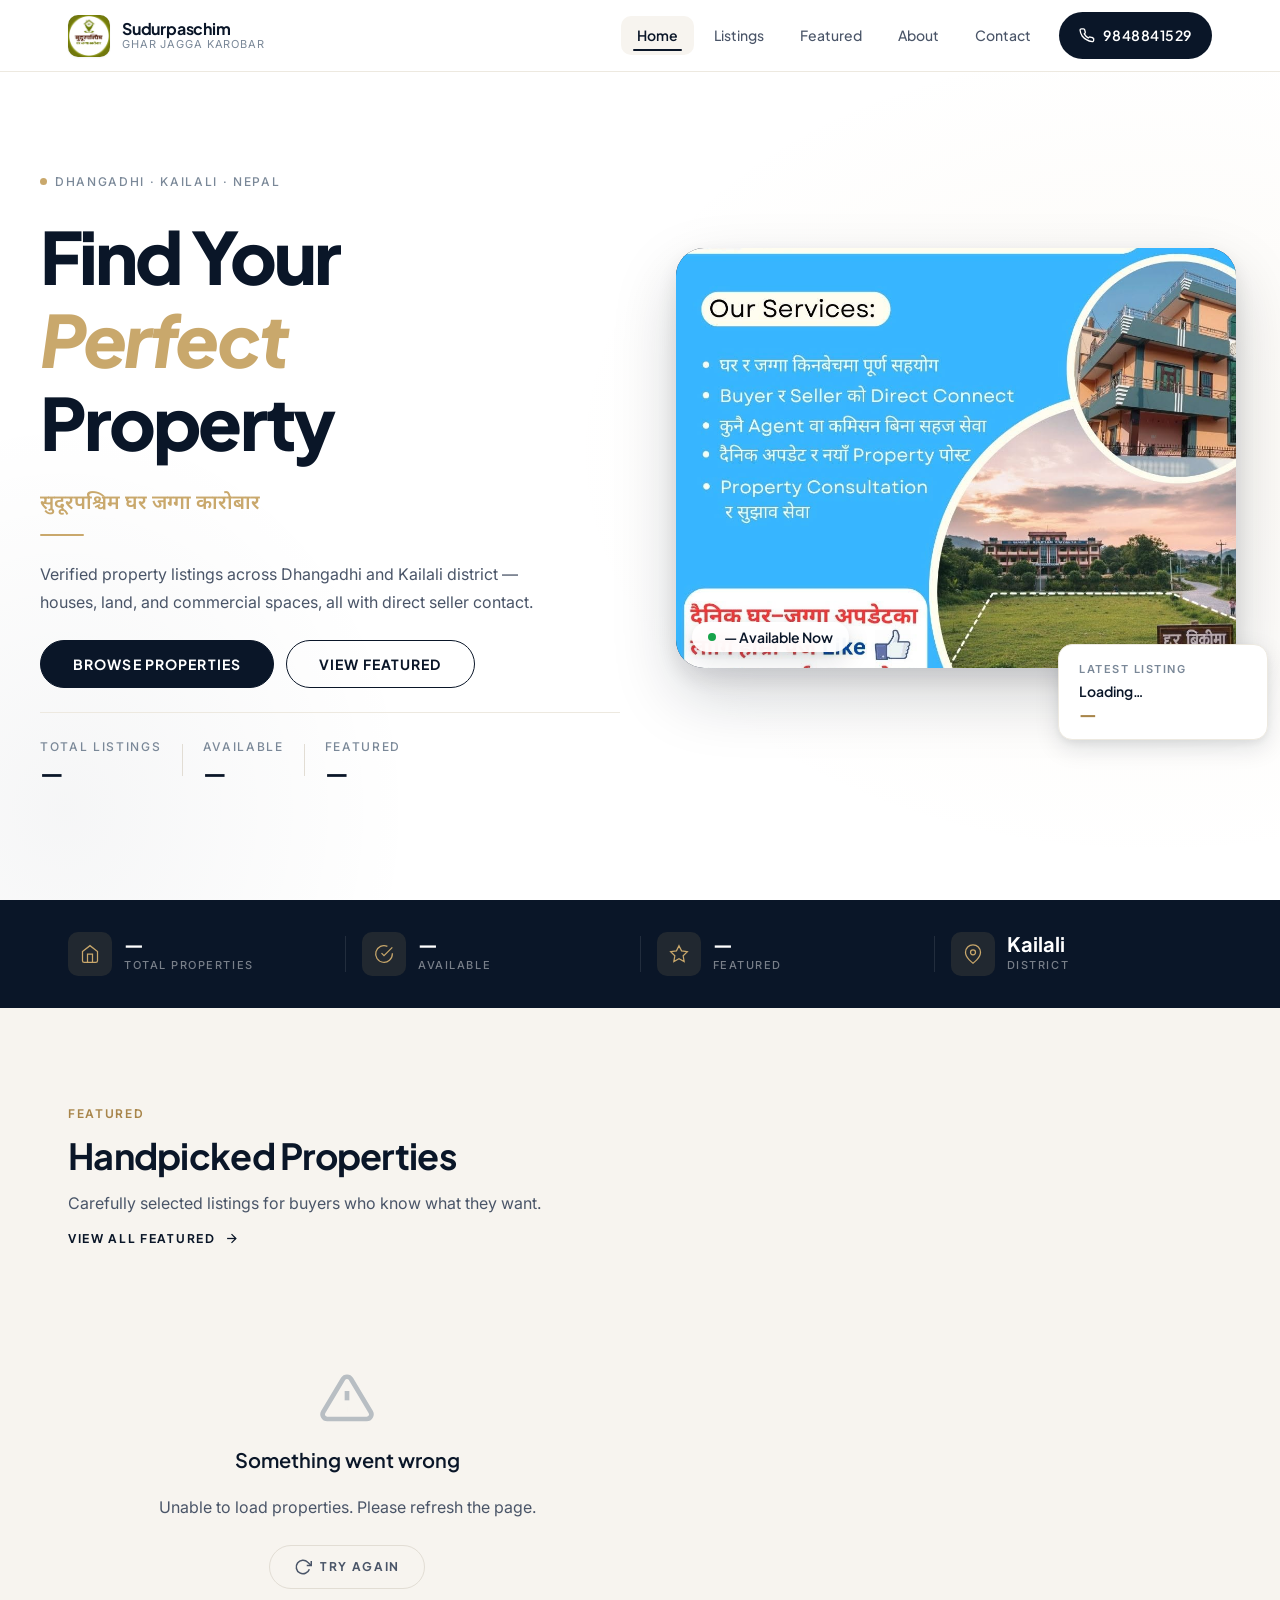
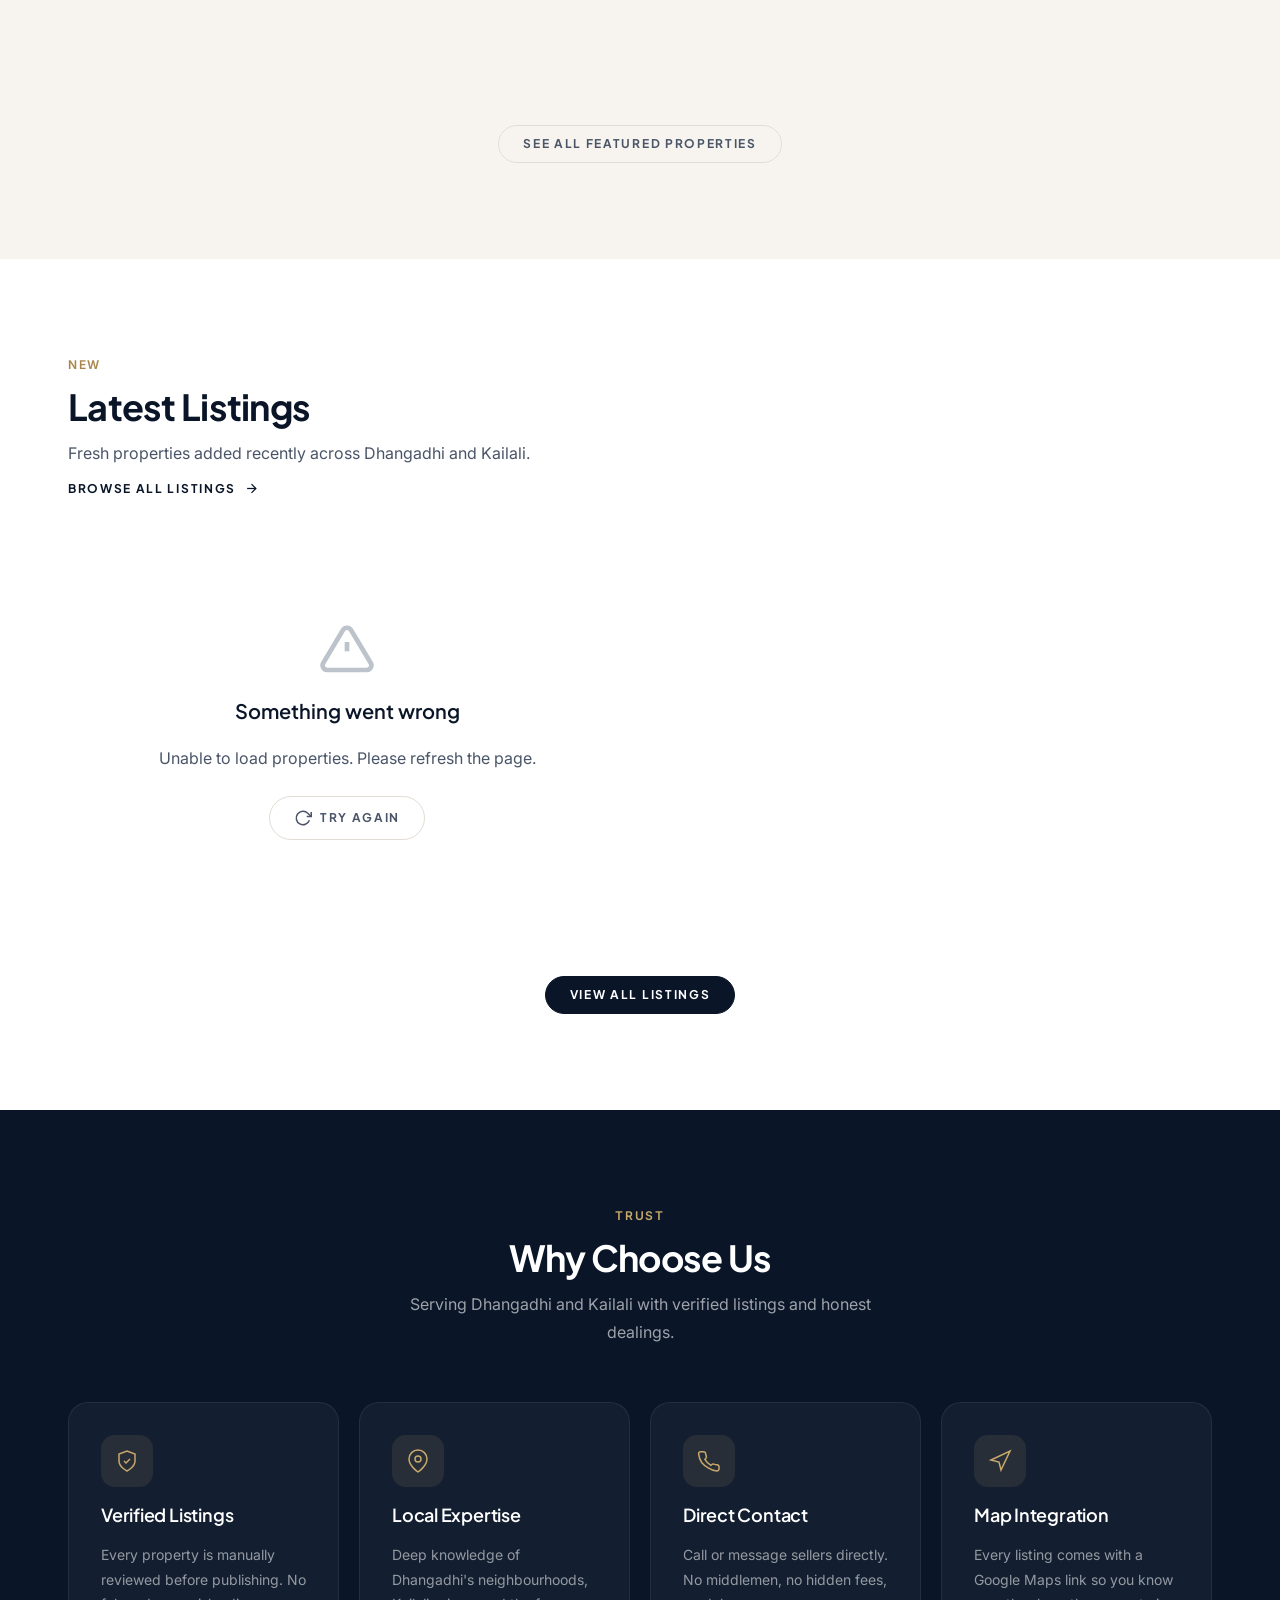
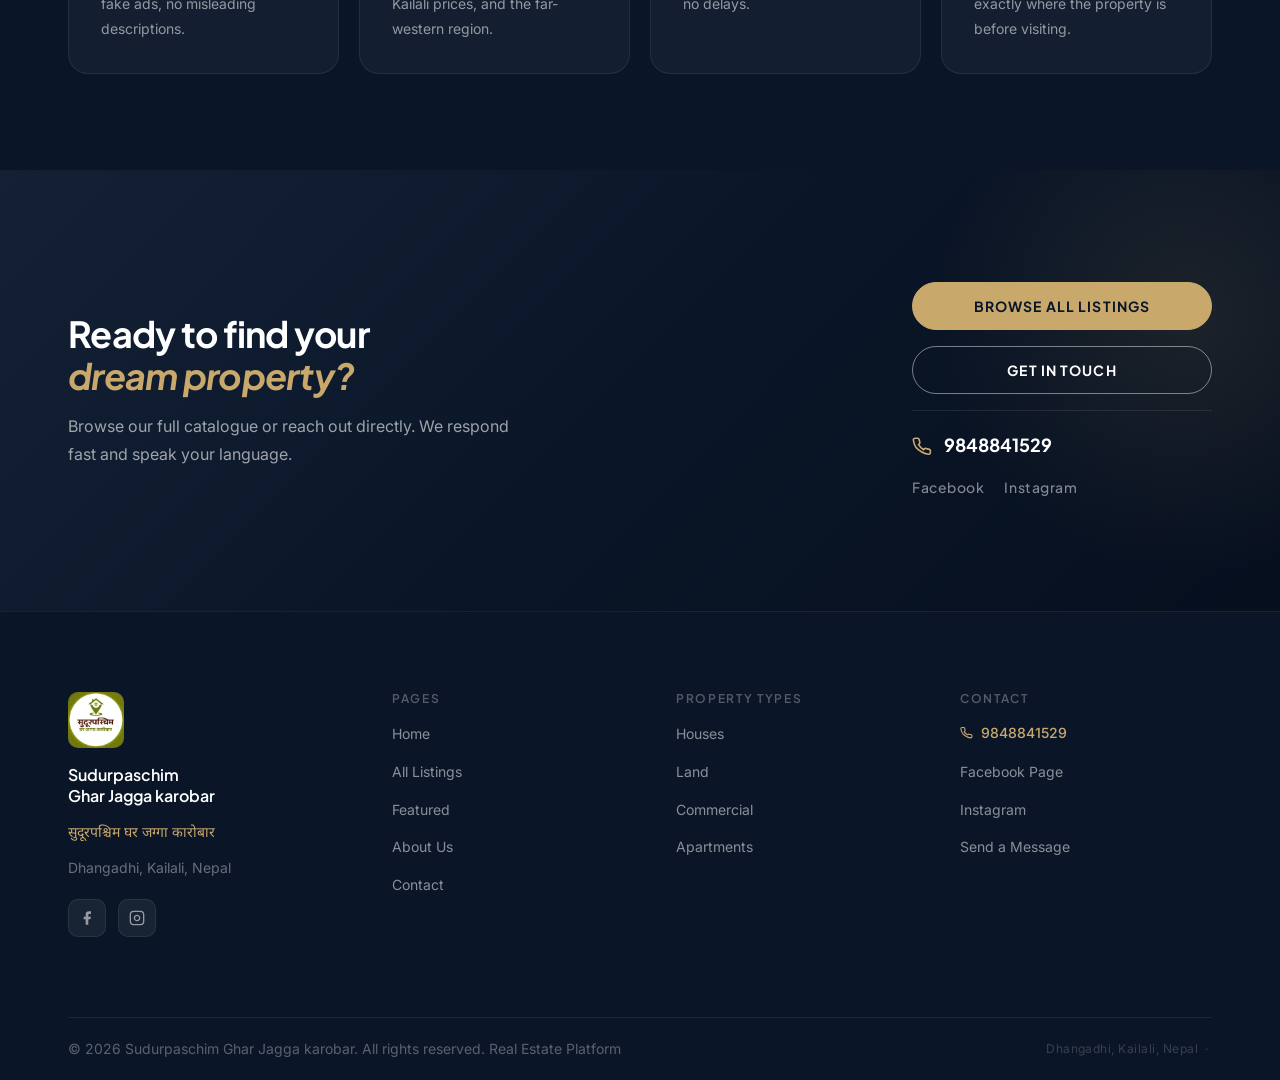
<file: index.html>
<!DOCTYPE html>
<html lang="en">
<head>
  <meta charset="UTF-8">
  <meta name="viewport" content="width=device-width, initial-scale=1.0">

  <title>Sudurpaschim Ghar Jagga Kaarobaar | सुदूरपश्चिम घर जग्गा कारोबार</title>

  <meta name="description" content="Premium real estate listings in Dhangadhi, Kailali, Nepal. Browse houses, land, and commercial properties with verified listings and direct seller contact.">
  <meta name="keywords" content="real estate Nepal, ghar jagga Dhangadhi, Kailali property, घर जग्गा, सुदूरपश्चिम, property Nepal, jagga bechna kinnu">
  <meta name="author" content="Sudurpaschim Ghar Jagga Kaarobaar">
  <meta name="theme-color" content="#0A1628">

  <meta name="author" content="Sudurpaschim Ghar Jagga Kaarobaar">
  <meta property="og:type"        content="website">
  <meta property="og:title"       content="Sudurpaschim Ghar Jagga Kaarobaar">
  <meta property="og:description" content="Verified real estate listings in Dhangadhi, Kailali, Nepal. Houses, land, commercial spaces.">
  <meta property="og:locale"      content="ne_NP">

  <meta name="description" content="Sudurpaschim Ghar Jagga Kaarobaar is a trusted real estate platform in Sudurpashchim, Nepal. Browse verified land and house listings, connect with buyers and sellers, and receive free property consultation.">
  <link rel="preconnect" href="https://fonts.googleapis.com">
  <link rel="preconnect" href="https://fonts.gstatic.com" crossorigin>
  <link href="https://fonts.googleapis.com/css2?family=Plus+Jakarta+Sans:ital,wght@0,300;0,400;0,500;0,600;0,700;0,800;1,600&family=Inter:wght@300;400;500;600&family=Noto+Sans+Devanagari:wght@400;600;700&display=swap" rel="stylesheet">

  <link rel="icon" type="image/x-icon" href="images/favicon.ico">
  <link rel="stylesheet" href="css/style.css">
  <link rel="stylesheet" href="css/animations.css">
  <link rel="stylesheet" href="css/responsive.css">
</head>

<body>

  <!-- ═══════════════════════════════════════════
       SITE HEADER / NAVIGATION
  ═══════════════════════════════════════════ -->
  <header class="site-header" id="siteHeader" role="banner">
    <nav class="nav-wrapper" aria-label="Main navigation">

      <a href="index.html" class="nav-logo" aria-label="Sudurpaschim Ghar Jagga karobar – go to homepage">
        <img
          src="images/logo/logo.jpg"
          alt="Sudurpaschim Ghar Jagga Kaarobaar logo"
          class="nav-logo__img"
          width="48"
          height="48"
          onerror="this.style.display='none'"
        >
        <div class="nav-logo__text">
          <span class="nav-logo__primary">Sudurpaschim</span>
          <span class="nav-logo__secondary">Ghar Jagga karobar</span>
        </div>
      </a>

      <button
        class="nav-toggle"
        id="navToggle"
        aria-label="Open navigation menu"
        aria-controls="navMenu"
        aria-expanded="false"
      >
        <span class="nav-toggle__bar"></span>
        <span class="nav-toggle__bar"></span>
        <span class="nav-toggle__bar"></span>
      </button>

      <ul class="nav-menu" id="navMenu" role="list">
        <li><a href="index.html"    class="nav-link nav-link--active">Home</a></li>
        <li><a href="listings.html" class="nav-link">Listings</a></li>
        <li><a href="featured.html" class="nav-link">Featured</a></li>
        <li><a href="about.html"    class="nav-link">About</a></li>
        <li><a href="contact.html"  class="nav-link">Contact</a></li>
        <li>
          <a href="tel:9848841529" class="nav-phone" aria-label="Call us at 9848841529">
            <svg class="nav-phone__icon" xmlns="http://www.w3.org/2000/svg" viewBox="0 0 24 24" fill="none" stroke="currentColor" stroke-width="2" aria-hidden="true">
              <path d="M22 16.92v3a2 2 0 0 1-2.18 2 19.79 19.79 0 0 1-8.63-3.07A19.5 19.5 0 0 1 4.69 13.5a19.79 19.79 0 0 1-3.07-8.67A2 2 0 0 1 3.6 2.69h3a2 2 0 0 1 2 1.72c.127.96.361 1.903.7 2.81a2 2 0 0 1-.45 2.11L7.91 10.4a16 16 0 0 0 6 6l.91-.86a2 2 0 0 1 2.11-.45 12.84 12.84 0 0 0 2.81.7A2 2 0 0 1 21.5 18v-.08z"></path>
            </svg>
            <span>9848841529</span>
          </a>
        </li>
      </ul>

    </nav>
  </header>


  <main id="main-content">

    <!-- ═══════════════════════════════════════════
         HERO SECTION
    ═══════════════════════════════════════════ -->
    <section class="hero" id="hero" aria-label="Hero — find your property">
      <div class="hero__inner">

        <!-- Left: Copy -->
        <div class="hero__content">
          <div class="hero__eyebrow" aria-label="Location">
            <span class="hero__eyebrow-dot" aria-hidden="true"></span>
            <span>Dhangadhi · Kailali · Nepal</span>
          </div>

          <h1 class="hero__headline">
            Find Your<br>
            <em class="hero__headline-em">Perfect</em><br>
            Property
          </h1>

          <p class="hero__devanagari" lang="ne" aria-label="Sudurpaschim Ghar Jagga Kaarobaar in Devanagari">
            सुदूरपश्चिम घर जग्गा कारोबार
          </p>

          <p class="hero__description">
            Verified property listings across Dhangadhi and Kailali district —
            houses, land, and commercial spaces, all with direct seller contact.
          </p>

          <div class="hero__actions" role="group" aria-label="Primary actions">
            <a href="listings.html" class="btn btn--primary btn--large">Browse Properties</a>
            <a href="featured.html" class="btn btn--ghost btn--large">View Featured</a>
          </div>

          <dl class="hero__stats" id="heroStats" aria-label="Live listing statistics">
            <div class="hero__stat">
              <dt class="hero__stat-label">Total Listings</dt>
              <dd class="hero__stat-number" id="statTotal">—</dd>
            </div>
            <div class="hero__stat-divider" aria-hidden="true"></div>
            <div class="hero__stat">
              <dt class="hero__stat-label">Available</dt>
              <dd class="hero__stat-number" id="statAvailable">—</dd>
            </div>
            <div class="hero__stat-divider" aria-hidden="true"></div>
            <div class="hero__stat">
              <dt class="hero__stat-label">Featured</dt>
              <dd class="hero__stat-number" id="statFeatured">—</dd>
            </div>
          </dl>
        </div>

        <!-- Right: Visual frame -->
        <div class="hero__visual" aria-hidden="true">
          <div class="hero__frame">
            <div class="hero__frame-image" id="heroFrameImage">
    <img
        src="images/hero-property.jpg"
        alt="Featured Property"
        class="hero__image">
</div>
            <div class="hero__badge" id="heroBadge">
              <span class="hero__badge-dot" aria-hidden="true"></span>
              <span><strong id="heroBadgeCount">—</strong> Available Now</span>
            </div>
          </div>

          <div class="hero__float-card" id="heroFloatCard">
            <span class="hero__float-label">Latest Listing</span>
            <span class="hero__float-title" id="heroFloatTitle">Loading…</span>
            <span class="hero__float-price" id="heroFloatPrice">—</span>
          </div>
        </div>

      </div>
    </section>


    <!-- ═══════════════════════════════════════════
         STATS BAR
    ═══════════════════════════════════════════ -->
    <section class="stats-bar" aria-label="Platform highlights">
      <div class="stats-bar__inner">

        <div class="stats-bar__item">
          <div class="stats-bar__icon" aria-hidden="true">
            <svg xmlns="http://www.w3.org/2000/svg" viewBox="0 0 24 24" fill="none" stroke="currentColor" stroke-width="1.5">
              <path d="M3 9l9-7 9 7v11a2 2 0 0 1-2 2H5a2 2 0 0 1-2-2z"></path>
              <polyline points="9 22 9 12 15 12 15 22"></polyline>
            </svg>
          </div>
          <div class="stats-bar__text">
            <strong id="sbTotal">—</strong>
            <span>Total Properties</span>
          </div>
        </div>

        <div class="stats-bar__divider" aria-hidden="true"></div>

        <div class="stats-bar__item">
          <div class="stats-bar__icon" aria-hidden="true">
            <svg xmlns="http://www.w3.org/2000/svg" viewBox="0 0 24 24" fill="none" stroke="currentColor" stroke-width="1.5">
              <path d="M22 11.08V12a10 10 0 1 1-5.93-9.14"></path>
              <polyline points="22 4 12 14.01 9 11.01"></polyline>
            </svg>
          </div>
          <div class="stats-bar__text">
            <strong id="sbAvailable">—</strong>
            <span>Available</span>
          </div>
        </div>

        <div class="stats-bar__divider" aria-hidden="true"></div>

        <div class="stats-bar__item">
          <div class="stats-bar__icon" aria-hidden="true">
            <svg xmlns="http://www.w3.org/2000/svg" viewBox="0 0 24 24" fill="none" stroke="currentColor" stroke-width="1.5">
              <polygon points="12 2 15.09 8.26 22 9.27 17 14.14 18.18 21.02 12 17.77 5.82 21.02 7 14.14 2 9.27 8.91 8.26 12 2"></polygon>
            </svg>
          </div>
          <div class="stats-bar__text">
            <strong id="sbFeatured">—</strong>
            <span>Featured</span>
          </div>
        </div>

        <div class="stats-bar__divider" aria-hidden="true"></div>

        <div class="stats-bar__item">
          <div class="stats-bar__icon" aria-hidden="true">
            <svg xmlns="http://www.w3.org/2000/svg" viewBox="0 0 24 24" fill="none" stroke="currentColor" stroke-width="1.5">
              <path d="M21 10c0 7-9 13-9 13s-9-6-9-13a9 9 0 0 1 18 0z"></path>
              <circle cx="12" cy="10" r="3"></circle>
            </svg>
          </div>
          <div class="stats-bar__text">
            <strong>Kailali</strong>
            <span>District</span>
          </div>
        </div>

      </div>
    </section>


    <!-- ═══════════════════════════════════════════
         FEATURED PROPERTIES
    ═══════════════════════════════════════════ -->
    <section class="section section--light" id="featuredSection" aria-labelledby="featuredHeading">
      <div class="section__inner">

        <header class="section__header">
          <div class="section__eyebrow">Featured</div>
          <h2 class="section__title" id="featuredHeading">Handpicked Properties</h2>
          <p class="section__subtitle">Carefully selected listings for buyers who know what they want.</p>
          <a href="featured.html" class="section__link" aria-label="View all featured properties">
            View all featured
            <svg xmlns="http://www.w3.org/2000/svg" viewBox="0 0 24 24" fill="none" stroke="currentColor" stroke-width="2" aria-hidden="true">
              <line x1="5" y1="12" x2="19" y2="12"></line>
              <polyline points="12 5 19 12 12 19"></polyline>
            </svg>
          </a>
        </header>

        <div
          class="properties-grid"
          id="featuredGrid"
          role="list"
          aria-label="Featured property cards"
          aria-live="polite"
          aria-busy="true"
        >
          <!-- Skeleton loaders while API fetches -->
          <div class="skeleton-card" role="listitem" aria-hidden="true"></div>
          <div class="skeleton-card" role="listitem" aria-hidden="true"></div>
          <div class="skeleton-card" role="listitem" aria-hidden="true"></div>
        </div>

        <div class="section__footer">
          <a href="featured.html" class="btn btn--outline">See All Featured Properties</a>
        </div>

      </div>
    </section>


    <!-- ═══════════════════════════════════════════
         LATEST LISTINGS
    ═══════════════════════════════════════════ -->
    <section class="section section--white" id="latestSection" aria-labelledby="latestHeading">
      <div class="section__inner">

        <header class="section__header">
          <div class="section__eyebrow">New</div>
          <h2 class="section__title" id="latestHeading">Latest Listings</h2>
          <p class="section__subtitle">Fresh properties added recently across Dhangadhi and Kailali.</p>
          <a href="listings.html" class="section__link" aria-label="Browse all property listings">
            Browse all listings
            <svg xmlns="http://www.w3.org/2000/svg" viewBox="0 0 24 24" fill="none" stroke="currentColor" stroke-width="2" aria-hidden="true">
              <line x1="5" y1="12" x2="19" y2="12"></line>
              <polyline points="12 5 19 12 12 19"></polyline>
            </svg>
          </a>
        </header>

        <div
          class="properties-grid"
          id="latestGrid"
          role="list"
          aria-label="Latest property cards"
          aria-live="polite"
          aria-busy="true"
        >
          <!-- Skeleton loaders while API fetches -->
          <div class="skeleton-card" role="listitem" aria-hidden="true"></div>
          <div class="skeleton-card" role="listitem" aria-hidden="true"></div>
          <div class="skeleton-card" role="listitem" aria-hidden="true"></div>
        </div>

        <div class="section__footer">
          <a href="listings.html" class="btn btn--primary">View All Listings</a>
        </div>

      </div>
    </section>


    <!-- ═══════════════════════════════════════════
         WHY CHOOSE US
    ═══════════════════════════════════════════ -->
    <section class="section section--dark" id="trustSection" aria-labelledby="trustHeading">
      <div class="section__inner">

        <header class="section__header section__header--centered">
          <div class="section__eyebrow section__eyebrow--light">Trust</div>
          <h2 class="section__title section__title--light" id="trustHeading">Why Choose Us</h2>
          <p class="section__subtitle section__subtitle--light">
            Serving Dhangadhi and Kailali with verified listings and honest dealings.
          </p>
        </header>

        <div class="trust-grid" role="list">

          <article class="trust-card" role="listitem">
            <div class="trust-card__icon" aria-hidden="true">
              <svg xmlns="http://www.w3.org/2000/svg" viewBox="0 0 24 24" fill="none" stroke="currentColor" stroke-width="1.5">
                <path d="M12 22s8-4 8-10V5l-8-3-8 3v7c0 6 8 10 8 10z"></path>
                <polyline points="9 12 11 14 15 10"></polyline>
              </svg>
            </div>
            <h3 class="trust-card__title">Verified Listings</h3>
            <p class="trust-card__text">Every property is manually reviewed before publishing. No fake ads, no misleading descriptions.</p>
          </article>

          <article class="trust-card" role="listitem">
            <div class="trust-card__icon" aria-hidden="true">
              <svg xmlns="http://www.w3.org/2000/svg" viewBox="0 0 24 24" fill="none" stroke="currentColor" stroke-width="1.5">
                <path d="M21 10c0 7-9 13-9 13s-9-6-9-13a9 9 0 0 1 18 0z"></path>
                <circle cx="12" cy="10" r="3"></circle>
              </svg>
            </div>
            <h3 class="trust-card__title">Local Expertise</h3>
            <p class="trust-card__text">Deep knowledge of Dhangadhi's neighbourhoods, Kailali prices, and the far-western region.</p>
          </article>

          <article class="trust-card" role="listitem">
            <div class="trust-card__icon" aria-hidden="true">
              <svg xmlns="http://www.w3.org/2000/svg" viewBox="0 0 24 24" fill="none" stroke="currentColor" stroke-width="1.5">
                <path d="M22 16.92v3a2 2 0 0 1-2.18 2 19.79 19.79 0 0 1-8.63-3.07A19.5 19.5 0 0 1 4.69 13.5a19.79 19.79 0 0 1-3.07-8.67A2 2 0 0 1 3.6 2.69h3a2 2 0 0 1 2 1.72 12.84 12.84 0 0 0 .7 2.81 2 2 0 0 1-.45 2.11L7.91 10.4a16 16 0 0 0 6 6l.91-.86a2 2 0 0 1 2.11-.45 12.84 12.84 0 0 0 2.81.7A2 2 0 0 1 22 18v-.08z"></path>
              </svg>
            </div>
            <h3 class="trust-card__title">Direct Contact</h3>
            <p class="trust-card__text">Call or message sellers directly. No middlemen, no hidden fees, no delays.</p>
          </article>

          <article class="trust-card" role="listitem">
            <div class="trust-card__icon" aria-hidden="true">
              <svg xmlns="http://www.w3.org/2000/svg" viewBox="0 0 24 24" fill="none" stroke="currentColor" stroke-width="1.5">
                <polygon points="3 11 22 2 13 21 11 13 3 11"></polygon>
              </svg>
            </div>
            <h3 class="trust-card__title">Map Integration</h3>
            <p class="trust-card__text">Every listing comes with a Google Maps link so you know exactly where the property is before visiting.</p>
          </article>

        </div>

      </div>
    </section>


    <!-- ═══════════════════════════════════════════
         CALL-TO-ACTION STRIP
    ═══════════════════════════════════════════ -->
    <section class="cta-strip" aria-labelledby="ctaHeading">
      <div class="cta-strip__inner">

        <div class="cta-strip__content">
          <h2 class="cta-strip__title" id="ctaHeading">
            Ready to find your<br>
            <em>dream property?</em>
          </h2>
          <p class="cta-strip__text">
            Browse our full catalogue or reach out directly.
            We respond fast and speak your language.
          </p>
        </div>

        <div class="cta-strip__actions">
          <a href="listings.html" class="btn btn--gold btn--large">Browse All Listings</a>
          <a href="contact.html"  class="btn btn--ghost-light btn--large">Get in Touch</a>
          <div class="cta-strip__contact">
            <a href="tel:9848841529" class="cta-strip__phone" aria-label="Call 9848841529">
              <svg xmlns="http://www.w3.org/2000/svg" viewBox="0 0 24 24" fill="none" stroke="currentColor" stroke-width="2" aria-hidden="true">
                <path d="M22 16.92v3a2 2 0 0 1-2.18 2 19.79 19.79 0 0 1-8.63-3.07A19.5 19.5 0 0 1 4.69 13.5a19.79 19.79 0 0 1-3.07-8.67A2 2 0 0 1 3.6 2.69h3a2 2 0 0 1 2 1.72 12.84 12.84 0 0 0 .7 2.81 2 2 0 0 1-.45 2.11L7.91 10.4a16 16 0 0 0 6 6l.91-.86a2 2 0 0 1 2.11-.45 12.84 12.84 0 0 0 2.81.7A2 2 0 0 1 22 18v-.08z"></path>
              </svg>
              9848841529
            </a>
            <div class="cta-strip__socials">
              <a
                href="https://www.facebook.com/profile.php?id=100064083400124"
                class="cta-strip__social-link"
                target="_blank"
                rel="noopener noreferrer"
                aria-label="Visit our Facebook page"
              >Facebook</a>
              <a
                href="https://www.instagram.com/sudurpaschimgharjagga/"
                class="cta-strip__social-link"
                target="_blank"
                rel="noopener noreferrer"
                aria-label="Visit our Instagram page"
              >Instagram</a>
            </div>
          </div>
        </div>

      </div>
    </section>

  </main><!-- /main -->


  <!-- ═══════════════════════════════════════════
       SITE FOOTER
  ═══════════════════════════════════════════ -->
  <footer class="site-footer" role="contentinfo">
    <div class="site-footer__inner">

      <div class="site-footer__top">

        <!-- Brand column -->
        <div class="footer-brand">
          <a href="index.html" class="footer-brand__logo" aria-label="Homepage">
            <img
              src="images/logo/logo.jpg"
              alt="Sudurpaschim Ghar Jagga Kaarobaar"
              class="footer-brand__img"
              width="56"
              height="56"
              onerror="this.style.display='none'"
            >
          </a>
          <p class="footer-brand__name">Sudurpaschim<br>Ghar Jagga karobar</p>
          <p class="footer-brand__devanagari" lang="ne">सुदूरपश्चिम घर जग्गा कारोबार</p>
          <p class="footer-brand__location">Dhangadhi, Kailali, Nepal</p>
          <div class="footer-brand__socials">
            <a
              href="https://www.facebook.com/profile.php?id=100064083400124"
              class="footer-social-link"
              target="_blank"
              rel="noopener noreferrer"
              aria-label="Facebook"
            >
              <svg viewBox="0 0 24 24" fill="currentColor" xmlns="http://www.w3.org/2000/svg" aria-hidden="true">
                <path d="M18 2h-3a5 5 0 0 0-5 5v3H7v4h3v8h4v-8h3l1-4h-4V7a1 1 0 0 1 1-1h3z"></path>
              </svg>
            </a>
            <a
              href="https://www.instagram.com/sudurpaschimgharjagga/"
              class="footer-social-link"
              target="_blank"
              rel="noopener noreferrer"
              aria-label="Instagram"
            >
              <svg viewBox="0 0 24 24" fill="none" stroke="currentColor" stroke-width="2" xmlns="http://www.w3.org/2000/svg" aria-hidden="true">
                <rect x="2" y="2" width="20" height="20" rx="5" ry="5"></rect>
                <path d="M16 11.37A4 4 0 1 1 12.63 8 4 4 0 0 1 16 11.37z"></path>
                <line x1="17.5" y1="6.5" x2="17.51" y2="6.5"></line>
              </svg>
            </a>
          </div>
        </div>

        <!-- Navigation columns -->
        <nav class="footer-nav" aria-label="Footer navigation">

          <div class="footer-nav__group">
            <h3 class="footer-nav__heading">Pages</h3>
            <ul class="footer-nav__list" role="list">
              <li><a href="index.html"    class="footer-nav__link">Home</a></li>
              <li><a href="listings.html" class="footer-nav__link">All Listings</a></li>
              <li><a href="featured.html" class="footer-nav__link">Featured</a></li>
              <li><a href="about.html"    class="footer-nav__link">About Us</a></li>
              <li><a href="contact.html"  class="footer-nav__link">Contact</a></li>
            </ul>
          </div>

          <div class="footer-nav__group">
            <h3 class="footer-nav__heading">Property Types</h3>
            <ul class="footer-nav__list" role="list">
              <li><a href="listings.html?type=house"      class="footer-nav__link">Houses</a></li>
              <li><a href="listings.html?type=land"       class="footer-nav__link">Land</a></li>
              <li><a href="listings.html?type=commercial" class="footer-nav__link">Commercial</a></li>
              <li><a href="listings.html?type=apartment"  class="footer-nav__link">Apartments</a></li>
            </ul>
          </div>

          <div class="footer-nav__group">
            <h3 class="footer-nav__heading">Contact</h3>
            <ul class="footer-nav__list" role="list">
              <li>
                <a href="tel:9848841529" class="footer-nav__link footer-nav__link--phone" aria-label="Call 9848841529">
                  <svg xmlns="http://www.w3.org/2000/svg" viewBox="0 0 24 24" fill="none" stroke="currentColor" stroke-width="2" aria-hidden="true">
                    <path d="M22 16.92v3a2 2 0 0 1-2.18 2 19.79 19.79 0 0 1-8.63-3.07A19.5 19.5 0 0 1 4.69 13.5a19.79 19.79 0 0 1-3.07-8.67A2 2 0 0 1 3.6 2.69h3a2 2 0 0 1 2 1.72 12.84 12.84 0 0 0 .7 2.81 2 2 0 0 1-.45 2.11L7.91 10.4a16 16 0 0 0 6 6l.91-.86a2 2 0 0 1 2.11-.45 12.84 12.84 0 0 0 2.81.7A2 2 0 0 1 22 18v-.08z"></path>
                  </svg>
                  9848841529
                </a>
              </li>
              <li>
                <a
                  href="https://www.facebook.com/profile.php?id=100064083400124"
                  class="footer-nav__link"
                  target="_blank"
                  rel="noopener noreferrer"
                >Facebook Page</a>
              </li>
              <li>
                <a
                  href="https://www.instagram.com/sudurpaschimgharjagga/"
                  class="footer-nav__link"
                  target="_blank"
                  rel="noopener noreferrer"
                >Instagram</a>
              </li>
              <li>
                <a href="contact.html" class="footer-nav__link">Send a Message</a>
              </li>
            </ul>
          </div>

        </nav><!-- /footer-nav -->

      </div><!-- /footer__top -->

      <div class="site-footer__bottom">
        <p class="site-footer__copy">
          &copy; <span id="footerYear">2025</span>
          Sudurpaschim Ghar Jagga karobar. All rights reserved. Real Estate Platform 
        </p>
        <p class="site-footer__note">
          Dhangadhi, Kailali, Nepal &nbsp;·&nbsp; 
        </p>
      </div>

    </div><!-- /footer__inner -->
  </footer>


  <!-- External JS — loaded at end of body for performance -->
  <script src="js/script.js"></script>

</body>
</html>
</file>
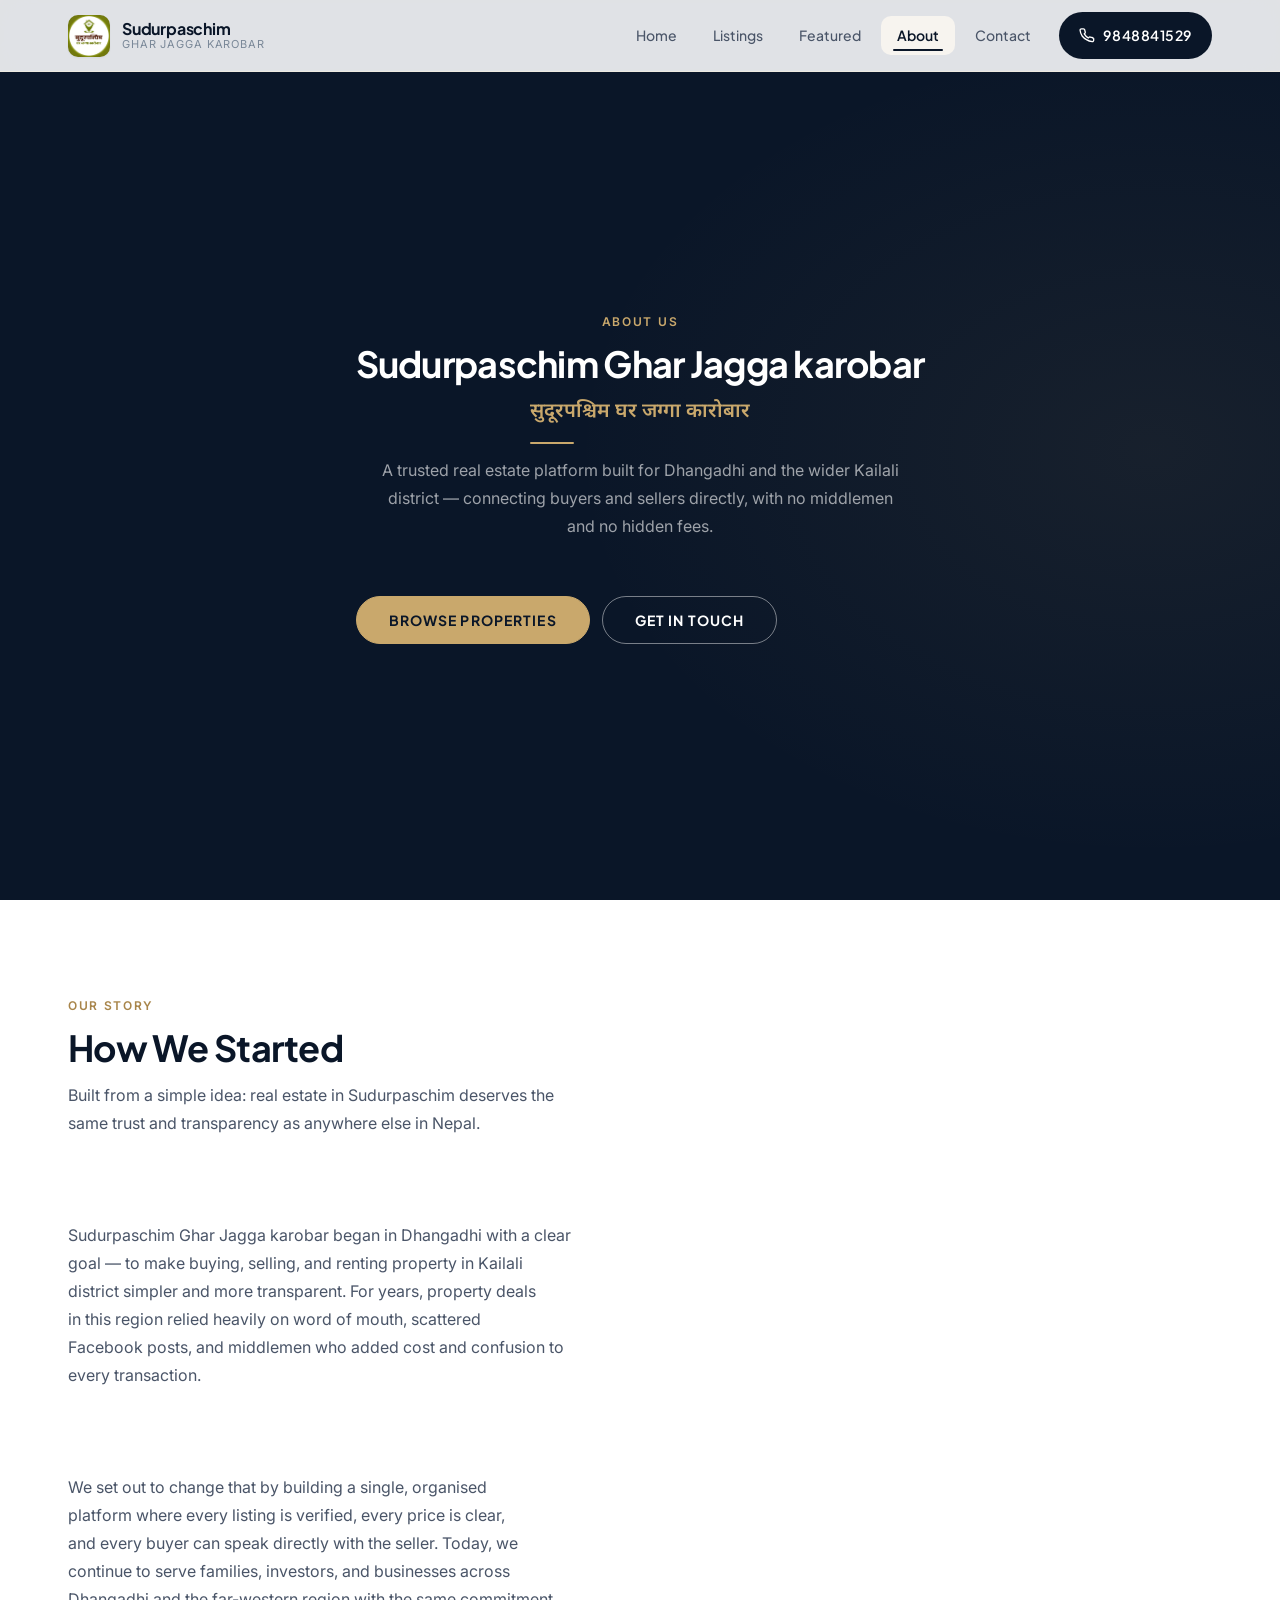
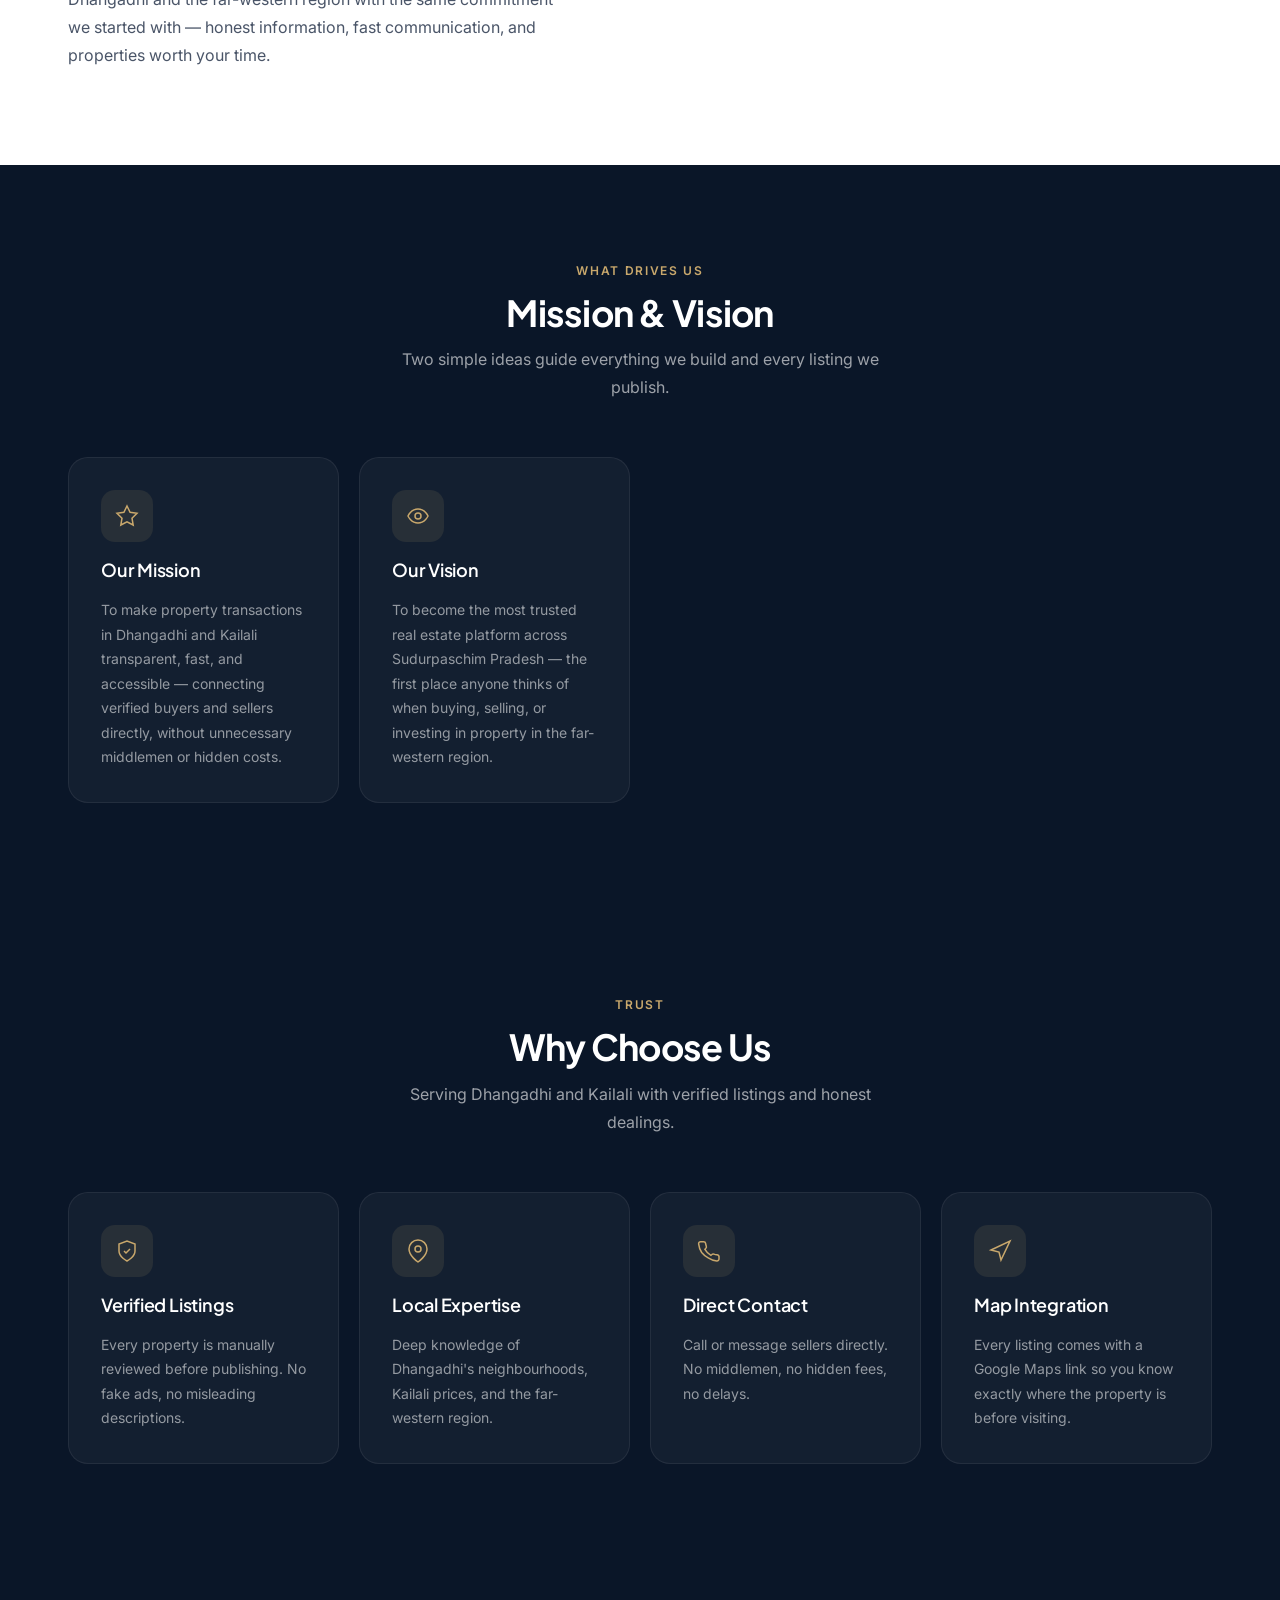
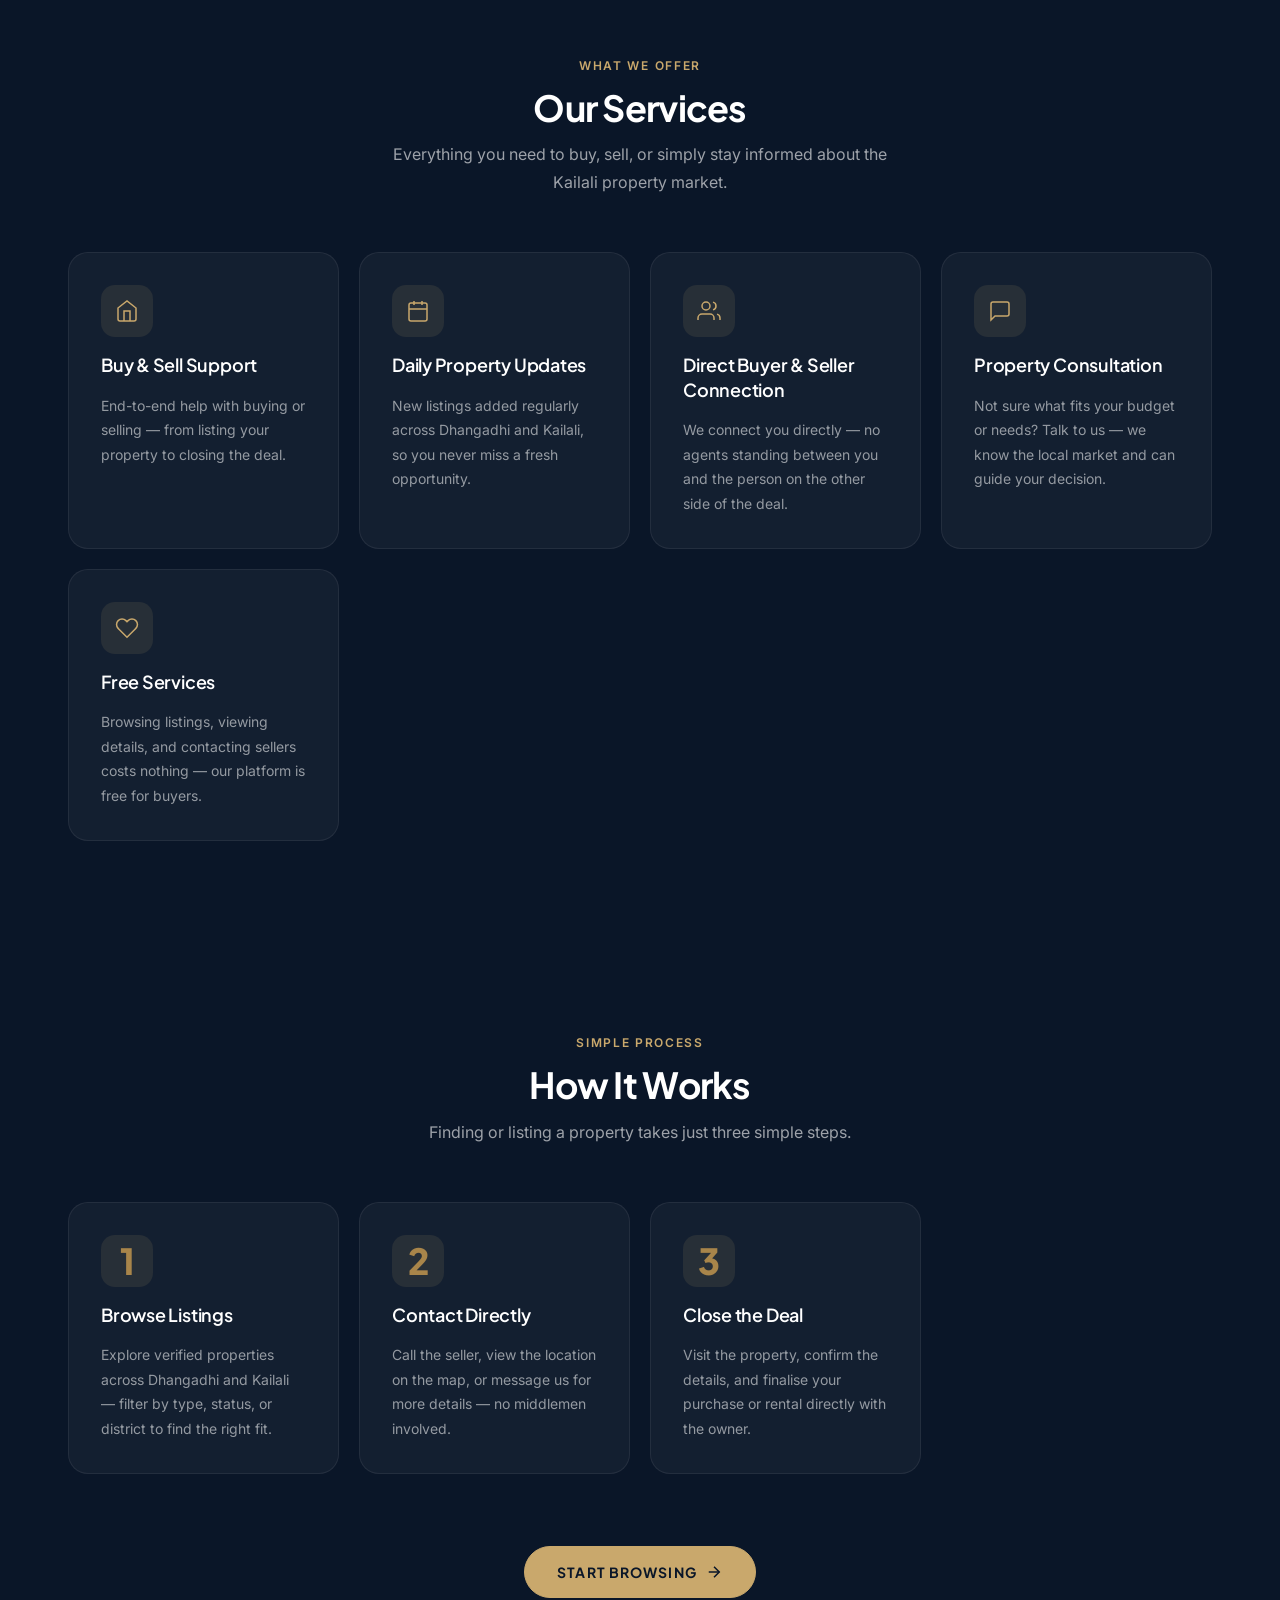
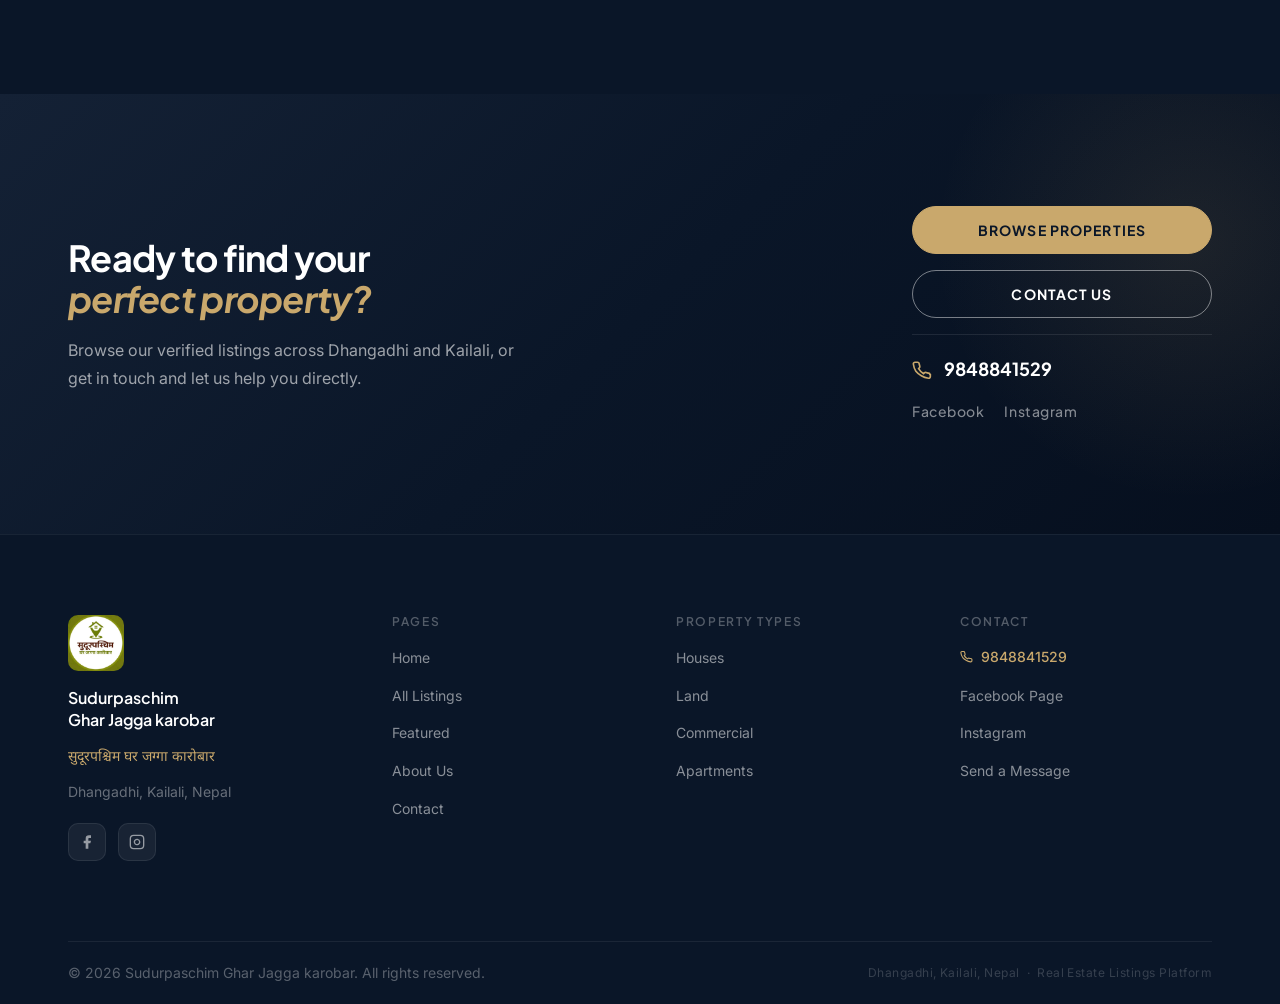
<file: about.html>
<!DOCTYPE html>
<html lang="en">
<head>
  <meta charset="UTF-8">
  <meta name="viewport" content="width=device-width, initial-scale=1.0">

  <title>About Us | Sudurpaschim Ghar Jagga Kaarobaar | सुदूरपश्चिम घर जग्गा कारोबार</title>

  <meta name="description"    content="Learn about Sudurpaschim Ghar Jagga Kaarobaar — a trusted real estate agency in Dhangadhi, Kailali, Nepal. Our story, mission, and services.">
  <meta name="keywords"       content="about real estate Nepal, Dhangadhi property agency, Kailali ghar jagga, सुदूरपश्चिम घर जग्गा कारोबार बारे">
  <meta name="author"         content="Sudurpaschim Ghar Jagga Kaarobaar">
  <meta name="theme-color"    content="#0A1628">
  <meta name="author" content="Sudurpaschim Ghar Jagga Kaarobaar">

  <meta property="og:type"        content="website">
  <meta property="og:title"       content="About Us — Sudurpaschim Ghar Jagga Kaarobaar">
  <meta property="og:description" content="Trusted real estate agency serving Dhangadhi and Kailali district, Nepal.">
  <meta property="og:locale"      content="ne_NP">

  <meta name="description" content="Sudurpaschim Ghar Jagga Kaarobaar is a trusted real estate platform in Sudurpashchim, Nepal. Browse verified land and house listings, connect with buyers and sellers, and receive free property consultation.">
  <link rel="preconnect" href="https://fonts.googleapis.com">
  <link rel="preconnect" href="https://fonts.gstatic.com" crossorigin>
  <link href="https://fonts.googleapis.com/css2?family=Plus+Jakarta+Sans:ital,wght@0,300;0,400;0,500;0,600;0,700;0,800;1,600&family=Inter:wght@300;400;500;600&family=Noto+Sans+Devanagari:wght@400;600;700&display=swap" rel="stylesheet">
  <link rel="icon" type="image/x-icon" href="images/favicon.ico">

  <link rel="stylesheet" href="css/style.css">
  <link rel="stylesheet" href="css/animations.css">
  <link rel="stylesheet" href="css/responsive.css">
</head>

<body>

  <!-- ═══════════════════════════════════════════
       SITE HEADER / NAVIGATION
       Identical across all pages.
       "About" carries nav-link--active here.
  ═══════════════════════════════════════════ -->
  <header class="site-header" id="siteHeader" role="banner">
    <nav class="nav-wrapper" aria-label="Main navigation">

      <a href="index.html" class="nav-logo"
         aria-label="Sudurpaschim Ghar Jagga Kaarobaar — go to homepage">
        <img
          src="images/logo/logo.jpg"
          alt="Sudurpaschim Ghar Jagga Kaarobaar logo"
          class="nav-logo__img"
          width="48" height="48"
          onerror="this.style.display='none'"
        >
        <div class="nav-logo__text">
          <span class="nav-logo__primary">Sudurpaschim</span>
          <span class="nav-logo__secondary">Ghar Jagga karobar</span>
        </div>
      </a>

      <button
        class="nav-toggle"
        id="navToggle"
        aria-label="Open navigation menu"
        aria-controls="navMenu"
        aria-expanded="false"
      >
        <span class="nav-toggle__bar"></span>
        <span class="nav-toggle__bar"></span>
        <span class="nav-toggle__bar"></span>
      </button>

      <ul class="nav-menu" id="navMenu" role="list">
        <li><a href="index.html"    class="nav-link">Home</a></li>
        <li><a href="listings.html" class="nav-link">Listings</a></li>
        <li><a href="featured.html" class="nav-link">Featured</a></li>
        <li><a href="about.html"    class="nav-link nav-link--active" aria-current="page">About</a></li>
        <li><a href="contact.html"  class="nav-link">Contact</a></li>
        <li>
          <a href="tel:9848841529" class="nav-phone" aria-label="Call us at 9848841529">
            <svg class="nav-phone__icon" xmlns="http://www.w3.org/2000/svg"
                 viewBox="0 0 24 24" fill="none" stroke="currentColor"
                 stroke-width="2" aria-hidden="true">
              <path d="M22 16.92v3a2 2 0 0 1-2.18 2 19.79 19.79 0 0 1-8.63-3.07A19.5 19.5 0 0 1 4.69 13.5a19.79 19.79 0 0 1-3.07-8.67A2 2 0 0 1 3.6 2.69h3a2 2 0 0 1 2 1.72c.127.96.361 1.903.7 2.81a2 2 0 0 1-.45 2.11L7.91 10.4a16 16 0 0 0 6 6l.91-.86a2 2 0 0 1 2.11-.45 12.84 12.84 0 0 0 2.81.7A2 2 0 0 1 21.5 18v-.08z"/>
            </svg>
            <span>9848841529</span>
          </a>
        </li>
      </ul>

    </nav>
  </header>


  <main id="main-content">

    <!-- ═══════════════════════════════════════════
         1. HERO SECTION
         Same pattern as listings.html, featured.html,
         contact.html: .hero clears the fixed nav,
         .section--dark gives the navy background.
    ═══════════════════════════════════════════ -->
    <section
      class="hero section--dark"
      id="aboutHero"
      aria-labelledby="aboutPageTitle"
    >
      <div class="hero__inner">
        <div class="section__inner">

          <header class="section__header section__header--centered">
            <div class="section__eyebrow section__eyebrow--light">
              About Us
            </div>
            <h1 class="section__title section__title--light" id="aboutPageTitle">
              Sudurpaschim Ghar Jagga karobar
            </h1>
            <p class="hero__devanagari" lang="ne" aria-label="Sudurpaschim Ghar Jagga Kaarobaar in Devanagari">
              सुदूरपश्चिम घर जग्गा कारोबार
            </p>
            <p class="section__subtitle section__subtitle--light">
              A trusted real estate platform built for Dhangadhi and the
              wider Kailali district — connecting buyers and sellers
              directly, with no middlemen and no hidden fees.
            </p>
          </header>

          <div class="hero__actions">
            <a href="listings.html" class="btn btn--gold btn--large">Browse Properties</a>
            <a href="contact.html"  class="btn btn--ghost-light btn--large">Get in Touch</a>
          </div>

        </div>
      </div>
    </section>


    <!-- ═══════════════════════════════════════════
         2. OUR STORY
         Reuses .section--white + simple two-part
         text layout, consistent with the property
         description block on property.html.
    ═══════════════════════════════════════════ -->
    <section class="section section--white" aria-labelledby="storyHeading">
      <div class="section__inner">

        <header class="section__header">
          <div class="section__eyebrow">Our Story</div>
          <h2 class="section__title" id="storyHeading">How We Started</h2>
          <p class="section__subtitle">
            Built from a simple idea: real estate in Sudurpaschim deserves
            the same trust and transparency as anywhere else in Nepal.
          </p>
        </header>

        <div class="property-detail__section">
          <p class="property-detail__section-body">
            Sudurpaschim Ghar Jagga karobar began in Dhangadhi with a clear
            goal — to make buying, selling, and renting property in Kailali
            district simpler and more transparent. For years, property deals
            in this region relied heavily on word of mouth, scattered
            Facebook posts, and middlemen who added cost and confusion to
            every transaction.
          </p>
        </div>

        <div class="property-detail__section">
          <p class="property-detail__section-body">
            We set out to change that by building a single, organised
            platform where every listing is verified, every price is clear,
            and every buyer can speak directly with the seller. Today, we
            continue to serve families, investors, and businesses across
            Dhangadhi and the far-western region with the same commitment
            we started with — honest information, fast communication, and
            properties worth your time.
          </p>
        </div>

      </div>
    </section>


    <!-- ═══════════════════════════════════════════
         3 & 4. MISSION + VISION
         Reuses .trust-grid pattern but with only 2
         cards for a balanced two-column layout.
         Dark section for visual rhythm between the
         light Our Story and light Why Choose Us.
    ═══════════════════════════════════════════ -->
    <section class="section section--dark" aria-labelledby="missionVisionHeading">
      <div class="section__inner">

        <header class="section__header section__header--centered">
          <div class="section__eyebrow section__eyebrow--light">What Drives Us</div>
          <h2 class="section__title section__title--light" id="missionVisionHeading">
            Mission &amp; Vision
          </h2>
          <p class="section__subtitle section__subtitle--light">
            Two simple ideas guide everything we build and every listing we publish.
          </p>
        </header>

        <div class="trust-grid" role="list">

          <!-- Mission -->
          <article class="trust-card" role="listitem">
            <div class="trust-card__icon" aria-hidden="true">
              <svg xmlns="http://www.w3.org/2000/svg" viewBox="0 0 24 24"
                   fill="none" stroke="currentColor" stroke-width="1.5">
                <polygon points="12 2 15.09 8.26 22 9.27 17 14.14 18.18 21.02 12 17.77 5.82 21.02 7 14.14 2 9.27 8.91 8.26 12 2"/>
              </svg>
            </div>
            <h3 class="trust-card__title">Our Mission</h3>
            <p class="trust-card__text">
              To make property transactions in Dhangadhi and Kailali
              transparent, fast, and accessible — connecting verified
              buyers and sellers directly, without unnecessary middlemen
              or hidden costs.
            </p>
          </article>

          <!-- Vision -->
          <article class="trust-card" role="listitem">
            <div class="trust-card__icon" aria-hidden="true">
              <svg xmlns="http://www.w3.org/2000/svg" viewBox="0 0 24 24"
                   fill="none" stroke="currentColor" stroke-width="1.5">
                <path d="M2 12s3-7 10-7 10 7 10 7-3 7-10 7-10-7-10-7z"/>
                <circle cx="12" cy="12" r="3"/>
              </svg>
            </div>
            <h3 class="trust-card__title">Our Vision</h3>
            <p class="trust-card__text">
              To become the most trusted real estate platform across
              Sudurpaschim Pradesh — the first place anyone thinks of
              when buying, selling, or investing in property in the
              far-western region.
            </p>
          </article>

        </div>

      </div>
    </section>


    <!-- ═══════════════════════════════════════════
         5. WHY CHOOSE US
         Reuses the exact 4-card trust-grid pattern
         from index.html, with light background here
         to vary the rhythm against the dark section above.
    ═══════════════════════════════════════════ -->
    <section class="section section--dark" aria-labelledby="whyChooseHeading">
      <div class="section__inner">

        <header class="section__header section__header--centered">
          <div class="section__eyebrow section__eyebrow--light">Trust</div>
          <h2 class="section__title section__title--light" id="whyChooseHeading">Why Choose Us</h2>
          <p class="section__subtitle section__subtitle--light">
            Serving Dhangadhi and Kailali with verified listings and honest dealings.
          </p>
        </header>

        <div class="trust-grid" role="list">

          <article class="trust-card" role="listitem">
            <div class="trust-card__icon" aria-hidden="true">
              <svg xmlns="http://www.w3.org/2000/svg" viewBox="0 0 24 24"
                   fill="none" stroke="currentColor" stroke-width="1.5">
                <path d="M12 22s8-4 8-10V5l-8-3-8 3v7c0 6 8 10 8 10z"/>
                <polyline points="9 12 11 14 15 10"/>
              </svg>
            </div>
            <h3 class="trust-card__title">Verified Listings</h3>
            <p class="trust-card__text">
              Every property is manually reviewed before publishing.
              No fake ads, no misleading descriptions.
            </p>
          </article>

          <article class="trust-card" role="listitem">
            <div class="trust-card__icon" aria-hidden="true">
              <svg xmlns="http://www.w3.org/2000/svg" viewBox="0 0 24 24"
                   fill="none" stroke="currentColor" stroke-width="1.5">
                <path d="M21 10c0 7-9 13-9 13S3 17 3 10a9 9 0 0 1 18 0z"/>
                <circle cx="12" cy="10" r="3"/>
              </svg>
            </div>
            <h3 class="trust-card__title">Local Expertise</h3>
            <p class="trust-card__text">
              Deep knowledge of Dhangadhi's neighbourhoods, Kailali
              prices, and the far-western region.
            </p>
          </article>

          <article class="trust-card" role="listitem">
            <div class="trust-card__icon" aria-hidden="true">
              <svg xmlns="http://www.w3.org/2000/svg" viewBox="0 0 24 24"
                   fill="none" stroke="currentColor" stroke-width="1.5">
                <path d="M22 16.92v3a2 2 0 0 1-2.18 2 19.79 19.79 0 0 1-8.63-3.07A19.5 19.5 0 0 1 4.69 13.5a19.79 19.79 0 0 1-3.07-8.67A2 2 0 0 1 3.6 2.69h3a2 2 0 0 1 2 1.72 12.84 12.84 0 0 0 .7 2.81 2 2 0 0 1-.45 2.11L7.91 10.4a16 16 0 0 0 6 6l.91-.86a2 2 0 0 1 2.11-.45 12.84 12.84 0 0 0 2.81.7A2 2 0 0 1 22 18v-.08z"/>
              </svg>
            </div>
            <h3 class="trust-card__title">Direct Contact</h3>
            <p class="trust-card__text">
              Call or message sellers directly. No middlemen,
              no hidden fees, no delays.
            </p>
          </article>

          <article class="trust-card" role="listitem">
            <div class="trust-card__icon" aria-hidden="true">
              <svg xmlns="http://www.w3.org/2000/svg" viewBox="0 0 24 24"
                   fill="none" stroke="currentColor" stroke-width="1.5">
                <polygon points="3 11 22 2 13 21 11 13 3 11"/>
              </svg>
            </div>
            <h3 class="trust-card__title">Map Integration</h3>
            <p class="trust-card__text">
              Every listing comes with a Google Maps link so you know
              exactly where the property is before visiting.
            </p>
          </article>

        </div>

      </div>
    </section>


    <!-- ═══════════════════════════════════════════
         6. OUR SERVICES
         Reuses .trust-grid again on a dark section —
         5 cards wrap naturally at the existing
         breakpoints (2-col → 4-col → wraps to 2nd row).
    ═══════════════════════════════════════════ -->
    <section class="section section--dark" aria-labelledby="servicesHeading">
      <div class="section__inner">

        <header class="section__header section__header--centered">
          <div class="section__eyebrow section__eyebrow--light">What We Offer</div>
          <h2 class="section__title section__title--light" id="servicesHeading">
            Our Services
          </h2>
          <p class="section__subtitle section__subtitle--light">
            Everything you need to buy, sell, or simply stay informed
            about the Kailali property market.
          </p>
        </header>

        <div class="trust-grid" role="list">

          <article class="trust-card" role="listitem">
            <div class="trust-card__icon" aria-hidden="true">
              <svg xmlns="http://www.w3.org/2000/svg" viewBox="0 0 24 24"
                   fill="none" stroke="currentColor" stroke-width="1.5">
                <path d="M3 9l9-7 9 7v11a2 2 0 0 1-2 2H5a2 2 0 0 1-2-2z"/>
                <polyline points="9 22 9 12 15 12 15 22"/>
              </svg>
            </div>
            <h3 class="trust-card__title">Buy &amp; Sell Support</h3>
            <p class="trust-card__text">
              End-to-end help with buying or selling — from listing
              your property to closing the deal.
            </p>
          </article>

          <article class="trust-card" role="listitem">
            <div class="trust-card__icon" aria-hidden="true">
              <svg xmlns="http://www.w3.org/2000/svg" viewBox="0 0 24 24"
                   fill="none" stroke="currentColor" stroke-width="1.5">
                <rect x="3" y="4" width="18" height="18" rx="2" ry="2"/>
                <line x1="16" y1="2" x2="16" y2="6"/>
                <line x1="8" y1="2" x2="8" y2="6"/>
                <line x1="3" y1="10" x2="21" y2="10"/>
              </svg>
            </div>
            <h3 class="trust-card__title">Daily Property Updates</h3>
            <p class="trust-card__text">
              New listings added regularly across Dhangadhi and Kailali,
              so you never miss a fresh opportunity.
            </p>
          </article>

          <article class="trust-card" role="listitem">
            <div class="trust-card__icon" aria-hidden="true">
              <svg xmlns="http://www.w3.org/2000/svg" viewBox="0 0 24 24"
                   fill="none" stroke="currentColor" stroke-width="1.5">
                <path d="M17 21v-2a4 4 0 0 0-4-4H5a4 4 0 0 0-4 4v2"/>
                <circle cx="9" cy="7" r="4"/>
                <path d="M23 21v-2a4 4 0 0 0-3-3.87"/>
                <path d="M16 3.13a4 4 0 0 1 0 7.75"/>
              </svg>
            </div>
            <h3 class="trust-card__title">Direct Buyer &amp; Seller Connection</h3>
            <p class="trust-card__text">
              We connect you directly — no agents standing between you
              and the person on the other side of the deal.
            </p>
          </article>

          <article class="trust-card" role="listitem">
            <div class="trust-card__icon" aria-hidden="true">
              <svg xmlns="http://www.w3.org/2000/svg" viewBox="0 0 24 24"
                   fill="none" stroke="currentColor" stroke-width="1.5">
                <path d="M21 15a2 2 0 0 1-2 2H7l-4 4V5a2 2 0 0 1 2-2h14a2 2 0 0 1 2 2z"/>
              </svg>
            </div>
            <h3 class="trust-card__title">Property Consultation</h3>
            <p class="trust-card__text">
              Not sure what fits your budget or needs? Talk to us — we
              know the local market and can guide your decision.
            </p>
          </article>

          <article class="trust-card" role="listitem">
            <div class="trust-card__icon" aria-hidden="true">
              <svg xmlns="http://www.w3.org/2000/svg" viewBox="0 0 24 24"
                   fill="none" stroke="currentColor" stroke-width="1.5">
                <path d="M20.84 4.61a5.5 5.5 0 0 0-7.78 0L12 5.67l-1.06-1.06a5.5 5.5 0 0 0-7.78 7.78l1.06 1.06L12 21.23l7.78-7.78 1.06-1.06a5.5 5.5 0 0 0 0-7.78z"/>
              </svg>
            </div>
            <h3 class="trust-card__title">Free Services</h3>
            <p class="trust-card__text">
              Browsing listings, viewing details, and contacting sellers
              costs nothing — our platform is free for buyers.
            </p>
          </article>

        </div>

      </div>
    </section>


    <!-- ═══════════════════════════════════════════
         7. HOW IT WORKS
         Reuses .trust-grid with numbered steps —
         the trust-card__icon bubble now shows a
         number instead of an SVG, keeping the
         exact same visual weight and spacing.
    ═══════════════════════════════════════════ -->
    <section class="section section--dark" aria-labelledby="howItWorksHeading">
      <div class="section__inner">

        <header class="section__header section__header--centered">
          <div class="section__eyebrow section__eyebrow--light">Simple Process</div>
          <h2 class="section__title section__title--light" id="howItWorksHeading">How It Works</h2>
          <p class="section__subtitle section__subtitle--light">
            Finding or listing a property takes just three simple steps.
          </p>
        </header>

        <div class="trust-grid" role="list">

          <article class="trust-card" role="listitem">
            <div class="trust-card__icon" aria-hidden="true">
              <span class="property-detail__price">1</span>
            </div>
            <h3 class="trust-card__title">Browse Listings</h3>
            <p class="trust-card__text">
              Explore verified properties across Dhangadhi and Kailali —
              filter by type, status, or district to find the right fit.
            </p>
          </article>

          <article class="trust-card" role="listitem">
            <div class="trust-card__icon" aria-hidden="true">
              <span class="property-detail__price">2</span>
            </div>
            <h3 class="trust-card__title">Contact Directly</h3>
            <p class="trust-card__text">
              Call the seller, view the location on the map, or message
              us for more details — no middlemen involved.
            </p>
          </article>

          <article class="trust-card" role="listitem">
            <div class="trust-card__icon" aria-hidden="true">
              <span class="property-detail__price">3</span>
            </div>
            <h3 class="trust-card__title">Close the Deal</h3>
            <p class="trust-card__text">
              Visit the property, confirm the details, and finalise
              your purchase or rental directly with the owner.
            </p>
          </article>

        </div>

        <div class="section__footer">
          <a href="listings.html" class="btn btn--gold btn--large">
            Start Browsing
            <svg xmlns="http://www.w3.org/2000/svg" viewBox="0 0 24 24"
                 fill="none" stroke="currentColor" stroke-width="2" aria-hidden="true">
              <line x1="5" y1="12" x2="19" y2="12"/>
              <polyline points="12 5 19 12 12 19"/>
            </svg>
          </a>
        </div>

      </div>
    </section>


    <!-- ═══════════════════════════════════════════
         8. CALL-TO-ACTION STRIP
         Identical .cta-strip component used on
         every page in the project.
    ═══════════════════════════════════════════ -->
    <section class="cta-strip" aria-labelledby="aboutCtaTitle">
      <div class="cta-strip__inner">

        <div class="cta-strip__content">
          <h2 class="cta-strip__title" id="aboutCtaTitle">
            Ready to find your<br>
            <em>perfect property?</em>
          </h2>
          <p class="cta-strip__text">
            Browse our verified listings across Dhangadhi and Kailali,
            or get in touch and let us help you directly.
          </p>
        </div>

        <div class="cta-strip__actions">
          <a href="listings.html" class="btn btn--gold btn--large">Browse Properties</a>
          <a href="contact.html"  class="btn btn--ghost-light btn--large">Contact Us</a>

          <div class="cta-strip__contact">
            <a href="tel:9848841529" class="cta-strip__phone" aria-label="Call 9848841529">
              <svg xmlns="http://www.w3.org/2000/svg" viewBox="0 0 24 24"
                   fill="none" stroke="currentColor" stroke-width="2" aria-hidden="true">
                <path d="M22 16.92v3a2 2 0 0 1-2.18 2 19.79 19.79 0 0 1-8.63-3.07A19.5 19.5 0 0 1 4.69 13.5a19.79 19.79 0 0 1-3.07-8.67A2 2 0 0 1 3.6 2.69h3a2 2 0 0 1 2 1.72c.127.96.361 1.903.7 2.81a2 2 0 0 1-.45 2.11L7.91 10.4a16 16 0 0 0 6 6l.91-.86a2 2 0 0 1 2.11-.45 12.84 12.84 0 0 0 2.81.7A2 2 0 0 1 21.5 18v-.08z"/>
              </svg>
              9848841529
            </a>
            <div class="cta-strip__socials">
              <a href="https://www.facebook.com/profile.php?id=100064083400124"
                 class="cta-strip__social-link"
                 target="_blank" rel="noopener noreferrer"
                 aria-label="Facebook page">Facebook</a>
              <a href="https://www.instagram.com/sudurpaschimgharjagga/"
                 class="cta-strip__social-link"
                 target="_blank" rel="noopener noreferrer"
                 aria-label="Instagram page">Instagram</a>
            </div>
          </div>
        </div>

      </div>
    </section>

  </main><!-- /main -->


  <!-- ═══════════════════════════════════════════
       9. SITE FOOTER — identical to all other pages.
       id="footerYear" populated by script.js.
  ═══════════════════════════════════════════ -->
  <footer class="site-footer" role="contentinfo">
    <div class="site-footer__inner">

      <div class="site-footer__top">

        <div class="footer-brand">
          <a href="index.html" class="footer-brand__logo" aria-label="Homepage">
            <img
              src="images/logo/logo.jpg"
              alt="Sudurpaschim Ghar Jagga Kaarobaar"
              class="footer-brand__img"
              width="56" height="56"
              onerror="this.style.display='none'"
            >
          </a>
          <p class="footer-brand__name">Sudurpaschim<br>Ghar Jagga karobar</p>
          <p class="footer-brand__devanagari" lang="ne">सुदूरपश्चिम घर जग्गा कारोबार</p>
          <p class="footer-brand__location">Dhangadhi, Kailali, Nepal</p>
          <div class="footer-brand__socials">
            <a href="https://www.facebook.com/profile.php?id=100064083400124"
               class="footer-social-link" target="_blank" rel="noopener noreferrer"
               aria-label="Facebook">
              <svg viewBox="0 0 24 24" fill="currentColor" xmlns="http://www.w3.org/2000/svg" aria-hidden="true">
                <path d="M18 2h-3a5 5 0 0 0-5 5v3H7v4h3v8h4v-8h3l1-4h-4V7a1 1 0 0 1 1-1h3z"/>
              </svg>
            </a>
            <a href="https://www.instagram.com/sudurpaschimgharjagga/"
               class="footer-social-link" target="_blank" rel="noopener noreferrer"
               aria-label="Instagram">
              <svg viewBox="0 0 24 24" fill="none" stroke="currentColor" stroke-width="2"
                   xmlns="http://www.w3.org/2000/svg" aria-hidden="true">
                <rect x="2" y="2" width="20" height="20" rx="5" ry="5"/>
                <path d="M16 11.37A4 4 0 1 1 12.63 8 4 4 0 0 1 16 11.37z"/>
                <line x1="17.5" y1="6.5" x2="17.51" y2="6.5"/>
              </svg>
            </a>
          </div>
        </div>

        <nav class="footer-nav" aria-label="Footer navigation">

          <div class="footer-nav__group">
            <h3 class="footer-nav__heading">Pages</h3>
            <ul class="footer-nav__list" role="list">
              <li><a href="index.html"    class="footer-nav__link">Home</a></li>
              <li><a href="listings.html" class="footer-nav__link">All Listings</a></li>
              <li><a href="featured.html" class="footer-nav__link">Featured</a></li>
              <li><a href="about.html"    class="footer-nav__link">About Us</a></li>
              <li><a href="contact.html"  class="footer-nav__link">Contact</a></li>
            </ul>
          </div>

          <div class="footer-nav__group">
            <h3 class="footer-nav__heading">Property Types</h3>
            <ul class="footer-nav__list" role="list">
              <li><a href="listings.html?type=house"      class="footer-nav__link">Houses</a></li>
              <li><a href="listings.html?type=land"       class="footer-nav__link">Land</a></li>
              <li><a href="listings.html?type=commercial" class="footer-nav__link">Commercial</a></li>
              <li><a href="listings.html?type=apartment"  class="footer-nav__link">Apartments</a></li>
            </ul>
          </div>

          <div class="footer-nav__group">
            <h3 class="footer-nav__heading">Contact</h3>
            <ul class="footer-nav__list" role="list">
              <li>
                <a href="tel:9848841529"
                   class="footer-nav__link footer-nav__link--phone"
                   aria-label="Call 9848841529">
                  <svg xmlns="http://www.w3.org/2000/svg" viewBox="0 0 24 24"
                       fill="none" stroke="currentColor" stroke-width="2" aria-hidden="true">
                    <path d="M22 16.92v3a2 2 0 0 1-2.18 2 19.79 19.79 0 0 1-8.63-3.07A19.5 19.5 0 0 1 4.69 13.5a19.79 19.79 0 0 1-3.07-8.67A2 2 0 0 1 3.6 2.69h3a2 2 0 0 1 2 1.72 12.84 12.84 0 0 0 .7 2.81 2 2 0 0 1-.45 2.11L7.91 10.4a16 16 0 0 0 6 6l.91-.86a2 2 0 0 1 2.11-.45 12.84 12.84 0 0 0 2.81.7A2 2 0 0 1 22 18v-.08z"/>
                  </svg>
                  9848841529
                </a>
              </li>
              <li>
                <a href="https://www.facebook.com/profile.php?id=100064083400124"
                   class="footer-nav__link" target="_blank" rel="noopener noreferrer">
                  Facebook Page
                </a>
              </li>
              <li>
                <a href="https://www.instagram.com/sudurpaschimgharjagga/"
                   class="footer-nav__link" target="_blank" rel="noopener noreferrer">
                  Instagram
                </a>
              </li>
              <li>
                <a href="contact.html" class="footer-nav__link">Send a Message</a>
              </li>
            </ul>
          </div>

        </nav>

      </div><!-- /site-footer__top -->

      <div class="site-footer__bottom">
        <p class="site-footer__copy">
          &copy; <span id="footerYear">2025</span>
          Sudurpaschim Ghar Jagga karobar. All rights reserved.
        </p>
        <p class="site-footer__note">
          Dhangadhi, Kailali, Nepal &nbsp;·&nbsp; Real Estate Listings Platform
        </p>
      </div>

    </div><!-- /site-footer__inner -->
  </footer>


  <!--
    script.js handles:
      detectPage()   → returns 'about' → skips API fetch
      UI.initNav()   → sticky header, mobile menu
      UI.setFooterYear() → copyright year
      UI.initPageTransitions() → smooth page exits
      UI.initRevealClasses() → scroll animations
      UI.initScrollReveal()  → IntersectionObserver
    No property data is fetched on this page.
  -->
  <script src="js/script.js"></script>

</body>
</html>
</file>
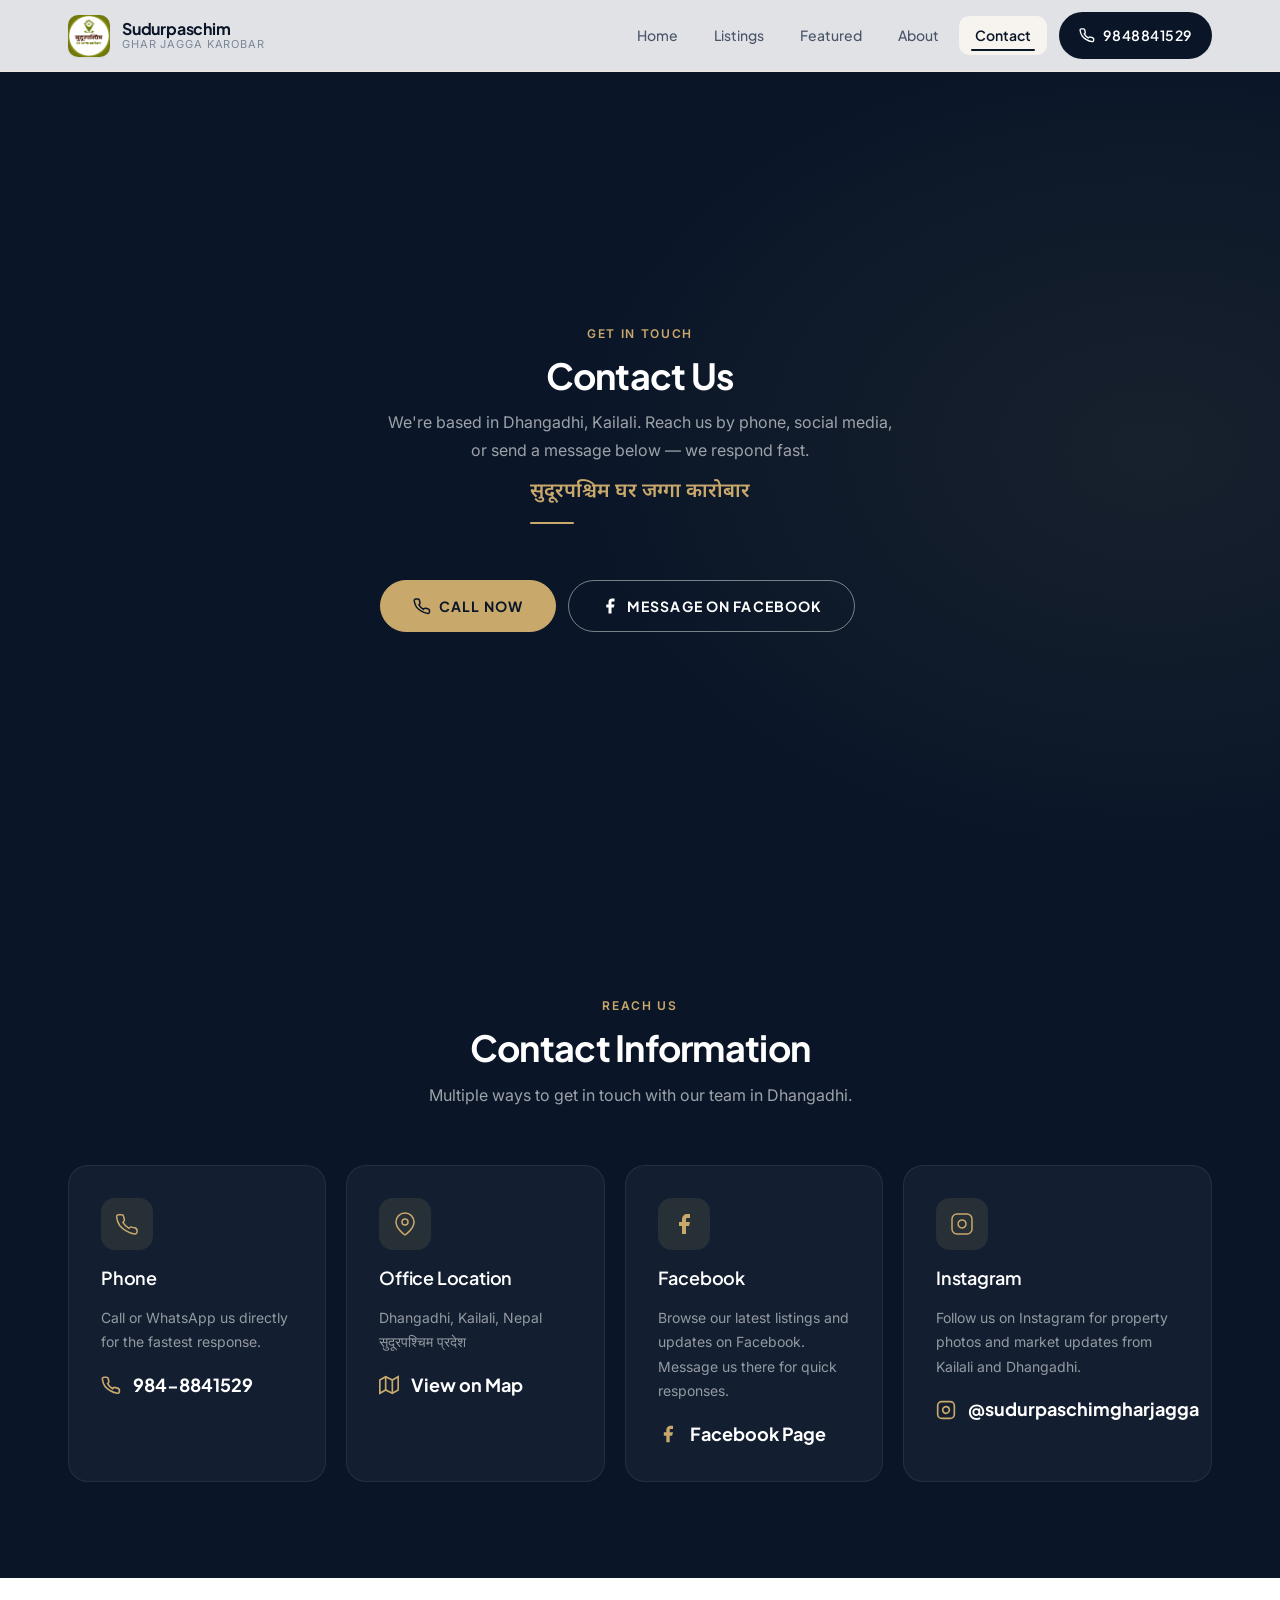
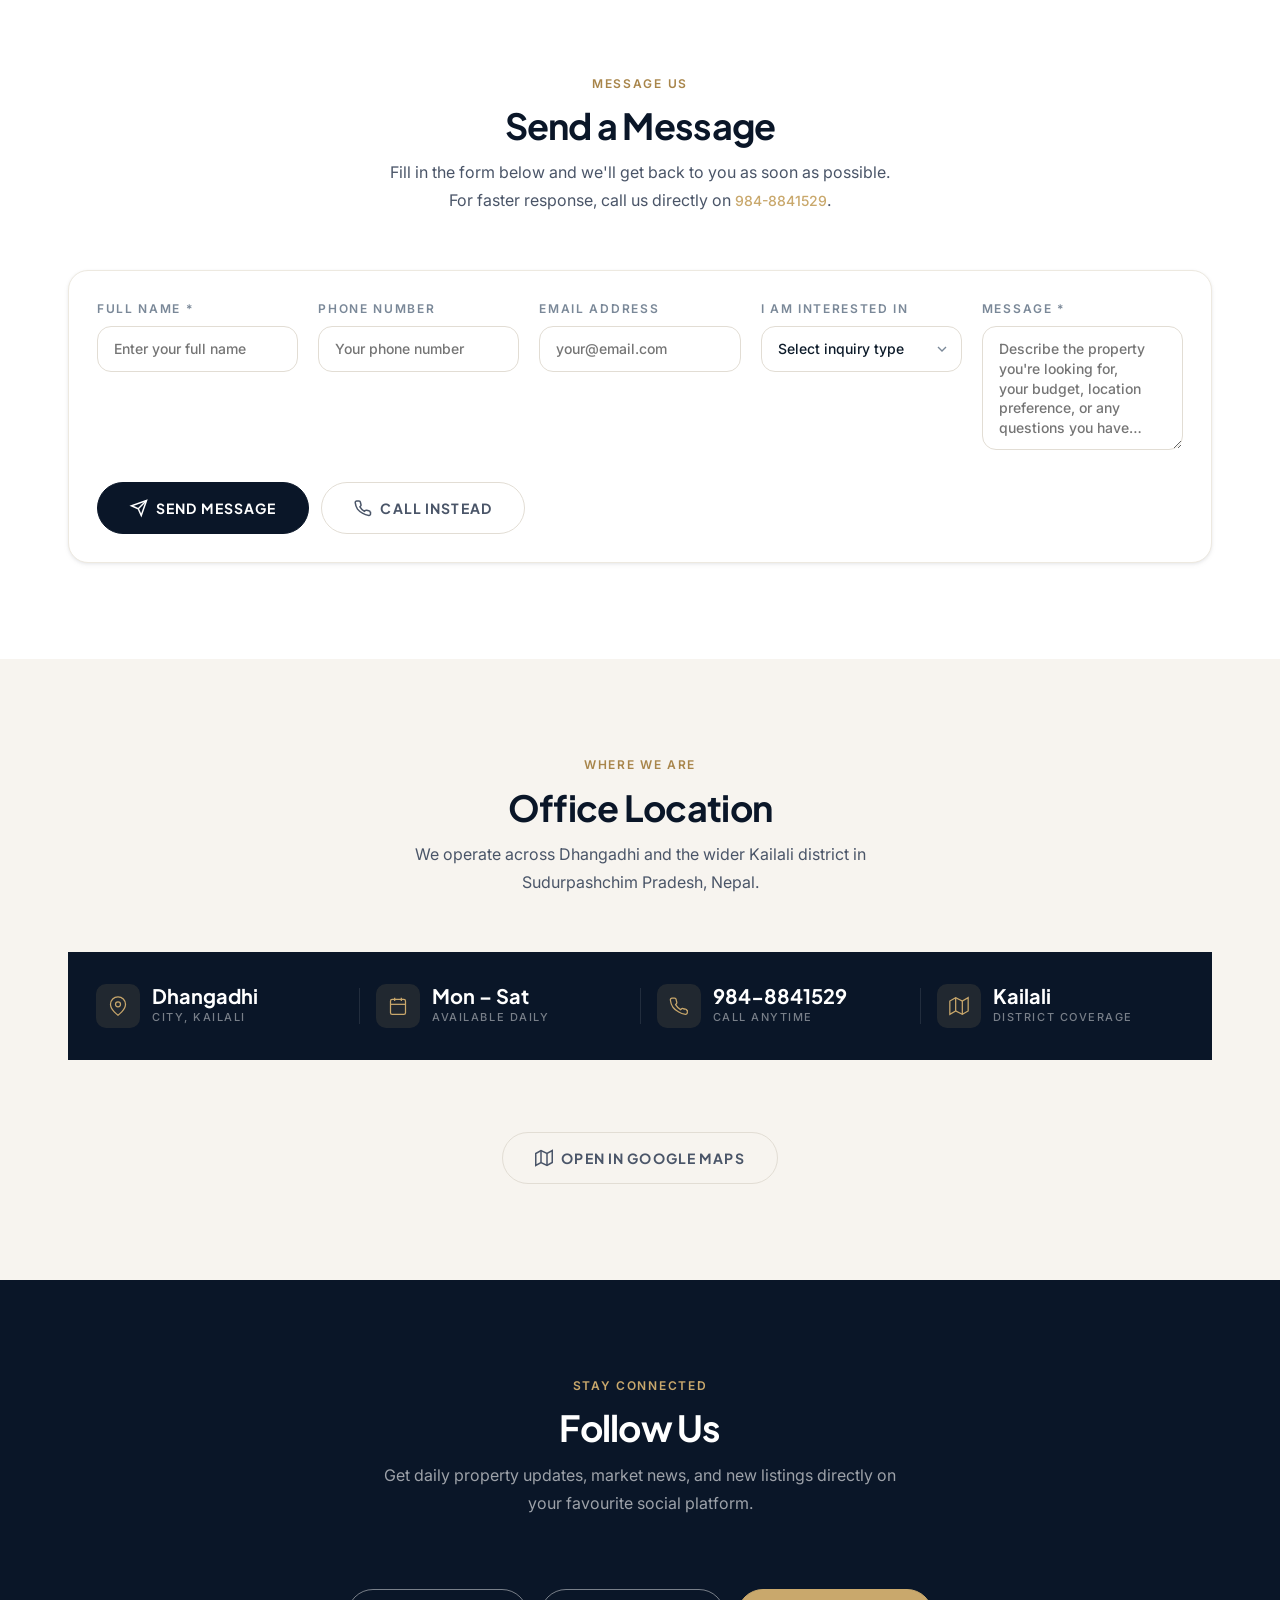
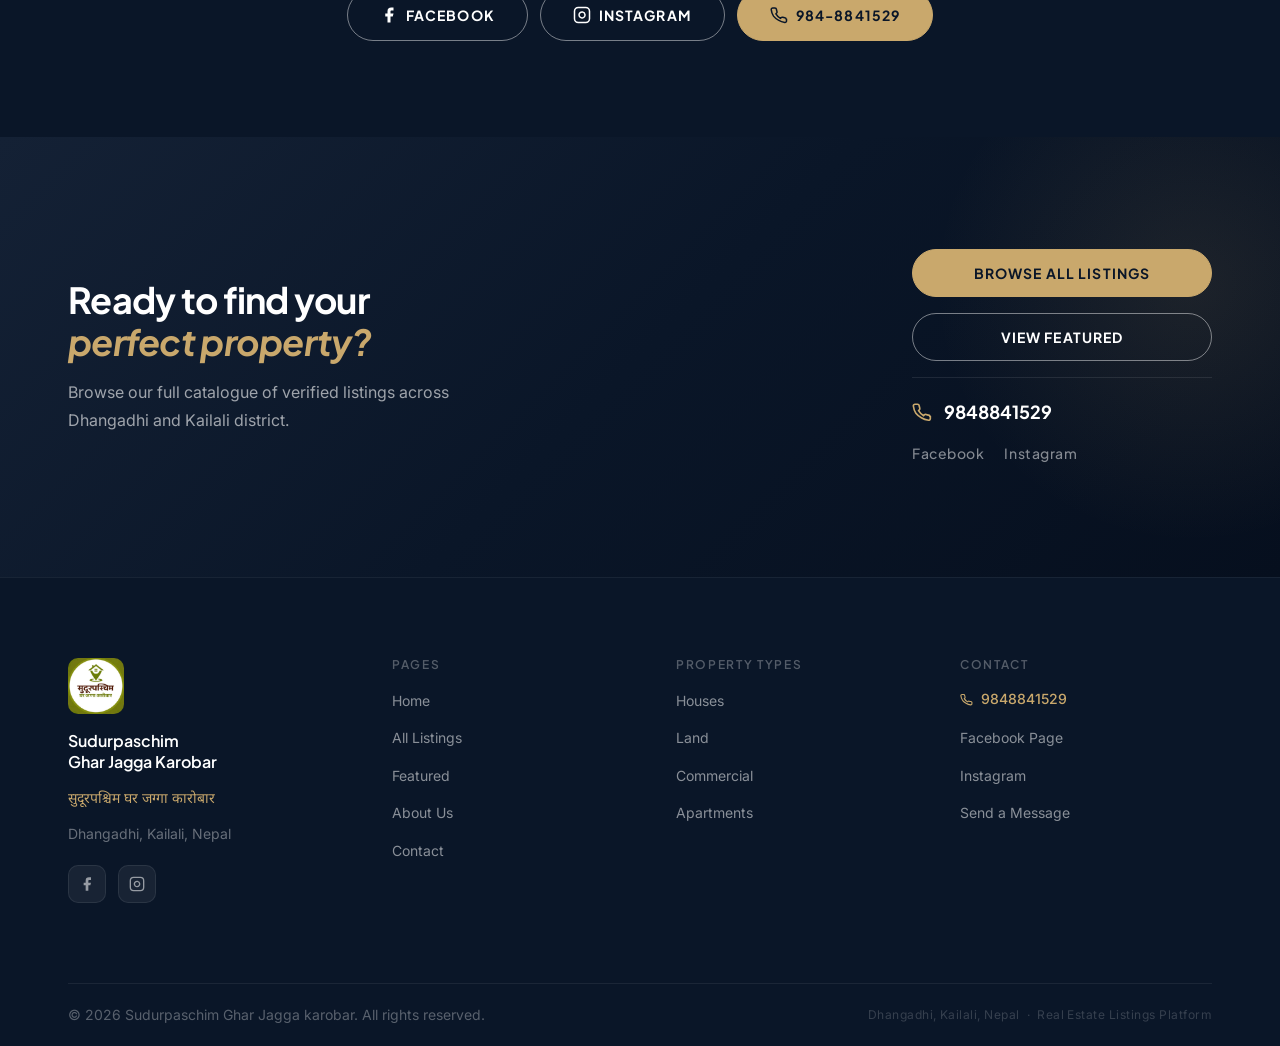
<file: contact.html>
<!DOCTYPE html>
<html lang="en">
<head>
  <meta charset="UTF-8">
  <meta name="viewport" content="width=device-width, initial-scale=1.0">

  <title>Contact Us | Sudurpaschim Ghar Jagga Kaarobaar | सुदूरपश्चिम घर जग्गा कारोबार</title>

  <meta name="description"    content="Contact Sudurpaschim Ghar Jagga Kaarobaar — real estate agency in Dhangadhi, Kailali, Nepal. Call, message, or visit us directly.">
  <meta name="keywords"       content="contact real estate Nepal, Dhangadhi property agent, Kailali ghar jagga, सुदूरपश्चिम घर जग्गा कारोबार सम्पर्क">
  <meta name="author"         content="Sudurpaschim Ghar Jagga Kaarobaar">
  <meta name="theme-color"    content="#0A1628">

  <meta name="author" content="Sudurpaschim Ghar Jagga Kaarobaar">
  <meta property="og:type"        content="website">
  <meta property="og:title"       content="Contact Us — Sudurpaschim Ghar Jagga Kaarobaar">
  <meta property="og:description" content="Get in touch with our real estate team in Dhangadhi, Kailali, Nepal.">
  <meta property="og:locale"      content="ne_NP">

  <meta name="description" content="Sudurpaschim Ghar Jagga Kaarobaar is a trusted real estate platform in Sudurpashchim, Nepal. Browse verified land and house listings, connect with buyers and sellers, and receive free property consultation.">
  <link rel="preconnect" href="https://fonts.googleapis.com">
  <link rel="preconnect" href="https://fonts.gstatic.com" crossorigin>
  <link href="https://fonts.googleapis.com/css2?family=Plus+Jakarta+Sans:ital,wght@0,300;0,400;0,500;0,600;0,700;0,800;1,600&family=Inter:wght@300;400;500;600&family=Noto+Sans+Devanagari:wght@400;600;700&display=swap" rel="stylesheet">

  <link rel="icon" type="image/x-icon" href="images/favicon.ico">
  <link rel="stylesheet" href="css/style.css">
  <link rel="stylesheet" href="css/animations.css">
  <link rel="stylesheet" href="css/responsive.css">
</head>

<body>

  <!-- ═══════════════════════════════════════════
       SITE HEADER / NAVIGATION
       Identical across all pages.
       "Contact" carries nav-link--active here.
  ═══════════════════════════════════════════ -->
  <header class="site-header" id="siteHeader" role="banner">
    <nav class="nav-wrapper" aria-label="Main navigation">

      <a href="index.html" class="nav-logo"
         aria-label="Sudurpaschim Ghar Jagga Kaarobaar — go to homepage">
        <img
          src="images/logo/logo.jpg"
          alt="Sudurpaschim Ghar Jagga Kaarobaar logo"
          class="nav-logo__img"
          width="48" height="48"
          onerror="this.style.display='none'"
        >
        <div class="nav-logo__text">
          <span class="nav-logo__primary">Sudurpaschim</span>
          <span class="nav-logo__secondary">Ghar Jagga karobar</span>
        </div>
      </a>

      <button
        class="nav-toggle"
        id="navToggle"
        aria-label="Open navigation menu"
        aria-controls="navMenu"
        aria-expanded="false"
      >
        <span class="nav-toggle__bar"></span>
        <span class="nav-toggle__bar"></span>
        <span class="nav-toggle__bar"></span>
      </button>

      <ul class="nav-menu" id="navMenu" role="list">
        <li><a href="index.html"    class="nav-link">Home</a></li>
        <li><a href="listings.html" class="nav-link">Listings</a></li>
        <li><a href="featured.html" class="nav-link">Featured</a></li>
        <li><a href="about.html"    class="nav-link">About</a></li>
        <li><a href="contact.html"  class="nav-link nav-link--active" aria-current="page">Contact</a></li>
        <li>
          <a href="tel:9848841529" class="nav-phone" aria-label="Call us at 9848841529">
            <svg class="nav-phone__icon" xmlns="http://www.w3.org/2000/svg"
                 viewBox="0 0 24 24" fill="none" stroke="currentColor"
                 stroke-width="2" aria-hidden="true">
              <path d="M22 16.92v3a2 2 0 0 1-2.18 2 19.79 19.79 0 0 1-8.63-3.07A19.5 19.5 0 0 1 4.69 13.5a19.79 19.79 0 0 1-3.07-8.67A2 2 0 0 1 3.6 2.69h3a2 2 0 0 1 2 1.72c.127.96.361 1.903.7 2.81a2 2 0 0 1-.45 2.11L7.91 10.4a16 16 0 0 0 6 6l.91-.86a2 2 0 0 1 2.11-.45 12.84 12.84 0 0 0 2.81.7A2 2 0 0 1 21.5 18v-.08z"/>
            </svg>
            <span>9848841529</span>
          </a>
        </li>
      </ul>

    </nav>
  </header>


  <main id="main-content">

    <!-- ═══════════════════════════════════════════
         HERO BANNER
         Same pattern as listings.html and featured.html:
         .hero          — clears fixed nav
         .section--dark — navy background
         .hero__inner   — z-index above gradient
         .section__inner — centred column
    ═══════════════════════════════════════════ -->
    <section
      class="hero section--dark"
      id="contactHero"
      aria-labelledby="contactPageTitle"
    >
      <div class="hero__inner">
        <div class="section__inner">

          <header class="section__header section__header--centered">
            <div class="section__eyebrow section__eyebrow--light">
              Get in Touch
            </div>
            <h1 class="section__title section__title--light" id="contactPageTitle">
              Contact Us
            </h1>
            <p class="section__subtitle section__subtitle--light">
              We're based in Dhangadhi, Kailali. Reach us by phone, social media,
              or send a message below — we respond fast.
            </p>
            <p class="hero__devanagari" lang="ne" aria-label="Sudurpaschim Ghar Jagga Kaarobaar in Devanagari">
              सुदूरपश्चिम घर जग्गा कारोबार
            </p>
          </header>

          <!-- Quick action buttons -->
          <div class="hero__actions">
            <a href="tel:9848841529"
               class="btn btn--gold btn--large"
               aria-label="Call us now at 9848841529">
              <svg xmlns="http://www.w3.org/2000/svg" viewBox="0 0 24 24"
                   fill="none" stroke="currentColor" stroke-width="2" aria-hidden="true">
                <path d="M22 16.92v3a2 2 0 0 1-2.18 2 19.79 19.79 0 0 1-8.63-3.07A19.5 19.5 0 0 1 4.69 13.5a19.79 19.79 0 0 1-3.07-8.67A2 2 0 0 1 3.6 2.69h3a2 2 0 0 1 2 1.72c.127.96.361 1.903.7 2.81a2 2 0 0 1-.45 2.11L7.91 10.4a16 16 0 0 0 6 6l.91-.86a2 2 0 0 1 2.11-.45 12.84 12.84 0 0 0 2.81.7A2 2 0 0 1 21.5 18v-.08z"/>
              </svg>
              Call Now
            </a>
            <a href="https://www.facebook.com/profile.php?id=100064083400124"
               class="btn btn--ghost-light btn--large"
               target="_blank" rel="noopener noreferrer"
               aria-label="Visit our Facebook page">
              <svg xmlns="http://www.w3.org/2000/svg" viewBox="0 0 24 24"
                   fill="currentColor" aria-hidden="true">
                <path d="M18 2h-3a5 5 0 0 0-5 5v3H7v4h3v8h4v-8h3l1-4h-4V7a1 1 0 0 1 1-1h3z"/>
              </svg>
              Message on Facebook
            </a>
          </div>

        </div>
      </div>
    </section>


    <!-- ═══════════════════════════════════════════
         CONTACT INFORMATION CARDS
         Reuses .section--dark + .trust-grid + .trust-card
         exactly as the homepage uses them — same dark
         background, same gold icons, same white text.
    ═══════════════════════════════════════════ -->
    <section
      class="section section--dark"
      aria-labelledby="contactInfoHeading"
    >
      <div class="section__inner">

        <header class="section__header section__header--centered">
          <div class="section__eyebrow section__eyebrow--light">Reach Us</div>
          <h2 class="section__title section__title--light" id="contactInfoHeading">
            Contact Information
          </h2>
          <p class="section__subtitle section__subtitle--light">
            Multiple ways to get in touch with our team in Dhangadhi.
          </p>
        </header>

        <div class="trust-grid" role="list">

          <!-- Phone card -->
          <article class="trust-card" role="listitem">
            <div class="trust-card__icon" aria-hidden="true">
              <svg xmlns="http://www.w3.org/2000/svg" viewBox="0 0 24 24"
                   fill="none" stroke="currentColor" stroke-width="1.5">
                <path d="M22 16.92v3a2 2 0 0 1-2.18 2 19.79 19.79 0 0 1-8.63-3.07A19.5 19.5 0 0 1 4.69 13.5a19.79 19.79 0 0 1-3.07-8.67A2 2 0 0 1 3.6 2.69h3a2 2 0 0 1 2 1.72c.127.96.361 1.903.7 2.81a2 2 0 0 1-.45 2.11L7.91 10.4a16 16 0 0 0 6 6l.91-.86a2 2 0 0 1 2.11-.45 12.84 12.84 0 0 0 2.81.7A2 2 0 0 1 21.5 18v-.08z"/>
              </svg>
            </div>
            <h3 class="trust-card__title">Phone</h3>
            <p class="trust-card__text">
              Call or WhatsApp us directly for the fastest response.
            </p>
            <a href="tel:9848841529"
               class="cta-strip__phone"
               aria-label="Call 984-8841529">
              <svg xmlns="http://www.w3.org/2000/svg" viewBox="0 0 24 24"
                   fill="none" stroke="currentColor" stroke-width="2" aria-hidden="true">
                <path d="M22 16.92v3a2 2 0 0 1-2.18 2 19.79 19.79 0 0 1-8.63-3.07A19.5 19.5 0 0 1 4.69 13.5a19.79 19.79 0 0 1-3.07-8.67A2 2 0 0 1 3.6 2.69h3a2 2 0 0 1 2 1.72c.127.96.361 1.903.7 2.81a2 2 0 0 1-.45 2.11L7.91 10.4a16 16 0 0 0 6 6l.91-.86a2 2 0 0 1 2.11-.45 12.84 12.84 0 0 0 2.81.7A2 2 0 0 1 21.5 18v-.08z"/>
              </svg>
              984-8841529
            </a>
          </article>

          <!-- Location card -->
          <article class="trust-card" role="listitem">
            <div class="trust-card__icon" aria-hidden="true">
              <svg xmlns="http://www.w3.org/2000/svg" viewBox="0 0 24 24"
                   fill="none" stroke="currentColor" stroke-width="1.5">
                <path d="M21 10c0 7-9 13-9 13s-9-6-9-13a9 9 0 0 1 18 0z"/>
                <circle cx="12" cy="10" r="3"/>
              </svg>
            </div>
            <h3 class="trust-card__title">Office Location</h3>
            <p class="trust-card__text">
              Dhangadhi, Kailali, Nepal<br>
              सुदूरपश्चिम प्रदेश
            </p>
            <a href="https://maps.google.com/?q=Dhangadhi,Kailali,Nepal"
               class="cta-strip__phone"
               target="_blank" rel="noopener noreferrer"
               aria-label="Open Dhangadhi in Google Maps">
              <svg xmlns="http://www.w3.org/2000/svg" viewBox="0 0 24 24"
                   fill="none" stroke="currentColor" stroke-width="2" aria-hidden="true">
                <polygon points="1 6 1 22 8 18 16 22 23 18 23 2 16 6 8 2 1 6"/>
                <line x1="8" y1="2" x2="8" y2="18"/>
                <line x1="16" y1="6" x2="16" y2="22"/>
              </svg>
              View on Map
            </a>
          </article>

          <!-- Facebook card -->
          <article class="trust-card" role="listitem">
            <div class="trust-card__icon" aria-hidden="true">
              <svg xmlns="http://www.w3.org/2000/svg" viewBox="0 0 24 24"
                   fill="currentColor" stroke="none">
                <path d="M18 2h-3a5 5 0 0 0-5 5v3H7v4h3v8h4v-8h3l1-4h-4V7a1 1 0 0 1 1-1h3z"/>
              </svg>
            </div>
            <h3 class="trust-card__title">Facebook</h3>
            <p class="trust-card__text">
              Browse our latest listings and updates on Facebook.
              Message us there for quick responses.
            </p>
            <a href="https://www.facebook.com/profile.php?id=100064083400124"
               class="cta-strip__phone"
               target="_blank" rel="noopener noreferrer"
               aria-label="Visit our Facebook page">
              <svg xmlns="http://www.w3.org/2000/svg" viewBox="0 0 24 24"
                   fill="currentColor" stroke="none" aria-hidden="true">
                <path d="M18 2h-3a5 5 0 0 0-5 5v3H7v4h3v8h4v-8h3l1-4h-4V7a1 1 0 0 1 1-1h3z"/>
              </svg>
              Facebook Page
            </a>
          </article>

          <!-- Instagram card -->
          <article class="trust-card" role="listitem">
            <div class="trust-card__icon" aria-hidden="true">
              <svg xmlns="http://www.w3.org/2000/svg" viewBox="0 0 24 24"
                   fill="none" stroke="currentColor" stroke-width="1.5">
                <rect x="2" y="2" width="20" height="20" rx="5" ry="5"/>
                <path d="M16 11.37A4 4 0 1 1 12.63 8 4 4 0 0 1 16 11.37z"/>
                <line x1="17.5" y1="6.5" x2="17.51" y2="6.5"/>
              </svg>
            </div>
            <h3 class="trust-card__title">Instagram</h3>
            <p class="trust-card__text">
              Follow us on Instagram for property photos and market updates
              from Kailali and Dhangadhi.
            </p>
            <a href="https://www.instagram.com/sudurpaschimgharjagga/"
               class="cta-strip__phone"
               target="_blank" rel="noopener noreferrer"
               aria-label="Visit our Instagram page">
              <svg xmlns="http://www.w3.org/2000/svg" viewBox="0 0 24 24"
                   fill="none" stroke="currentColor" stroke-width="2" aria-hidden="true">
                <rect x="2" y="2" width="20" height="20" rx="5" ry="5"/>
                <path d="M16 11.37A4 4 0 1 1 12.63 8 4 4 0 0 1 16 11.37z"/>
                <line x1="17.5" y1="6.5" x2="17.51" y2="6.5"/>
              </svg>
              @sudurpaschimgharjagga
            </a>
          </article>

        </div><!-- /.trust-grid -->

      </div>
    </section>


    <!-- ═══════════════════════════════════════════
         CONTACT FORM
         ─────────────────────────────────────────
         Uses Formspree (action="https://formspree.io/f/mrevnery")
         for zero-backend form submission.

         Reuses existing CSS classes from listings.html:
           .listings-filters__form      — form card layout
           .listings-filters__fieldset  — unstyled fieldset wrapper
           .listings-filters__group     — label + input column
           .listings-filters__label     — small uppercase label
           .listings-filters__select    — styled input/select/textarea
           .hero__actions               — flex button row
         No new CSS required.
    ═══════════════════════════════════════════ -->
    <section
      class="section section--white"
      id="contactForm"
      aria-labelledby="contactFormHeading"
    >
      <div class="section__inner">

        <header class="section__header section__header--centered">
          <div class="section__eyebrow">Message Us</div>
          <h2 class="section__title" id="contactFormHeading">Send a Message</h2>
          <p class="section__subtitle">
            Fill in the form below and we'll get back to you as soon as possible.
            For faster response, call us directly on
            <a href="tel:9848841529" class="footer-nav__link footer-nav__link--phone"
               aria-label="Call 984-8841529">984-8841529</a>.
          </p>
        </header>

        <!--
          Formspree endpoint: https://formspree.io/f/mrevnery
          On submit, Formspree handles delivery and shows a thank-you page.
          No JavaScript required.
        -->
        <form
          action="https://formspree.io/f/mrevnery"
          method="POST"
          class="listings-filters__form"
          id="contactFormEl"
          aria-label="Contact form"
          novalidate
        >
          <fieldset class="listings-filters__fieldset">
            <legend class="sr-only">Your contact details and message</legend>

            <!-- Name -->
            <div class="listings-filters__group">
              <label for="contactName" class="listings-filters__label">
                Full Name <span aria-hidden="true">*</span>
              </label>
              <input
                type="text"
                id="contactName"
                name="name"
                class="listings-filters__select"
                placeholder="Enter your full name"
                required
                autocomplete="name"
                aria-required="true"
              >
            </div>

            <!-- Phone -->
            <div class="listings-filters__group">
              <label for="contactPhone" class="listings-filters__label">
                Phone Number
              </label>
              <input
                type="tel"
                id="contactPhone"
                name="phone"
                class="listings-filters__select"
                placeholder="Your phone number"
                autocomplete="tel"
              >
            </div>

            <!-- Email -->
            <div class="listings-filters__group">
              <label for="contactEmail" class="listings-filters__label">
                Email Address
              </label>
              <input
                type="email"
                id="contactEmail"
                name="email"
                class="listings-filters__select"
                placeholder="your@email.com"
                autocomplete="email"
              >
            </div>

            <!-- Inquiry type -->
            <div class="listings-filters__group">
              <label for="contactSubject" class="listings-filters__label">
                I am interested in
              </label>
              <div class="listings-filters__select-wrap">
                <select
                  id="contactSubject"
                  name="subject"
                  class="listings-filters__select"
                  aria-label="Type of inquiry"
                >
                  <option value="">Select inquiry type</option>
                  <option value="Buying a property">Buying a property</option>
                  <option value="Selling a property">Selling a property</option>
                  <option value="Renting">Renting</option>
                  <option value="Land / Plot">Land / Plot</option>
                  <option value="Commercial property">Commercial property</option>
                  <option value="General inquiry">General inquiry</option>
                </select>
                <svg class="listings-filters__chevron"
                     xmlns="http://www.w3.org/2000/svg" viewBox="0 0 24 24"
                     fill="none" stroke="currentColor" stroke-width="2" aria-hidden="true">
                  <polyline points="6 9 12 15 18 9"/>
                </svg>
              </div>
            </div>

            <!-- Message — full width -->
            <div class="listings-filters__group">
              <label for="contactMessage" class="listings-filters__label">
                Message <span aria-hidden="true">*</span>
              </label>
              <textarea
                id="contactMessage"
                name="message"
                class="listings-filters__select"
                rows="5"
                placeholder="Describe the property you're looking for, your budget, location preference, or any questions you have…"
                required
                aria-required="true"
              ></textarea>
            </div>

            <!-- Honeypot — hidden anti-spam field (Formspree convention) -->
            <input type="text" name="_gotcha" tabindex="-1" aria-hidden="true"
                   class="sr-only">

            <!-- Redirect after success -->
            <input type="hidden" name="_next"
                   value="https://sudurpaschimgharjagga.com.np/contact.html?sent=true">

          </fieldset>

          <!-- Submit button row -->
          <div class="hero__actions listings-filters__actions">
            <button type="submit" class="btn btn--primary btn--large">
              <svg xmlns="http://www.w3.org/2000/svg" viewBox="0 0 24 24"
                   fill="none" stroke="currentColor" stroke-width="2"
                   aria-hidden="true">
                <line x1="22" y1="2" x2="11" y2="13"/>
                <polygon points="22 2 15 22 11 13 2 9 22 2"/>
              </svg>
              Send Message
            </button>
            <a href="tel:9848841529" class="btn btn--outline btn--large"
               aria-label="Call us instead at 984-8841529">
              <svg xmlns="http://www.w3.org/2000/svg" viewBox="0 0 24 24"
                   fill="none" stroke="currentColor" stroke-width="2"
                   aria-hidden="true">
                <path d="M22 16.92v3a2 2 0 0 1-2.18 2 19.79 19.79 0 0 1-8.63-3.07A19.5 19.5 0 0 1 4.69 13.5a19.79 19.79 0 0 1-3.07-8.67A2 2 0 0 1 3.6 2.69h3a2 2 0 0 1 2 1.72c.127.96.361 1.903.7 2.81a2 2 0 0 1-.45 2.11L7.91 10.4a16 16 0 0 0 6 6l.91-.86a2 2 0 0 1 2.11-.45 12.84 12.84 0 0 0 2.81.7A2 2 0 0 1 21.5 18v-.08z"/>
              </svg>
              Call Instead
            </a>
          </div>

        </form>

      </div>
    </section>


    <!-- ═══════════════════════════════════════════
         OFFICE LOCATION SECTION
         Reuses .section--light + .stats-bar pattern.
         Provides address and quick links.
    ═══════════════════════════════════════════ -->
    <section
      class="section section--light"
      aria-labelledby="locationHeading"
    >
      <div class="section__inner">

        <header class="section__header section__header--centered">
          <div class="section__eyebrow">Where We Are</div>
          <h2 class="section__title" id="locationHeading">Office Location</h2>
          <p class="section__subtitle">
            We operate across Dhangadhi and the wider Kailali district in
            Sudurpashchim Pradesh, Nepal.
          </p>
        </header>

        <!-- Location stats — reuses .stats-bar component from index.html -->
        <div class="stats-bar" role="region" aria-label="Office location details">
          <div class="stats-bar__inner">

            <div class="stats-bar__item">
              <div class="stats-bar__icon" aria-hidden="true">
                <svg xmlns="http://www.w3.org/2000/svg" viewBox="0 0 24 24"
                     fill="none" stroke="currentColor" stroke-width="1.5">
                  <path d="M21 10c0 7-9 13-9 13S3 17 3 10a9 9 0 0 1 18 0z"/>
                  <circle cx="12" cy="10" r="3"/>
                </svg>
              </div>
              <div class="stats-bar__text">
                <strong>Dhangadhi</strong>
                <span>City, Kailali</span>
              </div>
            </div>

            <div class="stats-bar__divider" aria-hidden="true"></div>

            <div class="stats-bar__item">
              <div class="stats-bar__icon" aria-hidden="true">
                <svg xmlns="http://www.w3.org/2000/svg" viewBox="0 0 24 24"
                     fill="none" stroke="currentColor" stroke-width="1.5">
                  <rect x="3" y="4" width="18" height="18" rx="2" ry="2"/>
                  <line x1="16" y1="2" x2="16" y2="6"/>
                  <line x1="8" y1="2" x2="8" y2="6"/>
                  <line x1="3" y1="10" x2="21" y2="10"/>
                </svg>
              </div>
              <div class="stats-bar__text">
                <strong>Mon – Sat</strong>
                <span>Available Daily</span>
              </div>
            </div>

            <div class="stats-bar__divider" aria-hidden="true"></div>

            <div class="stats-bar__item">
              <div class="stats-bar__icon" aria-hidden="true">
                <svg xmlns="http://www.w3.org/2000/svg" viewBox="0 0 24 24"
                     fill="none" stroke="currentColor" stroke-width="1.5">
                  <path d="M22 16.92v3a2 2 0 0 1-2.18 2 19.79 19.79 0 0 1-8.63-3.07A19.5 19.5 0 0 1 4.69 13.5a19.79 19.79 0 0 1-3.07-8.67A2 2 0 0 1 3.6 2.69h3a2 2 0 0 1 2 1.72c.127.96.361 1.903.7 2.81a2 2 0 0 1-.45 2.11L7.91 10.4a16 16 0 0 0 6 6l.91-.86a2 2 0 0 1 2.11-.45 12.84 12.84 0 0 0 2.81.7A2 2 0 0 1 21.5 18v-.08z"/>
                </svg>
              </div>
              <div class="stats-bar__text">
                <strong>984-8841529</strong>
                <span>Call Anytime</span>
              </div>
            </div>

            <div class="stats-bar__divider" aria-hidden="true"></div>

            <div class="stats-bar__item">
              <div class="stats-bar__icon" aria-hidden="true">
                <svg xmlns="http://www.w3.org/2000/svg" viewBox="0 0 24 24"
                     fill="none" stroke="currentColor" stroke-width="1.5">
                  <polygon points="1 6 1 22 8 18 16 22 23 18 23 2 16 6 8 2 1 6"/>
                  <line x1="8" y1="2" x2="8" y2="18"/>
                  <line x1="16" y1="6" x2="16" y2="22"/>
                </svg>
              </div>
              <div class="stats-bar__text">
                <strong>Kailali</strong>
                <span>District Coverage</span>
              </div>
            </div>

          </div>
        </div>

        <div class="section__footer">
          <a href="https://maps.google.com/?q=Dhangadhi,Kailali,Nepal"
             class="btn btn--outline btn--large"
             target="_blank" rel="noopener noreferrer"
             aria-label="Open Dhangadhi location in Google Maps">
            <svg xmlns="http://www.w3.org/2000/svg" viewBox="0 0 24 24"
                 fill="none" stroke="currentColor" stroke-width="2" aria-hidden="true">
              <polygon points="1 6 1 22 8 18 16 22 23 18 23 2 16 6 8 2 1 6"/>
              <line x1="8" y1="2" x2="8" y2="18"/>
              <line x1="16" y1="6" x2="16" y2="22"/>
            </svg>
            Open in Google Maps
          </a>
        </div>

      </div>
    </section>


    <!-- ═══════════════════════════════════════════
         SOCIAL MEDIA SECTION
         Reuses .section--dark + footer-social-link
         pattern for consistent icon styling.
    ═══════════════════════════════════════════ -->
    <section class="section section--dark" aria-labelledby="socialHeading">
      <div class="section__inner">

        <header class="section__header section__header--centered">
          <div class="section__eyebrow section__eyebrow--light">Stay Connected</div>
          <h2 class="section__title section__title--light" id="socialHeading">
            Follow Us
          </h2>
          <p class="section__subtitle section__subtitle--light">
            Get daily property updates, market news, and new listings directly
            on your favourite social platform.
          </p>
        </header>

        <div class="section__footer">
          <div class="hero__actions">

          <a href="https://www.facebook.com/profile.php?id=100064083400124"
             class="btn btn--ghost-light btn--large"
             target="_blank" rel="noopener noreferrer"
             aria-label="Visit our Facebook page">
            <svg xmlns="http://www.w3.org/2000/svg" viewBox="0 0 24 24"
                 fill="currentColor" stroke="none" aria-hidden="true">
              <path d="M18 2h-3a5 5 0 0 0-5 5v3H7v4h3v8h4v-8h3l1-4h-4V7a1 1 0 0 1 1-1h3z"/>
            </svg>
            Facebook
          </a>

          <a href="https://www.instagram.com/sudurpaschimgharjagga/"
             class="btn btn--ghost-light btn--large"
             target="_blank" rel="noopener noreferrer"
             aria-label="Visit our Instagram page">
            <svg xmlns="http://www.w3.org/2000/svg" viewBox="0 0 24 24"
                 fill="none" stroke="currentColor" stroke-width="2" aria-hidden="true">
              <rect x="2" y="2" width="20" height="20" rx="5" ry="5"/>
              <path d="M16 11.37A4 4 0 1 1 12.63 8 4 4 0 0 1 16 11.37z"/>
              <line x1="17.5" y1="6.5" x2="17.51" y2="6.5"/>
            </svg>
            Instagram
          </a>

          <a href="tel:9848841529"
             class="btn btn--gold btn--large"
             aria-label="Call us at 984-8841529">
            <svg xmlns="http://www.w3.org/2000/svg" viewBox="0 0 24 24"
                 fill="none" stroke="currentColor" stroke-width="2" aria-hidden="true">
              <path d="M22 16.92v3a2 2 0 0 1-2.18 2 19.79 19.79 0 0 1-8.63-3.07A19.5 19.5 0 0 1 4.69 13.5a19.79 19.79 0 0 1-3.07-8.67A2 2 0 0 1 3.6 2.69h3a2 2 0 0 1 2 1.72c.127.96.361 1.903.7 2.81a2 2 0 0 1-.45 2.11L7.91 10.4a16 16 0 0 0 6 6l.91-.86a2 2 0 0 1 2.11-.45 12.84 12.84 0 0 0 2.81.7A2 2 0 0 1 21.5 18v-.08z"/>
            </svg>
            984-8841529
          </a>

          </div>
        </div>

      </div>
    </section>


    <!-- ═══════════════════════════════════════════
         CALL-TO-ACTION STRIP
         Identical pattern used on all pages.
    ═══════════════════════════════════════════ -->
    <section class="cta-strip" aria-labelledby="contactCtaTitle">
      <div class="cta-strip__inner">

        <div class="cta-strip__content">
          <h2 class="cta-strip__title" id="contactCtaTitle">
            Ready to find your<br>
            <em>perfect property?</em>
          </h2>
          <p class="cta-strip__text">
            Browse our full catalogue of verified listings across Dhangadhi
            and Kailali district.
          </p>
        </div>

        <div class="cta-strip__actions">
          <a href="listings.html" class="btn btn--gold btn--large">Browse All Listings</a>
          <a href="featured.html" class="btn btn--ghost-light btn--large">View Featured</a>

          <div class="cta-strip__contact">
            <a href="tel:9848841529" class="cta-strip__phone" aria-label="Call 9848841529">
              <svg xmlns="http://www.w3.org/2000/svg" viewBox="0 0 24 24"
                   fill="none" stroke="currentColor" stroke-width="2" aria-hidden="true">
                <path d="M22 16.92v3a2 2 0 0 1-2.18 2 19.79 19.79 0 0 1-8.63-3.07A19.5 19.5 0 0 1 4.69 13.5a19.79 19.79 0 0 1-3.07-8.67A2 2 0 0 1 3.6 2.69h3a2 2 0 0 1 2 1.72c.127.96.361 1.903.7 2.81a2 2 0 0 1-.45 2.11L7.91 10.4a16 16 0 0 0 6 6l.91-.86a2 2 0 0 1 2.11-.45 12.84 12.84 0 0 0 2.81.7A2 2 0 0 1 21.5 18v-.08z"/>
              </svg>
              9848841529
            </a>
            <div class="cta-strip__socials">
              <a href="https://www.facebook.com/profile.php?id=100064083400124"
                 class="cta-strip__social-link"
                 target="_blank" rel="noopener noreferrer"
                 aria-label="Facebook page">Facebook</a>
              <a href="https://www.instagram.com/sudurpaschimgharjagga/"
                 class="cta-strip__social-link"
                 target="_blank" rel="noopener noreferrer"
                 aria-label="Instagram page">Instagram</a>
            </div>
          </div>
        </div>

      </div>
    </section>

  </main><!-- /main -->


  <!-- ═══════════════════════════════════════════
       SITE FOOTER — identical to all other pages.
       id="footerYear" populated by script.js.
  ═══════════════════════════════════════════ -->
  <footer class="site-footer" role="contentinfo">
    <div class="site-footer__inner">

      <div class="site-footer__top">

        <div class="footer-brand">
          <a href="index.html" class="footer-brand__logo" aria-label="Homepage">
            <img
              src="images/logo/logo.jpg"
              alt="Sudurpaschim Ghar Jagga Kaarobaar"
              class="footer-brand__img"
              width="56" height="56"
              onerror="this.style.display='none'"
            >
          </a>
          <p class="footer-brand__name">Sudurpaschim<br>Ghar Jagga Karobar</p>
          <p class="footer-brand__devanagari" lang="ne">सुदूरपश्चिम घर जग्गा कारोबार</p>
          <p class="footer-brand__location"> Dhangadhi, Kailali, Nepal</p>
          <div class="footer-brand__socials">
            <a href="https://www.facebook.com/profile.php?id=100064083400124"
               class="footer-social-link" target="_blank" rel="noopener noreferrer"
               aria-label="Facebook">
              <svg viewBox="0 0 24 24" fill="currentColor" xmlns="http://www.w3.org/2000/svg" aria-hidden="true">
                <path d="M18 2h-3a5 5 0 0 0-5 5v3H7v4h3v8h4v-8h3l1-4h-4V7a1 1 0 0 1 1-1h3z"/>
              </svg>
            </a>
            <a href="https://www.instagram.com/sudurpaschimgharjagga/"
               class="footer-social-link" target="_blank" rel="noopener noreferrer"
               aria-label="Instagram">
              <svg viewBox="0 0 24 24" fill="none" stroke="currentColor" stroke-width="2"
                   xmlns="http://www.w3.org/2000/svg" aria-hidden="true">
                <rect x="2" y="2" width="20" height="20" rx="5" ry="5"/>
                <path d="M16 11.37A4 4 0 1 1 12.63 8 4 4 0 0 1 16 11.37z"/>
                <line x1="17.5" y1="6.5" x2="17.51" y2="6.5"/>
              </svg>
            </a>
          </div>
        </div>

        <nav class="footer-nav" aria-label="Footer navigation">

          <div class="footer-nav__group">
            <h3 class="footer-nav__heading">Pages</h3>
            <ul class="footer-nav__list" role="list">
              <li><a href="index.html"    class="footer-nav__link">Home</a></li>
              <li><a href="listings.html" class="footer-nav__link">All Listings</a></li>
              <li><a href="featured.html" class="footer-nav__link">Featured</a></li>
              <li><a href="about.html"    class="footer-nav__link">About Us</a></li>
              <li><a href="contact.html"  class="footer-nav__link">Contact</a></li>
            </ul>
          </div>

          <div class="footer-nav__group">
            <h3 class="footer-nav__heading">Property Types</h3>
            <ul class="footer-nav__list" role="list">
              <li><a href="listings.html?type=house"      class="footer-nav__link">Houses</a></li>
              <li><a href="listings.html?type=land"       class="footer-nav__link">Land</a></li>
              <li><a href="listings.html?type=commercial" class="footer-nav__link">Commercial</a></li>
              <li><a href="listings.html?type=apartment"  class="footer-nav__link">Apartments</a></li>
            </ul>
          </div>

          <div class="footer-nav__group">
            <h3 class="footer-nav__heading">Contact</h3>
            <ul class="footer-nav__list" role="list">
              <li>
                <a href="tel:9848841529"
                   class="footer-nav__link footer-nav__link--phone"
                   aria-label="Call 9848841529">
                  <svg xmlns="http://www.w3.org/2000/svg" viewBox="0 0 24 24"
                       fill="none" stroke="currentColor" stroke-width="2" aria-hidden="true">
                    <path d="M22 16.92v3a2 2 0 0 1-2.18 2 19.79 19.79 0 0 1-8.63-3.07A19.5 19.5 0 0 1 4.69 13.5a19.79 19.79 0 0 1-3.07-8.67A2 2 0 0 1 3.6 2.69h3a2 2 0 0 1 2 1.72 12.84 12.84 0 0 0 .7 2.81 2 2 0 0 1-.45 2.11L7.91 10.4a16 16 0 0 0 6 6l.91-.86a2 2 0 0 1 2.11-.45 12.84 12.84 0 0 0 2.81.7A2 2 0 0 1 22 18v-.08z"/>
                  </svg>
                  9848841529
                </a>
              </li>
              <li>
                <a href="https://www.facebook.com/profile.php?id=100064083400124"
                   class="footer-nav__link" target="_blank" rel="noopener noreferrer">
                  Facebook Page
                </a>
              </li>
              <li>
                <a href="https://www.instagram.com/sudurpaschimgharjagga/"
                   class="footer-nav__link" target="_blank" rel="noopener noreferrer">
                  Instagram
                </a>
              </li>
              <li>
                <a href="contact.html" class="footer-nav__link">Send a Message</a>
              </li>
            </ul>
          </div>

        </nav>

      </div><!-- /site-footer__top -->

      <div class="site-footer__bottom">
        <p class="site-footer__copy">
          &copy; <span id="footerYear">2025</span>
          Sudurpaschim Ghar Jagga karobar. All rights reserved.
        </p>
        <p class="site-footer__note">
          Dhangadhi, Kailali, Nepal &nbsp;·&nbsp; Real Estate Listings Platform
        </p>
      </div>

    </div><!-- /site-footer__inner -->
  </footer>


  <!--
    script.js handles:
      detectPage()   → returns 'contact' → skips API fetch
      UI.initNav()   → sticky header, mobile menu
      UI.setFooterYear() → copyright year
      UI.initPageTransitions() → smooth page exits
      UI.initRevealClasses() → scroll animations
      UI.initScrollReveal()  → IntersectionObserver
    No property data is fetched on this page.
  -->
  <script src="js/script.js"></script>

</body>
</html>
</file>
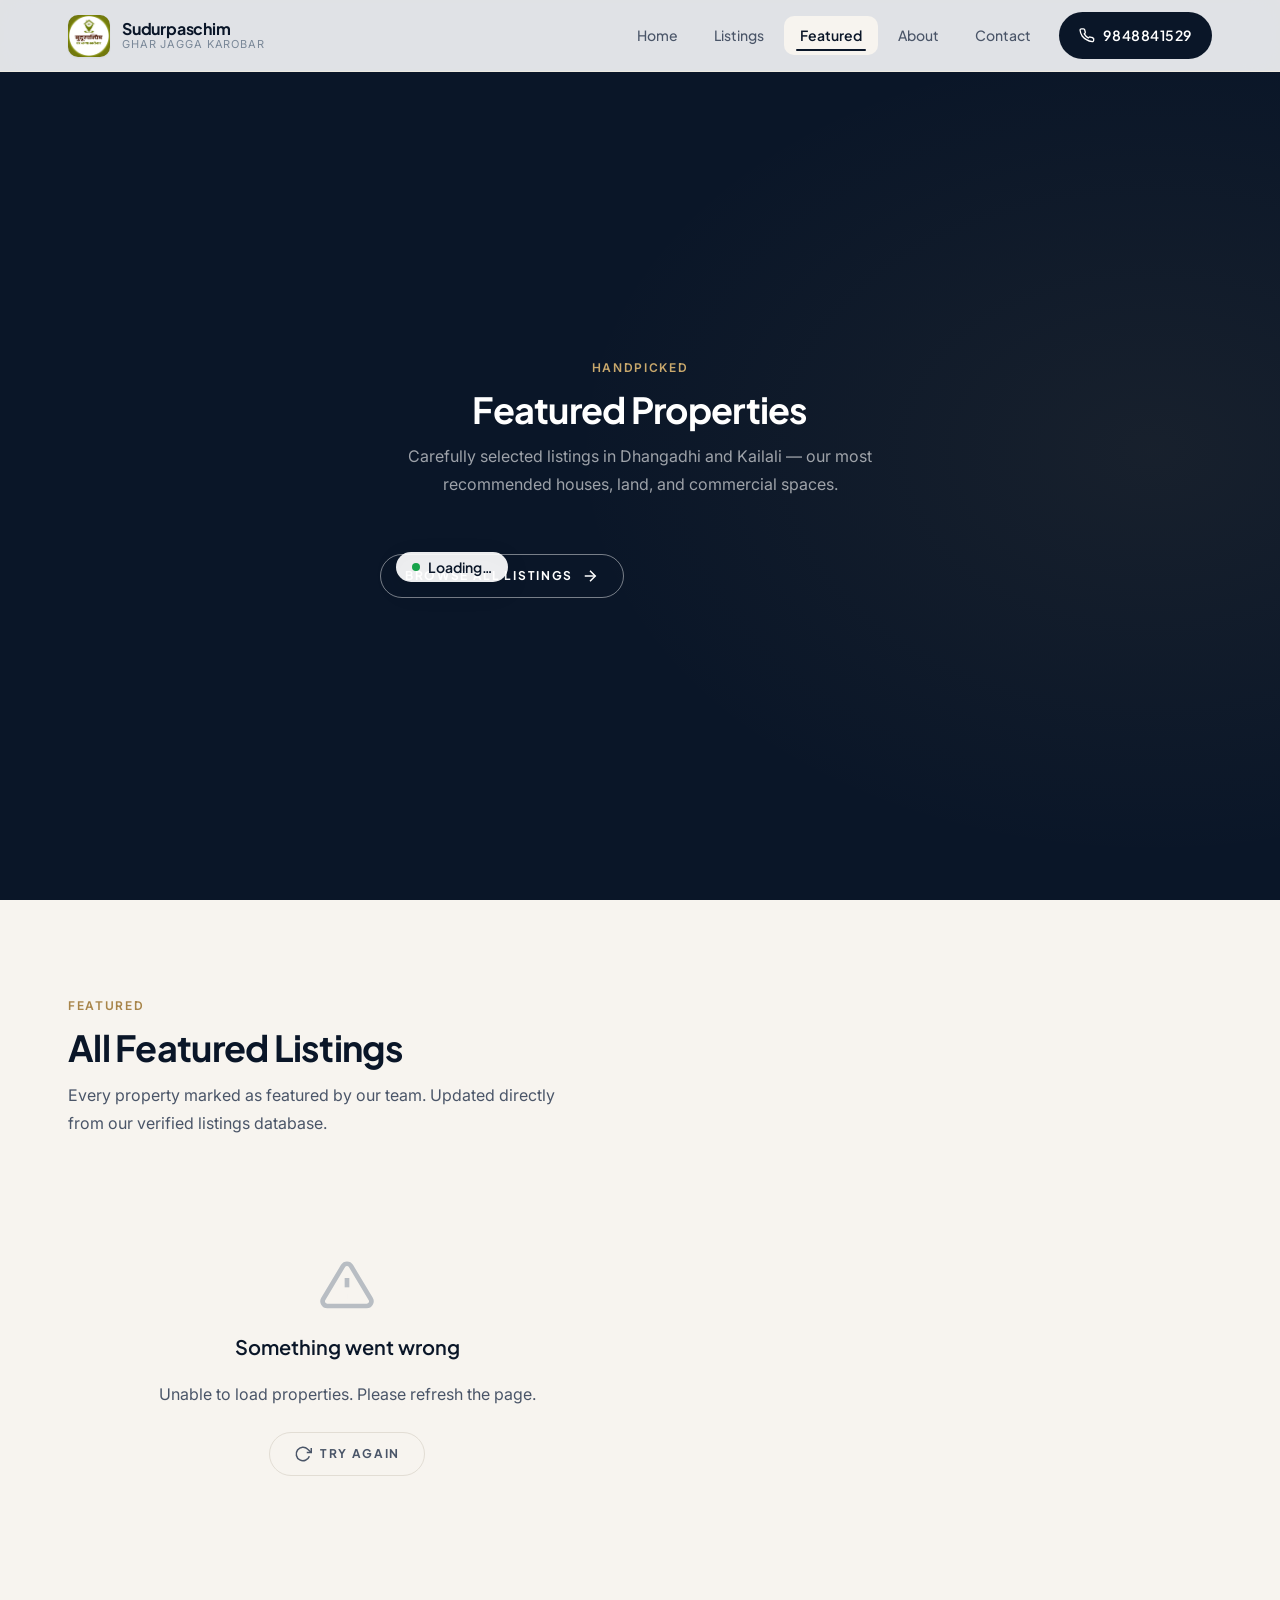
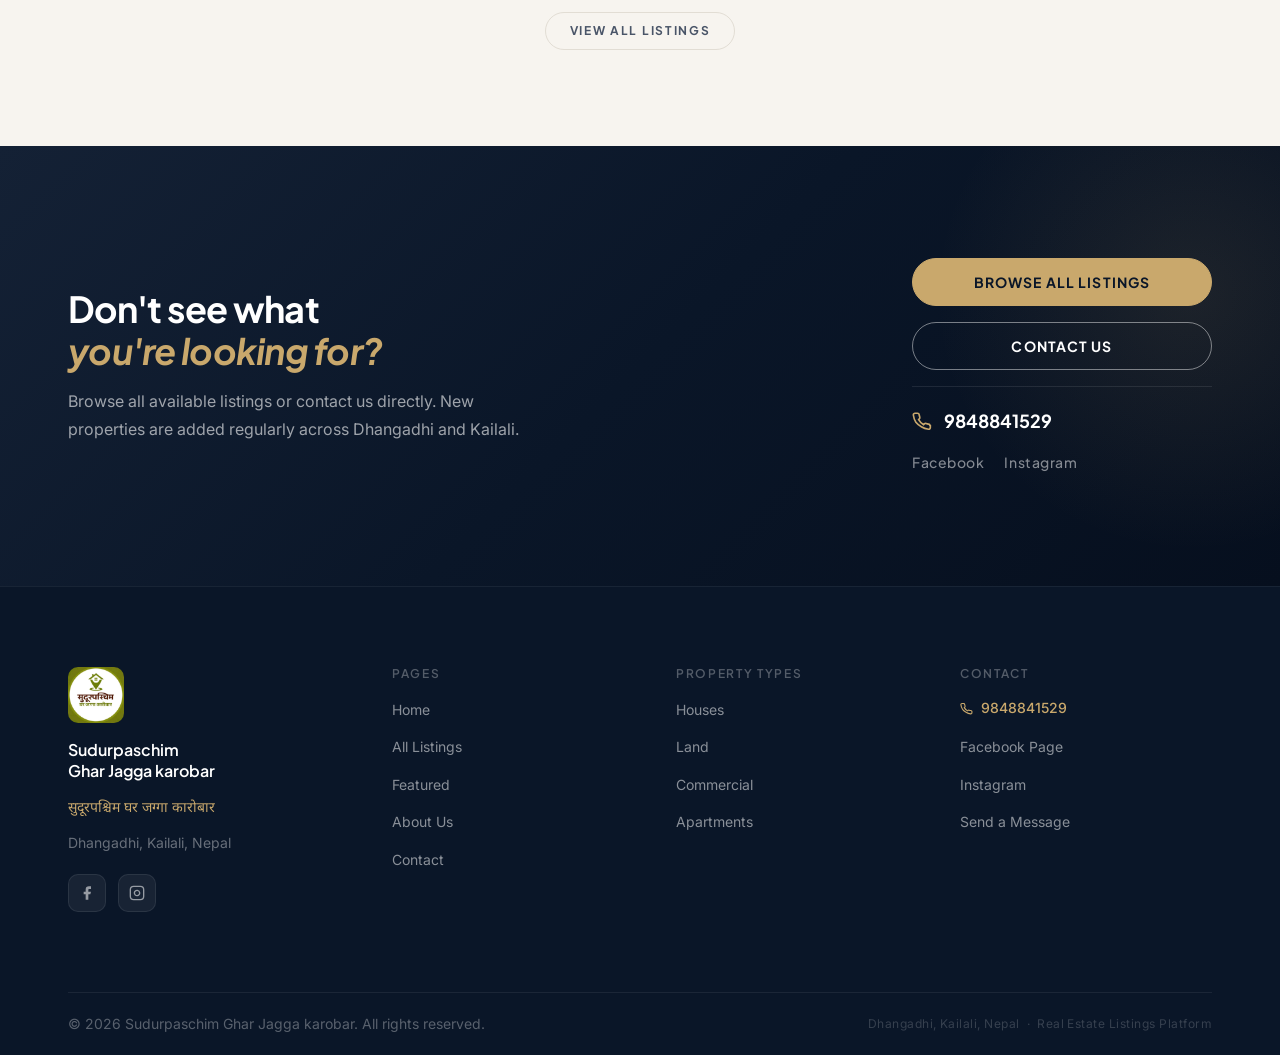
<file: featured.html>
<!DOCTYPE html>
<html lang="en">
<head>
  <meta charset="UTF-8">
  <meta name="viewport" content="width=device-width, initial-scale=1.0">

  <title>Featured Properties | Sudurpaschim Ghar Jagga Kaarobaar | सुदूरपश्चिम घर जग्गा कारोबार</title>

  <meta name="description"    content="Browse featured properties in Dhangadhi, Kailali, Nepal. Handpicked houses, land, and commercial spaces — verified and ready to view.">
  <meta name="keywords"       content="featured properties Nepal, ghar jagga Kailali, Dhangadhi real estate, handpicked listings, premium property Nepal">
  <meta name="author"         content="Sudurpaschim Ghar Jagga Kaarobaar">
  <meta name="theme-color"    content="#0A1628">

  <meta property="og:type"        content="website">
  <meta property="og:title"       content="Featured Properties — Sudurpaschim Ghar Jagga Kaarobaar">
  <meta property="og:description" content="Handpicked featured property listings across Dhangadhi and Kailali, Nepal.">
  <meta property="og:locale"      content="ne_NP">

  <meta name="description" content="Sudurpaschim Ghar Jagga Kaarobaar is a trusted real estate platform in Sudurpashchim, Nepal. Browse verified land and house listings, connect with buyers and sellers, and receive free property consultation.">
  <link rel="preconnect" href="https://fonts.googleapis.com">
  <link rel="preconnect" href="https://fonts.gstatic.com" crossorigin>
  <link href="https://fonts.googleapis.com/css2?family=Plus+Jakarta+Sans:ital,wght@0,300;0,400;0,500;0,600;0,700;0,800;1,600&family=Inter:wght@300;400;500;600&family=Noto+Sans+Devanagari:wght@400;600;700&display=swap" rel="stylesheet">

  <link rel="icon" type="image/x-icon" href="images/favicon.ico">
  <link rel="stylesheet" href="css/style.css">
  <link rel="stylesheet" href="css/animations.css">
  <link rel="stylesheet" href="css/responsive.css">
</head>

<body>

  <!-- ═══════════════════════════════════════════
       SITE HEADER / NAVIGATION
       Identical across all pages.
       "Featured" carries nav-link--active here.
  ═══════════════════════════════════════════ -->
  <header class="site-header" id="siteHeader" role="banner">
    <nav class="nav-wrapper" aria-label="Main navigation">

      <a href="index.html" class="nav-logo"
         aria-label="Sudurpaschim Ghar Jagga Kaarobaar — go to homepage">
        <img
          src="images/logo/logo.jpg"
          alt="Sudurpaschim Ghar Jagga Kaarobaar logo"
          class="nav-logo__img"
          width="48" height="48"
          onerror="this.style.display='none'"
        >
        <div class="nav-logo__text">
          <span class="nav-logo__primary">Sudurpaschim</span>
          <span class="nav-logo__secondary">Ghar Jagga karobar</span>
        </div>
      </a>

      <button
        class="nav-toggle"
        id="navToggle"
        aria-label="Open navigation menu"
        aria-controls="navMenu"
        aria-expanded="false"
      >
        <span class="nav-toggle__bar"></span>
        <span class="nav-toggle__bar"></span>
        <span class="nav-toggle__bar"></span>
      </button>

      <ul class="nav-menu" id="navMenu" role="list">
        <li><a href="index.html"    class="nav-link">Home</a></li>
        <li><a href="listings.html" class="nav-link">Listings</a></li>
        <li><a href="featured.html" class="nav-link nav-link--active" aria-current="page">Featured</a></li>
        <li><a href="about.html"    class="nav-link">About</a></li>
        <li><a href="contact.html"  class="nav-link">Contact</a></li>
        <li>
          <a href="tel:9848841529" class="nav-phone" aria-label="Call us at 9848841529">
            <svg class="nav-phone__icon" xmlns="http://www.w3.org/2000/svg"
                 viewBox="0 0 24 24" fill="none" stroke="currentColor"
                 stroke-width="2" aria-hidden="true">
              <path d="M22 16.92v3a2 2 0 0 1-2.18 2 19.79 19.79 0 0 1-8.63-3.07A19.5 19.5 0 0 1 4.69 13.5a19.79 19.79 0 0 1-3.07-8.67A2 2 0 0 1 3.6 2.69h3a2 2 0 0 1 2 1.72c.127.96.361 1.903.7 2.81a2 2 0 0 1-.45 2.11L7.91 10.4a16 16 0 0 0 6 6l.91-.86a2 2 0 0 1 2.11-.45 12.84 12.84 0 0 0 2.81.7A2 2 0 0 1 21.5 18v-.08z"/>
            </svg>
            <span>9848841529</span>
          </a>
        </li>
      </ul>

    </nav>
  </header>


  <main id="main-content">

    <!-- ═══════════════════════════════════════════
         PAGE BANNER
         ─────────────────────────────────────────
         Same pattern as listings.html:
           .hero          — clears fixed nav header
           .section--dark — navy background
           .hero__inner   — z-index above gradient
           .section__inner — centred column
    ═══════════════════════════════════════════ -->
    <section
      class="hero section--dark"
      id="featuredBanner"
      aria-labelledby="featuredPageTitle"
    >
      <div class="hero__inner">
        <div class="section__inner">

          <header class="section__header section__header--centered">
            <div class="section__eyebrow section__eyebrow--light">
              Handpicked
            </div>
            <h1 class="section__title section__title--light" id="featuredPageTitle">
              Featured Properties
            </h1>
            <p class="section__subtitle section__subtitle--light">
              Carefully selected listings in Dhangadhi and Kailali — our most
              recommended houses, land, and commercial spaces.
            </p>
          </header>

          <!-- Live count badge — populated by Pages.featured() via
               DOM.setText('featuredCount', 'X featured properties')  -->
          <div class="hero__actions">
            <div class="hero__badge">
              <span class="hero__badge-dot" aria-hidden="true"></span>
              <span>
                <strong id="featuredCount" aria-live="polite" aria-atomic="true">
                  Loading…
                </strong>
              </span>
            </div>

            <a href="listings.html" class="btn btn--ghost-light">
              Browse All Listings
              <svg xmlns="http://www.w3.org/2000/svg" viewBox="0 0 24 24"
                   fill="none" stroke="currentColor" stroke-width="2"
                   aria-hidden="true">
                <line x1="5" y1="12" x2="19" y2="12"/>
                <polyline points="12 5 19 12 12 19"/>
              </svg>
            </a>
          </div>

        </div>
      </div>
    </section>


    <!-- ═══════════════════════════════════════════
         FEATURED PROPERTIES SECTION
         ─────────────────────────────────────────
         id="featuredGridAll"
           → script.js Pages.featured() calls:
             Renderer.grid('featuredGridAll', featured)
           All featured properties are rendered here
           (no limit — shows every featured property).

         aria-busy="true" → set to "false" by JS
           after cards replace skeleton loaders.

         6 skeleton cards match a 3×2 desktop grid.
    ═══════════════════════════════════════════ -->
    <section
      class="section section--light"
      id="featuredMain"
      aria-labelledby="featuredGridHeading"
    >
      <div class="section__inner">

        <header class="section__header">
          <div class="section__eyebrow">Featured</div>
          <h2 class="section__title" id="featuredGridHeading">All Featured Listings</h2>
          <p class="section__subtitle">
            Every property marked as featured by our team. Updated directly
            from our verified listings database.
          </p>
        </header>

        <div
          class="properties-grid"
          id="featuredGridAll"
          role="list"
          aria-label="Featured property listings"
          aria-live="polite"
          aria-busy="true"
        >
          <!-- Skeleton loaders shown while API fetches.
               Replaced by script.js → Renderer.grid('featuredGridAll', …).
               6 cards = 3-col × 2-row desktop grid. -->
          <div class="skeleton-card" role="listitem" aria-hidden="true"></div>
          <div class="skeleton-card" role="listitem" aria-hidden="true"></div>
          <div class="skeleton-card" role="listitem" aria-hidden="true"></div>
          <div class="skeleton-card" role="listitem" aria-hidden="true"></div>
          <div class="skeleton-card" role="listitem" aria-hidden="true"></div>
          <div class="skeleton-card" role="listitem" aria-hidden="true"></div>
        </div>

        <div class="section__footer">
          <a href="listings.html" class="btn btn--outline">
            View All Listings
          </a>
        </div>

      </div>
    </section>


    <!-- ═══════════════════════════════════════════
         CALL-TO-ACTION STRIP
         Same .cta-strip component used on all pages.
    ═══════════════════════════════════════════ -->
    <section class="cta-strip" aria-labelledby="featuredCtaTitle">
      <div class="cta-strip__inner">

        <div class="cta-strip__content">
          <h2 class="cta-strip__title" id="featuredCtaTitle">
            Don't see what<br>
            <em>you're looking for?</em>
          </h2>
          <p class="cta-strip__text">
            Browse all available listings or contact us directly.
            New properties are added regularly across Dhangadhi and Kailali.
          </p>
        </div>

        <div class="cta-strip__actions">
          <a href="listings.html"  class="btn btn--gold btn--large">Browse All Listings</a>
          <a href="contact.html"   class="btn btn--ghost-light btn--large">Contact Us</a>

          <div class="cta-strip__contact">
            <a href="tel:9848841529" class="cta-strip__phone" aria-label="Call 9848841529">
              <svg xmlns="http://www.w3.org/2000/svg" viewBox="0 0 24 24"
                   fill="none" stroke="currentColor" stroke-width="2" aria-hidden="true">
                <path d="M22 16.92v3a2 2 0 0 1-2.18 2 19.79 19.79 0 0 1-8.63-3.07A19.5 19.5 0 0 1 4.69 13.5a19.79 19.79 0 0 1-3.07-8.67A2 2 0 0 1 3.6 2.69h3a2 2 0 0 1 2 1.72c.127.96.361 1.903.7 2.81a2 2 0 0 1-.45 2.11L7.91 10.4a16 16 0 0 0 6 6l.91-.86a2 2 0 0 1 2.11-.45 12.84 12.84 0 0 0 2.81.7A2 2 0 0 1 21.5 18v-.08z"/>
              </svg>
              9848841529
            </a>
            <div class="cta-strip__socials">
              <a href="https://www.facebook.com/profile.php?id=100064083400124"
                 class="cta-strip__social-link"
                 target="_blank" rel="noopener noreferrer"
                 aria-label="Facebook page">Facebook</a>
              <a href="https://www.instagram.com/sudurpaschimgharjagga/"
                 class="cta-strip__social-link"
                 target="_blank" rel="noopener noreferrer"
                 aria-label="Instagram page">Instagram</a>
            </div>
          </div>
        </div>

      </div>
    </section>

  </main>


  <!-- ═══════════════════════════════════════════
       SITE FOOTER — identical to all other pages.
       id="footerYear" populated by UI.setFooterYear()
  ═══════════════════════════════════════════ -->
  <footer class="site-footer" role="contentinfo">
    <div class="site-footer__inner">

      <div class="site-footer__top">

        <div class="footer-brand">
          <a href="index.html" class="footer-brand__logo" aria-label="Homepage">
            <img
              src="images/logo/logo.jpg"
              alt="Sudurpaschim Ghar Jagga Kaarobaar"
              class="footer-brand__img"
              width="56" height="56"
              onerror="this.style.display='none'"
            >
          </a>
          <p class="footer-brand__name">Sudurpaschim<br>Ghar Jagga karobar</p>
          <p class="footer-brand__devanagari" lang="ne">सुदूरपश्चिम घर जग्गा कारोबार</p>
          <p class="footer-brand__location"> Dhangadhi, Kailali, Nepal</p>
          <div class="footer-brand__socials">
            <a href="https://www.facebook.com/profile.php?id=100064083400124"
               class="footer-social-link" target="_blank" rel="noopener noreferrer"
               aria-label="Facebook">
              <svg viewBox="0 0 24 24" fill="currentColor"
                   xmlns="http://www.w3.org/2000/svg" aria-hidden="true">
                <path d="M18 2h-3a5 5 0 0 0-5 5v3H7v4h3v8h4v-8h3l1-4h-4V7a1 1 0 0 1 1-1h3z"/>
              </svg>
            </a>
            <a href="https://www.instagram.com/sudurpaschimgharjagga/"
               class="footer-social-link" target="_blank" rel="noopener noreferrer"
               aria-label="Instagram">
              <svg viewBox="0 0 24 24" fill="none" stroke="currentColor" stroke-width="2"
                   xmlns="http://www.w3.org/2000/svg" aria-hidden="true">
                <rect x="2" y="2" width="20" height="20" rx="5" ry="5"/>
                <path d="M16 11.37A4 4 0 1 1 12.63 8 4 4 0 0 1 16 11.37z"/>
                <line x1="17.5" y1="6.5" x2="17.51" y2="6.5"/>
              </svg>
            </a>
          </div>
        </div>

        <nav class="footer-nav" aria-label="Footer navigation">

          <div class="footer-nav__group">
            <h3 class="footer-nav__heading">Pages</h3>
            <ul class="footer-nav__list" role="list">
              <li><a href="index.html"    class="footer-nav__link">Home</a></li>
              <li><a href="listings.html" class="footer-nav__link">All Listings</a></li>
              <li><a href="featured.html" class="footer-nav__link">Featured</a></li>
              <li><a href="about.html"    class="footer-nav__link">About Us</a></li>
              <li><a href="contact.html"  class="footer-nav__link">Contact</a></li>
            </ul>
          </div>

          <div class="footer-nav__group">
            <h3 class="footer-nav__heading">Property Types</h3>
            <ul class="footer-nav__list" role="list">
              <li><a href="listings.html?type=house"      class="footer-nav__link">Houses</a></li>
              <li><a href="listings.html?type=land"       class="footer-nav__link">Land</a></li>
              <li><a href="listings.html?type=commercial" class="footer-nav__link">Commercial</a></li>
              <li><a href="listings.html?type=apartment"  class="footer-nav__link">Apartments</a></li>
            </ul>
          </div>

          <div class="footer-nav__group">
            <h3 class="footer-nav__heading">Contact</h3>
            <ul class="footer-nav__list" role="list">
              <li>
                <a href="tel:9848841529"
                   class="footer-nav__link footer-nav__link--phone"
                   aria-label="Call 9848841529">
                  <svg xmlns="http://www.w3.org/2000/svg" viewBox="0 0 24 24"
                       fill="none" stroke="currentColor" stroke-width="2" aria-hidden="true">
                    <path d="M22 16.92v3a2 2 0 0 1-2.18 2 19.79 19.79 0 0 1-8.63-3.07A19.5 19.5 0 0 1 4.69 13.5a19.79 19.79 0 0 1-3.07-8.67A2 2 0 0 1 3.6 2.69h3a2 2 0 0 1 2 1.72 12.84 12.84 0 0 0 .7 2.81 2 2 0 0 1-.45 2.11L7.91 10.4a16 16 0 0 0 6 6l.91-.86a2 2 0 0 1 2.11-.45 12.84 12.84 0 0 0 2.81.7A2 2 0 0 1 22 18v-.08z"/>
                  </svg>
                  9848841529
                </a>
              </li>
              <li>
                <a href="https://www.facebook.com/profile.php?id=100064083400124"
                   class="footer-nav__link" target="_blank" rel="noopener noreferrer">
                  Facebook Page
                </a>
              </li>
              <li>
                <a href="https://www.instagram.com/sudurpaschimgharjagga/"
                   class="footer-nav__link" target="_blank" rel="noopener noreferrer">
                  Instagram
                </a>
              </li>
              <li>
                <a href="contact.html" class="footer-nav__link">Send a Message</a>
              </li>
            </ul>
          </div>

        </nav>

      </div><!-- /site-footer__top -->

      <div class="site-footer__bottom">
        <p class="site-footer__copy">
          &copy; <span id="footerYear">2025</span>
          Sudurpaschim Ghar Jagga karobar. All rights reserved.
        </p>
        <p class="site-footer__note">
          Dhangadhi, Kailali, Nepal &nbsp;·&nbsp; Real Estate Listings Platform
        </p>
      </div>

    </div><!-- /site-footer__inner -->
  </footer>


  <!--
    script.js loaded at end of body (non-blocking).

    On featured.html it runs:
      detectPage()           → returns 'featured'
      API.fetchAll()         → fetches all properties from Google Sheets
      Pages.featured(data)   →
        • Filters.featured(data)  → keeps only featured === 'TRUE'
        • DOM.setText('featuredCount', 'X featured properties')
        • Renderer.grid('featuredGridAll', featured)
          – renders all featured property cards (no limit)
          – each card links to property.html?id=N
          – empty state shown if no featured properties exist
          – error state shown if API fails
      UI.initRevealClasses() → adds .reveal to below-fold elements
      UI.initScrollReveal()  → IntersectionObserver activates
  -->
  <script src="js/script.js"></script>

</body>
</html>
</file>
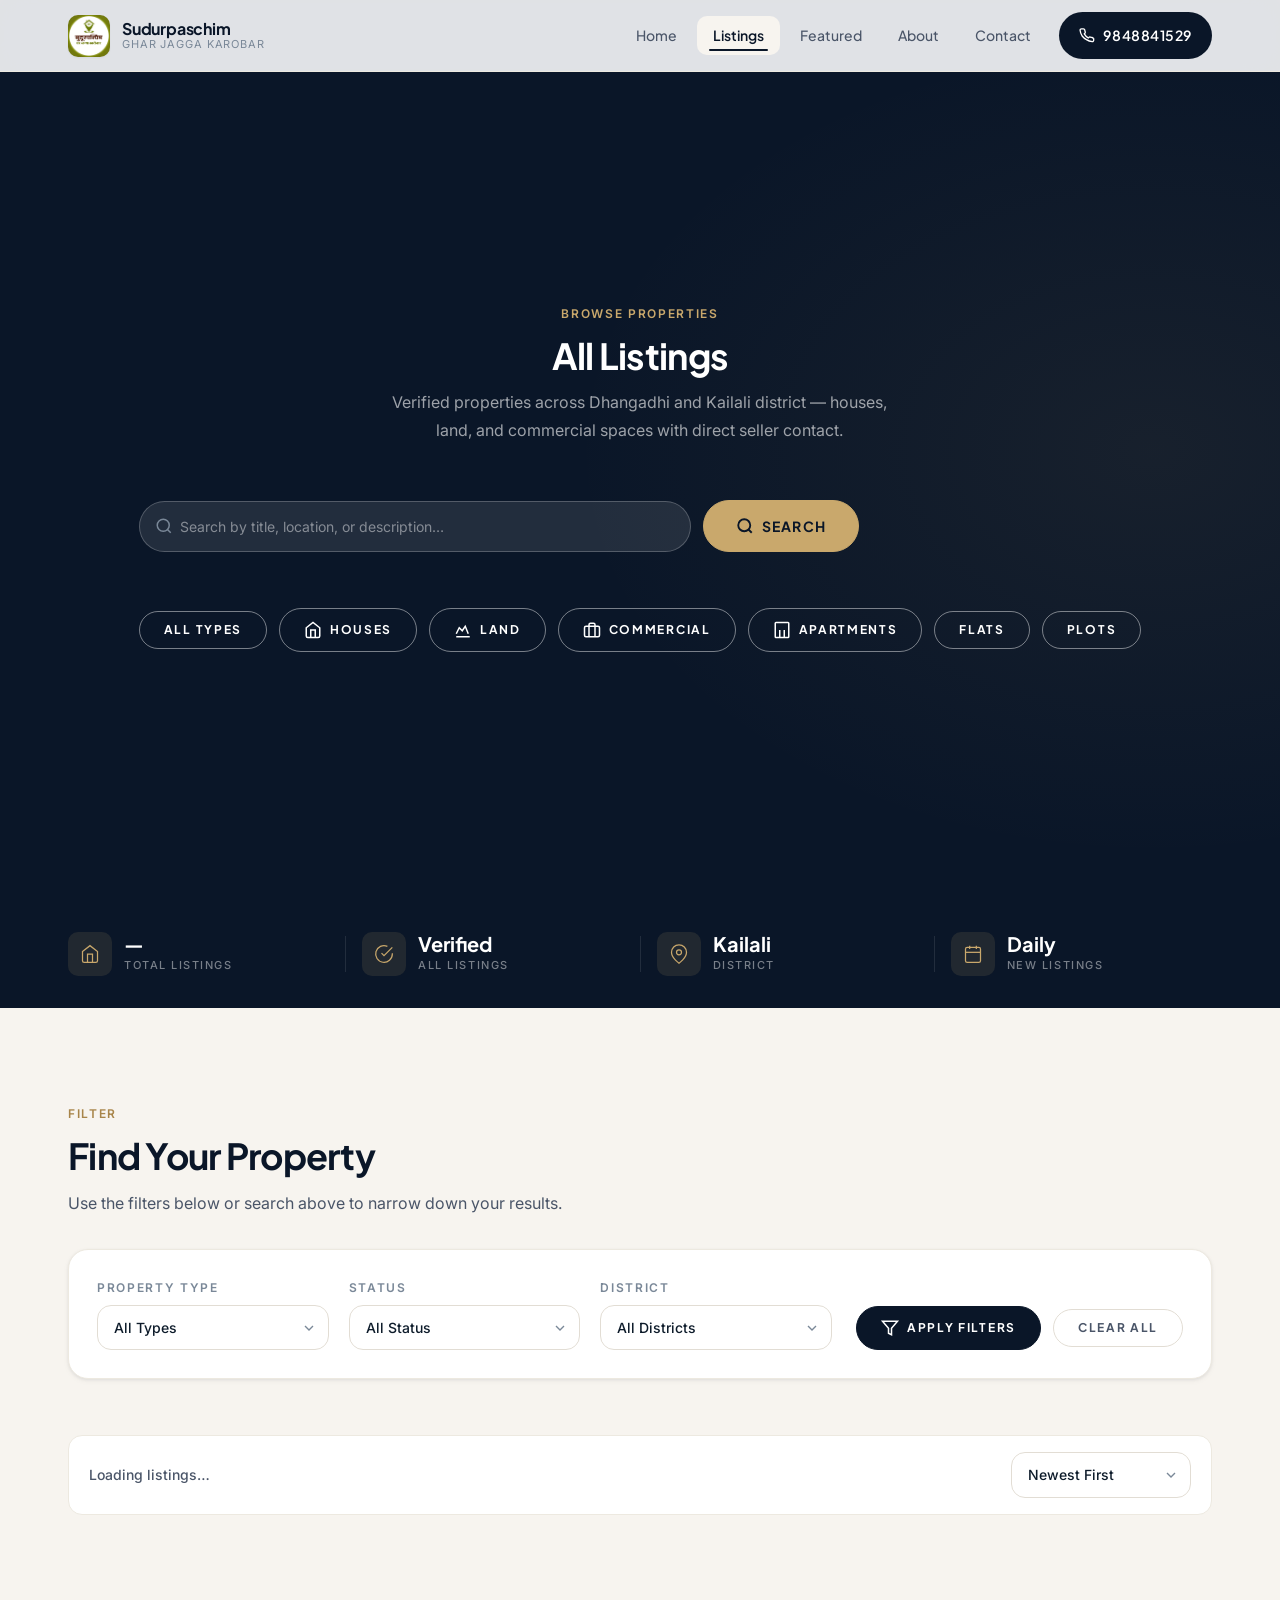
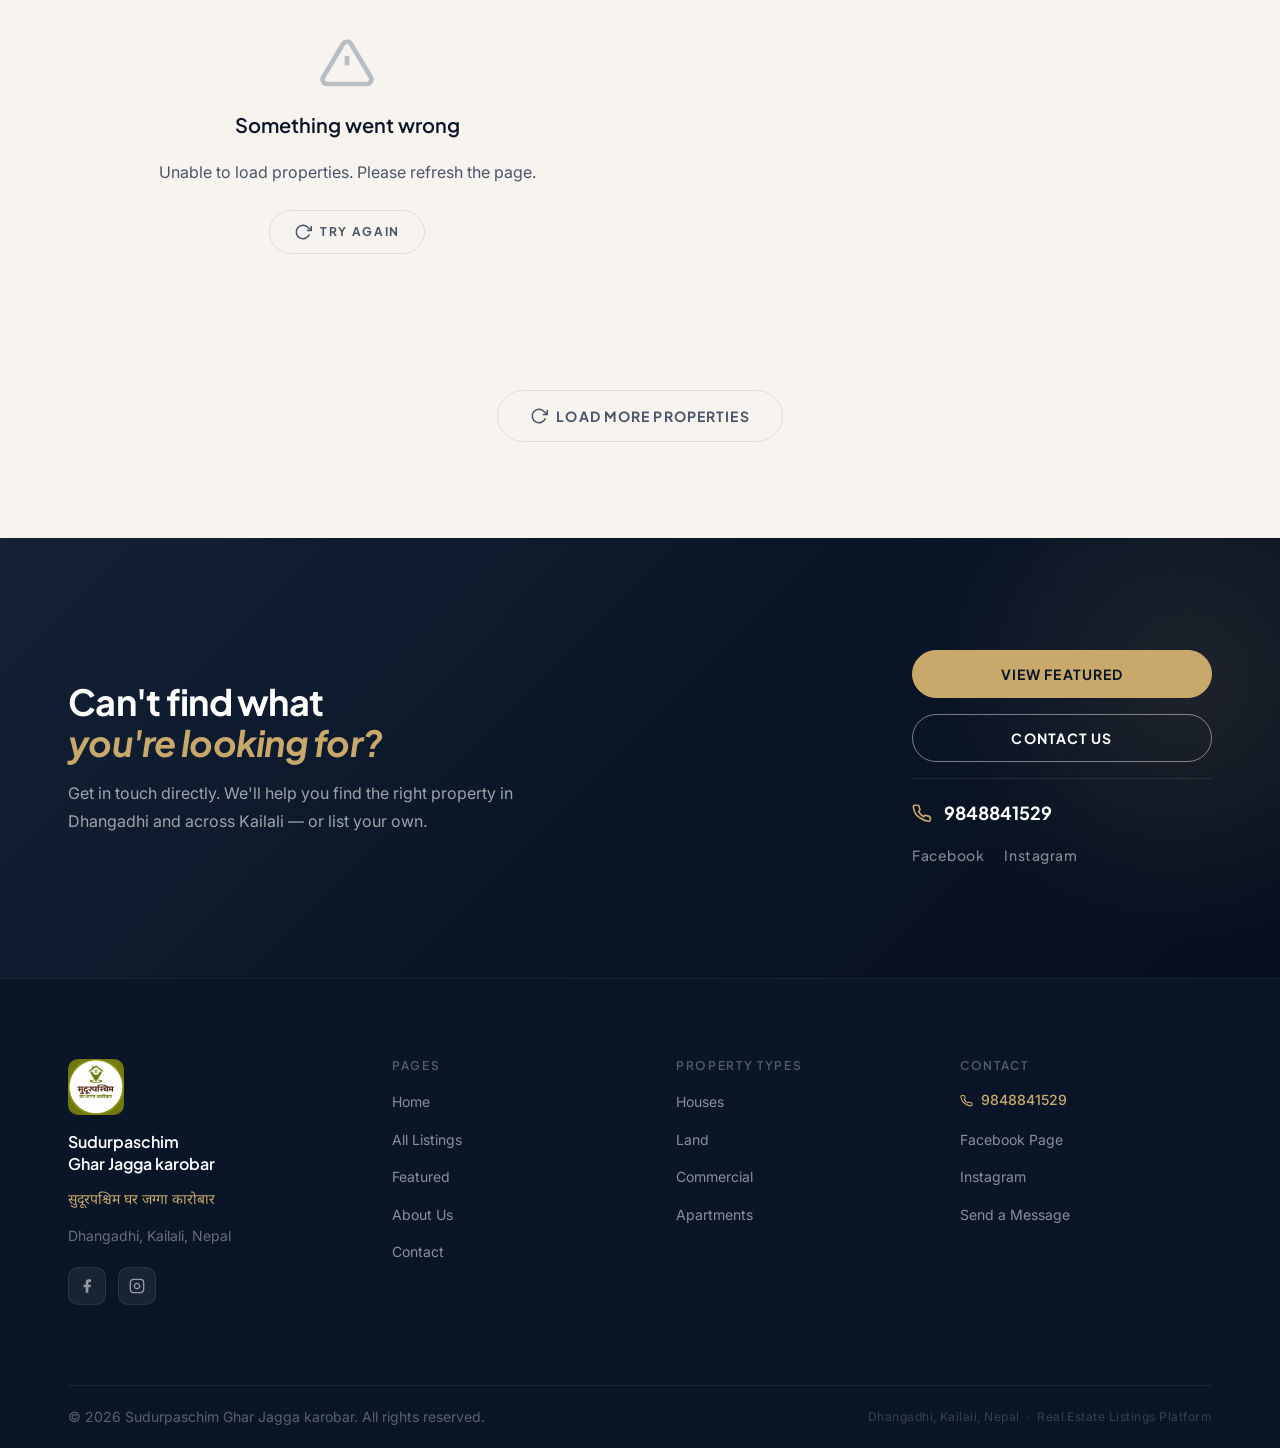
<file: listings.html>
<!DOCTYPE html>
<html lang="en">
<head>
  <meta charset="UTF-8">
  <meta name="viewport" content="width=device-width, initial-scale=1.0">

  <title>All Listings | Sudurpaschim Ghar Jagga Kaarobaar | सुदूरपश्चिम घर जग्गा कारोबार</title>

  <meta name="description"    content="Browse all property listings in Dhangadhi, Kailali, Nepal. Houses, land, commercial spaces and apartments — verified and ready to view.">
  <meta name="keywords"       content="property listings Nepal, ghar jagga Kailali, Dhangadhi real estate, घर जग्गा सूची, land for sale Nepal, house Kailali">
  <meta name="author"         content="Sudurpaschim Ghar Jagga Kaarobaar">
  <meta name="theme-color"    content="#0A1628">

  <meta property="og:type"        content="website">
  <meta property="og:title"       content="All Listings — Sudurpaschim Ghar Jagga Kaarobaar">
  <meta property="og:description" content="Browse verified property listings across Dhangadhi and Kailali, Nepal.">
  <meta property="og:locale"      content="ne_NP">

  <meta name="description" content="Sudurpaschim Ghar Jagga Kaarobaar is a trusted real estate platform in Sudurpashchim, Nepal. Browse verified land and house listings, connect with buyers and sellers, and receive free property consultation.">
  <link rel="preconnect" href="https://fonts.googleapis.com">
  <link rel="preconnect" href="https://fonts.gstatic.com" crossorigin>
  <link href="https://fonts.googleapis.com/css2?family=Plus+Jakarta+Sans:ital,wght@0,300;0,400;0,500;0,600;0,700;0,800;1,600&family=Inter:wght@300;400;500;600&family=Noto+Sans+Devanagari:wght@400;600;700&display=swap" rel="stylesheet">

  <link rel="icon" type="image/x-icon" href="images/favicon.ico">
  <link rel="stylesheet" href="css/style.css">
  <link rel="stylesheet" href="css/animations.css">
  <link rel="stylesheet" href="css/responsive.css">
</head>

<body>

  <!-- ═══════════════════════════════════════════
       SITE HEADER / NAVIGATION
       Identical to index.html.
       JS (script.js) handles sticky scroll,
       mobile menu toggle, and page transitions.
       "Listings" carries nav-link--active here.
  ═══════════════════════════════════════════ -->
  <header class="site-header" id="siteHeader" role="banner">
    <nav class="nav-wrapper" aria-label="Main navigation">

      <a href="index.html" class="nav-logo"
         aria-label="Sudurpaschim Ghar Jagga Kaarobaar — go to homepage">
        <img
          src="images/logo/logo.jpg"
          alt="Sudurpaschim Ghar Jagga Kaarobaar logo"
          class="nav-logo__img"
          width="48" height="48"
          onerror="this.style.display='none'"
        >
        <div class="nav-logo__text">
          <span class="nav-logo__primary">Sudurpaschim</span>
          <span class="nav-logo__secondary">Ghar Jagga karobar</span>
        </div>
      </a>

      <button
        class="nav-toggle"
        id="navToggle"
        aria-label="Open navigation menu"
        aria-controls="navMenu"
        aria-expanded="false"
      >
        <span class="nav-toggle__bar"></span>
        <span class="nav-toggle__bar"></span>
        <span class="nav-toggle__bar"></span>
      </button>

      <ul class="nav-menu" id="navMenu" role="list">
        <li><a href="index.html"    class="nav-link">Home</a></li>
        <li><a href="listings.html" class="nav-link nav-link--active" aria-current="page">Listings</a></li>
        <li><a href="featured.html" class="nav-link">Featured</a></li>
        <li><a href="about.html"    class="nav-link">About</a></li>
        <li><a href="contact.html"  class="nav-link">Contact</a></li>
        <li>
          <a href="tel:9848841529" class="nav-phone" aria-label="Call us at 9848841529">
            <svg class="nav-phone__icon" xmlns="http://www.w3.org/2000/svg"
                 viewBox="0 0 24 24" fill="none" stroke="currentColor" stroke-width="2" aria-hidden="true">
              <path d="M22 16.92v3a2 2 0 0 1-2.18 2 19.79 19.79 0 0 1-8.63-3.07A19.5 19.5 0 0 1 4.69 13.5a19.79 19.79 0 0 1-3.07-8.67A2 2 0 0 1 3.6 2.69h3a2 2 0 0 1 2 1.72c.127.96.361 1.903.7 2.81a2 2 0 0 1-.45 2.11L7.91 10.4a16 16 0 0 0 6 6l.91-.86a2 2 0 0 1 2.11-.45 12.84 12.84 0 0 0 2.81.7A2 2 0 0 1 21.5 18v-.08z"/>
            </svg>
            <span>9848841529</span>
          </a>
        </li>
      </ul>

    </nav>
  </header>


  <main id="main-content">

    <!-- ═══════════════════════════════════════════
         PAGE BANNER
         ─────────────────────────────────────────
         .hero          — provides padding-top that
                          clears the fixed nav header
         .section--dark — overrides hero's white bg
                          to deep navy (comes later
                          in style.css, so it wins)
         .hero__inner   — position:relative z-index:1
                          keeps content above the
                          decorative ::before gradient
         .section__inner — single flex child; its
                          margin-inline:auto centres
                          it inside the flex row on
                          desktop (flexbox auto-margin)
    ═══════════════════════════════════════════ -->
    <section
      class="hero section--dark"
      id="listingsBanner"
      aria-labelledby="listingsPageTitle"
    >
      <div class="hero__inner">
        <div class="section__inner">

          <!-- Page identity -->
          <header class="section__header section__header--centered">
            <div class="section__eyebrow section__eyebrow--light">
              Browse Properties
            </div>
            <h1 class="section__title section__title--light" id="listingsPageTitle">
              All Listings
            </h1>
            <p class="section__subtitle section__subtitle--light">
              Verified properties across Dhangadhi and Kailali district —
              houses, land, and commercial spaces with direct seller contact.
            </p>
          </header>


          <!-- ── Search bar ──────────────────────────────
               id="listingsSearch"
                 → script.js attaches a live 'input' listener
                   that instant-filters already-loaded results
                   without reloading the page.
               name="q"
                 → form GET submits ?q=term for URL-shareable
                   search; script.js reads this param on load.
               Both mechanisms use the same Filters.search().
          ──────────────────────────────────────────── -->
          <form
            class="listings-search"
            role="search"
            method="GET"
            action="listings.html"
            aria-label="Search all properties"
            id="listingsSearchForm"
          >
            <label for="listingsSearch" class="sr-only">
              Search properties by title, location, or description
            </label>

            <div class="listings-search__field">
              <svg class="listings-search__icon"
                   xmlns="http://www.w3.org/2000/svg" viewBox="0 0 24 24"
                   fill="none" stroke="currentColor" stroke-width="2" aria-hidden="true">
                <circle cx="11" cy="11" r="8"/>
                <line x1="21" y1="21" x2="16.65" y2="16.65"/>
              </svg>
              <input
                type="search"
                id="listingsSearch"
                name="q"
                placeholder="Search by title, location, or description…"
                class="listings-search__input"
                autocomplete="off"
                spellcheck="false"
              >
            </div>

            <button type="submit" class="btn btn--gold btn--large">
              <svg xmlns="http://www.w3.org/2000/svg" viewBox="0 0 24 24"
                   fill="none" stroke="currentColor" stroke-width="2.5"
                   width="16" height="16" aria-hidden="true">
                <circle cx="11" cy="11" r="8"/>
                <line x1="21" y1="21" x2="16.65" y2="16.65"/>
              </svg>
              Search
            </button>
          </form>


          <!-- ── Quick type-filter pills ──────────────────
               .hero__actions — existing CSS:
                 display: flex; flex-wrap: wrap;
                 gap: var(--space-3); align-items: center
               This gives the pills proper horizontal
               layout with wrapping on small screens.

               Each pill is a direct URL link:
               clicking navigates to listings.html?type=xxx
               and script.js reads ?type= on the next load.
               JS can enhance active-pill state later.
          ──────────────────────────────────────────── -->
          <nav class="hero__actions" aria-label="Quick filter by property type">

            <a href="listings.html"
               class="btn btn--ghost-light"
               aria-label="Show all property types">
              All Types
            </a>

            <a href="listings.html?type=house"
               class="btn btn--ghost-light"
               aria-label="Show houses only">
              <svg xmlns="http://www.w3.org/2000/svg" viewBox="0 0 24 24"
                   fill="none" stroke="currentColor" stroke-width="2"
                   width="15" height="15" aria-hidden="true">
                <path d="M3 9l9-7 9 7v11a2 2 0 0 1-2 2H5a2 2 0 0 1-2-2z"/>
                <polyline points="9 22 9 12 15 12 15 22"/>
              </svg>
              Houses
            </a>

            <a href="listings.html?type=land"
               class="btn btn--ghost-light"
               aria-label="Show land only">
              <svg xmlns="http://www.w3.org/2000/svg" viewBox="0 0 24 24"
                   fill="none" stroke="currentColor" stroke-width="2"
                   width="15" height="15" aria-hidden="true">
                <path d="M3 17l4-8 4 4 4-6 4 10"/>
                <line x1="3" y1="21" x2="21" y2="21"/>
              </svg>
              Land
            </a>

            <a href="listings.html?type=commercial"
               class="btn btn--ghost-light"
               aria-label="Show commercial properties only">
              <svg xmlns="http://www.w3.org/2000/svg" viewBox="0 0 24 24"
                   fill="none" stroke="currentColor" stroke-width="2"
                   width="15" height="15" aria-hidden="true">
                <rect x="2" y="7" width="20" height="14" rx="2" ry="2"/>
                <path d="M16 21V5a2 2 0 0 0-2-2h-4a2 2 0 0 0-2 2v16"/>
              </svg>
              Commercial
            </a>

            <a href="listings.html?type=apartment"
               class="btn btn--ghost-light"
               aria-label="Show apartments only">
              <svg xmlns="http://www.w3.org/2000/svg" viewBox="0 0 24 24"
                   fill="none" stroke="currentColor" stroke-width="2"
                   width="15" height="15" aria-hidden="true">
                <rect x="3" y="2" width="18" height="20" rx="1"/>
                <line x1="9" y1="22" x2="9" y2="12"/>
                <line x1="15" y1="22" x2="15" y2="12"/>
                <path d="M7 7h.01M12 7h.01M17 7h.01M7 12h.01M17 12h.01"/>
              </svg>
              Apartments
            </a>

            <a href="listings.html?type=flat"
               class="btn btn--ghost-light"
               aria-label="Show flats only">
              Flats
            </a>

            <a href="listings.html?type=plot"
               class="btn btn--ghost-light"
               aria-label="Show plots only">
              Plots
            </a>

          </nav>

        </div><!-- /section__inner -->
      </div><!-- /hero__inner -->
    </section>


    <!-- ═══════════════════════════════════════════
         LIVE STATS BAR
         ─────────────────────────────────────────
         Reuses the .stats-bar component from
         index.html (deep navy, styled icons, white
         numbers). id="listingsTotal" is populated
         by script.js → Pages.listings() with the
         total property count from the API.
         Other cells display static contextual info.
    ═══════════════════════════════════════════ -->
    <div class="stats-bar"
         role="status"
         aria-live="polite"
         aria-label="Property database overview">
      <div class="stats-bar__inner">

        <div class="stats-bar__item">
          <div class="stats-bar__icon" aria-hidden="true">
            <svg xmlns="http://www.w3.org/2000/svg" viewBox="0 0 24 24"
                 fill="none" stroke="currentColor" stroke-width="1.5">
              <path d="M3 9l9-7 9 7v11a2 2 0 0 1-2 2H5a2 2 0 0 1-2-2z"/>
              <polyline points="9 22 9 12 15 12 15 22"/>
            </svg>
          </div>
          <div class="stats-bar__text">
            <!-- script.js → DOM.setText('listingsTotal', data.length) -->
            <strong id="listingsTotal">—</strong>
            <span>Total Listings</span>
          </div>
        </div>

        <div class="stats-bar__divider" aria-hidden="true"></div>

        <div class="stats-bar__item">
          <div class="stats-bar__icon" aria-hidden="true">
            <svg xmlns="http://www.w3.org/2000/svg" viewBox="0 0 24 24"
                 fill="none" stroke="currentColor" stroke-width="1.5">
              <path d="M22 11.08V12a10 10 0 1 1-5.93-9.14"/>
              <polyline points="22 4 12 14.01 9 11.01"/>
            </svg>
          </div>
          <div class="stats-bar__text">
            <strong>Verified</strong>
            <span>All Listings</span>
          </div>
        </div>

        <div class="stats-bar__divider" aria-hidden="true"></div>

        <div class="stats-bar__item">
          <div class="stats-bar__icon" aria-hidden="true">
            <svg xmlns="http://www.w3.org/2000/svg" viewBox="0 0 24 24"
                 fill="none" stroke="currentColor" stroke-width="1.5">
              <path d="M21 10c0 7-9 13-9 13S3 17 3 10a9 9 0 0 1 18 0z"/>
              <circle cx="12" cy="10" r="3"/>
            </svg>
          </div>
          <div class="stats-bar__text">
            <strong>Kailali</strong>
            <span>District</span>
          </div>
        </div>

        <div class="stats-bar__divider" aria-hidden="true"></div>

        <div class="stats-bar__item">
          <div class="stats-bar__icon" aria-hidden="true">
            <svg xmlns="http://www.w3.org/2000/svg" viewBox="0 0 24 24"
                 fill="none" stroke="currentColor" stroke-width="1.5">
              <rect x="3" y="4" width="18" height="18" rx="2" ry="2"/>
              <line x1="16" y1="2" x2="16" y2="6"/>
              <line x1="8"  y1="2" x2="8"  y2="6"/>
              <line x1="3"  y1="10" x2="21" y2="10"/>
            </svg>
          </div>
          <div class="stats-bar__text">
            <strong>Daily</strong>
            <span>New Listings</span>
          </div>
        </div>

      </div>
    </div>


    <!-- ═══════════════════════════════════════════
         LISTINGS MAIN SECTION
         ─────────────────────────────────────────
         .section.section--light — off-white bg,
           spacious vertical padding
         .section__inner         — max-width 1200px,
           centred, flex-column with gap
    ═══════════════════════════════════════════ -->
    <section
      class="section section--light"
      id="listingsMain"
      aria-labelledby="listingsResultsHeading"
    >
      <div class="section__inner">


        <!-- ── Advanced filter form ────────────────────
             method="GET" action="listings.html"
               Submitting builds a shareable URL:
               listings.html?type=house&status=Available&district=Kailali
             script.js reads: ?type= ?status= ?district=
               via Helpers.getParam() on every page load.
             id="listingsFilterForm"
               Reserved hook for future JS enhancement
               (e.g. auto-submit on select change, active
               state highlighting, combine with search).
        ──────────────────────────────────────────── -->
        <div class="listings-filters" role="search" aria-label="Filter properties">

          <header class="section__header">
            <div class="section__eyebrow">Filter</div>
            <h2 class="section__title" id="listingsResultsHeading">
              Find Your Property
            </h2>
            <p class="section__subtitle">
              Use the filters below or search above to narrow down your results.
            </p>
          </header>

          <form
            method="GET"
            action="listings.html"
            class="listings-filters__form"
            id="listingsFilterForm"
            aria-label="Advanced property filters"
          >
            <fieldset class="listings-filters__fieldset">
              <legend class="sr-only">Filter properties by type, status, and district</legend>

              <!-- Property type -->
              <div class="listings-filters__group">
                <label for="filterType" class="listings-filters__label">
                  Property Type
                </label>
                <div class="listings-filters__select-wrap">
                  <select name="type" id="filterType"
                          class="listings-filters__select"
                          aria-label="Filter by property type">
                    <option value="">All Types</option>
                    <option value="house">House</option>
                    <option value="land">Land</option>
                    <option value="commercial">Commercial</option>
                    <option value="apartment">Apartment</option>
                    <option value="flat">Flat</option>
                    <option value="plot">Plot</option>
                    <option value="villa">Villa</option>
                    <option value="shop">Shop</option>
                  </select>
                  <svg class="listings-filters__chevron"
                       xmlns="http://www.w3.org/2000/svg" viewBox="0 0 24 24"
                       fill="none" stroke="currentColor" stroke-width="2" aria-hidden="true">
                    <polyline points="6 9 12 15 18 9"/>
                  </svg>
                </div>
              </div>

              <!-- Availability status -->
              <div class="listings-filters__group">
                <label for="filterStatus" class="listings-filters__label">
                  Status
                </label>
                <div class="listings-filters__select-wrap">
                  <select name="status" id="filterStatus"
                          class="listings-filters__select"
                          aria-label="Filter by availability status">
                    <option value="">All Status</option>
                    <option value="Available">Available</option>
                    <option value="Reserved">Reserved</option>
                    <option value="Sold">Sold</option>
                  </select>
                  <svg class="listings-filters__chevron"
                       xmlns="http://www.w3.org/2000/svg" viewBox="0 0 24 24"
                       fill="none" stroke="currentColor" stroke-width="2" aria-hidden="true">
                    <polyline points="6 9 12 15 18 9"/>
                  </svg>
                </div>
              </div>

              <!-- District -->
              <div class="listings-filters__group">
                <label for="filterDistrict" class="listings-filters__label">
                  District
                </label>
                <div class="listings-filters__select-wrap">
                  <select name="district" id="filterDistrict"
                          class="listings-filters__select"
                          aria-label="Filter by district">
                    <option value="">All Districts</option>
                    <option value="Kailali">Kailali</option>
                    <option value="Kanchanpur">Kanchanpur</option>
                    <option value="Dadeldhura">Dadeldhura</option>
                    <option value="Baitadi">Baitadi</option>
                    <option value="Doti">Doti</option>
                    <option value="Bajhang">Bajhang</option>
                    <option value="Bajura">Bajura</option>
                    <option value="Achham">Achham</option>
                  </select>
                  <svg class="listings-filters__chevron"
                       xmlns="http://www.w3.org/2000/svg" viewBox="0 0 24 24"
                       fill="none" stroke="currentColor" stroke-width="2" aria-hidden="true">
                    <polyline points="6 9 12 15 18 9"/>
                  </svg>
                </div>
              </div>

            </fieldset>

            <!-- Filter action buttons
                 .hero__actions reuses: display:flex; flex-wrap:wrap;
                 gap:var(--space-3); align-items:center
                 → buttons sit side-by-side and wrap on mobile  -->
            <div class="hero__actions listings-filters__actions">
              <button type="submit" class="btn btn--primary">
                <svg xmlns="http://www.w3.org/2000/svg" viewBox="0 0 24 24"
                     fill="none" stroke="currentColor" stroke-width="2"
                     width="15" height="15" aria-hidden="true">
                  <polygon points="22 3 2 3 10 12.46 10 19 14 21 14 12.46 22 3"/>
                </svg>
                Apply Filters
              </button>
              <a href="listings.html"
                 class="btn btn--outline"
                 aria-label="Clear all filters and show all properties">
                Clear All
              </a>
            </div>

          </form>
        </div><!-- /.listings-filters -->


        <!-- ── Results toolbar ─────────────────────────
             Sits between the filter form and the grid.
             id="listingsCount"
               script.js sets this to "X properties found"
               (a full phrase, not a bare number).
               role="status" + aria-live="polite" announces
               filter changes to screen-reader users.
             id="listingsSort"
               Placeholder for future sort-by-JS feature.
               script.js doesn't wire this yet; it always
               sorts newest-first via Filters.sortByNewest().
        ──────────────────────────────────────────── -->
        <div class="listings-toolbar"
             role="toolbar"
             aria-label="Results count and sort controls">

          <div class="listings-toolbar__count">
            <p
              id="listingsCount"
              class="listings-toolbar__count-text"
              role="status"
              aria-live="polite"
              aria-atomic="true"
            >
              Loading listings…
            </p>
          </div>

          <div class="listings-toolbar__sort">
            <label for="listingsSort" class="sr-only">Sort properties by</label>
            <div class="listings-filters__select-wrap">
              <select
                id="listingsSort"
                class="listings-filters__select listings-toolbar__sort-select"
                aria-label="Sort property listings"
              >
                <option value="newest">Newest First</option>
                <option value="price-asc">Price: Low → High</option>
                <option value="price-desc">Price: High → Low</option>
                <option value="area">Largest Area First</option>
              </select>
              <svg class="listings-filters__chevron"
                   xmlns="http://www.w3.org/2000/svg" viewBox="0 0 24 24"
                   fill="none" stroke="currentColor" stroke-width="2" aria-hidden="true">
                <polyline points="6 9 12 15 18 9"/>
              </svg>
            </div>
          </div>

        </div><!-- /.listings-toolbar -->


        <!-- ══════════════════════════════════════════
             PROPERTY GRID
             ──────────────────────────────────────────
             id="listingsGrid"  ← sole target for
               script.js → Renderer.grid('listingsGrid', …)
             aria-busy="true"   ← tells screen readers
               the region is loading; set to "false"
               by script.js after cards are injected
             aria-live="polite" ← announces updates

             DO NOT add real property cards here.
             All data is loaded from the Google Sheets
             API. Skeleton loaders are replaced on load.
             Nine skeletons fill a 3-col × 3-row grid.
        ══════════════════════════════════════════ -->
        <div
          class="properties-grid"
          id="listingsGrid"
          role="list"
          aria-label="Property listings"
          aria-live="polite"
          aria-busy="true"
        >
          <div class="skeleton-card" role="listitem" aria-hidden="true"></div>
          <div class="skeleton-card" role="listitem" aria-hidden="true"></div>
          <div class="skeleton-card" role="listitem" aria-hidden="true"></div>
          <div class="skeleton-card" role="listitem" aria-hidden="true"></div>
          <div class="skeleton-card" role="listitem" aria-hidden="true"></div>
          <div class="skeleton-card" role="listitem" aria-hidden="true"></div>
          <div class="skeleton-card" role="listitem" aria-hidden="true"></div>
          <div class="skeleton-card" role="listitem" aria-hidden="true"></div>
          <div class="skeleton-card" role="listitem" aria-hidden="true"></div>
        </div>


        <!-- ── Load More / Pagination ─────────────────
             id="loadMoreBtn"
               Initially hidden (all results render at once).
               Shown and wired by JS when pagination is added.
             id="listingsEndMessage"
               Shown by JS once all pages are exhausted.
        ──────────────────────────────────────────── -->
        <div class="section__footer listings-loadmore">

          <button
            type="button"
            id="loadMoreBtn"
            class="btn btn--outline btn--large"
            aria-label="Load more property listings"
            hidden
          >
            <svg xmlns="http://www.w3.org/2000/svg" viewBox="0 0 24 24"
                 fill="none" stroke="currentColor" stroke-width="2"
                 width="18" height="18" aria-hidden="true">
              <polyline points="23 4 23 10 17 10"/>
              <path d="M20.49 15a9 9 0 1 1-2.12-9.36L23 10"/>
            </svg>
            Load More Properties
          </button>

          <p
            id="listingsEndMessage"
            class="listings-loadmore__end"
            role="status"
            aria-live="polite"
            hidden
          >
            You've seen all available listings. &nbsp;
            <a href="contact.html" class="section__link">
              List your property
              <svg xmlns="http://www.w3.org/2000/svg" viewBox="0 0 24 24"
                   fill="none" stroke="currentColor" stroke-width="2"
                   width="15" height="15" aria-hidden="true">
                <line x1="5" y1="12" x2="19" y2="12"/>
                <polyline points="12 5 19 12 12 19"/>
              </svg>
            </a>
          </p>

        </div>

      </div><!-- /section__inner -->
    </section><!-- /#listingsMain -->


    <!-- ═══════════════════════════════════════════
         CALL-TO-ACTION STRIP
         Reuses the .cta-strip component from
         index.html unchanged for consistency.
    ═══════════════════════════════════════════ -->
    <section class="cta-strip" aria-labelledby="listingsCtaTitle">
      <div class="cta-strip__inner">

        <div class="cta-strip__content">
          <h2 class="cta-strip__title" id="listingsCtaTitle">
            Can't find what<br>
            <em>you're looking for?</em>
          </h2>
          <p class="cta-strip__text">
            Get in touch directly. We'll help you find the right property
            in Dhangadhi and across Kailali — or list your own.
          </p>
        </div>

        <div class="cta-strip__actions">
          <a href="featured.html"  class="btn btn--gold btn--large">View Featured</a>
          <a href="contact.html"   class="btn btn--ghost-light btn--large">Contact Us</a>

          <div class="cta-strip__contact">
            <a href="tel:9848841529" class="cta-strip__phone" aria-label="Call 9848841529">
              <svg xmlns="http://www.w3.org/2000/svg" viewBox="0 0 24 24"
                   fill="none" stroke="currentColor" stroke-width="2" aria-hidden="true">
                <path d="M22 16.92v3a2 2 0 0 1-2.18 2 19.79 19.79 0 0 1-8.63-3.07A19.5 19.5 0 0 1 4.69 13.5a19.79 19.79 0 0 1-3.07-8.67A2 2 0 0 1 3.6 2.69h3a2 2 0 0 1 2 1.72c.127.96.361 1.903.7 2.81a2 2 0 0 1-.45 2.11L7.91 10.4a16 16 0 0 0 6 6l.91-.86a2 2 0 0 1 2.11-.45 12.84 12.84 0 0 0 2.81.7A2 2 0 0 1 21.5 18v-.08z"/>
              </svg>
              9848841529
            </a>
            <div class="cta-strip__socials">
              <a href="https://www.facebook.com/profile.php?id=100064083400124"
                 class="cta-strip__social-link"
                 target="_blank" rel="noopener noreferrer"
                 aria-label="Facebook page">Facebook</a>
              <a href="https://www.instagram.com/sudurpaschimgharjagga/"
                 class="cta-strip__social-link"
                 target="_blank" rel="noopener noreferrer"
                 aria-label="Instagram page">Instagram</a>
            </div>
          </div>
        </div>

      </div>
    </section>

  </main><!-- /main -->


  <!-- ═══════════════════════════════════════════
       SITE FOOTER
       Identical to index.html.
       id="footerYear" is populated by script.js.
  ═══════════════════════════════════════════ -->
  <footer class="site-footer" role="contentinfo">
    <div class="site-footer__inner">

      <div class="site-footer__top">

        <div class="footer-brand">
          <a href="index.html" class="footer-brand__logo" aria-label="Homepage">
            <img
              src="images/logo/logo.jpg"
              alt="Sudurpaschim Ghar Jagga Kaarobaar"
              class="footer-brand__img"
              width="56" height="56"
              onerror="this.style.display='none'"
            >
          </a>
          <p class="footer-brand__name">Sudurpaschim<br>Ghar Jagga karobar</p>
          <p class="footer-brand__devanagari" lang="ne">सुदूरपश्चिम घर जग्गा कारोबार</p>
          <p class="footer-brand__location">Dhangadhi, Kailali, Nepal</p>
          <div class="footer-brand__socials">
            <a href="https://www.facebook.com/profile.php?id=100064083400124"
               class="footer-social-link" target="_blank" rel="noopener noreferrer"
               aria-label="Facebook">
              <svg viewBox="0 0 24 24" fill="currentColor" xmlns="http://www.w3.org/2000/svg" aria-hidden="true">
                <path d="M18 2h-3a5 5 0 0 0-5 5v3H7v4h3v8h4v-8h3l1-4h-4V7a1 1 0 0 1 1-1h3z"/>
              </svg>
            </a>
            <a href="https://www.instagram.com/sudurpaschimgharjagga/"
               class="footer-social-link" target="_blank" rel="noopener noreferrer"
               aria-label="Instagram">
              <svg viewBox="0 0 24 24" fill="none" stroke="currentColor" stroke-width="2"
                   xmlns="http://www.w3.org/2000/svg" aria-hidden="true">
                <rect x="2" y="2" width="20" height="20" rx="5" ry="5"/>
                <path d="M16 11.37A4 4 0 1 1 12.63 8 4 4 0 0 1 16 11.37z"/>
                <line x1="17.5" y1="6.5" x2="17.51" y2="6.5"/>
              </svg>
            </a>
          </div>
        </div>

        <nav class="footer-nav" aria-label="Footer navigation">

          <div class="footer-nav__group">
            <h3 class="footer-nav__heading">Pages</h3>
            <ul class="footer-nav__list" role="list">
              <li><a href="index.html"    class="footer-nav__link">Home</a></li>
              <li><a href="listings.html" class="footer-nav__link">All Listings</a></li>
              <li><a href="featured.html" class="footer-nav__link">Featured</a></li>
              <li><a href="about.html"    class="footer-nav__link">About Us</a></li>
              <li><a href="contact.html"  class="footer-nav__link">Contact</a></li>
            </ul>
          </div>

          <div class="footer-nav__group">
            <h3 class="footer-nav__heading">Property Types</h3>
            <ul class="footer-nav__list" role="list">
              <li><a href="listings.html?type=house"       class="footer-nav__link">Houses</a></li>
              <li><a href="listings.html?type=land"        class="footer-nav__link">Land</a></li>
              <li><a href="listings.html?type=commercial"  class="footer-nav__link">Commercial</a></li>
              <li><a href="listings.html?type=apartment"   class="footer-nav__link">Apartments</a></li>
            </ul>
          </div>

          <div class="footer-nav__group">
            <h3 class="footer-nav__heading">Contact</h3>
            <ul class="footer-nav__list" role="list">
              <li>
                <a href="tel:9848841529"
                   class="footer-nav__link footer-nav__link--phone"
                   aria-label="Call 9848841529">
                  <svg xmlns="http://www.w3.org/2000/svg" viewBox="0 0 24 24"
                       fill="none" stroke="currentColor" stroke-width="2" aria-hidden="true">
                    <path d="M22 16.92v3a2 2 0 0 1-2.18 2 19.79 19.79 0 0 1-8.63-3.07A19.5 19.5 0 0 1 4.69 13.5a19.79 19.79 0 0 1-3.07-8.67A2 2 0 0 1 3.6 2.69h3a2 2 0 0 1 2 1.72 12.84 12.84 0 0 0 .7 2.81 2 2 0 0 1-.45 2.11L7.91 10.4a16 16 0 0 0 6 6l.91-.86a2 2 0 0 1 2.11-.45 12.84 12.84 0 0 0 2.81.7A2 2 0 0 1 22 18v-.08z"/>
                  </svg>
                  9848841529
                </a>
              </li>
              <li>
                <a href="https://www.facebook.com/profile.php?id=100064083400124"
                   class="footer-nav__link" target="_blank" rel="noopener noreferrer">
                  Facebook Page
                </a>
              </li>
              <li>
                <a href="https://www.instagram.com/sudurpaschimgharjagga/"
                   class="footer-nav__link" target="_blank" rel="noopener noreferrer">
                  Instagram
                </a>
              </li>
              <li>
                <a href="contact.html" class="footer-nav__link">Send a Message</a>
              </li>
            </ul>
          </div>

        </nav>

      </div><!-- /site-footer__top -->

      <div class="site-footer__bottom">
        <p class="site-footer__copy">
          &copy; <span id="footerYear">2025</span>
          Sudurpaschim Ghar Jagga karobar. All rights reserved.
        </p>
        <p class="site-footer__note">
          Dhangadhi, Kailali, Nepal &nbsp;·&nbsp; Real Estate Listings Platform
        </p>
      </div>

    </div><!-- /site-footer__inner -->
  </footer>


  <!--
    script.js is loaded here (end of body = non-blocking).

    On listings.html it runs:
      detectPage()    → returns 'listings'
      API.fetchAll()  → fetches Google Sheets data
      Pages.listings(data) →
        • reads ?type= ?status= ?district= ?q= URL params
        • applies Filters.byType / byStatus / byDistrict / search
        • DOM.setText('listingsCount', "X properties found")
        • DOM.setText('listingsTotal', data.length)
        • Renderer.grid('listingsGrid', filtered)
        • wires #listingsSearch for live in-memory search
      UI.initRevealClasses() → adds .reveal to below-fold elements
      UI.initScrollReveal()  → IntersectionObserver activates
  -->
  <script src="js/script.js"></script>

</body>
</html>
</file>
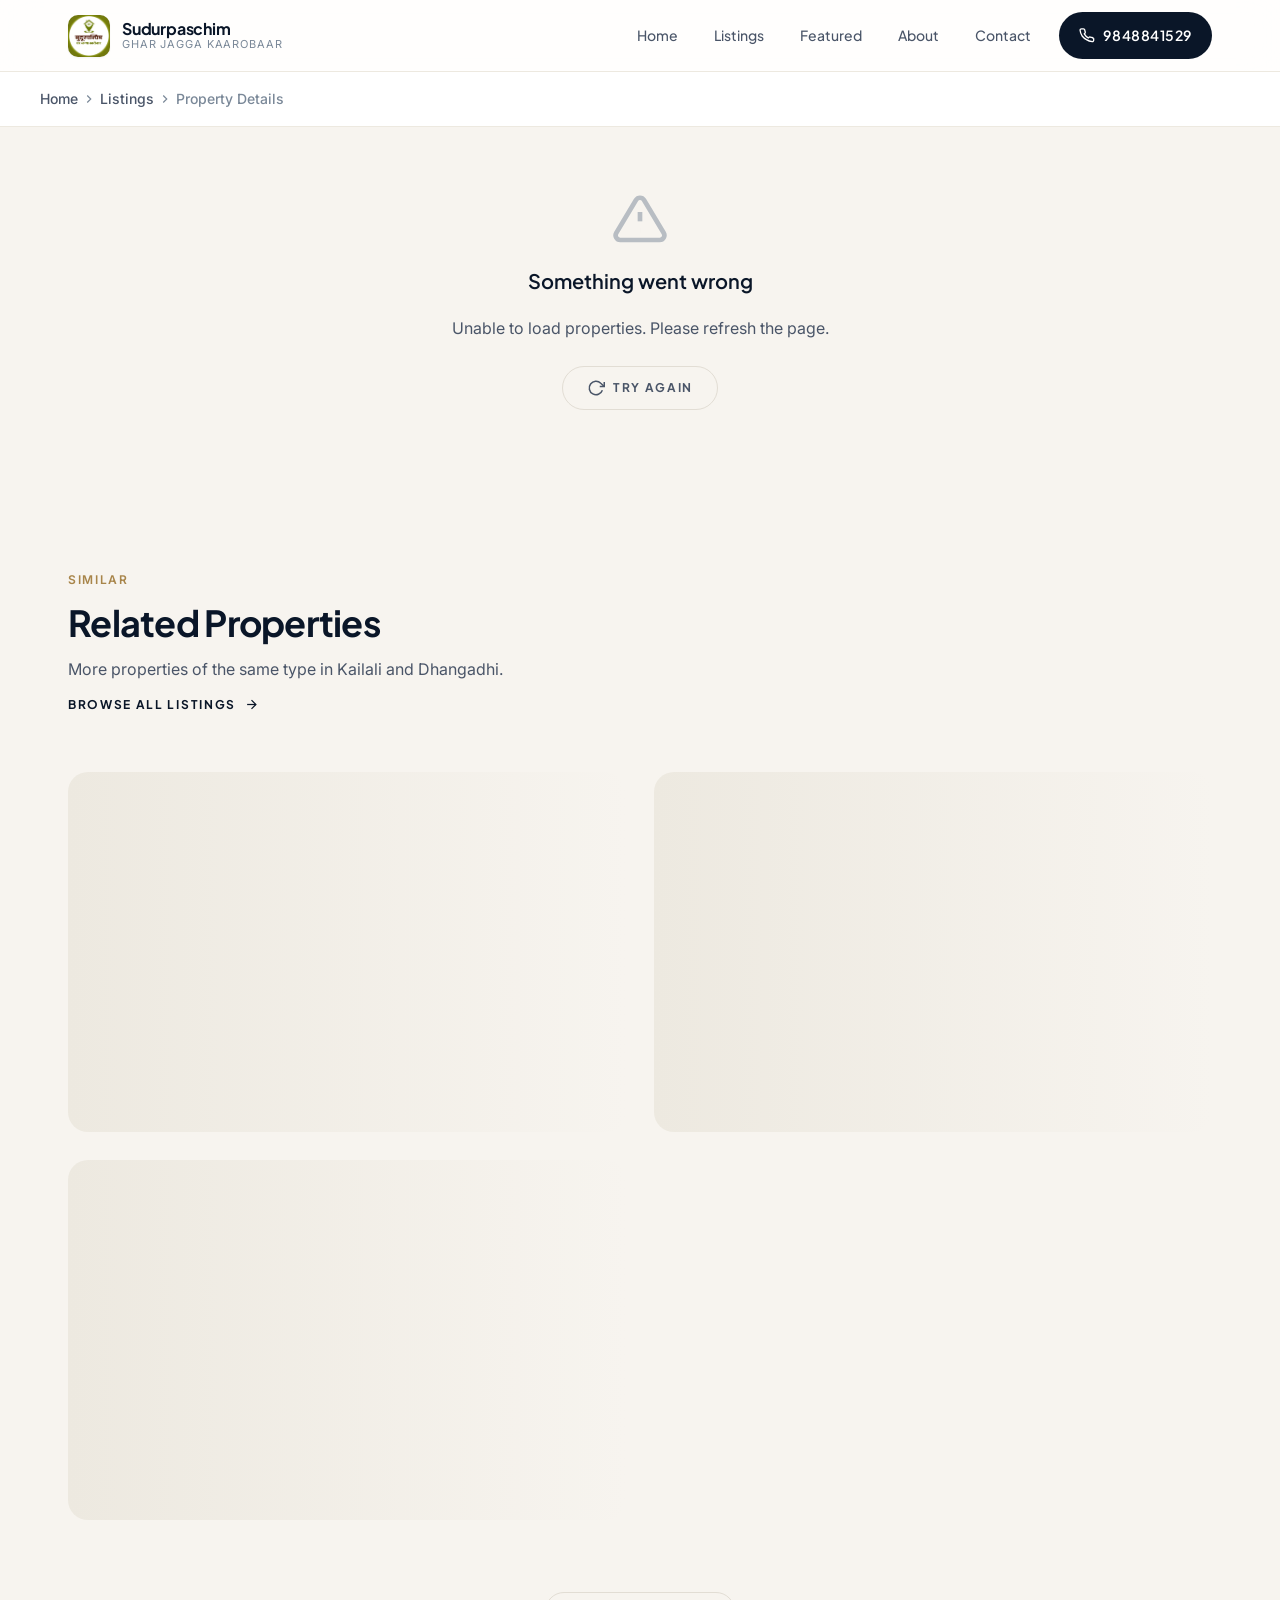
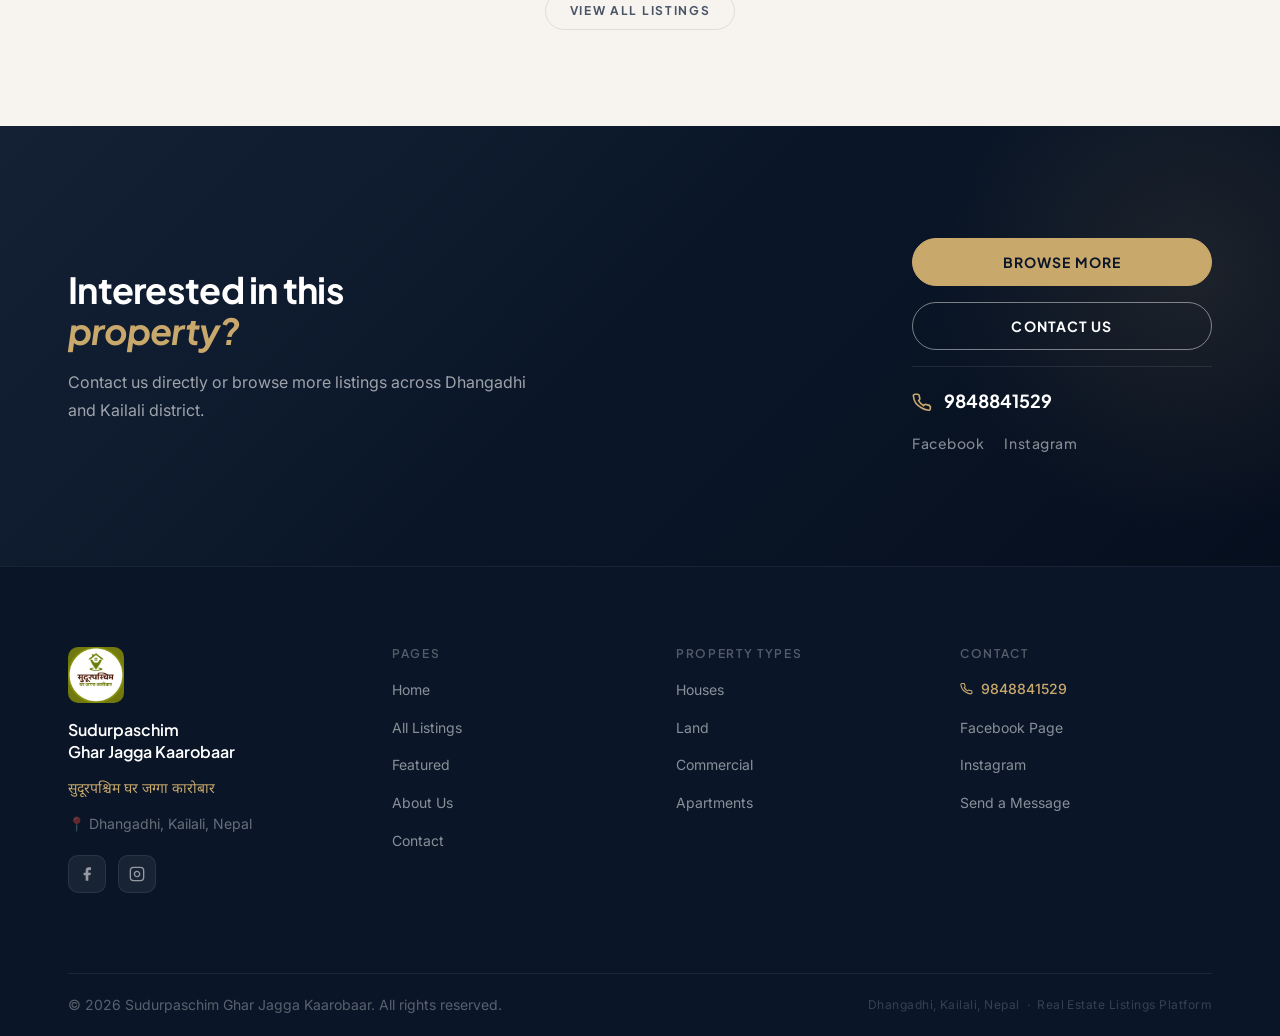
<file: property.html>
<!DOCTYPE html>
<html lang="en">
<head>
  <meta charset="UTF-8">
  <meta name="viewport" content="width=device-width, initial-scale=1.0">

  <!--
    <title> is overwritten by script.js once the property loads:
    document.title = `${property.title} — Sudurpaschim Ghar Jagga Kaarobaar`
  -->
  <title>Property Details | Sudurpaschim Ghar Jagga Kaarobaar</title>

  <meta name="description"  content="Property details — Sudurpaschim Ghar Jagga Kaarobaar. Verified real estate in Dhangadhi, Kailali, Nepal.">
  <meta name="author"       content="Sudurpaschim Ghar Jagga Kaarobaar">
  <meta name="theme-color"  content="#0A1628">

  <meta name="description" content="Sudurpaschim Ghar Jagga Kaarobaar is a trusted real estate platform in Sudurpashchim, Nepal. Browse verified land and house listings, connect with buyers and sellers, and receive free property consultation.">
  <meta property="og:type"   content="website">
  <meta property="og:locale" content="ne_NP">

  <link rel="preconnect" href="https://fonts.googleapis.com">
  <link rel="preconnect" href="https://fonts.gstatic.com" crossorigin>
  <link href="https://fonts.googleapis.com/css2?family=Plus+Jakarta+Sans:ital,wght@0,300;0,400;0,500;0,600;0,700;0,800;1,600&family=Inter:wght@300;400;500;600&family=Noto+Sans+Devanagari:wght@400;600;700&display=swap" rel="stylesheet">

  <link rel="icon" type="image/x-icon" href="images/favicon.ico">
  <link rel="stylesheet" href="css/style.css">
  <link rel="stylesheet" href="css/animations.css">
  <link rel="stylesheet" href="css/responsive.css">
</head>

<body>

  <!-- ═══════════════════════════════════════════
       SITE HEADER / NAVIGATION
       Identical to index.html and listings.html.
       JS handles sticky scroll, mobile menu.
       No nav-link--active — the current page is
       a property detail, not a top-level section.
  ═══════════════════════════════════════════ -->
  <header class="site-header" id="siteHeader" role="banner">
    <nav class="nav-wrapper" aria-label="Main navigation">

      <a href="index.html" class="nav-logo"
         aria-label="Sudurpaschim Ghar Jagga Kaarobaar — go to homepage">
        <img
          src="images/logo/logo.jpg"
          alt="Sudurpaschim Ghar Jagga Kaarobaar logo"
          class="nav-logo__img"
          width="48" height="48"
          onerror="this.style.display='none'"
        >
        <div class="nav-logo__text">
          <span class="nav-logo__primary">Sudurpaschim</span>
          <span class="nav-logo__secondary">Ghar Jagga Kaarobaar</span>
        </div>
      </a>

      <button
        class="nav-toggle"
        id="navToggle"
        aria-label="Open navigation menu"
        aria-controls="navMenu"
        aria-expanded="false"
      >
        <span class="nav-toggle__bar"></span>
        <span class="nav-toggle__bar"></span>
        <span class="nav-toggle__bar"></span>
      </button>

      <ul class="nav-menu" id="navMenu" role="list">
        <li><a href="index.html"    class="nav-link">Home</a></li>
        <li><a href="listings.html" class="nav-link">Listings</a></li>
        <li><a href="featured.html" class="nav-link">Featured</a></li>
        <li><a href="about.html"    class="nav-link">About</a></li>
        <li><a href="contact.html"  class="nav-link">Contact</a></li>
        <li>
          <a href="tel:9848841529" class="nav-phone" aria-label="Call us at 9848841529">
            <svg class="nav-phone__icon" xmlns="http://www.w3.org/2000/svg"
                 viewBox="0 0 24 24" fill="none" stroke="currentColor"
                 stroke-width="2" aria-hidden="true">
              <path d="M22 16.92v3a2 2 0 0 1-2.18 2 19.79 19.79 0 0 1-8.63-3.07A19.5 19.5 0 0 1 4.69 13.5a19.79 19.79 0 0 1-3.07-8.67A2 2 0 0 1 3.6 2.69h3a2 2 0 0 1 2 1.72c.127.96.361 1.903.7 2.81a2 2 0 0 1-.45 2.11L7.91 10.4a16 16 0 0 0 6 6l.91-.86a2 2 0 0 1 2.11-.45 12.84 12.84 0 0 0 2.81.7A2 2 0 0 1 21.5 18v-.08z"/>
            </svg>
            <span>9848841529</span>
          </a>
        </li>
      </ul>

    </nav>
  </header>


  <main id="main-content">

    <!-- ═══════════════════════════════════════════
         BREADCRUMB
         Always visible — sits outside #propertyDetail
         so it persists even when the error state
         replaces the detail content below.
    ═══════════════════════════════════════════ -->
    <div class="property-detail__breadcrumb-bar">
      <nav
        class="property-detail__breadcrumb"
        aria-label="Breadcrumb navigation"
      >
        <ol class="property-detail__breadcrumb-list" role="list">
          <li class="property-detail__breadcrumb-item">
            <a href="index.html" class="property-detail__breadcrumb-link">Home</a>
          </li>
          <li class="property-detail__breadcrumb-item" aria-hidden="true">
            <svg xmlns="http://www.w3.org/2000/svg" viewBox="0 0 24 24"
                 fill="none" stroke="currentColor" stroke-width="2"
                 class="property-detail__breadcrumb-sep" aria-hidden="true">
              <polyline points="9 18 15 12 9 6"/>
            </svg>
          </li>
          <li class="property-detail__breadcrumb-item">
            <a href="listings.html" class="property-detail__breadcrumb-link">Listings</a>
          </li>
          <li class="property-detail__breadcrumb-item" aria-hidden="true">
            <svg xmlns="http://www.w3.org/2000/svg" viewBox="0 0 24 24"
                 fill="none" stroke="currentColor" stroke-width="2"
                 class="property-detail__breadcrumb-sep" aria-hidden="true">
              <polyline points="9 18 15 12 9 6"/>
            </svg>
          </li>
          <li class="property-detail__breadcrumb-item property-detail__breadcrumb-item--current"
              aria-current="page">
            Property Details
          </li>
        </ol>
      </nav>
    </div>


    <!-- ═══════════════════════════════════════════
         PROPERTY DETAIL WRAPPER
         ─────────────────────────────────────────
         id="propertyDetail" is the ERROR TARGET.
         If script.js cannot find the property
         (bad ?id= param, API error, not found),
         Renderer.error('propertyDetail', msg)
         replaces ALL innerHTML with the error state.

         If the property IS found, JS leaves the
         structure intact and populates individual
         elements by ID.
    ═══════════════════════════════════════════ -->
    <div id="propertyDetail" aria-live="polite">


      <!-- ═════════════════════════════════════════
           GALLERY SECTION
           ─────────────────────────────────────────
           id="propertyGallery"
             script.js replaces this element's
             innerHTML entirely with:
               .gallery__slide (×N)  — one per image
               .gallery__slide--active — first/active
             _initGallery() then queries .gallery__prev
             and .gallery__next INSIDE this element.

           Because innerHTML is replaced, the nav
           buttons below are placed OUTSIDE the gallery
           div inside a shared wrapper. A future script.js
           update or CSS-only approach handles them.

           The gallery container is keyboard-navigable
           via tabindex="0" — arrow-key listeners are
           attached by _initGallery() on the element.
      ═════════════════════════════════════════ -->
      <section
        class="property-detail__gallery-section"
        aria-label="Property image gallery"
      >
        <div class="property-detail__gallery-wrap">

          <!--
            id="propertyGallery" — JS replaces innerHTML here.
            Initial content: skeleton card (visible while loading).
            After load: .gallery__slide divs replace the skeleton.
          -->
          <div
            id="propertyGallery"
            class="property-detail__gallery"
            role="region"
            aria-label="Property photos. Use arrow keys to navigate between images."
            tabindex="0"
          >
            <!-- Skeleton shown while API fetches the property -->
            <div class="property-detail__gallery-placeholder" aria-hidden="true">
              <div class="skeleton-card property-detail__gallery-skeleton"></div>
            </div>
          </div>

          <!--
            Gallery navigation buttons.
            ───────────────────────────────────────────────
            These sit OUTSIDE #propertyGallery so they
            survive when JS replaces the gallery innerHTML.
            _initGallery() queries .gallery__prev and
            .gallery__next INSIDE galleryEl — meaning
            these won't be auto-wired by the current JS.

            Keyboard navigation (ArrowLeft / ArrowRight)
            on #propertyGallery DOES work (wired by JS).
            Click navigation can be added in a future
            script.js enhancement.
          -->
          <button
            class="gallery__prev property-detail__gallery-btn"
            type="button"
            aria-label="Previous image"
          >
            <svg xmlns="http://www.w3.org/2000/svg" viewBox="0 0 24 24"
                 fill="none" stroke="currentColor" stroke-width="2.5"
                 aria-hidden="true">
              <line x1="19" y1="12" x2="5" y2="12"/>
              <polyline points="12 19 5 12 12 5"/>
            </svg>
          </button>

          <button
            class="gallery__next property-detail__gallery-btn"
            type="button"
            aria-label="Next image"
          >
            <svg xmlns="http://www.w3.org/2000/svg" viewBox="0 0 24 24"
                 fill="none" stroke="currentColor" stroke-width="2.5"
                 aria-hidden="true">
              <line x1="5" y1="12" x2="19" y2="12"/>
              <polyline points="12 5 19 12 12 19"/>
            </svg>
          </button>

        </div>
      </section>


      <!-- ═════════════════════════════════════════
           PROPERTY INFORMATION SECTION
           Two-column layout on desktop:
             Left  (.property-detail__main)
               — title, badges, meta, description
             Right (.property-detail__sidebar)
               — contact card with action buttons
      ═════════════════════════════════════════ -->
      <section
        class="section section--white property-detail__content"
        aria-label="Property information"
      >
        <div class="section__inner">
          <div class="property-detail__layout">


            <!-- ── MAIN CONTENT COLUMN ──────────────── -->
            <div class="property-detail__main">


              <!-- ── Badges row ── -->
              <div class="property-detail__badges" role="group" aria-label="Property status">

                <!--
                  id="propertyStatusBadge"
                  JS sets: element.className =
                    'property-detail__status property-card__status--{available|sold|reserved}'
                  JS sets: element.textContent = property.status
                  The property-card__status--* modifier provides the colour.
                  property-detail__status provides the base pill styling (needs CSS).
                -->
                <span
                  id="propertyStatusBadge"
                  class="property-detail__status"
                  role="status"
                  aria-label="Availability status"
                >—</span>

                <!--
                  id="propertyFeaturedBadge"
                  Starts hidden. JS removes [hidden] when featured === 'TRUE'.
                  Uses property-card__featured-badge for the gold star circle.
                -->
                <span
                  id="propertyFeaturedBadge"
                  class="property-detail__featured-badge"
                  aria-label="Featured property"
                  hidden
                >
                  <svg xmlns="http://www.w3.org/2000/svg" viewBox="0 0 24 24"
                       fill="currentColor" aria-hidden="true">
                    <polygon points="12 2 15.09 8.26 22 9.27 17 14.14 18.18 21.02 12 17.77 5.82 21.02 7 14.14 2 9.27 8.91 8.26 12 2"/>
                  </svg>
                  Featured
                </span>

              </div><!-- /.property-detail__badges -->


              <!-- ── Property type ── -->
              <!--
                id="propertyType"
                JS sets: textContent = property.type
                (e.g. "House", "Land", "Commercial")
                Reuses .property-card__type for the
                gold uppercase eyebrow styling.
              -->
              <span
                id="propertyType"
                class="property-card__type property-detail__type"
                aria-label="Property type"
              >—</span>


              <!-- ── Title ── -->
              <!--
                id="propertyTitle"
                JS sets: textContent = property.title
              -->
              <h1
                id="propertyTitle"
                class="property-detail__title"
              >Loading property…</h1>


              <!-- ── Price ── -->
              <!--
                id="propertyPrice"
                JS sets: textContent = Formatters.price(property.price)
              -->
              <div class="property-detail__price-wrap">
                <strong
                  id="propertyPrice"
                  class="property-detail__price"
                  aria-label="Asking price"
                >—</strong>
                <span class="property-detail__price-label">Asking Price</span>
              </div>


              <!-- ── Location ── -->
              <!--
                id="propertyLocation"
                JS sets: textContent = property.location
              -->
              <p class="property-detail__location">
                <svg xmlns="http://www.w3.org/2000/svg" viewBox="0 0 24 24"
                     fill="none" stroke="currentColor" stroke-width="2"
                     class="property-detail__location-icon" aria-hidden="true">
                  <path d="M21 10c0 7-9 13-9 13S3 17 3 10a9 9 0 0 1 18 0z"/>
                  <circle cx="12" cy="10" r="3"/>
                </svg>
                <span id="propertyLocation">—</span>
              </p>


              <!-- ── Divider ── -->
              <hr class="property-detail__divider" aria-hidden="true">


              <!-- ── Property information grid ────────────
                   A definition list of key property facts.
                   Each <div> is a dt (label) + dd (value) pair.
                   All dd elements are populated by JS.
              ──────────────────────────────────────────── -->
              <dl class="property-detail__info-grid" aria-label="Property details">

                <div class="property-detail__info-item">
                  <dt class="property-detail__info-label">
                    <svg xmlns="http://www.w3.org/2000/svg" viewBox="0 0 24 24"
                         fill="none" stroke="currentColor" stroke-width="2"
                         aria-hidden="true">
                      <path d="M2 20L20 2"/><path d="M8.5 14.5l1.5-1.5M11.5 11.5l1.5-1.5M5.5 17.5l1.5-1.5"/>
                    </svg>
                    Area
                  </dt>
                  <!--
                    id="propertyArea"
                    JS sets: textContent = property.area
                  -->
                  <dd id="propertyArea" class="property-detail__info-value">—</dd>
                </div>

                <div class="property-detail__info-item">
                  <dt class="property-detail__info-label">
                    <svg xmlns="http://www.w3.org/2000/svg" viewBox="0 0 24 24"
                         fill="none" stroke="currentColor" stroke-width="2"
                         aria-hidden="true">
                      <path d="M12 22V12"/><path d="M5 12H3a1 1 0 0 1-1-1V6a1 1 0 0 1 1-1h3a1 1 0 0 1 .8.4L9 8h6l2.2-2.6A1 1 0 0 1 18 5h3a1 1 0 0 1 1 1v5a1 1 0 0 1-1 1h-2"/>
                    </svg>
                    Road Access
                  </dt>
                  <!--
                    id="propertyRoad"
                    JS sets: textContent = property.roadAccess
                  -->
                  <dd id="propertyRoad" class="property-detail__info-value">—</dd>
                </div>

                <div class="property-detail__info-item">
                  <dt class="property-detail__info-label">
                    <svg xmlns="http://www.w3.org/2000/svg" viewBox="0 0 24 24"
                         fill="none" stroke="currentColor" stroke-width="2"
                         aria-hidden="true">
                      <path d="M21 10c0 7-9 13-9 13S3 17 3 10a9 9 0 0 1 18 0z"/><circle cx="12" cy="10" r="3"/>
                    </svg>
                    District
                  </dt>
                  <!--
                    id="propertyDistrict"
                    JS sets: textContent = property.district
                  -->
                  <dd id="propertyDistrict" class="property-detail__info-value">—</dd>
                </div>

                <div class="property-detail__info-item">
                  <dt class="property-detail__info-label">
                    <svg xmlns="http://www.w3.org/2000/svg" viewBox="0 0 24 24"
                         fill="none" stroke="currentColor" stroke-width="2"
                         aria-hidden="true">
                      <rect x="9" y="9" width="13" height="13" rx="2" ry="2"/>
                      <path d="M5 15H4a2 2 0 0 1-2-2V4a2 2 0 0 1 2-2h9a2 2 0 0 1 2 2v1"/>
                    </svg>
                    Property Code
                  </dt>
                  <!--
                    id="propertyCode"
                    JS sets: textContent = property.propertyCode
                  -->
                  <dd id="propertyCode" class="property-detail__info-value">—</dd>
                </div>

                <div class="property-detail__info-item">
                  <dt class="property-detail__info-label">
                    <svg xmlns="http://www.w3.org/2000/svg" viewBox="0 0 24 24"
                         fill="none" stroke="currentColor" stroke-width="2"
                         aria-hidden="true">
                      <rect x="3" y="4" width="18" height="18" rx="2" ry="2"/>
                      <line x1="16" y1="2" x2="16" y2="6"/>
                      <line x1="8" y1="2" x2="8" y2="6"/>
                      <line x1="3" y1="10" x2="21" y2="10"/>
                    </svg>
                    Listed Date
                  </dt>
                  <!--
                    id="propertyDate"
                    JS sets: textContent = Formatters.date(property.postedDate)
                  -->
                  <dd id="propertyDate" class="property-detail__info-value">—</dd>
                </div>

              </dl><!-- /.property-detail__info-grid -->


              <!-- ── Divider ── -->
              <hr class="property-detail__divider" aria-hidden="true">


              <!-- ── Description ── -->
              <div class="property-detail__section">
                <h2 class="property-detail__section-title">Description</h2>
                <!--
                  id="propertyDescription"
                  JS sets: textContent = property.description
                -->
                <p
                  id="propertyDescription"
                  class="property-detail__section-body"
                >—</p>
              </div>


              <!-- ── Remarks ──
                   Empty by default; JS populates if property.remarks exists.
                   The section remains in the DOM regardless —
                   an empty <p> is invisible when propertyRemarks = ''.
              ── -->
              <div class="property-detail__section property-detail__section--remarks">
                <h2 class="property-detail__section-title">Additional Remarks</h2>
                <!--
                  id="propertyRemarks"
                  JS sets: textContent = property.remarks  (may be empty)
                -->
                <p
                  id="propertyRemarks"
                  class="property-detail__section-body"
                ></p>
              </div>


            </div><!-- /.property-detail__main -->


            <!-- ── SIDEBAR — CONTACT CARD ───────────── -->
            <aside
              class="property-detail__sidebar"
              aria-label="Contact and quick actions"
            >
              <div class="property-detail__contact-card">

                <h2 class="property-detail__contact-title">Contact Seller</h2>
                <p class="property-detail__contact-sub">
                  Reach the seller directly — no middlemen, no fees.
                </p>

                <!-- ── Phone ──
                     id="propertyPhone"
                     JS sets: href = tel:{phone}
                     JS sets: textContent = property.phone  ← replaces inner content
                     JS sets: hidden = false  (if phone exists)
                     Starts hidden. JS reveals only when phone is present.
                     Note: JS sets textContent, which replaces the SVG icon.
                     Icon placed in a sibling label element instead.
                -->
                <div class="property-detail__action-group">
                  <span class="property-detail__action-label" aria-hidden="true">
                    <svg xmlns="http://www.w3.org/2000/svg" viewBox="0 0 24 24"
                         fill="none" stroke="currentColor" stroke-width="2"
                         aria-hidden="true">
                      <path d="M22 16.92v3a2 2 0 0 1-2.18 2 19.79 19.79 0 0 1-8.63-3.07A19.5 19.5 0 0 1 4.69 13.5a19.79 19.79 0 0 1-3.07-8.67A2 2 0 0 1 3.6 2.69h3a2 2 0 0 1 2 1.72c.127.96.361 1.903.7 2.81a2 2 0 0 1-.45 2.11L7.91 10.4a16 16 0 0 0 6 6l.91-.86a2 2 0 0 1 2.11-.45 12.84 12.84 0 0 0 2.81.7A2 2 0 0 1 21.5 18v-.08z"/>
                    </svg>
                    Phone
                  </span>
                  <a
                    id="propertyPhone"
                    class="btn btn--primary btn--large property-detail__phone-btn"
                    href="tel:9848841529"
                    aria-label="Call seller"
                    hidden
                  >9848841529</a>
                </div>

                <!-- ── Google Maps ──
                     id="propertyMapBtn"
                     JS sets: href = property.mapLink
                     JS sets: hidden = false  (if mapLink exists)
                     Starts hidden.
                     textContent is NOT changed by JS — icon + label safe.
                -->
                <a
                  id="propertyMapBtn"
                  class="btn btn--outline btn--large property-detail__map-btn"
                  href="#"
                  target="_blank"
                  rel="noopener noreferrer"
                  aria-label="View property location on Google Maps (opens in new tab)"
                  hidden
                >
                  <svg xmlns="http://www.w3.org/2000/svg" viewBox="0 0 24 24"
                       fill="none" stroke="currentColor" stroke-width="2"
                       aria-hidden="true">
                    <polygon points="1 6 1 22 8 18 16 22 23 18 23 2 16 6 8 2 1 6"/>
                    <line x1="8" y1="2" x2="8" y2="18"/>
                    <line x1="16" y1="6" x2="16" y2="22"/>
                  </svg>
                  View on Map
                </a>

                <!-- ── Facebook post ──
                     id="propertyFbBtn"
                     JS sets: href = property.facebookPost
                     JS sets: hidden = false  (if facebookPost exists)
                     Starts hidden.
                     textContent is NOT changed by JS — icon + label safe.
                -->
                <a
                  id="propertyFbBtn"
                  class="btn btn--ghost btn--large property-detail__fb-btn"
                  href="#"
                  target="_blank"
                  rel="noopener noreferrer"
                  aria-label="View original Facebook post (opens in new tab)"
                  hidden
                >
                  <svg xmlns="http://www.w3.org/2000/svg" viewBox="0 0 24 24"
                       fill="currentColor" aria-hidden="true">
                    <path d="M18 2h-3a5 5 0 0 0-5 5v3H7v4h3v8h4v-8h3l1-4h-4V7a1 1 0 0 1 1-1h3z"/>
                  </svg>
                  View Original Post
                </a>

                <!-- ── Fallback call-us line (always visible) ──
                     Shown as a secondary option below the action buttons.
                     Uses the site-wide phone number.
                -->
                <div class="property-detail__contact-fallback">
                  <p class="property-detail__contact-fallback-text">
                    Or call us directly:
                  </p>
                  <a
                    href="tel:9848841529"
                    class="property-detail__contact-fallback-phone"
                    aria-label="Call 9848841529"
                  >
                    <svg xmlns="http://www.w3.org/2000/svg" viewBox="0 0 24 24"
                         fill="none" stroke="currentColor" stroke-width="2"
                         aria-hidden="true">
                      <path d="M22 16.92v3a2 2 0 0 1-2.18 2 19.79 19.79 0 0 1-8.63-3.07A19.5 19.5 0 0 1 4.69 13.5a19.79 19.79 0 0 1-3.07-8.67A2 2 0 0 1 3.6 2.69h3a2 2 0 0 1 2 1.72c.127.96.361 1.903.7 2.81a2 2 0 0 1-.45 2.11L7.91 10.4a16 16 0 0 0 6 6l.91-.86a2 2 0 0 1 2.11-.45 12.84 12.84 0 0 0 2.81.7A2 2 0 0 1 21.5 18v-.08z"/>
                    </svg>
                    9848841529
                  </a>
                </div>

                <!-- ── Share / social links ── -->
                <div class="property-detail__share">
                  <span class="property-detail__share-label">Share on:</span>
                  <div class="property-detail__share-links">
                    <a
                      href="https://www.facebook.com/profile.php?id=100064083400124"
                      class="footer-social-link"
                      target="_blank"
                      rel="noopener noreferrer"
                      aria-label="Share on Facebook"
                    >
                      <svg viewBox="0 0 24 24" fill="currentColor"
                           xmlns="http://www.w3.org/2000/svg" aria-hidden="true">
                        <path d="M18 2h-3a5 5 0 0 0-5 5v3H7v4h3v8h4v-8h3l1-4h-4V7a1 1 0 0 1 1-1h3z"/>
                      </svg>
                    </a>
                    <a
                      href="https://www.instagram.com/sudurpaschimgharjagga/"
                      class="footer-social-link"
                      target="_blank"
                      rel="noopener noreferrer"
                      aria-label="Share on Instagram"
                    >
                      <svg viewBox="0 0 24 24" fill="none" stroke="currentColor"
                           stroke-width="2" xmlns="http://www.w3.org/2000/svg"
                           aria-hidden="true">
                        <rect x="2" y="2" width="20" height="20" rx="5" ry="5"/>
                        <path d="M16 11.37A4 4 0 1 1 12.63 8 4 4 0 0 1 16 11.37z"/>
                        <line x1="17.5" y1="6.5" x2="17.51" y2="6.5"/>
                      </svg>
                    </a>
                  </div>
                </div>

              </div><!-- /.property-detail__contact-card -->
            </aside><!-- /.property-detail__sidebar -->


          </div><!-- /.property-detail__layout -->
        </div><!-- /.section__inner -->
      </section><!-- property-detail__content -->


    </div><!-- /#propertyDetail -->


    <!-- ═══════════════════════════════════════════
         RELATED PROPERTIES SECTION
         ─────────────────────────────────────────
         id="relatedGrid"
           script.js → Renderer.grid('relatedGrid', related)
           where `related` = same type, excluding current,
           sorted newest-first, max 3 items.

         Sits OUTSIDE #propertyDetail so it always
         renders even when #propertyDetail shows an
         error (the related grid would be empty on
         error but the section still renders cleanly).
    ═══════════════════════════════════════════ -->
    <section
      class="section section--light"
      id="relatedSection"
      aria-labelledby="relatedHeading"
    >
      <div class="section__inner">

        <header class="section__header">
          <div class="section__eyebrow">Similar</div>
          <h2 class="section__title" id="relatedHeading">Related Properties</h2>
          <p class="section__subtitle">
            More properties of the same type in Kailali and Dhangadhi.
          </p>
          <a href="listings.html" class="section__link" aria-label="Browse all listings">
            Browse all listings
            <svg xmlns="http://www.w3.org/2000/svg" viewBox="0 0 24 24"
                 fill="none" stroke="currentColor" stroke-width="2" aria-hidden="true">
              <line x1="5" y1="12" x2="19" y2="12"/>
              <polyline points="12 5 19 12 12 19"/>
            </svg>
          </a>
        </header>

        <!--
          id="relatedGrid"
          script.js → Renderer.grid('relatedGrid', related)
          aria-busy="true" → set to "false" by Renderer after cards inject.
          Three skeleton cards = fills a 3-column row while loading.
        -->
        <div
          class="properties-grid"
          id="relatedGrid"
          role="list"
          aria-label="Related property listings"
          aria-live="polite"
          aria-busy="true"
        >
          <div class="skeleton-card" role="listitem" aria-hidden="true"></div>
          <div class="skeleton-card" role="listitem" aria-hidden="true"></div>
          <div class="skeleton-card" role="listitem" aria-hidden="true"></div>
        </div>

        <div class="section__footer">
          <a href="listings.html" class="btn btn--outline">
            View All Listings
          </a>
        </div>

      </div>
    </section>


    <!-- ═══════════════════════════════════════════
         CALL-TO-ACTION STRIP
         Reuses .cta-strip from index.html and
         listings.html — zero new CSS needed.
    ═══════════════════════════════════════════ -->
    <section class="cta-strip" aria-labelledby="propertyCtaTitle">
      <div class="cta-strip__inner">

        <div class="cta-strip__content">
          <h2 class="cta-strip__title" id="propertyCtaTitle">
            Interested in this<br>
            <em>property?</em>
          </h2>
          <p class="cta-strip__text">
            Contact us directly or browse more listings across Dhangadhi
            and Kailali district.
          </p>
        </div>

        <div class="cta-strip__actions">
          <a href="listings.html"  class="btn btn--gold btn--large">Browse More</a>
          <a href="contact.html"   class="btn btn--ghost-light btn--large">Contact Us</a>

          <div class="cta-strip__contact">
            <a href="tel:9848841529" class="cta-strip__phone" aria-label="Call 9848841529">
              <svg xmlns="http://www.w3.org/2000/svg" viewBox="0 0 24 24"
                   fill="none" stroke="currentColor" stroke-width="2" aria-hidden="true">
                <path d="M22 16.92v3a2 2 0 0 1-2.18 2 19.79 19.79 0 0 1-8.63-3.07A19.5 19.5 0 0 1 4.69 13.5a19.79 19.79 0 0 1-3.07-8.67A2 2 0 0 1 3.6 2.69h3a2 2 0 0 1 2 1.72c.127.96.361 1.903.7 2.81a2 2 0 0 1-.45 2.11L7.91 10.4a16 16 0 0 0 6 6l.91-.86a2 2 0 0 1 2.11-.45 12.84 12.84 0 0 0 2.81.7A2 2 0 0 1 21.5 18v-.08z"/>
              </svg>
              9848841529
            </a>
            <div class="cta-strip__socials">
              <a href="https://www.facebook.com/profile.php?id=100064083400124"
                 class="cta-strip__social-link"
                 target="_blank" rel="noopener noreferrer"
                 aria-label="Facebook page">Facebook</a>
              <a href="https://www.instagram.com/sudurpaschimgharjagga/"
                 class="cta-strip__social-link"
                 target="_blank" rel="noopener noreferrer"
                 aria-label="Instagram page">Instagram</a>
            </div>
          </div>
        </div>

      </div>
    </section>

  </main><!-- /main -->


  <!-- ═══════════════════════════════════════════
       SITE FOOTER
       Identical to index.html and listings.html.
       id="footerYear" populated by UI.setFooterYear().
  ═══════════════════════════════════════════ -->
  <footer class="site-footer" role="contentinfo">
    <div class="site-footer__inner">

      <div class="site-footer__top">

        <div class="footer-brand">
          <a href="index.html" class="footer-brand__logo" aria-label="Homepage">
            <img
              src="images/logo/logo.jpg"
              alt="Sudurpaschim Ghar Jagga Kaarobaar"
              class="footer-brand__img"
              width="56" height="56"
              onerror="this.style.display='none'"
            >
          </a>
          <p class="footer-brand__name">Sudurpaschim<br>Ghar Jagga Kaarobaar</p>
          <p class="footer-brand__devanagari" lang="ne">सुदूरपश्चिम घर जग्गा कारोबार</p>
          <p class="footer-brand__location">📍 Dhangadhi, Kailali, Nepal</p>
          <div class="footer-brand__socials">
            <a href="https://www.facebook.com/profile.php?id=100064083400124"
               class="footer-social-link" target="_blank" rel="noopener noreferrer"
               aria-label="Facebook">
              <svg viewBox="0 0 24 24" fill="currentColor"
                   xmlns="http://www.w3.org/2000/svg" aria-hidden="true">
                <path d="M18 2h-3a5 5 0 0 0-5 5v3H7v4h3v8h4v-8h3l1-4h-4V7a1 1 0 0 1 1-1h3z"/>
              </svg>
            </a>
            <a href="https://www.instagram.com/sudurpaschimgharjagga/"
               class="footer-social-link" target="_blank" rel="noopener noreferrer"
               aria-label="Instagram">
              <svg viewBox="0 0 24 24" fill="none" stroke="currentColor" stroke-width="2"
                   xmlns="http://www.w3.org/2000/svg" aria-hidden="true">
                <rect x="2" y="2" width="20" height="20" rx="5" ry="5"/>
                <path d="M16 11.37A4 4 0 1 1 12.63 8 4 4 0 0 1 16 11.37z"/>
                <line x1="17.5" y1="6.5" x2="17.51" y2="6.5"/>
              </svg>
            </a>
          </div>
        </div>

        <nav class="footer-nav" aria-label="Footer navigation">

          <div class="footer-nav__group">
            <h3 class="footer-nav__heading">Pages</h3>
            <ul class="footer-nav__list" role="list">
              <li><a href="index.html"    class="footer-nav__link">Home</a></li>
              <li><a href="listings.html" class="footer-nav__link">All Listings</a></li>
              <li><a href="featured.html" class="footer-nav__link">Featured</a></li>
              <li><a href="about.html"    class="footer-nav__link">About Us</a></li>
              <li><a href="contact.html"  class="footer-nav__link">Contact</a></li>
            </ul>
          </div>

          <div class="footer-nav__group">
            <h3 class="footer-nav__heading">Property Types</h3>
            <ul class="footer-nav__list" role="list">
              <li><a href="listings.html?type=house"      class="footer-nav__link">Houses</a></li>
              <li><a href="listings.html?type=land"       class="footer-nav__link">Land</a></li>
              <li><a href="listings.html?type=commercial" class="footer-nav__link">Commercial</a></li>
              <li><a href="listings.html?type=apartment"  class="footer-nav__link">Apartments</a></li>
            </ul>
          </div>

          <div class="footer-nav__group">
            <h3 class="footer-nav__heading">Contact</h3>
            <ul class="footer-nav__list" role="list">
              <li>
                <a href="tel:9848841529"
                   class="footer-nav__link footer-nav__link--phone"
                   aria-label="Call 9848841529">
                  <svg xmlns="http://www.w3.org/2000/svg" viewBox="0 0 24 24"
                       fill="none" stroke="currentColor" stroke-width="2"
                       aria-hidden="true">
                    <path d="M22 16.92v3a2 2 0 0 1-2.18 2 19.79 19.79 0 0 1-8.63-3.07A19.5 19.5 0 0 1 4.69 13.5a19.79 19.79 0 0 1-3.07-8.67A2 2 0 0 1 3.6 2.69h3a2 2 0 0 1 2 1.72 12.84 12.84 0 0 0 .7 2.81 2 2 0 0 1-.45 2.11L7.91 10.4a16 16 0 0 0 6 6l.91-.86a2 2 0 0 1 2.11-.45 12.84 12.84 0 0 0 2.81.7A2 2 0 0 1 22 18v-.08z"/>
                  </svg>
                  9848841529
                </a>
              </li>
              <li>
                <a href="https://www.facebook.com/profile.php?id=100064083400124"
                   class="footer-nav__link" target="_blank" rel="noopener noreferrer">
                  Facebook Page
                </a>
              </li>
              <li>
                <a href="https://www.instagram.com/sudurpaschimgharjagga/"
                   class="footer-nav__link" target="_blank" rel="noopener noreferrer">
                  Instagram
                </a>
              </li>
              <li>
                <a href="contact.html" class="footer-nav__link">Send a Message</a>
              </li>
            </ul>
          </div>

        </nav>

      </div><!-- /site-footer__top -->

      <div class="site-footer__bottom">
        <p class="site-footer__copy">
          &copy; <span id="footerYear">2025</span>
          Sudurpaschim Ghar Jagga Kaarobaar. All rights reserved.
        </p>
        <p class="site-footer__note">
          Dhangadhi, Kailali, Nepal &nbsp;·&nbsp; Real Estate Listings Platform
        </p>
      </div>

    </div><!-- /site-footer__inner -->
  </footer>


  <!--
    script.js loaded at end of body (non-blocking).

    On property.html it runs:
      detectPage()       → returns 'property'
      API.fetchAll()     → fetches Google Sheets data
      Pages.property(data) →
        1. Reads ?id= from URL (Helpers.getParam)
        2. Finds matching property in data array
        3. document.title = property.title + site name
        4. DOM.setText() on all 12 text-field IDs
        5. Toggles #propertyFeaturedBadge visibility
        6. Sets className + textContent on #propertyStatusBadge
        7. Replaces #propertyGallery innerHTML with slides
        8. _initGallery() wires arrow-key keyboard nav
        9. Sets href/hidden on #propertyPhone
       10. Sets href/hidden on #propertyMapBtn
       11. Sets href/hidden on #propertyFbBtn
       12. Renderer.grid('relatedGrid', sameTypeProperties)
      UI.initRevealClasses() + UI.initScrollReveal()
  -->
  <script src="js/script.js"></script>

</body>
</html>
</file>
<file: css/style.css>
/* ============================================================
   SUDURPASCHIM GHAR JAGGA KAAROBAAR
   Main Stylesheet — css/style.css
   Dhangadhi, Kailali, Nepal
   ============================================================

   TABLE OF CONTENTS
   ─────────────────────────────────────────────────────────────
    1.  Design Tokens  (CSS Custom Properties)
    2.  CSS Reset & Base Normalization
    3.  Base Typography
    4.  Global Layout Utilities
    5.  Buttons
    6.  Site Header & Navigation
    7.  Hero Section
    8.  Stats Bar
    9.  Section  (Shared Section Patterns)
   10.  Properties Grid & Skeleton Loaders
   11.  Property Card  (JS-injected into .properties-grid)
   12.  Trust Section
   13.  CTA Strip
   14.  Site Footer
   15.  Accessibility Utilities
   16.  Desktop Layout Breakpoints  (≥ 768px / 1024px / 1280px)
   ─────────────────────────────────────────────────────────────
   Approach  :  Mobile-first  |  BEM class naming  |  No !important
   Fonts      :  Plus Jakarta Sans · Inter · Noto Sans Devanagari
   ============================================================ */


/* ============================================================
   1. DESIGN TOKENS — CSS CUSTOM PROPERTIES
   ============================================================ */

:root {

  /* ── Raw Palette ───────────────────────────────────────── */
  --palette-navy-900:   #060F1E;
  --palette-navy-800:   #0A1628;
  --palette-navy-700:   #142135;
  --palette-navy-600:   #1A3A5C;
  --palette-navy-500:   #2B5280;
  --palette-gold-300:   #EAD4A4;
  --palette-gold-400:   #DFC089;
  --palette-gold-500:   #C9A86C;
  --palette-gold-600:   #A8854A;
  --palette-gold-700:   #8A6A35;
  --palette-sand-100:   #FAF8F4;
  --palette-sand-200:   #F7F4EF;
  --palette-sand-300:   #EDE9E0;
  --palette-sand-400:   #E2DDD4;
  --palette-sand-500:   #D0C9BC;
  --palette-green-500:  #16A34A;
  --palette-green-800:  #166534;
  --palette-red-500:    #DC2626;
  --palette-red-800:    #991B1B;
  --palette-amber-500:  #D97706;
  --palette-amber-800:  #92400E;
  --palette-white:      #FFFFFF;

  /* ── Semantic Color Tokens ─────────────────────────────── */

  /* Backgrounds */
  --clr-bg-page:    var(--palette-sand-200);
  --clr-bg-card:    var(--palette-white);
  --clr-bg-subtle:  var(--palette-sand-100);
  --clr-bg-dark:    var(--palette-navy-800);
  --clr-bg-darker:  var(--palette-navy-900);
  --clr-bg-mid:     var(--palette-navy-600);

  /* Text */
  --clr-text-primary:   #0D1B2A;
  --clr-text-secondary: #4A5568;
  --clr-text-muted:     #7A8898;
  --clr-text-inverse:   var(--palette-white);
  --clr-text-inverse-dim: rgba(255, 255, 255, 0.60);

  /* Accent */
  --clr-accent:       var(--palette-gold-500);
  --clr-accent-hover: var(--palette-gold-400);
  --clr-accent-dark:  var(--palette-gold-600);

  /* Brand navy */
  --clr-navy:       var(--palette-navy-800);
  --clr-navy-mid:   var(--palette-navy-600);
  --clr-navy-light: var(--palette-navy-500);

  /* Borders */
  --clr-border:        var(--palette-sand-400);
  --clr-border-subtle: var(--palette-sand-300);

  /* Status */
  --clr-status-available: var(--palette-green-500);
  --clr-status-sold:      var(--palette-red-500);
  --clr-status-reserved:  var(--palette-amber-500);

  /* ── Typography ────────────────────────────────────────── */
  --font-display:    'Plus Jakarta Sans', system-ui, -apple-system, sans-serif;
  --font-body:       'Inter', system-ui, -apple-system, sans-serif;
  --font-devanagari: 'Noto Sans Devanagari', sans-serif;

  /* Type Scale — fluid-ready fixed values (mobile base) */
  --text-2xs:  0.6875rem;   /*  11px */
  --text-xs:   0.75rem;     /*  12px */
  --text-sm:   0.875rem;    /*  14px */
  --text-base: 1rem;        /*  16px */
  --text-lg:   1.125rem;    /*  18px */
  --text-xl:   1.25rem;     /*  20px */
  --text-2xl:  1.5rem;      /*  24px */
  --text-3xl:  1.875rem;    /*  30px */
  --text-4xl:  2.25rem;     /*  36px */
  --text-5xl:  3rem;        /*  48px */
  --text-6xl:  3.75rem;     /*  60px */
  --text-7xl:  4.5rem;      /*  72px */

  /* Font weights */
  --weight-light:     300;
  --weight-regular:   400;
  --weight-medium:    500;
  --weight-semibold:  600;
  --weight-bold:      700;
  --weight-extrabold: 800;

  /* Line heights */
  --leading-none:    1;
  --leading-tight:   1.15;
  --leading-snug:    1.35;
  --leading-normal:  1.6;
  --leading-relaxed: 1.75;

  /* Letter spacing */
  --tracking-tighter: -0.04em;
  --tracking-tight:   -0.02em;
  --tracking-snug:    -0.012em;
  --tracking-normal:   0em;
  --tracking-wide:     0.04em;
  --tracking-wider:    0.08em;
  --tracking-widest:   0.14em;

  /* ── Spacing Scale (4px base unit) ────────────────────── */
  --space-px:  1px;
  --space-0-5: 0.125rem;  /*  2px */
  --space-1:   0.25rem;   /*  4px */
  --space-2:   0.5rem;    /*  8px */
  --space-3:   0.75rem;   /* 12px */
  --space-4:   1rem;      /* 16px */
  --space-5:   1.25rem;   /* 20px */
  --space-6:   1.5rem;    /* 24px */
  --space-7:   1.75rem;   /* 28px */
  --space-8:   2rem;      /* 32px */
  --space-9:   2.25rem;   /* 36px */
  --space-10:  2.5rem;    /* 40px */
  --space-11:  2.75rem;   /* 44px */
  --space-12:  3rem;      /* 48px */
  --space-14:  3.5rem;    /* 56px */
  --space-16:  4rem;      /* 64px */
  --space-18:  4.5rem;    /* 72px */
  --space-20:  5rem;      /* 80px */
  --space-24:  6rem;      /* 96px */
  --space-28:  7rem;      /* 112px */
  --space-32:  8rem;      /* 128px */

  /* ── Border Radius ─────────────────────────────────────── */
  --radius-xs:   4px;
  --radius-sm:   6px;
  --radius-md:   10px;
  --radius-lg:   14px;
  --radius-xl:   20px;
  --radius-2xl:  28px;
  --radius-3xl:  36px;
  --radius-full: 9999px;

  /* ── Elevation / Shadows ───────────────────────────────── */
  --shadow-xs:
    0 1px 2px rgba(10, 22, 40, 0.05);

  --shadow-sm:
    0 1px 3px  rgba(10, 22, 40, 0.07),
    0 2px 6px  rgba(10, 22, 40, 0.04);

  --shadow-md:
    0 3px 10px  rgba(10, 22, 40, 0.09),
    0 1px 3px   rgba(10, 22, 40, 0.05);

  --shadow-lg:
    0 8px 24px  rgba(10, 22, 40, 0.12),
    0 3px 8px   rgba(10, 22, 40, 0.06);

  --shadow-xl:
    0 16px 48px rgba(10, 22, 40, 0.15),
    0 6px 16px  rgba(10, 22, 40, 0.08);

  --shadow-2xl:
    0 28px 64px rgba(10, 22, 40, 0.18),
    0 10px 24px rgba(10, 22, 40, 0.10);

  --shadow-gold:
    0 4px 18px  rgba(201, 168, 108, 0.32);

  --shadow-inner:
    inset 0 2px 6px rgba(10, 22, 40, 0.08);

  /* ── Motion ────────────────────────────────────────────── */
  --ease-standard:   cubic-bezier(0.4, 0, 0.2, 1);
  --ease-decelerate: cubic-bezier(0, 0, 0.2, 1);
  --ease-accelerate: cubic-bezier(0.4, 0, 1, 1);
  --ease-spring:     cubic-bezier(0.34, 1.56, 0.64, 1);

  --duration-fast:   120ms;
  --duration-base:   220ms;
  --duration-slow:   380ms;
  --duration-slower: 550ms;

  --transition-fast: var(--duration-fast) var(--ease-standard);
  --transition-base: var(--duration-base) var(--ease-standard);
  --transition-slow: var(--duration-slow) var(--ease-standard);

  /* ── Layout ────────────────────────────────────────────── */
  --container-max: 1200px;
  --container-pad: var(--space-5);
  --nav-height:    70px;
}


/* ============================================================
   2. CSS RESET & BASE NORMALIZATION
   ============================================================ */

*,
*::before,
*::after {
  box-sizing: border-box;
  margin: 0;
  padding: 0;
}

html {
  font-size: 16px;
  scroll-behavior: smooth;
  -webkit-text-size-adjust: 100%;
  text-size-adjust: 100%;
  tab-size: 2;
}

body {
  font-family: var(--font-body);
  font-size: var(--text-base);
  font-weight: var(--weight-regular);
  line-height: var(--leading-normal);
  color: var(--clr-text-primary);
  background-color: var(--clr-bg-page);
  -webkit-font-smoothing: antialiased;
  -moz-osx-font-smoothing: grayscale;
  overflow-x: hidden;
  text-rendering: optimizeLegibility;
}

/* Sections with IDs need breathing room under the fixed nav */
[id] {
  scroll-margin-top: calc(var(--nav-height) + var(--space-4));
}

img,
svg,
video {
  display: block;
  max-width: 100%;
}

img {
  height: auto;
}

a {
  color: inherit;
  text-decoration: none;
}

button,
input,
select,
textarea {
  font: inherit;
  color: inherit;
}

button {
  cursor: pointer;
  border: none;
  background: none;
}

ul,
ol {
  list-style: none;
}

h1, h2, h3, h4, h5, h6 {
  font-family: var(--font-display);
  font-weight: var(--weight-bold);
  line-height: var(--leading-tight);
  letter-spacing: var(--tracking-snug);
  color: var(--clr-text-primary);
}

p {
  line-height: var(--leading-relaxed);
}

strong {
  font-weight: var(--weight-semibold);
}

/* Global focus ring */
:focus-visible {
  outline: 2px solid var(--clr-accent);
  outline-offset: 3px;
  border-radius: var(--radius-sm);
}


/* ============================================================
   3. BASE TYPOGRAPHY
   ============================================================ */

/*
  Headings use Plus Jakarta Sans (--font-display).
  Body copy uses Inter (--font-body).
  Devanagari script uses Noto Sans Devanagari (--font-devanagari).
  Applied inline via class, not element selectors, for BEM consistency.
*/


/* ============================================================
   4. GLOBAL LAYOUT UTILITIES
   ============================================================ */

/* Max-width, centered, side-padded wrapper */
.container {
  width: 100%;
  max-width: var(--container-max);
  margin-inline: auto;
  padding-inline: var(--container-pad);
}

/* Visually hidden — accessible to screen readers */
.sr-only {
  position: absolute;
  width: 1px;
  height: 1px;
  padding: 0;
  margin: -1px;
  overflow: hidden;
  clip: rect(0, 0, 0, 0);
  white-space: nowrap;
  border: 0;
}

/* Skip-to-content link (appears on keyboard focus) */
.skip-link {
  position: fixed;
  top: var(--space-3);
  left: var(--space-3);
  z-index: 9999;
  padding: var(--space-3) var(--space-6);
  background-color: var(--clr-navy);
  color: var(--clr-text-inverse);
  font-family: var(--font-display);
  font-size: var(--text-sm);
  font-weight: var(--weight-semibold);
  border-radius: var(--radius-md);
  box-shadow: var(--shadow-lg);
  transform: translateY(calc(-100% - var(--space-3)));
  transition: transform var(--transition-base);
}

.skip-link:focus {
  transform: translateY(0);
}


/* ============================================================
   5. BUTTONS
   ============================================================ */

/*
  Base button — apply modifier class alongside .btn
  e.g. <a class="btn btn--primary btn--large">…</a>
*/

.btn {
  display: inline-flex;
  align-items: center;
  justify-content: center;
  gap: var(--space-2);
  padding: var(--space-3) var(--space-6);
  border-radius: var(--radius-full);
  border: 1.5px solid transparent;
  font-family: var(--font-display);
  font-size: var(--text-xs);
  font-weight: var(--weight-bold);
  letter-spacing: var(--tracking-widest);
  line-height: 1;
  white-space: nowrap;
  cursor: pointer;
  transition:
    background-color var(--transition-fast),
    color            var(--transition-fast),
    border-color     var(--transition-fast),
    box-shadow       var(--transition-base),
    transform        var(--transition-fast),
    opacity          var(--transition-fast);
  text-transform: uppercase;
  text-decoration: none;
  user-select: none;
  -webkit-tap-highlight-color: transparent;
}

.btn:active {
  transform: scale(0.975);
}

/* SVG icons inside any .btn — explicit size required because the SVGs
   in property.html have no width/height attributes and no class names.
   Without this rule they collapse to 0×0 inside the flex container. */
.btn svg {
  width:       18px;
  height:      18px;
  flex-shrink: 0;
}

/* ── Size Modifier ── */

.btn--large {
  padding: var(--space-4) var(--space-8);
  font-size: var(--text-sm);
  letter-spacing: var(--tracking-wider);
}

/* ── Color Variants ── */

/* Navy fill */
.btn--primary {
  background-color: var(--clr-navy);
  color: var(--palette-white);
  border-color: var(--clr-navy);
}

.btn--primary:hover {
  background-color: var(--clr-navy-mid);
  border-color: var(--clr-navy-mid);
  box-shadow: var(--shadow-md);
}

/* Navy outline, fills on hover */
.btn--ghost {
  background-color: transparent;
  color: var(--clr-navy);
  border-color: var(--clr-navy);
}

.btn--ghost:hover {
  background-color: var(--clr-navy);
  color: var(--palette-white);
  box-shadow: var(--shadow-sm);
}

/* Neutral outline — for light section footers */
.btn--outline {
  background-color: transparent;
  color: var(--clr-text-secondary);
  border-color: var(--clr-border);
}

.btn--outline:hover {
  color: var(--clr-navy);
  border-color: var(--clr-navy);
  box-shadow: var(--shadow-xs);
}

/* Warm gold fill — premium accent CTA */
.btn--gold {
  background-color: var(--clr-accent);
  color: var(--clr-navy);
  border-color: var(--clr-accent);
}

.btn--gold:hover {
  background-color: var(--clr-accent-hover);
  border-color: var(--clr-accent-hover);
  box-shadow: var(--shadow-gold);
}

/* Ghost on dark backgrounds */
.btn--ghost-light {
  background-color: transparent;
  color: var(--palette-white);
  border-color: rgba(255, 255, 255, 0.45);
}

.btn--ghost-light:hover {
  background-color: rgba(255, 255, 255, 0.10);
  border-color: rgba(255, 255, 255, 0.75);
}


/* ============================================================
   6. SITE HEADER & NAVIGATION
   ============================================================ */

.site-header {
  position: fixed;
  top: 0;
  left: 0;
  right: 0;
  z-index: 200;
  height: var(--nav-height);
  background-color: rgba(255, 255, 255, 0.88);
  backdrop-filter: blur(18px) saturate(180%);
  -webkit-backdrop-filter: blur(18px) saturate(180%);
  border-bottom: 1px solid var(--clr-border-subtle);
  transition:
    background-color var(--transition-base),
    box-shadow       var(--transition-base),
    border-color     var(--transition-base);
}

/* Scrolled state — JS adds this class to #siteHeader */
.site-header--scrolled {
  background-color: rgba(255, 255, 255, 0.96);
  box-shadow: var(--shadow-md);
  border-bottom-color: var(--clr-border);
}

/* ── Nav Wrapper ── */

.nav-wrapper {
  display: flex;
  align-items: center;
  justify-content: space-between;
  height: 100%;
  max-width: var(--container-max);
  margin-inline: auto;
  padding-inline: var(--container-pad);
  gap: var(--space-4);
}

/* ── Logo ── */

.nav-logo {
  display: flex;
  align-items: center;
  gap: var(--space-3);
  flex-shrink: 0;
  text-decoration: none;
  transition: opacity var(--transition-fast);
}

.nav-logo:hover {
  opacity: 0.78;
}

.nav-logo__img {
  width: 42px;
  height: 42px;
  border-radius: var(--radius-md);
  object-fit: cover;
  flex-shrink: 0;
  box-shadow: var(--shadow-xs);
}

.nav-logo__text {
  display: flex;
  flex-direction: column;
  gap: 2px;
  line-height: 1;
}

.nav-logo__primary {
  font-family: var(--font-display);
  font-size: var(--text-base);
  font-weight: var(--weight-bold);
  color: var(--clr-navy);
  letter-spacing: var(--tracking-snug);
  white-space: nowrap;
}

.nav-logo__secondary {
  font-family: var(--font-body);
  font-size: var(--text-2xs);
  font-weight: var(--weight-regular);
  color: var(--clr-text-muted);
  letter-spacing: var(--tracking-wider);
  text-transform: uppercase;
  white-space: nowrap;
}

/* ── Mobile Hamburger Toggle ── */

.nav-toggle {
  display: flex;
  flex-direction: column;
  justify-content: center;
  align-items: center;
  gap: 5px;
  width: 40px;
  height: 40px;
  border-radius: var(--radius-md);
  border: 1px solid var(--clr-border);
  background-color: transparent;
  cursor: pointer;
  flex-shrink: 0;
  transition:
    background-color var(--transition-fast),
    border-color     var(--transition-fast);
}

.nav-toggle:hover {
  background-color: var(--clr-border-subtle);
  border-color: var(--clr-text-muted);
}

.nav-toggle__bar {
  display: block;
  width: 18px;
  height: 1.5px;
  background-color: var(--clr-navy);
  border-radius: var(--radius-full);
  transform-origin: center;
  transition:
    transform var(--transition-base),
    opacity   var(--transition-fast);
}

/* Toggle open state — JS adds .is-open to .nav-toggle */
.nav-toggle.is-open .nav-toggle__bar:nth-child(1) {
  transform: translateY(6.5px) rotate(45deg);
}

.nav-toggle.is-open .nav-toggle__bar:nth-child(2) {
  opacity: 0;
  transform: scaleX(0.4);
}

.nav-toggle.is-open .nav-toggle__bar:nth-child(3) {
  transform: translateY(-6.5px) rotate(-45deg);
}

/* ── Nav Menu — mobile default: off-canvas overlay ── */

.nav-menu {
  display: flex;
  flex-direction: column;
  align-items: stretch;
  gap: 0;

  /* Mobile: full-width slide-down overlay */
  position: fixed;
  top: var(--nav-height);
  left: 0;
  right: 0;
  z-index: 199;
  background-color: var(--palette-white);
  border-bottom: 1px solid var(--clr-border);
  padding: var(--space-2) var(--space-5) var(--space-6);
  box-shadow: var(--shadow-xl);

  /* Hidden by default */
  visibility: hidden;
  opacity: 0;
  transform: translateY(-8px);
  pointer-events: none;
  transition:
    opacity    var(--transition-base),
    transform  var(--transition-base),
    visibility var(--transition-base);
}

/* Mobile open state — JS adds .is-open to #navMenu */
.nav-menu.is-open {
  visibility: visible;
  opacity: 1;
  transform: translateY(0);
  pointer-events: auto;
}

/* Each list item */
.nav-menu > li {
  border-bottom: 1px solid var(--clr-border-subtle);
}

.nav-menu > li:last-child {
  border-bottom: none;
  padding-top: var(--space-4);
}

/* Nav link */
.nav-link {
  display: block;
  padding: var(--space-4) 0;
  font-family: var(--font-display);
  font-size: var(--text-base);
  font-weight: var(--weight-medium);
  color: var(--clr-text-secondary);
  letter-spacing: var(--tracking-normal);
  transition: color var(--transition-fast);
  text-decoration: none;
}

.nav-link:hover {
  color: var(--clr-navy);
}

.nav-link--active {
  color: var(--clr-navy);
  font-weight: var(--weight-semibold);
}

/* Phone CTA in nav */
.nav-phone {
  display: inline-flex;
  align-items: center;
  gap: var(--space-2);
  padding: var(--space-3) var(--space-5);
  background-color: var(--clr-navy);
  color: var(--palette-white);
  border-radius: var(--radius-full);
  font-family: var(--font-display);
  font-size: var(--text-sm);
  font-weight: var(--weight-semibold);
  letter-spacing: var(--tracking-wide);
  text-decoration: none;
  white-space: nowrap;
  transition:
    background-color var(--transition-fast),
    box-shadow       var(--transition-base);
}

.nav-phone:hover {
  background-color: var(--clr-navy-mid);
  box-shadow: var(--shadow-md);
}

.nav-phone__icon {
  width: 16px;
  height: 16px;
  flex-shrink: 0;
}


/* ============================================================
   7. HERO SECTION
   ============================================================ */

.hero {
  min-height: 100svh;
  min-height: 100vh;
  padding-top: calc(var(--nav-height) + var(--space-14));
  padding-bottom: var(--space-16);
  padding-inline: var(--container-pad);
  background-color: var(--palette-white);
  position: relative;
  overflow: hidden;
  display: flex;
  align-items: center;
}

/* Ambient gradient — subtle warmth on the right side */
.hero::before {
  content: '';
  position: absolute;
  inset: 0;
  background:
    radial-gradient(ellipse 70% 70% at 90% 50%,
      rgba(201, 168, 108, 0.07) 0%, transparent 65%),
    radial-gradient(ellipse 50% 80% at 5%  90%,
      rgba(10, 22, 40, 0.04)   0%, transparent 55%);
  pointer-events: none;
  z-index: 0;
}

/* Inner flex row */
.hero__inner {
  display: flex;
  flex-direction: column;
  gap: var(--space-10);
  width: 100%;
  max-width: var(--container-max);
  margin-inline: auto;
  position: relative;
  z-index: 1;
}

/* ────────────────────────────────────────────────────────────
   Hero Content Column (left on desktop)
   ──────────────────────────────────────────────────────────── */

.hero__content {
  display: flex;
  flex-direction: column;
  gap: var(--space-6);
}

/* Location eyebrow */
.hero__eyebrow {
  display: inline-flex;
  align-items: center;
  gap: var(--space-2);
  font-family: var(--font-body);
  font-size: var(--text-xs);
  font-weight: var(--weight-medium);
  letter-spacing: var(--tracking-widest);
  color: var(--clr-text-muted);
  text-transform: uppercase;
}

.hero__eyebrow-dot {
  display: block;
  width: 7px;
  height: 7px;
  border-radius: var(--radius-full);
  background-color: var(--clr-accent);
  flex-shrink: 0;
}

/* Main H1 */
.hero__headline {
  font-family: var(--font-display);
  font-size: var(--text-4xl);
  font-weight: var(--weight-extrabold);
  letter-spacing: var(--tracking-tighter);
  line-height: var(--leading-tight);
  color: var(--clr-navy);
}

.hero__headline-em {
  font-style: italic;
  font-weight: var(--weight-extrabold);
  color: var(--clr-accent);
}

/* Devanagari signature — the culturally grounding element */
.hero__devanagari {
  font-family: var(--font-devanagari);
  font-size: var(--text-xl);
  font-weight: var(--weight-semibold);
  color: var(--clr-accent);
  letter-spacing: 0;
  line-height: var(--leading-normal);
  position: relative;
  display: inline-block;
  padding-bottom: var(--space-4);
}

/* Gold underline accent */
.hero__devanagari::after {
  content: '';
  position: absolute;
  bottom: 0;
  left: 0;
  width: 44px;
  height: 2px;
  border-radius: var(--radius-full);
  background-color: var(--clr-accent);
}

/* Description paragraph */
.hero__description {
  font-size: var(--text-base);
  line-height: var(--leading-relaxed);
  color: var(--clr-text-secondary);
  max-width: 50ch;
}

/* CTA button row */
.hero__actions {
  display: flex;
  flex-wrap: wrap;
  gap: var(--space-3);
  align-items: center;
}

/* Stats row — <dl> element */
.hero__stats {
  display: flex;
  align-items: center;
  flex-wrap: wrap;
  gap: var(--space-5);
  padding-top: var(--space-6);
  border-top: 1px solid var(--clr-border-subtle);
}

/* Individual stat — <div> wrapping <dt> + <dd> */
.hero__stat {
  display: flex;
  flex-direction: column;
  gap: var(--space-1);
}

/* <dd> — the number */
.hero__stat-number {
  font-family: var(--font-display);
  font-size: var(--text-2xl);
  font-weight: var(--weight-bold);
  color: var(--clr-navy);
  line-height: var(--leading-none);
}

/* <dt> — the label */
.hero__stat-label {
  font-size: var(--text-xs);
  font-weight: var(--weight-medium);
  color: var(--clr-text-muted);
  letter-spacing: var(--tracking-widest);
  text-transform: uppercase;
}

/* Thin vertical divider between stats */
.hero__stat-divider {
  width: 1px;
  height: 32px;
  background-color: var(--clr-border);
  flex-shrink: 0;
  align-self: center;
}

/* ────────────────────────────────────────────────────────────
   Hero Visual Column (right on desktop)
   ──────────────────────────────────────────────────────────── */

.hero__visual {
  position: relative;
  display: flex;
  flex-direction: column;
  gap: var(--space-4);
}

/* Main property image frame */
.hero__frame {
  position: relative;
  border-radius: var(--radius-2xl);
  overflow: hidden;
  aspect-ratio: 4 / 3;
  background-color: var(--clr-navy);
  box-shadow: var(--shadow-2xl);
  flex-shrink: 0;
}

/* Image inside the frame (JS may inject a real image) */
.hero__frame-image {
  width: 100%;
  height: 100%;
}

.hero__frame-image img {
  width: 100%;
  height: 100%;
  object-fit: cover;
  display: block;
}

/* Placeholder shown when no image is loaded yet */
.hero__frame-placeholder {
  display: flex;
  align-items: center;
  justify-content: center;
  width: 100%;
  height: 100%;
  background: linear-gradient(
    140deg,
    var(--palette-navy-800) 0%,
    var(--palette-navy-600) 55%,
    var(--palette-navy-500) 100%
  );
}

.hero__frame-icon {
  width: 72px;
  height: 72px;
  color: rgba(255, 255, 255, 0.25);
}

/* "Available Now" pill — absolute inside the frame */
.hero__badge {
  position: absolute;
  bottom: var(--space-4);
  left: var(--space-4);
  display: inline-flex;
  align-items: center;
  gap: var(--space-2);
  padding: var(--space-2) var(--space-4);
  background-color: rgba(255, 255, 255, 0.92);
  backdrop-filter: blur(10px);
  -webkit-backdrop-filter: blur(10px);
  border-radius: var(--radius-full);
  font-family: var(--font-display);
  font-size: var(--text-sm);
  font-weight: var(--weight-semibold);
  color: var(--clr-navy);
  box-shadow: var(--shadow-lg);
  line-height: 1;
}

/* Animated green dot */
.hero__badge-dot {
  display: block;
  width: 8px;
  height: 8px;
  border-radius: var(--radius-full);
  background-color: var(--clr-status-available);
  flex-shrink: 0;
}

/* Floating "latest listing" card — below frame on mobile */
.hero__float-card {
  display: flex;
  flex-direction: column;
  gap: var(--space-1);
  padding: var(--space-4) var(--space-5);
  background-color: var(--palette-white);
  border-radius: var(--radius-lg);
  border: 1px solid var(--clr-border-subtle);
  box-shadow: var(--shadow-lg);
}

.hero__float-label {
  font-size: var(--text-2xs);
  font-weight: var(--weight-semibold);
  letter-spacing: var(--tracking-widest);
  color: var(--clr-text-muted);
  text-transform: uppercase;
}

.hero__float-title {
  font-family: var(--font-display);
  font-size: var(--text-sm);
  font-weight: var(--weight-semibold);
  color: var(--clr-navy);
  line-height: var(--leading-snug);
  display: -webkit-box;
  -webkit-line-clamp: 2;
  -webkit-box-orient: vertical;
  overflow: hidden;
}

.hero__float-price {
  font-family: var(--font-display);
  font-size: var(--text-lg);
  font-weight: var(--weight-bold);
  color: var(--clr-accent-dark);
  line-height: 1;
}


/* ============================================================
   8. STATS BAR
   ============================================================ */

.stats-bar {
  background-color: var(--clr-navy);
  padding-block: var(--space-8);
}

.stats-bar__inner {
  display: flex;
  align-items: center;
  flex-wrap: wrap;
  gap: var(--space-5);
  max-width: var(--container-max);
  margin-inline: auto;
  padding-inline: var(--container-pad);
}

/* Each metric cell */
.stats-bar__item {
  display: flex;
  align-items: center;
  gap: var(--space-3);
  flex: 1;
  min-width: 130px;
}

/* Icon bubble */
.stats-bar__icon {
  width: 44px;
  height: 44px;
  display: flex;
  align-items: center;
  justify-content: center;
  background-color: rgba(201, 168, 108, 0.12);
  border-radius: var(--radius-md);
  flex-shrink: 0;
}

.stats-bar__icon svg {
  width: 20px;
  height: 20px;
  color: var(--clr-accent);
}

/* Text pair — strong (number) + span (label) */
.stats-bar__text {
  display: flex;
  flex-direction: column;
  gap: 3px;
}

.stats-bar__text strong {
  font-family: var(--font-display);
  font-size: var(--text-xl);
  font-weight: var(--weight-bold);
  color: var(--palette-white);
  line-height: var(--leading-none);
}

.stats-bar__text span {
  font-size: var(--text-2xs);
  font-weight: var(--weight-medium);
  color: rgba(255, 255, 255, 0.45);
  letter-spacing: var(--tracking-widest);
  text-transform: uppercase;
}

/* Hairline vertical divider */
.stats-bar__divider {
  width: 1px;
  height: 36px;
  background-color: rgba(255, 255, 255, 0.10);
  flex-shrink: 0;
  align-self: center;
}


/* ============================================================
   9. SECTION — SHARED PATTERNS
   ============================================================ */

.section {
  padding-block: var(--space-20);
}

/* Background variants */
.section--light  { background-color: var(--clr-bg-page); }
.section--white  { background-color: var(--palette-white); }
.section--dark   { background-color: var(--clr-navy); }

/* Inner container */
.section__inner {
  max-width: var(--container-max);
  margin-inline: auto;
  padding-inline: var(--container-pad);
  display: flex;
  flex-direction: column;
  gap: var(--space-12);
}

/* Section header */
.section__header {
  display: flex;
  flex-direction: column;
  gap: var(--space-3);
}

.section__header--centered {
  text-align: center;
  align-items: center;
}

/* Eyebrow */
.section__eyebrow {
  font-family: var(--font-body);
  font-size: var(--text-xs);
  font-weight: var(--weight-semibold);
  letter-spacing: var(--tracking-widest);
  color: var(--clr-accent-dark);
  text-transform: uppercase;
}

.section__eyebrow--light {
  color: var(--clr-accent);
}

/* Section title */
.section__title {
  font-family: var(--font-display);
  font-size: var(--text-3xl);
  font-weight: var(--weight-bold);
  letter-spacing: var(--tracking-tight);
  color: var(--clr-navy);
  line-height: var(--leading-tight);
}

.section__title--light {
  color: var(--palette-white);
}

/* Section subtitle / description */
.section__subtitle {
  font-size: var(--text-base);
  color: var(--clr-text-secondary);
  max-width: 52ch;
  line-height: var(--leading-relaxed);
}

.section__subtitle--light {
  color: var(--clr-text-inverse-dim);
}

/* "View all →" inline link */
.section__link {
  display: inline-flex;
  align-items: center;
  gap: var(--space-2);
  align-self: flex-start;
  font-family: var(--font-display);
  font-size: var(--text-xs);
  font-weight: var(--weight-bold);
  color: var(--clr-navy);
  letter-spacing: var(--tracking-widest);
  text-transform: uppercase;
  text-decoration: none;
  padding-bottom: var(--space-px);
  border-bottom: 1.5px solid transparent;
  transition:
    border-color var(--transition-fast),
    gap          var(--transition-base);
}

.section__link:hover {
  border-bottom-color: var(--clr-navy);
  gap: var(--space-3);
}

.section__link svg {
  width: 15px;
  height: 15px;
  flex-shrink: 0;
  transition: transform var(--transition-base);
}

.section__link:hover svg {
  transform: translateX(4px);
}

/* Footer row (holds the "view all" button) */
.section__footer {
  display: flex;
  justify-content: center;
  padding-top: var(--space-4);
}


/* ============================================================
   10. PROPERTIES GRID & SKELETON LOADERS
   ============================================================ */

.properties-grid {
  display: grid;
  grid-template-columns: 1fr;
  gap: var(--space-5);
}

/* ── Skeleton loading card ── */
.skeleton-card {
  border-radius: var(--radius-xl);
  background: linear-gradient(
    90deg,
    var(--palette-sand-300) 0%,
    var(--palette-sand-200) 50%,
    var(--palette-sand-300) 100%
  );
  background-size: 200% 100%;
  height: 380px;
  animation: skeleton-shimmer 1.8s ease-in-out infinite;
}

/*
  Note: @keyframes skeleton-shimmer lives here (not in animations.css)
  because it is a layout-critical loading state, not decorative animation.
*/
@keyframes skeleton-shimmer {
  0%   { background-position: 200% 0; }
  100% { background-position: -200% 0; }
}


/* ============================================================
   11. PROPERTY CARD
   (JS-injected into .properties-grid on page load)
   ============================================================ */

/*
  These classes will exist in the DOM once script.js fetches the API.
  Defining them here keeps all visual styles in one stylesheet.

  Expected structure:
    .property-card
      .property-card__image-wrap
        img (or .property-card__image-placeholder)
        .property-card__status  (--available | --sold | --reserved)
        .property-card__featured-badge (optional)
      .property-card__body
        .property-card__type
        .property-card__title
        .property-card__location
        .property-card__meta
          .property-card__meta-item  (×n)
      .property-card__footer
        .property-card__price
          .property-card__price-label
        .property-card__cta
*/

.property-card {
  background-color: var(--palette-white);
  border-radius: var(--radius-xl);
  overflow: hidden;
  border: 1px solid var(--clr-border-subtle);
  box-shadow: var(--shadow-sm);
  display: flex;
  flex-direction: column;
  text-decoration: none;
  color: inherit;
  transition:
    transform    var(--transition-base),
    box-shadow   var(--transition-base);
  cursor: pointer;
}

.property-card:hover {
  transform: translateY(-5px);
  box-shadow: var(--shadow-xl);
}

/* ── Image area ── */

.property-card__image-wrap {
  position: relative;
  aspect-ratio: 16 / 10;
  overflow: hidden;
  background-color: var(--palette-sand-300);
  flex-shrink: 0;
}

.property-card__image-wrap img {
  width: 100%;
  height: 100%;
  object-fit: cover;
  display: block;
  transition: transform var(--duration-slower) var(--ease-decelerate);
}

.property-card:hover .property-card__image-wrap img {
  transform: scale(1.05);
}

/* Placeholder when image1 is empty */
.property-card__image-placeholder {
  display: flex;
  align-items: center;
  justify-content: center;
  width: 100%;
  height: 100%;
  background: linear-gradient(
    135deg,
    var(--palette-sand-300) 0%,
    var(--palette-sand-400) 100%
  );
  color: var(--clr-text-muted);
}

.property-card__image-placeholder svg {
  width: 44px;
  height: 44px;
  opacity: 0.35;
}

/* Status pill on image */
.property-card__status {
  position: absolute;
  top: var(--space-3);
  left: var(--space-3);
  padding: var(--space-1) var(--space-3);
  border-radius: var(--radius-full);
  font-family: var(--font-display);
  font-size: var(--text-2xs);
  font-weight: var(--weight-bold);
  letter-spacing: var(--tracking-widest);
  text-transform: uppercase;
  line-height: 1;
  backdrop-filter: blur(6px);
  -webkit-backdrop-filter: blur(6px);
}

.property-card__status--available {
  background-color: rgba(22, 163, 74, 0.14);
  color: var(--palette-green-800);
  border: 1px solid rgba(22, 163, 74, 0.25);
}

.property-card__status--sold {
  background-color: rgba(220, 38, 38, 0.12);
  color: var(--palette-red-800);
  border: 1px solid rgba(220, 38, 38, 0.22);
}

.property-card__status--reserved {
  background-color: rgba(217, 119, 6, 0.12);
  color: var(--palette-amber-800);
  border: 1px solid rgba(217, 119, 6, 0.22);
}

/* Featured gold star badge */
.property-card__featured-badge {
  position: absolute;
  top: var(--space-3);
  right: var(--space-3);
  width: 30px;
  height: 30px;
  border-radius: var(--radius-full);
  background-color: var(--clr-accent);
  display: flex;
  align-items: center;
  justify-content: center;
  box-shadow: var(--shadow-sm);
  flex-shrink: 0;
}

.property-card__featured-badge svg {
  width: 14px;
  height: 14px;
  color: var(--clr-navy);
  fill: var(--clr-navy);
}

/* ── Card body ── */

.property-card__body {
  display: flex;
  flex-direction: column;
  gap: var(--space-2);
  padding: var(--space-5);
  flex-grow: 1;
}

.property-card__type {
  font-size: var(--text-2xs);
  font-weight: var(--weight-bold);
  letter-spacing: var(--tracking-widest);
  color: var(--clr-accent-dark);
  text-transform: uppercase;
}

.property-card__title {
  font-family: var(--font-display);
  font-size: var(--text-base);
  font-weight: var(--weight-bold);
  color: var(--clr-navy);
  line-height: var(--leading-snug);
  display: -webkit-box;
  -webkit-line-clamp: 2;
  -webkit-box-orient: vertical;
  overflow: hidden;
}

.property-card__location {
  display: inline-flex;
  align-items: center;
  gap: var(--space-1);
  font-size: var(--text-sm);
  color: var(--clr-text-muted);
  line-height: 1;
}

.property-card__location svg {
  width: 13px;
  height: 13px;
  flex-shrink: 0;
  color: var(--clr-text-muted);
}

/* Meta row (area, road access) */
.property-card__meta {
  display: flex;
  align-items: center;
  flex-wrap: wrap;
  gap: var(--space-3);
  padding-top: var(--space-3);
  margin-top: auto;
  border-top: 1px solid var(--clr-border-subtle);
}

.property-card__meta-item {
  display: inline-flex;
  align-items: center;
  gap: var(--space-1);
  font-size: var(--text-xs);
  color: var(--clr-text-secondary);
  white-space: nowrap;
}

.property-card__meta-item svg {
  width: 13px;
  height: 13px;
  color: var(--clr-text-muted);
  flex-shrink: 0;
}

/* ── Card footer ── */

.property-card__footer {
  display: flex;
  align-items: center;
  justify-content: space-between;
  gap: var(--space-3);
  padding: var(--space-4) var(--space-5);
  border-top: 1px solid var(--clr-border-subtle);
  background-color: var(--clr-bg-page);
}

.property-card__price {
  display: flex;
  flex-direction: column;
  gap: var(--space-0-5);
  flex-shrink: 0;
}

/* The price value itself (injected as text) */
.property-card__price > strong,
.property-card__price-value {
  font-family: var(--font-display);
  font-size: var(--text-lg);
  font-weight: var(--weight-bold);
  color: var(--clr-navy);
  line-height: 1;
}

.property-card__price-label {
  font-size: var(--text-2xs);
  color: var(--clr-text-muted);
  font-weight: var(--weight-regular);
  letter-spacing: var(--tracking-wide);
  text-transform: uppercase;
}

/* "View Details" inline CTA */
.property-card__cta {
  display: inline-flex;
  align-items: center;
  gap: var(--space-1);
  padding: var(--space-2) var(--space-4);
  background-color: var(--clr-navy);
  color: var(--palette-white);
  border-radius: var(--radius-full);
  font-family: var(--font-display);
  font-size: var(--text-2xs);
  font-weight: var(--weight-bold);
  letter-spacing: var(--tracking-widest);
  text-transform: uppercase;
  text-decoration: none;
  white-space: nowrap;
  line-height: 1;
  transition:
    background-color var(--transition-fast),
    color            var(--transition-fast),
    box-shadow       var(--transition-base);
}

.property-card__cta:hover {
  background-color: var(--clr-accent);
  color: var(--clr-navy);
  box-shadow: var(--shadow-gold);
}

.property-card__cta svg {
  width: 13px;
  height: 13px;
  flex-shrink: 0;
}


/* ============================================================
   12. TRUST SECTION
   ============================================================ */

.trust-grid {
  display: grid;
  grid-template-columns: 1fr;
  gap: var(--space-5);
}

.trust-card {
  display: flex;
  flex-direction: column;
  gap: var(--space-4);
  padding: var(--space-7);
  background-color: rgba(255, 255, 255, 0.04);
  border: 1px solid rgba(255, 255, 255, 0.07);
  border-radius: var(--radius-xl);
  transition:
    background-color var(--transition-base),
    border-color     var(--transition-base),
    box-shadow       var(--transition-base);
}

.trust-card:hover {
  background-color: rgba(255, 255, 255, 0.08);
  border-color: rgba(201, 168, 108, 0.28);
  box-shadow: 0 0 0 1px rgba(201, 168, 108, 0.12);
}

/* Icon bubble */
.trust-card__icon {
  width: 52px;
  height: 52px;
  display: flex;
  align-items: center;
  justify-content: center;
  background-color: rgba(201, 168, 108, 0.11);
  border-radius: var(--radius-lg);
  flex-shrink: 0;
  transition: background-color var(--transition-base);
}

.trust-card:hover .trust-card__icon {
  background-color: rgba(201, 168, 108, 0.20);
}

.trust-card__icon svg {
  width: 24px;
  height: 24px;
  color: var(--clr-accent);
}

.trust-card__title {
  font-family: var(--font-display);
  font-size: var(--text-lg);
  font-weight: var(--weight-semibold);
  color: var(--palette-white);
  line-height: var(--leading-snug);
}

.trust-card__text {
  font-size: var(--text-sm);
  line-height: var(--leading-relaxed);
  color: rgba(255, 255, 255, 0.55);
}


/* ============================================================
   13. CTA STRIP
   ============================================================ */

.cta-strip {
  background: linear-gradient(
    135deg,
    var(--palette-navy-700) 0%,
    var(--palette-navy-800) 50%,
    var(--palette-navy-900) 100%
  );
  padding-block: var(--space-20);
  position: relative;
  overflow: hidden;
}

/* Decorative glow */
.cta-strip::before {
  content: '';
  position: absolute;
  top: -30%;
  right: -15%;
  width: 560px;
  height: 560px;
  background: radial-gradient(
    circle,
    rgba(201, 168, 108, 0.11) 0%,
    transparent 65%
  );
  pointer-events: none;
}

.cta-strip__inner {
  display: flex;
  flex-direction: column;
  gap: var(--space-10);
  max-width: var(--container-max);
  margin-inline: auto;
  padding-inline: var(--container-pad);
  position: relative;
  z-index: 1;
}

/* Left: copy */
.cta-strip__content {
  display: flex;
  flex-direction: column;
  gap: var(--space-4);
}

.cta-strip__title {
  font-family: var(--font-display);
  font-size: var(--text-3xl);
  font-weight: var(--weight-bold);
  color: var(--palette-white);
  letter-spacing: var(--tracking-tight);
  line-height: var(--leading-tight);
}

.cta-strip__title em {
  font-style: italic;
  color: var(--clr-accent);
}

.cta-strip__text {
  font-size: var(--text-base);
  color: rgba(255, 255, 255, 0.60);
  line-height: var(--leading-relaxed);
  max-width: 46ch;
}

/* Right: buttons + contact */
.cta-strip__actions {
  display: flex;
  flex-wrap: wrap;
  gap: var(--space-4);
  align-items: flex-start;
}

/* Force .cta-strip__contact to a new row */
.cta-strip__contact {
  width: 100%;
  display: flex;
  flex-direction: column;
  gap: var(--space-4);
  padding-top: var(--space-5);
  border-top: 1px solid rgba(255, 255, 255, 0.09);
  margin-top: var(--space-1);
}

/* Clickable phone link */
.cta-strip__phone {
  display: inline-flex;
  align-items: center;
  gap: var(--space-3);
  font-family: var(--font-display);
  font-size: var(--text-lg);
  font-weight: var(--weight-bold);
  color: var(--palette-white);
  text-decoration: none;
  transition: color var(--transition-fast);
  align-self: flex-start;
}

.cta-strip__phone:hover {
  color: var(--clr-accent);
}

.cta-strip__phone svg {
  width: 20px;
  height: 20px;
  color: var(--clr-accent);
  flex-shrink: 0;
}

/* Social links row */
.cta-strip__socials {
  display: flex;
  align-items: center;
  gap: var(--space-5);
}

.cta-strip__social-link {
  font-family: var(--font-display);
  font-size: var(--text-sm);
  font-weight: var(--weight-medium);
  color: rgba(255, 255, 255, 0.50);
  text-decoration: underline;
  text-decoration-color: transparent;
  text-underline-offset: 4px;
  letter-spacing: var(--tracking-wide);
  transition:
    color            var(--transition-fast),
    text-decoration-color var(--transition-fast);
}

.cta-strip__social-link:hover {
  color: var(--clr-accent);
  text-decoration-color: var(--clr-accent);
}


/* ============================================================
   14. SITE FOOTER
   ============================================================ */

.site-footer {
  background-color: var(--clr-navy);
  border-top: 1px solid rgba(255, 255, 255, 0.06);
}

.site-footer__inner {
  max-width: var(--container-max);
  margin-inline: auto;
  padding-inline: var(--container-pad);
}

/* ── Footer top grid ── */

.site-footer__top {
  display: flex;
  flex-direction: column;
  gap: var(--space-12);
  padding-block: var(--space-14);
}

/* ── Brand column ── */

.footer-brand {
  display: flex;
  flex-direction: column;
  gap: var(--space-4);
}

.footer-brand__logo {
  display: inline-block;
  align-self: flex-start;
  transition: opacity var(--transition-fast);
}

.footer-brand__logo:hover {
  opacity: 0.75;
}

.footer-brand__img {
  width: 56px;
  height: 56px;
  border-radius: var(--radius-md);
  object-fit: cover;
}

/* <p> element — styled to feel like a heading */
.footer-brand__name {
  font-family: var(--font-display);
  font-size: var(--text-base);
  font-weight: var(--weight-semibold);
  color: var(--palette-white);
  line-height: var(--leading-snug);
  margin: 0;
}

.footer-brand__devanagari {
  font-family: var(--font-devanagari);
  font-size: var(--text-sm);
  font-weight: var(--weight-regular);
  color: var(--clr-accent);
  line-height: var(--leading-normal);
  margin: 0;
}

.footer-brand__location {
  font-size: var(--text-sm);
  color: rgba(255, 255, 255, 0.38);
  line-height: 1;
  margin: 0;
}

/* Social icon circles */
.footer-brand__socials {
  display: flex;
  align-items: center;
  gap: var(--space-3);
  margin-top: var(--space-2);
}

.footer-social-link {
  display: flex;
  align-items: center;
  justify-content: center;
  width: 38px;
  height: 38px;
  border-radius: var(--radius-md);
  background-color: rgba(255, 255, 255, 0.06);
  border: 1px solid rgba(255, 255, 255, 0.08);
  color: rgba(255, 255, 255, 0.55);
  text-decoration: none;
  transition:
    background-color var(--transition-fast),
    color            var(--transition-fast),
    border-color     var(--transition-fast);
}

.footer-social-link svg {
  width: 16px;
  height: 16px;
  flex-shrink: 0;
}

.footer-social-link:hover {
  background-color: var(--clr-accent);
  border-color: var(--clr-accent);
  color: var(--clr-navy);
}

/* ── Footer nav columns ── */

.footer-nav {
  display: flex;
  flex-direction: column;
  gap: var(--space-8);
}

.footer-nav__group {
  display: flex;
  flex-direction: column;
  gap: var(--space-4);
}

/* Column heading — <h3> element */
.footer-nav__heading {
  font-family: var(--font-display);
  font-size: var(--text-xs);
  font-weight: var(--weight-semibold);
  letter-spacing: var(--tracking-widest);
  color: rgba(255, 255, 255, 0.30);
  text-transform: uppercase;
}

.footer-nav__list {
  display: flex;
  flex-direction: column;
  gap: var(--space-3);
}

.footer-nav__link {
  font-family: var(--font-body);
  font-size: var(--text-sm);
  color: rgba(255, 255, 255, 0.52);
  text-decoration: none;
  line-height: 1;
  transition: color var(--transition-fast);
  padding-bottom: var(--space-px);
  border-bottom: 1px solid transparent;
  display: inline-flex;
  align-items: center;
  gap: var(--space-2);
  align-self: flex-start;
}

.footer-nav__link:hover {
  color: var(--palette-white);
  border-bottom-color: rgba(255, 255, 255, 0.20);
}

/* Phone link variant */
.footer-nav__link--phone {
  color: var(--clr-accent);
  font-weight: var(--weight-medium);
}

.footer-nav__link--phone:hover {
  color: var(--clr-accent-hover);
  border-bottom-color: var(--clr-accent-hover);
}

.footer-nav__link--phone svg {
  width: 13px;
  height: 13px;
  flex-shrink: 0;
}

/* ── Footer bottom bar ── */

.site-footer__bottom {
  display: flex;
  flex-direction: column;
  gap: var(--space-2);
  padding-block: var(--space-6);
  border-top: 1px solid rgba(255, 255, 255, 0.07);
}

.site-footer__copy {
  font-size: var(--text-sm);
  color: rgba(255, 255, 255, 0.32);
  line-height: 1;
  margin: 0;
}

.site-footer__note {
  font-size: var(--text-xs);
  color: rgba(255, 255, 255, 0.18);
  letter-spacing: var(--tracking-wide);
  line-height: 1;
  margin: 0;
}


/* ============================================================
   15. ACCESSIBILITY UTILITIES
   ============================================================ */

/* Respect reduced-motion preferences */
@media (prefers-reduced-motion: reduce) {
  *,
  *::before,
  *::after {
    animation-duration:        0.01ms !important;
    animation-iteration-count: 1      !important;
    transition-duration:       0.01ms !important;
    scroll-behavior:           auto   !important;
  }

  .skeleton-card {
    animation: none;
    background: var(--palette-sand-300);
  }
}

/* Forced-colors (Windows High Contrast Mode) */
@media (forced-colors: active) {
  .btn,
  .nav-phone,
  .property-card,
  .trust-card,
  .hero__frame,
  .hero__float-card,
  .hero__badge,
  .stats-bar__icon,
  .footer-social-link {
    border: 1px solid ButtonText;
  }
}


/* ============================================================
   16. DESKTOP LAYOUT BREAKPOINTS
   ============================================================

   Mobile-first — base styles above are the mobile design.
   Below we progressively enhance for wider viewports:

     768px   Tablet+  : horizontal nav, 2-col grid, side-by-side layouts
    1024px   Desktop  : 3-col grid, larger type, floating hero card
    1280px   Wide     : max hero headline size, tighter container pad
   ============================================================ */

/* ────────────────────────────────────────────────────────────
   ≥ 768px — Tablet & above
   ──────────────────────────────────────────────────────────── */

@media (min-width: 768px) {

  /* Design tokens — increase container padding */
  :root {
    --container-pad: var(--space-8);
    --nav-height:    72px;
  }

  /* ── Navigation ── */

  /* Hide hamburger on tablet+ */
  .nav-toggle {
    display: none;
  }

  /* Reset the mobile off-canvas overlay; show as inline flex row */
  .nav-menu {
    position: static;
    flex-direction: row;
    align-items: center;
    gap: var(--space-1);
    visibility: visible;
    opacity: 1;
    transform: none;
    pointer-events: auto;
    padding: 0;
    margin: 0;
    background: none;
    border: none;
    box-shadow: none;
    z-index: auto;
    width: auto;
    height: auto;
  }

  .nav-menu > li {
    border-bottom: none;
  }

  .nav-menu > li:last-child {
    padding-top: 0;
    margin-left: var(--space-2);
  }

  .nav-link {
    display: inline-block;
    padding: var(--space-2) var(--space-3);
    font-size: var(--text-sm);
    width: auto;
    border-bottom: none;
    border-radius: var(--radius-md);
    transition:
      color            var(--transition-fast),
      background-color var(--transition-fast);
  }

  .nav-link:hover {
    background-color: var(--palette-sand-200);
  }

  .nav-link--active {
    background-color: var(--palette-sand-200);
  }

  /* ── Hero ── */

  .hero {
    padding-top: calc(var(--nav-height) + var(--space-16));
    padding-bottom: var(--space-20);
  }

  .hero__inner {
    flex-direction: row;
    align-items: center;
    gap: var(--space-12);
  }

  .hero__content {
    flex: 1;
    min-width: 0;
    max-width: 540px;
  }

  .hero__headline {
    font-size: var(--text-5xl);
  }

  .hero__devanagari {
    font-size: var(--text-2xl);
  }

  .hero__description {
    font-size: var(--text-lg);
  }

  .hero__visual {
    flex: 1;
    min-width: 0;
    max-width: 500px;
  }

  /* ── Stats bar ── */

  .stats-bar__inner {
    flex-wrap: nowrap;
    justify-content: space-between;
  }

  /* ── Properties grid: 2 columns ── */

  .properties-grid {
    grid-template-columns: repeat(2, 1fr);
    gap: var(--space-6);
  }

  /* ── Trust grid: 2 columns ── */

  .trust-grid {
    grid-template-columns: repeat(2, 1fr);
    gap: var(--space-5);
  }

  /* ── CTA strip: side-by-side ── */

  .cta-strip__inner {
    flex-direction: row;
    align-items: center;
    justify-content: space-between;
    gap: var(--space-16);
  }

  .cta-strip__content {
    flex: 1;
    min-width: 0;
  }

  .cta-strip__title {
    font-size: var(--text-3xl);
  }

  .cta-strip__actions {
    flex-shrink: 0;
    width: 300px;
    flex-direction: column;
    flex-wrap: nowrap;
    gap: var(--space-4);
    align-items: flex-start;
  }

  .cta-strip__actions .btn {
    width: 100%;
    justify-content: center;
  }

  .cta-strip__contact {
    width: 100%;
    margin-top: 0;
  }

  /* ── Footer: horizontal ── */

  .site-footer__top {
    flex-direction: row;
    align-items: flex-start;
    gap: var(--space-10);
    padding-block: var(--space-16);
  }

  .footer-brand {
    flex-shrink: 0;
    width: 240px;
  }

  .footer-nav {
    flex: 1;
    flex-direction: row;
    gap: var(--space-6);
  }

  .footer-nav__group {
    flex: 1;
  }

  .site-footer__bottom {
    flex-direction: row;
    align-items: center;
    justify-content: space-between;
  }
}


/* ────────────────────────────────────────────────────────────
   ≥ 1024px — Desktop
   ──────────────────────────────────────────────────────────── */

@media (min-width: 1024px) {

  :root {
    --container-pad: var(--space-10);
  }

  /* ── Hero ── */

  .hero__headline {
    font-size: var(--text-6xl);
  }

  .hero__inner {
    gap: var(--space-16);
  }

  .hero__visual {
    max-width: 540px;
  }

  /* Float card: lift off the page, absolute over the frame corner */
  .hero__float-card {
    position: absolute;
    right: calc(-1 * var(--space-8));
    bottom: calc(-1 * var(--space-8));
    width: 210px;
    z-index: 2;
    margin: 0;
  }

  /* Extra bottom space so the absolute float card has room */
  .hero__frame {
    margin-bottom: var(--space-10);
  }

  /* ── Section titles ── */

  .section__title {
    font-size: var(--text-4xl);
  }

  /* ── Properties grid: 3 columns ── */

  .properties-grid {
    grid-template-columns: repeat(3, 1fr);
  }

  /* ── Trust grid: 4 columns ── */

  .trust-grid {
    grid-template-columns: repeat(4, 1fr);
  }

  /* ── CTA title ── */

  .cta-strip__title {
    font-size: var(--text-4xl);
  }

  /* ── Footer ── */

  .footer-brand {
    width: 280px;
  }

  .footer-nav {
    gap: var(--space-10);
  }
}


/* ────────────────────────────────────────────────────────────
   ≥ 1280px — Wide / Large desktop
   ──────────────────────────────────────────────────────────── */

@media (min-width: 1280px) {

  :root {
    --container-pad: var(--space-12);
  }

  /* ── Hero: maximum headline size ── */

  .hero__headline {
    font-size: var(--text-7xl);
  }

  .hero__description {
    font-size: var(--text-xl);
  }

  /* Wider visual column */
  .hero__visual {
    max-width: 600px;
  }

  /* ── Section titles ── */

  .section__title {
    font-size: clamp(var(--text-3xl), 3.5vw, var(--text-4xl));
  }
}


/* ============================================================
   LISTINGS PAGE — Minimal CSS Patch
   ─────────────────────────────────────────────────────────────
   Covers the 20 classes used in listings.html that have no
   backing in the main stylesheet. Every value uses existing
   design tokens (--space-*, --clr-*, --radius-*, --font-*,
   --shadow-*, --transition-*). No new design decisions.
   ============================================================ */


/* ── 1. Search Bar ─────────────────────────────────────────
   Outer form sits inside .hero__inner (navy bg).
   Row layout: [icon + input field] [submit button]
   ────────────────────────────────────────────────────────── */

.listings-search {
  display:        flex;
  align-items:    center;
  gap:            var(--space-3);
  width:          100%;
  max-width:      680px;
}

/* Input wrapper — relative so the icon can be absolute-positioned */
.listings-search__field {
  position:       relative;
  flex:           1;
  min-width:      0;
}

/* Search glass icon inside the input */
.listings-search__icon {
  position:       absolute;
  left:           var(--space-4);
  top:            50%;
  transform:      translateY(-50%);
  width:          18px;
  height:         18px;
  color:          var(--clr-text-muted);
  pointer-events: none;
  flex-shrink:    0;
}

/* The input element itself */
.listings-search__input {
  width:            100%;
  padding:          var(--space-4) var(--space-4) var(--space-4) var(--space-10);
  background-color: rgba(255, 255, 255, 0.10);
  border:           1.5px solid rgba(255, 255, 255, 0.22);
  border-radius:    var(--radius-full);
  color:            var(--palette-white);
  font-family:      var(--font-body);
  font-size:        var(--text-sm);
  font-weight:      var(--weight-regular);
  line-height:      1;
  outline:          none;
  transition:
    border-color     var(--transition-fast),
    background-color var(--transition-fast),
    box-shadow       var(--transition-base);
}

.listings-search__input::placeholder {
  color: rgba(255, 255, 255, 0.45);
}

.listings-search__input:focus {
  border-color:     var(--clr-accent);
  background-color: rgba(255, 255, 255, 0.15);
  box-shadow:       0 0 0 3px rgba(201, 168, 108, 0.20);
}

/* Autofill reset (browser default ruins the dark bg) */
.listings-search__input:-webkit-autofill {
  -webkit-box-shadow: 0 0 0 40px var(--palette-navy-700) inset;
  -webkit-text-fill-color: var(--palette-white);
}


/* ── 2. Filter Form Card ───────────────────────────────────
   White card on the light-bg section, sits above the grid.
   ────────────────────────────────────────────────────────── */

.listings-filters {
  display:          flex;
  flex-direction:   column;
  gap:              var(--space-8);
}

/* The <form> inside: flex row of select groups + action buttons */
.listings-filters__form {
  display:          flex;
  flex-direction:   column;
  gap:              var(--space-6);
  padding:          var(--space-7);
  background-color: var(--palette-white);
  border:           1px solid var(--clr-border-subtle);
  border-radius:    var(--radius-xl);
  box-shadow:       var(--shadow-sm);
}

/* Remove default fieldset chrome */
.listings-filters__fieldset {
  border:     none;
  padding:    0;
  margin:     0;
  display:    flex;
  flex-wrap:  wrap;
  gap:        var(--space-5);
}

/* Each label + select column */
.listings-filters__group {
  display:        flex;
  flex-direction: column;
  gap:            var(--space-2);
  flex:           1;
  min-width:      160px;
}

/* Label above each select — mirrors .section__eyebrow sizing */
.listings-filters__label {
  font-family:     var(--font-body);
  font-size:       var(--text-xs);
  font-weight:     var(--weight-semibold);
  letter-spacing:  var(--tracking-widest);
  color:           var(--clr-text-muted);
  text-transform:  uppercase;
}

/* Wrapper holds the <select> + the custom arrow SVG */
.listings-filters__select-wrap {
  position: relative;
}

/* The <select> element — full custom styling */
.listings-filters__select {
  width:            100%;
  padding:          var(--space-3) var(--space-9) var(--space-3) var(--space-4);
  appearance:       none;
  -webkit-appearance: none;
  background-color: var(--palette-white);
  border:           1.5px solid var(--clr-border);
  border-radius:    var(--radius-lg);
  color:            var(--clr-text-primary);
  font-family:      var(--font-body);
  font-size:        var(--text-sm);
  font-weight:      var(--weight-medium);
  line-height:      1.4;
  cursor:           pointer;
  outline:          none;
  transition:
    border-color var(--transition-fast),
    box-shadow   var(--transition-base);
}

.listings-filters__select:hover {
  border-color: var(--clr-navy);
}

.listings-filters__select:focus {
  border-color: var(--clr-accent);
  box-shadow:   0 0 0 3px rgba(201, 168, 108, 0.18);
}

/* Custom chevron SVG — absolute over the right side of select */
.listings-filters__chevron {
  position:       absolute;
  right:          var(--space-3);
  top:            50%;
  transform:      translateY(-50%);
  width:          16px;
  height:         16px;
  color:          var(--clr-text-muted);
  pointer-events: none;
  flex-shrink:    0;
  transition:     transform var(--transition-base);
}

.listings-filters__select:focus + .listings-filters__chevron {
  color:     var(--clr-accent-dark);
  transform: translateY(-50%) rotate(180deg);
}


/* Filter action buttons row —
   Layout comes from .hero__actions which is always
   paired on the same element. This stub is present
   so the class is formally declared in the sheet. */
.listings-filters__actions {
  padding-top: var(--space-2);
}

/* ── 3. Results Toolbar ────────────────────────────────────
   Flex row: count text on left, sort dropdown on right.
   ────────────────────────────────────────────────────────── */

.listings-toolbar {
  display:         flex;
  align-items:     center;
  justify-content: space-between;
  flex-wrap:       wrap;
  gap:             var(--space-4);
  padding:         var(--space-4) var(--space-5);
  background-color: var(--palette-white);
  border:          1px solid var(--clr-border-subtle);
  border-radius:   var(--radius-lg);
}

.listings-toolbar__count {
  flex: 1;
  min-width: 0;
}

/* "X properties found" — mirrors .section__subtitle sizing */
.listings-toolbar__count-text {
  font-family:  var(--font-body);
  font-size:    var(--text-sm);
  font-weight:  var(--weight-medium);
  color:        var(--clr-text-secondary);
  line-height:  1;
  margin:       0;
}

.listings-toolbar__sort {
  display:     flex;
  align-items: center;
  gap:         var(--space-3);
  flex-shrink: 0;
}

/* Sort select is narrower than filter selects */
.listings-toolbar__sort-select {
  min-width: 180px;
}


/* ── 4. Load More / End Message ────────────────────────────
   .section__footer already provides the centred flex container.
   Only the end-message paragraph needs a style.
   ────────────────────────────────────────────────────────── */

.listings-loadmore {
  display:         flex;
  flex-direction:  column;
  align-items:     center;
  gap:             var(--space-4);
}

.listings-loadmore__end {
  font-family:    var(--font-body);
  font-size:      var(--text-sm);
  color:          var(--clr-text-muted);
  text-align:     center;
  margin:         0;
  line-height:    var(--leading-relaxed);
}


/* ── 5. Responsive overrides for the patch ─────────────────
   Mobile: stack search bar and filter groups vertically.
   ────────────────────────────────────────────────────────── */

@media (max-width: 639px) {

  /* Search bar: stack input above button */
  .listings-search {
    flex-direction: column;
    align-items:    stretch;
  }

  .listings-search .btn {
    width:            100%;
    justify-content:  center;
  }

  /* Filter fieldset: single column */
  .listings-filters__fieldset {
    flex-direction: column;
  }

  .listings-filters__group {
    min-width: 0;
    width:     100%;
  }

  /* Toolbar: stack count above sort */
  .listings-toolbar {
    flex-direction: column;
    align-items:    flex-start;
    gap:            var(--space-3);
  }

  .listings-toolbar__sort-select {
    min-width: 0;
    width:     100%;
  }
}

@media (min-width: 640px) {

  /* Filters form: row layout on tablet+ */
  .listings-filters__form {
    flex-direction: row;
    align-items:    flex-end;
    flex-wrap:      wrap;
  }

  /* Fieldset fills available width */
  .listings-filters__fieldset {
    flex: 1;
    flex-wrap: nowrap;
  }
}

@media (min-width: 768px) {

  .listings-search {
    max-width: 720px;
  }
}

/* ============================================================
   PROPERTY DETAIL PAGE — Integration Patch
   Adds all missing .property-detail__* and .gallery__* styles.
   Uses only existing design tokens from :root.
   ============================================================ */

/* ── Empty state & Error state (used on ALL pages) ─────────── */

.empty-state,
.error-state {
  display:        flex;
  flex-direction: column;
  align-items:    center;
  justify-content: center;
  gap:            var(--space-4);
  padding:        var(--space-16) var(--space-8);
  text-align:     center;
}

.empty-state__icon,
.error-state__icon {
  width:   56px;
  height:  56px;
  color:   var(--clr-text-muted);
  opacity: 0.5;
}

.empty-state__icon svg,
.error-state__icon svg {
  width:  100%;
  height: 100%;
}

.empty-state__title,
.error-state__title {
  font-family:  var(--font-display);
  font-size:    var(--text-xl);
  font-weight:  var(--weight-semibold);
  color:        var(--clr-navy);
  margin:       0;
}

.empty-state__text,
.error-state__text {
  font-size:    var(--text-base);
  color:        var(--clr-text-secondary);
  max-width:    42ch;
  line-height:  var(--leading-relaxed);
  margin:       0;
}

.error-state__retry {
  margin-top: var(--space-2);
}

/* ── Breadcrumb bar ─────────────────────────────────────────── */

.property-detail__breadcrumb-bar {
  background-color: var(--palette-white);
  border-bottom:    1px solid var(--clr-border-subtle);
  padding-block:    var(--space-4);
  padding-inline:   var(--container-pad);
  margin-top:       var(--nav-height);
}

.property-detail__breadcrumb {
  max-width:     var(--container-max);
  margin-inline: auto;
}

.property-detail__breadcrumb-list {
  display:     flex;
  align-items: center;
  flex-wrap:   wrap;
  gap:         var(--space-1);
  list-style:  none;
  margin:      0;
  padding:     0;
}

.property-detail__breadcrumb-item {
  display:     flex;
  align-items: center;
  gap:         var(--space-1);
}

.property-detail__breadcrumb-link {
  font-size:       var(--text-sm);
  font-weight:     var(--weight-medium);
  color:           var(--clr-text-secondary);
  text-decoration: none;
  transition:      color var(--transition-fast);
}

.property-detail__breadcrumb-link:hover {
  color: var(--clr-navy);
}

.property-detail__breadcrumb-item--current {
  font-size:   var(--text-sm);
  font-weight: var(--weight-medium);
  color:       var(--clr-text-muted);
}

.property-detail__breadcrumb-sep {
  width:       14px;
  height:      14px;
  color:       var(--clr-text-muted);
  flex-shrink: 0;
}

/* ── Gallery section ────────────────────────────────────────── */

.property-detail__gallery-section {
  background-color: var(--clr-bg-dark);
}

.property-detail__gallery-wrap {
  position:      relative;
  max-width:     var(--container-max);
  margin-inline: auto;
  padding-inline: var(--container-pad);
  padding-block:  var(--space-6);
}

.property-detail__gallery {
  position:         relative;
  width:            100%;
  aspect-ratio:     4 / 3;
  overflow:         hidden;
  border-radius:    var(--radius-xl);
  background-color: var(--palette-navy-700);
  cursor:           default;
}

.property-detail__gallery:focus-visible {
  outline:        2px solid var(--clr-accent);
  outline-offset: 3px;
}

.property-detail__gallery-placeholder {
  width:   100%;
  height:  100%;
}

.property-detail__gallery-skeleton {
  width:         100%;
  height:        100%;
  border-radius: 0;
}

/* Gallery nav buttons */
.property-detail__gallery-btn {
  position:         absolute;
  top:              50%;
  transform:        translateY(-50%);
  z-index:          10;
  display:          flex;
  align-items:      center;
  justify-content:  center;
  width:            44px;
  height:           44px;
  border-radius:    var(--radius-full);
  background-color: rgba(255, 255, 255, 0.92);
  backdrop-filter:  blur(8px);
  -webkit-backdrop-filter: blur(8px);
  border:           none;
  cursor:           pointer;
  color:            var(--clr-navy);
  box-shadow:       var(--shadow-lg);
  transition:
    background-color var(--transition-fast),
    box-shadow       var(--transition-base),
    opacity          var(--transition-fast);
}

.property-detail__gallery-btn:hover {
  background-color: var(--palette-white);
  box-shadow:       var(--shadow-xl);
}

.property-detail__gallery-btn:active {
  transform: translateY(-50%) scale(0.94);
}

.property-detail__gallery-btn svg {
  width:       20px;
  height:      20px;
  flex-shrink: 0;
}

.gallery__prev.property-detail__gallery-btn { left:  var(--space-4); }
.gallery__next.property-detail__gallery-btn { right: var(--space-4); }

/* ── Gallery slides — injected by script.js ─────────────────── */

.gallery__slide {
  position:       absolute;
  inset:          0;
  opacity:        0;
  transition:     opacity 0.45s var(--ease-in-out);
  pointer-events: none;
}

.gallery__slide--active {
  opacity:        1;
  pointer-events: auto;
}

.gallery__slide img {
  width:            100%;
  height:           100%;
  object-fit:       contain;
  object-position:  center;
  display:          block;
}

.gallery__placeholder {
  display:          flex;
  flex-direction:   column;
  align-items:      center;
  justify-content:  center;
  gap:              var(--space-4);
  height:           100%;
  color:            rgba(255, 255, 255, 0.35);
}

.gallery__placeholder svg {
  width:  64px;
  height: 64px;
}

.gallery__placeholder p {
  font-size: var(--text-sm);
  color:     rgba(255, 255, 255, 0.45);
  margin:    0;
}

/* ── Two-column content layout ──────────────────────────────── */

.property-detail__content.section {
  padding-block: var(--space-12);
}

.property-detail__layout {
  display:        flex;
  flex-direction: column;
  gap:            var(--space-10);
}

.property-detail__main {
  display:        flex;
  flex-direction: column;
  gap:            var(--space-6);
  min-width:      0;
}

.property-detail__sidebar {
  flex-shrink: 0;
  width:       100%;
}

/* ── Badges row ─────────────────────────────────────────────── */

.property-detail__badges {
  display:     flex;
  align-items: center;
  flex-wrap:   wrap;
  gap:         var(--space-3);
}

.property-detail__status {
  display:        inline-flex;
  align-items:    center;
  padding:        var(--space-1) var(--space-3);
  border-radius:  var(--radius-full);
  font-family:    var(--font-display);
  font-size:      var(--text-xs);
  font-weight:    var(--weight-bold);
  letter-spacing: var(--tracking-widest);
  text-transform: uppercase;
  line-height:    1;
}

.property-detail__featured-badge {
  display:          inline-flex;
  align-items:      center;
  gap:              var(--space-1);
  padding:          var(--space-1) var(--space-3);
  border-radius:    var(--radius-full);
  background-color: var(--clr-accent);
  color:            var(--clr-navy);
  font-family:      var(--font-display);
  font-size:        var(--text-xs);
  font-weight:      var(--weight-bold);
  letter-spacing:   var(--tracking-wide);
  text-transform:   uppercase;
}

.property-detail__featured-badge svg {
  width:       13px;
  height:      13px;
  flex-shrink: 0;
}

/* ── Type / Title / Price / Location ────────────────────────── */

.property-detail__type {
  display: block;
}

.property-detail__title {
  font-family:    var(--font-display);
  font-size:      var(--text-3xl);
  font-weight:    var(--weight-bold);
  letter-spacing: var(--tracking-tight);
  line-height:    var(--leading-snug);
  color:          var(--clr-navy);
  margin:         0;
}

.property-detail__price-wrap {
  display:     flex;
  align-items: baseline;
  gap:         var(--space-3);
  flex-wrap:   wrap;
}

.property-detail__price {
  font-family:  var(--font-display);
  font-size:    var(--text-3xl);
  font-weight:  var(--weight-extrabold);
  color:        var(--clr-accent-dark);
  line-height:  1;
}

.property-detail__price-label {
  font-size:      var(--text-sm);
  font-weight:    var(--weight-regular);
  color:          var(--clr-text-muted);
  text-transform: uppercase;
  letter-spacing: var(--tracking-wider);
}

.property-detail__location {
  display:     inline-flex;
  align-items: center;
  gap:         var(--space-2);
  font-size:   var(--text-base);
  color:       var(--clr-text-secondary);
  margin:      0;
}

.property-detail__location-icon {
  width:       18px;
  height:      18px;
  color:       var(--clr-accent);
  flex-shrink: 0;
}

.property-detail__divider {
  border:     none;
  border-top: 1px solid var(--clr-border-subtle);
  margin:     0;
}

/* ── Info grid (dl) ─────────────────────────────────────────── */

.property-detail__info-grid {
  display:               grid;
  grid-template-columns: repeat(2, 1fr);
  gap:                   var(--space-5);
  padding:               var(--space-6);
  background-color:      var(--clr-bg-page);
  border-radius:         var(--radius-xl);
  border:                1px solid var(--clr-border-subtle);
  margin:                0;
}

.property-detail__info-item {
  display:        flex;
  flex-direction: column;
  gap:            var(--space-1);
}

.property-detail__info-label {
  display:        inline-flex;
  align-items:    center;
  gap:            var(--space-2);
  font-size:      var(--text-xs);
  font-weight:    var(--weight-semibold);
  letter-spacing: var(--tracking-widest);
  color:          var(--clr-text-muted);
  text-transform: uppercase;
}

.property-detail__info-label svg {
  width:       14px;
  height:      14px;
  flex-shrink: 0;
  color:       var(--clr-accent);
}

.property-detail__info-value {
  font-family:  var(--font-display);
  font-size:    var(--text-base);
  font-weight:  var(--weight-semibold);
  color:        var(--clr-navy);
  margin:       0;
  line-height:  var(--leading-snug);
}

/* ── Description / Remarks ──────────────────────────────────── */

.property-detail__section {
  display:        flex;
  flex-direction: column;
  gap:            var(--space-3);
}

.property-detail__section-title {
  font-family:    var(--font-display);
  font-size:      var(--text-lg);
  font-weight:    var(--weight-semibold);
  color:          var(--clr-navy);
  letter-spacing: var(--tracking-snug);
  margin:         0;
}

.property-detail__section-body {
  font-size:    var(--text-base);
  line-height:  var(--leading-relaxed);
  color:        var(--clr-text-secondary);
  margin:       0;
  white-space:  pre-line;
}

/* Hide remarks block when JS leaves it empty */
.property-detail__section--remarks:has(p:empty) {
  display: none;
}

/* ── Contact card (sidebar) ─────────────────────────────────── */

.property-detail__contact-card {
  display:          flex;
  flex-direction:   column;
  gap:              var(--space-4);
  padding:          var(--space-8);
  background-color: var(--palette-white);
  border:           1px solid var(--clr-border-subtle);
  border-radius:    var(--radius-xl);
  box-shadow:       var(--shadow-md);
}

.property-detail__contact-title {
  font-family:    var(--font-display);
  font-size:      var(--text-xl);
  font-weight:    var(--weight-bold);
  color:          var(--clr-navy);
  letter-spacing: var(--tracking-snug);
  margin:         0;
}

.property-detail__contact-sub {
  font-size:   var(--text-sm);
  color:       var(--clr-text-muted);
  line-height: var(--leading-relaxed);
  margin:      0;
}

.property-detail__action-group {
  display:        flex;
  flex-direction: column;
  gap:            var(--space-2);
}

.property-detail__action-label {
  display:        inline-flex;
  align-items:    center;
  gap:            var(--space-2);
  font-size:      var(--text-xs);
  font-weight:    var(--weight-semibold);
  letter-spacing: var(--tracking-widest);
  color:          var(--clr-text-muted);
  text-transform: uppercase;
}

.property-detail__action-label svg {
  width:       14px;
  height:      14px;
  color:       var(--clr-accent);
  flex-shrink: 0;
}

/* Make all action buttons full-width inside the card */
.property-detail__contact-card .btn {
  width:           100%;
  justify-content: center;
}

.property-detail__contact-fallback {
  padding-top:    var(--space-4);
  border-top:     1px solid var(--clr-border-subtle);
  display:        flex;
  flex-direction: column;
  gap:            var(--space-2);
}

.property-detail__contact-fallback-text {
  font-size: var(--text-xs);
  color:     var(--clr-text-muted);
  margin:    0;
}

.property-detail__contact-fallback-phone {
  display:         inline-flex;
  align-items:     center;
  gap:             var(--space-2);
  font-family:     var(--font-display);
  font-size:       var(--text-lg);
  font-weight:     var(--weight-bold);
  color:           var(--clr-navy);
  text-decoration: none;
  transition:      color var(--transition-fast);
}

.property-detail__contact-fallback-phone:hover {
  color: var(--clr-accent-dark);
}

.property-detail__contact-fallback-phone svg {
  width:       18px;
  height:      18px;
  color:       var(--clr-accent);
  flex-shrink: 0;
}

.property-detail__share {
  padding-top: var(--space-4);
  border-top:  1px solid var(--clr-border-subtle);
  display:     flex;
  align-items: center;
  gap:         var(--space-3);
  flex-wrap:   wrap;
}

.property-detail__share-label {
  font-size:      var(--text-xs);
  font-weight:    var(--weight-semibold);
  letter-spacing: var(--tracking-wider);
  color:          var(--clr-text-muted);
  text-transform: uppercase;
}

.property-detail__share-links {
  display:     flex;
  align-items: center;
  gap:         var(--space-2);
}
</file>
<file: css/animations.css>
/* ============================================================
   SUDURPASCHIM GHAR JAGGA KAAROBAAR
   Animations — css/animations.css
   Dhangadhi, Kailali, Nepal
   ============================================================

   PHILOSOPHY
   ───────────────────────────────────────────────────────────
   Apple-grade motion: purposeful, subtle, and respectful
   of the user's attention. Every animation either:
     (a) communicates state or hierarchy, or
     (b) reinforces spatial relationships in the layout.

   PERFORMANCE RULES (strictly followed)
   ───────────────────────────────────────────────────────────
   ✓  Only `transform` and `opacity` are animated
      — these are GPU-composited, zero layout cost
   ✓  No animations on color, size, margin, or padding
   ✓  `animation-fill-mode: both` on all entrance animations
      so elements start invisible during their delay
   ✓  All durations ≤ 900ms (no slow animations)
   ✓  `prefers-reduced-motion` override at the end
      collapses everything to instant

   COORDINATION WITH OTHER FILES
   ───────────────────────────────────────────────────────────
   style.css already defines:
     — `@keyframes skeleton-shimmer`   (loading skeleton)
     — `.btn:active { scale(0.975) }`  (press state)
     — `.property-card:hover` lift + image zoom
     — `.section__link:hover svg` arrow translate
     — Nav menu open/close transitions
     — All hover color / shadow transitions

   This file adds ONLY what those files do not cover.

   ============================================================

   TABLE OF CONTENTS
   ───────────────────────────────────────────────────────────
    1.  Animation Custom Properties
    2.  Core @keyframes Library
    3.  Navigation Animations
    4.  Hero Section — Staggered Entrance Sequence
    5.  Property Card Entrance
    6.  Button Micro-interactions
    7.  Image Reveal Animations
    8.  Scroll Reveal System
    9.  Stagger Utility Classes
   10.  State Transition Helpers
   11.  Stats Bar Entrance
   12.  Section Reveal Helpers
   13.  Trust Card Entrance
   14.  CTA Strip Entrance
   15.  Footer Entrance
   16.  Supplementary Hover Animations
   17.  Reduced Motion Overrides
   ============================================================ */


/* ============================================================
   1. ANIMATION CUSTOM PROPERTIES
   ============================================================ */

:root {

  /* ── Durations ── */
  --anim-instant:   80ms;
  --anim-fast:      180ms;
  --anim-base:      320ms;
  --anim-slow:      500ms;
  --anim-slower:    700ms;
  --anim-slowest:   900ms;

  /* ── Easing curves ── */

  /* Decelerate — items settling into place (most entrances) */
  --ease-out:       cubic-bezier(0, 0, 0.2, 1);

  /* Accelerate — items leaving the screen */
  --ease-in:        cubic-bezier(0.4, 0, 1, 1);

  /* Symmetric — general UI transitions */
  --ease-in-out:    cubic-bezier(0.4, 0, 0.2, 1);

  /* Gentle overshoot — used sparingly, only for pops & badges */
  --ease-spring:    cubic-bezier(0.34, 1.38, 0.64, 1);

  /* ── Entrance translate distance ── */
  /* Small, purposeful movement — never more than 32px */
  --enter-y:        22px;
  --enter-y-sm:     12px;
  --enter-x:        20px;
  --enter-scale:    0.94;

  /* ── Hero stagger delays ── */
  --hero-d0:   80ms;
  --hero-d1:  200ms;
  --hero-d2:  340ms;   /* Devanagari — the cultural signature */
  --hero-d3:  470ms;
  --hero-d4:  570ms;
  --hero-d5:  650ms;
  --hero-d6:  260ms;   /* Hero frame — appears while text loads in */
  --hero-d7:  700ms;   /* Badge — after frame has settled */
  --hero-d8:  840ms;   /* Float card — last to arrive */
}


/* ============================================================
   2. CORE @keyframes LIBRARY
   ============================================================ */

/* ── Fade ── */

@keyframes fadeIn {
  from { opacity: 0; }
  to   { opacity: 1; }
}

/* ── Fade + directional translate ── */

@keyframes fadeUp {
  from {
    opacity:   0;
    transform: translateY(var(--enter-y));
  }
  to {
    opacity:   1;
    transform: translateY(0);
  }
}

@keyframes fadeUpSm {
  from {
    opacity:   0;
    transform: translateY(var(--enter-y-sm));
  }
  to {
    opacity:   1;
    transform: translateY(0);
  }
}

@keyframes fadeDown {
  from {
    opacity:   0;
    transform: translateY(calc(-1 * var(--enter-y-sm)));
  }
  to {
    opacity:   1;
    transform: translateY(0);
  }
}

@keyframes fadeLeft {
  from {
    opacity:   0;
    transform: translateX(var(--enter-x));
  }
  to {
    opacity:   1;
    transform: translateX(0);
  }
}

@keyframes fadeRight {
  from {
    opacity:   0;
    transform: translateX(calc(-1 * var(--enter-x)));
  }
  to {
    opacity:   1;
    transform: translateX(0);
  }
}

/* ── Scale in ── */

@keyframes scaleIn {
  from {
    opacity:   0;
    transform: scale(var(--enter-scale));
  }
  to {
    opacity:   1;
    transform: scale(1);
  }
}

/* ── Scale in with gentle overshoot — for badges/pops ── */

@keyframes scalePop {
  0%   { opacity: 0; transform: scale(0.78); }
  65%  { opacity: 1; transform: scale(1.06); }
  100% { opacity: 1; transform: scale(1); }
}

/* ── Reveal from bottom — hero visual frame ── */

@keyframes frameReveal {
  from {
    opacity:   0;
    transform: scale(0.96) translateY(16px);
  }
  to {
    opacity:   1;
    transform: scale(1) translateY(0);
  }
}

/* ── Float card entrance — slides up from below frame ── */

@keyframes floatCardIn {
  from {
    opacity:   0;
    transform: translateY(18px);
  }
  to {
    opacity:   1;
    transform: translateY(0);
  }
}

/* ── Property card entrance — JS-injected cards ── */

@keyframes cardReveal {
  from {
    opacity:   0;
    transform: translateY(20px) scale(0.98);
  }
  to {
    opacity:   1;
    transform: translateY(0) scale(1);
  }
}

/* ── Page header entrance — slides down from above ── */

@keyframes navReveal {
  from {
    opacity:   0;
    transform: translateY(-100%);
  }
  to {
    opacity:   1;
    transform: translateY(0);
  }
}

/* ── Live dot pulse — badge "available now" indicator ── */

@keyframes dotPulse {
  0%, 100% { opacity: 1;    transform: scale(1);    }
  50%       { opacity: 0.45; transform: scale(0.72); }
}

/* ── Gold shimmer sweep — btn--gold hover effect ── */
/* Applied via ::after pseudo-element on .btn--gold     */

@keyframes shimmerSweep {
  from { transform: skewX(-20deg) translateX(-140%); }
  to   { transform: skewX(-20deg) translateX(300%);  }
}

/* ── Image load fade ── */

@keyframes imageFadeIn {
  from { opacity: 0; }
  to   { opacity: 1; }
}

/* ── Trust card icon entrance (used via .reveal system) ── */

@keyframes iconReveal {
  from {
    opacity:   0;
    transform: scale(0.6) rotate(-8deg);
  }
  to {
    opacity:   1;
    transform: scale(1) rotate(0deg);
  }
}


/* ============================================================
   3. NAVIGATION ANIMATIONS
   ============================================================ */

/* ── Header entrance on page load ── */

.site-header {
  animation:
    navReveal
    var(--anim-slow)
    var(--ease-out)
    both;
}

/* ── Desktop nav link — animated underline sweep ──
   Grows from right → left on hover; stays on active.
   Only applies to the horizontal desktop nav (768px+).     */

@media (min-width: 768px) {

  .nav-link {
    position: relative;
  }

  /* Hairline underline — starts collapsed from right */
  .nav-link::after {
    content:          '';
    position:         absolute;
    bottom:           4px;
    left:             var(--space-3);
    right:            var(--space-3);
    height:           1.5px;
    border-radius:    1px;
    background-color: var(--clr-navy);
    transform:        scaleX(0);
    transform-origin: right center;
    transition:
      transform var(--anim-base) var(--ease-out);
  }

  /* Hover: expand from right to left */
  .nav-link:hover::after {
    transform:        scaleX(1);
    transform-origin: left center;
  }

  /* Active: always underlined, no transition needed */
  .nav-link--active::after {
    transform:        scaleX(1);
    transform-origin: left center;
  }
}

/* ── Mobile nav link — subtle indent on hover ──
   Uses transform (GPU-composited) instead of padding-left
   to avoid layout reflow on every animation frame.           */

@media (max-width: 767px) {

  .nav-link {
    transition:
      color             var(--anim-fast) var(--ease-out),
      transform         var(--anim-base) var(--ease-out),
      border-left-color var(--anim-base) var(--ease-out);
    border-left: 2px solid transparent;
    padding-left: var(--space-3);
    display: block;
  }

  .nav-link:hover {
    transform:         translateX(6px);
    border-left-color: var(--clr-accent);
  }

  .nav-link--active {
    transform:         translateX(6px);
    border-left-color: var(--clr-navy);
  }
}


/* ============================================================
   4. HERO SECTION — STAGGERED ENTRANCE SEQUENCE
   ============================================================

   All hero elements start invisible (opacity: 0) and cascade
   in from slightly below. The visual frame appears early so
   the page feels alive while the text is still loading in.

   Order:  eyebrow → headline → devanagari → description
           → actions → stats  |  frame → badge → float card
   ============================================================ */

/* ── Left column: text content ── */

.hero__eyebrow {
  animation:
    fadeUp
    var(--anim-slower)
    var(--ease-out)
    var(--hero-d0)
    both;
}

.hero__headline {
  animation:
    fadeUp
    var(--anim-slower)
    var(--ease-out)
    var(--hero-d1)
    both;
}

/* Devanagari signature — the cultural heart of the brand.
   Gets a slightly longer duration to feel more considered. */
.hero__devanagari {
  animation:
    fadeUp
    var(--anim-slowest)
    var(--ease-out)
    var(--hero-d2)
    both;
}

.hero__description {
  animation:
    fadeUp
    var(--anim-slower)
    var(--ease-out)
    var(--hero-d3)
    both;
}

.hero__actions {
  animation:
    fadeUp
    var(--anim-slower)
    var(--ease-out)
    var(--hero-d4)
    both;
}

.hero__stats {
  animation:
    fadeUp
    var(--anim-slow)
    var(--ease-out)
    var(--hero-d5)
    both;
}

/* ── Right column: visual ── */

/* Frame appears mid-sequence — gives page visual weight early */
.hero__frame {
  animation:
    frameReveal
    var(--anim-slowest)
    var(--ease-out)
    var(--hero-d6)
    both;
}

/* "Available Now" badge pops in after the frame settles */
.hero__badge {
  animation:
    scalePop
    var(--anim-slow)
    var(--ease-spring)
    var(--hero-d7)
    both;
}

/* Float card slides up from below — last to arrive */
.hero__float-card {
  animation:
    floatCardIn
    var(--anim-slower)
    var(--ease-out)
    var(--hero-d8)
    both;
}

/* ── Badge dot — persistent live pulse ──
   Runs infinitely to reinforce "live / active" status.   */

.hero__badge-dot {
  animation:
    dotPulse
    2.4s
    ease-in-out
    infinite;
}


/* ============================================================
   5. PROPERTY CARD ENTRANCE
   ============================================================

   Cards are injected into .properties-grid by script.js.
   Newly added DOM elements trigger CSS animations automatically
   without any JavaScript involvement here.

   Using nth-child stagger so each card enters slightly after
   the one before it, creating a cascade read naturally
   left → right, row by row.
   ============================================================ */

.property-card {
  animation:
    cardReveal
    var(--anim-slower)
    var(--ease-out)
    both;
}

/* ── Stagger by position in grid ── */

.property-card:nth-child(1)  { animation-delay: 0.04s; }
.property-card:nth-child(2)  { animation-delay: 0.11s; }
.property-card:nth-child(3)  { animation-delay: 0.18s; }
.property-card:nth-child(4)  { animation-delay: 0.25s; }
.property-card:nth-child(5)  { animation-delay: 0.32s; }
.property-card:nth-child(6)  { animation-delay: 0.39s; }

/* Cards beyond 6 animate together without additional stagger */
.property-card:nth-child(n+7) { animation-delay: 0.44s; }

/* ── Card inner content: subtle delayed reveal ── */

/* The type label inside each card fades in fractionally
   after the card itself to create visual depth layers.     */
.property-card__type {
  animation:
    fadeIn
    var(--anim-base)
    var(--ease-out)
    0.3s
    both;
}

/* ── Featured badge entrance ── */

.property-card__featured-badge {
  animation:
    scalePop
    var(--anim-slow)
    var(--ease-spring)
    0.35s
    both;
}

/* ── Status badge entrance ── */

.property-card__status {
  animation:
    fadeLeft
    var(--anim-base)
    var(--ease-out)
    0.28s
    both;
}


/* ============================================================
   6. BUTTON MICRO-INTERACTIONS
   ============================================================

   style.css already handles:
   — All hover color/shadow changes
   — :active scale(0.975) press state

   This section adds only what's missing:
   — Gold button shimmer sweep (::after pseudo-element)
   — Focus ring enhancement
   — Primary button text shimmer on hover
   ============================================================ */

/* ── Gold button — light shimmer sweep on hover ──
   A slanted highlight moves left-to-right, referencing
   the physical shine of polished metal.                    */

.btn--gold {
  /* position: relative required for ::after shimmer positioning */
  position: relative;
  overflow: hidden;
}

.btn--gold::after {
  content:    '';
  position:   absolute;
  inset:      0;
  background: linear-gradient(
    105deg,
    transparent         10%,
    rgba(255,255,255,0.32) 40%,
    rgba(255,255,255,0.10) 50%,
    transparent         60%
  );
  transform:       skewX(-20deg) translateX(-140%);
  pointer-events:  none;
}

.btn--gold:hover::after {
  animation:
    shimmerSweep
    0.55s
    var(--ease-in-out)
    forwards;
}

/* ── Primary button — add ::after shimmer too ── */

.btn--primary {
  /* position: relative required for ::after shimmer positioning */
  position: relative;
  overflow: hidden;
}

.btn--primary::after {
  content:    '';
  position:   absolute;
  inset:      0;
  background: linear-gradient(
    105deg,
    transparent          10%,
    rgba(255,255,255,0.10) 40%,
    rgba(255,255,255,0.06) 50%,
    transparent          60%
  );
  transform:      skewX(-20deg) translateX(-140%);
  pointer-events: none;
}

.btn--primary:hover::after {
  animation:
    shimmerSweep
    0.55s
    var(--ease-in-out)
    forwards;
}

/* ── Focus ring — animated appear ── */

.btn:focus-visible {
  animation: focusRingPulse 0.4s var(--ease-out) forwards;
}

@keyframes focusRingPulse {
  from { outline-offset: 0px;  outline-color: transparent; }
  to   { outline-offset: 4px;  outline-color: var(--clr-accent); }
}

/* ── Nav phone CTA — matching shimmer ── */

.nav-phone {
  /* Both position and overflow required for shimmer to work */
  position: relative;
  overflow: hidden;
}

.nav-phone::after {
  content:    '';
  position:   absolute;
  inset:      0;
  background: linear-gradient(
    105deg,
    transparent          20%,
    rgba(255,255,255,0.10) 50%,
    transparent          80%
  );
  transform:      skewX(-20deg) translateX(-140%);
  pointer-events: none;
}

.nav-phone:hover::after {
  animation:
    shimmerSweep
    0.5s
    var(--ease-in-out)
    forwards;
}


/* ============================================================
   7. IMAGE REVEAL ANIMATIONS
   ============================================================

   Images load asynchronously. When the browser paints them,
   they fade in rather than appearing with a hard flash.

   Applies to:
   — Hero frame image (set by JS via src attribute)
   — Property card images (JS-injected img elements)
   ============================================================ */

/* ── Hero frame: injected by script.js ── */

.hero__frame-image img {
  animation:
    imageFadeIn
    var(--anim-slow)
    var(--ease-out)
    both;
}

/* ── Property card images ── */

.property-card__image-wrap img {
  animation:
    imageFadeIn
    var(--anim-slow)
    var(--ease-out)
    both;
}

/* ── Trust card icons — reveal on scroll via .reveal class ──
   Defined here as a supplementary option for the icon bubble.
   The .reveal system (below) handles the trigger.            */

.trust-card__icon {
  transition:
    transform  var(--anim-base) var(--ease-out),
    background-color var(--anim-base) var(--ease-out);
}

.trust-card:hover .trust-card__icon {
  transform: scale(1.1);
}

/* ── Logo images ── */

.nav-logo__img,
.footer-brand__img {
  animation:
    fadeIn
    var(--anim-slow)
    var(--ease-out)
    both;
}


/* ============================================================
   8. SCROLL REVEAL SYSTEM
   ============================================================

   Usage in script.js:
     1. Add class `reveal` to any element you want to animate
        in when it enters the viewport.
     2. When the Intersection Observer fires, add `is-visible`
        to trigger the transition.
     3. Use modifier classes for directional variants and delays.

   Base state: element is invisible and offset
   Visible state: element is fully visible at natural position
   ============================================================ */

/* ── Base: hidden + offset (start state) ── */

.reveal {
  opacity:    0;
  transform:  translateY(var(--enter-y));
  transition:
    opacity    0.65s var(--ease-out),
    transform  0.65s var(--ease-out);
  will-change: opacity, transform;
}

/* ── Visible: triggered by JS adding .is-visible ── */

.reveal.is-visible {
  opacity:   1;
  transform: translateY(0);
  will-change: auto; /* Release GPU layer after animation */
}

/* ── Directional variants ── */

/* Pure fade — no movement */
.reveal--fade {
  transform: none;
}

.reveal--fade.is-visible {
  transform: none;
}

/* Slide from left (comes in from off-screen right) */
.reveal--from-right {
  transform: translateX(var(--enter-x));
}

.reveal--from-right.is-visible {
  transform: translateX(0);
}

/* Slide from right (comes in from off-screen left) */
.reveal--from-left {
  transform: translateX(calc(-1 * var(--enter-x)));
}

.reveal--from-left.is-visible {
  transform: translateX(0);
}

/* Scale in */
.reveal--scale {
  transform: scale(0.95) translateY(12px);
}

.reveal--scale.is-visible {
  transform: scale(1) translateY(0);
}

/* Fade down (element enters from above) */
.reveal--down {
  transform: translateY(calc(-1 * var(--enter-y-sm)));
}

.reveal--down.is-visible {
  transform: translateY(0);
}

/* ── Timing variants ── */

/* Slower reveal — for hero-adjacent sections */
.reveal--slow {
  transition-duration: 0.9s;
}

/* Fast reveal — for small UI elements */
.reveal--fast {
  transition-duration: 0.4s;
}

/* ── Delay modifiers ──
   Combine with other reveal classes for staggered entrances.
   e.g.: <article class="reveal reveal--delay-2">           */

.reveal--delay-1 { transition-delay: 0.08s; }
.reveal--delay-2 { transition-delay: 0.16s; }
.reveal--delay-3 { transition-delay: 0.24s; }
.reveal--delay-4 { transition-delay: 0.34s; }
.reveal--delay-5 { transition-delay: 0.44s; }
.reveal--delay-6 { transition-delay: 0.56s; }


/* ============================================================
   9. STAGGER UTILITY CLASSES
   ============================================================

   Apply to siblings within a grid or list to create
   a cascade effect without JavaScript calculations.

   Usage:
     <div class="properties-grid">
       <article class="property-card stagger-1">…</article>
       <article class="property-card stagger-2">…</article>
       <article class="property-card stagger-3">…</article>
     </div>

   These are additive — pair with .reveal or use standalone
   on elements that have their own animation.
   ============================================================ */

.stagger-1  { animation-delay:  0.06s; }
.stagger-2  { animation-delay:  0.13s; }
.stagger-3  { animation-delay:  0.20s; }
.stagger-4  { animation-delay:  0.28s; }
.stagger-5  { animation-delay:  0.37s; }
.stagger-6  { animation-delay:  0.47s; }
.stagger-7  { animation-delay:  0.58s; }
.stagger-8  { animation-delay:  0.70s; }

/* Transition-delay stagger (for .reveal system) */
.stagger-delay-1  { transition-delay: 0.06s; }
.stagger-delay-2  { transition-delay: 0.13s; }
.stagger-delay-3  { transition-delay: 0.20s; }
.stagger-delay-4  { transition-delay: 0.28s; }
.stagger-delay-5  { transition-delay: 0.37s; }
.stagger-delay-6  { transition-delay: 0.47s; }


/* ============================================================
  10. STATE TRANSITION HELPERS
   ============================================================

   Classes that script.js applies to communicate data state
   changes (loading, updating, success, error).
   ============================================================ */

/* ── Loading state — applied to data containers ──
   Reduces opacity while API data is in flight.           */

.is-loading {
  opacity:        0.5;
  pointer-events: none;
  transition:     opacity var(--anim-base) var(--ease-out);
}

/* Specific: hero stats loading */
#heroStats.is-loading .hero__stat-number {
  opacity:    0.35;
  transition: opacity var(--anim-base) var(--ease-out);
}

/* ── Data update — flip old value out, new value in ── */

@keyframes valueUpdate {
  0%   { opacity: 1; transform: translateY(0);    }
  30%  { opacity: 0; transform: translateY(-6px); }
  60%  { opacity: 0; transform: translateY( 6px); }
  100% { opacity: 1; transform: translateY(0);    }
}

.is-updating {
  animation: valueUpdate 0.4s var(--ease-in-out) both;
}

/* ── Counter — stat numbers tick up on load ──
   JS can trigger this on #statTotal, #statAvailable, #statFeatured */

@keyframes counterReveal {
  from {
    opacity:   0;
    transform: translateY(10px) scale(0.85);
  }
  to {
    opacity:   1;
    transform: translateY(0)    scale(1);
  }
}

.stat-counting {
  animation:
    counterReveal
    var(--anim-slow)
    var(--ease-spring)
    both;
}

/* ── Success state — subtle confirmation flash ── */

@keyframes successFlash {
  0%   { opacity: 1; }
  35%  { opacity: 0.6; }
  100% { opacity: 1; }
}

.is-success {
  animation: successFlash 0.5s var(--ease-out);
}

/* ── Hero float card — data loading placeholder ── */

.hero__float-card.is-loading .hero__float-title,
.hero__float-card.is-loading .hero__float-price {
  opacity:    0.28;
  transition: opacity var(--anim-base) var(--ease-out);
}

/* ── Page transition — subtle fade on internal navigation ── */

@keyframes pageExit {
  from { opacity: 1; }
  to   { opacity: 0; }
}

.page-is-exiting {
  animation:
    pageExit
    var(--anim-fast)
    var(--ease-in)
    forwards;
  pointer-events: none;
}

/* ── Properties grid — smooth skeleton → content swap ──
   When JS removes skeleton cards and injects real ones,
   this transition prevents a hard visual cut.             */

.properties-grid {
  transition: opacity var(--anim-base) var(--ease-out);
}

.properties-grid.is-loading {
  opacity: 0.4;
}


/* ============================================================
  11. STATS BAR ENTRANCE
   ============================================================

   The stats bar sits directly below the hero. Its four metric
   cells enter with a short stagger after the hero sequence
   completes, anchoring the page's data layer visually.
   ============================================================ */

.stats-bar__item {
  animation:
    fadeUp
    var(--anim-slow)
    var(--ease-out)
    both;
}

/* Stagger each metric cell */
.stats-bar__item:nth-child(1) { animation-delay: 1.00s; }
.stats-bar__item:nth-child(2) { animation-delay: 1.10s; }
.stats-bar__item:nth-child(3) { animation-delay: 1.20s; }
.stats-bar__item:nth-child(4) { animation-delay: 1.30s; }

/* Stats icon bubbles: scale in slightly after the text */
.stats-bar__icon {
  animation:
    scaleIn
    var(--anim-base)
    var(--ease-spring)
    both;
}

.stats-bar__item:nth-child(1) .stats-bar__icon { animation-delay: 1.06s; }
.stats-bar__item:nth-child(2) .stats-bar__icon { animation-delay: 1.16s; }
.stats-bar__item:nth-child(3) .stats-bar__icon { animation-delay: 1.26s; }
.stats-bar__item:nth-child(4) .stats-bar__icon { animation-delay: 1.36s; }


/* ============================================================
  12. SECTION REVEAL HELPERS
   ============================================================

   These supplement the .reveal utility system with
   component-specific entrance behaviour. The .reveal class
   handles opacity + transform; these add timing and variant
   overrides per component for the script.js observer to use.
   ============================================================ */

/* ── Section header block ──
   Eyebrow → title → subtitle → link cascade             */

.section__eyebrow.reveal  { transition-duration: 0.45s; }
.section__title.reveal    { transition-duration: 0.60s; transition-delay: 0.06s; }
.section__subtitle.reveal { transition-duration: 0.60s; transition-delay: 0.12s; }
.section__link.reveal     { transition-duration: 0.45s; transition-delay: 0.20s; }

/* ── Eyebrow special: slides in from left ── */
.section__eyebrow.reveal {
  transform:       translateX(-16px);
  transition-property: opacity, transform;
}

.section__eyebrow.reveal.is-visible {
  transform: translateX(0);
}

/* ── Section footer CTA ── */
.section__footer.reveal {
  transition-delay: 0.28s;
  transition-duration: 0.5s;
}


/* ============================================================
  13. TRUST CARD ENTRANCE
   ============================================================

   Cards live in the dark navy section. They reveal with a
   gentle scale-up, staggered across the 4-column grid.
   The icon bubble arrives with a slight overshoot to feel
   distinct from the text content.
   ============================================================ */

/* Base card reveal — triggered by .reveal.is-visible from JS */
.trust-card.reveal {
  transform:  scale(0.96) translateY(18px);
  transition:
    opacity   0.55s var(--ease-out),
    transform 0.55s var(--ease-out);
}

.trust-card.reveal.is-visible {
  transform: scale(1) translateY(0);
}

/* Stagger across the 4-column grid */
.trust-card.reveal:nth-child(1) { transition-delay: 0.04s; }
.trust-card.reveal:nth-child(2) { transition-delay: 0.12s; }
.trust-card.reveal:nth-child(3) { transition-delay: 0.20s; }
.trust-card.reveal:nth-child(4) { transition-delay: 0.28s; }

/* Icon pops in with spring after card body settles */
.trust-card.reveal .trust-card__icon {
  opacity:    0;
  transform:  scale(0.5);
  transition:
    opacity    0.4s  var(--ease-out)   0.3s,
    transform  0.45s var(--ease-spring) 0.3s;
}

.trust-card.reveal.is-visible .trust-card__icon {
  opacity:   1;
  transform: scale(1);
}

/* Stagger icon delays in sync with card stagger */
.trust-card.reveal:nth-child(1) .trust-card__icon { transition-delay: 0.34s; }
.trust-card.reveal:nth-child(2) .trust-card__icon { transition-delay: 0.42s; }
.trust-card.reveal:nth-child(3) .trust-card__icon { transition-delay: 0.50s; }
.trust-card.reveal:nth-child(4) .trust-card__icon { transition-delay: 0.58s; }


/* ============================================================
  14. CTA STRIP ENTRANCE
   ============================================================

   The CTA section appears on scroll. Content side enters from
   left, actions side from right — creating a split-open feel
   that emphasises the two calls to action.
   ============================================================ */

/* Content side — slides from left */
.cta-strip__content.reveal {
  transform:  translateX(-24px);
  transition:
    opacity   0.65s var(--ease-out),
    transform 0.65s var(--ease-out);
}

.cta-strip__content.reveal.is-visible {
  transform: translateX(0);
}

/* Actions side — slides from right */
.cta-strip__actions.reveal {
  transform:  translateX(24px);
  transition:
    opacity   0.65s var(--ease-out) 0.12s,
    transform 0.65s var(--ease-out) 0.12s;
}

.cta-strip__actions.reveal.is-visible {
  transform: translateX(0);
}

/* Phone link — fades up within actions after the block settles */
.cta-strip__phone.reveal {
  transition-delay: 0.30s;
  transition-duration: 0.4s;
}

/* Social links — last to arrive */
.cta-strip__socials.reveal {
  transition-delay: 0.42s;
  transition-duration: 0.35s;
}

/* ── CTA title: word feels heavy, give it a slight scale ── */
.cta-strip__title {
  display: inline-block; /* allows transform without affecting flow */
}


/* ============================================================
  15. FOOTER ENTRANCE
   ============================================================

   The footer reveals once the user has scrolled near the
   bottom of the page. Brand column and nav groups enter with
   a modest upward fade, each column slightly delayed.
   ============================================================ */

/* Brand column */
.footer-brand.reveal {
  transition:
    opacity   0.60s var(--ease-out),
    transform 0.60s var(--ease-out);
}

/* Nav groups stagger across the footer */
.footer-nav__group.reveal { transition-duration: 0.50s; }

.footer-nav__group.reveal:nth-child(1) { transition-delay: 0.08s; }
.footer-nav__group.reveal:nth-child(2) { transition-delay: 0.16s; }
.footer-nav__group.reveal:nth-child(3) { transition-delay: 0.24s; }

/* Footer bottom bar — fades in last */
.site-footer__bottom.reveal {
  transition-duration: 0.45s;
  transition-delay:    0.35s;
}

/* ── Footer social link hover ──
   Scale + lift on hover for visual feedback.             */

.footer-social-link {
  transition:
    background-color var(--anim-fast) var(--ease-out),
    color            var(--anim-fast) var(--ease-out),
    border-color     var(--anim-fast) var(--ease-out),
    transform        var(--anim-base) var(--ease-spring);
}

.footer-social-link:hover {
  transform: scale(1.12) translateY(-2px);
}

/* ── Footer nav link — animated underline ── */

.footer-nav__link {
  position: relative;
  display:  inline-flex;
}

.footer-nav__link::after {
  content:          '';
  position:         absolute;
  bottom:           -2px;
  left:             0;
  width:            100%;
  height:           1px;
  background-color: rgba(255, 255, 255, 0.4);
  transform:        scaleX(0);
  transform-origin: right center;
  transition:       transform var(--anim-base) var(--ease-out);
}

.footer-nav__link:hover::after {
  transform:        scaleX(1);
  transform-origin: left center;
}

/* Phone link variant — gold underline */
.footer-nav__link--phone::after {
  background-color: var(--clr-accent);
}

/* ── Footer brand logo — subtle lift on hover ── */

.footer-brand__logo {
  transition: opacity  var(--anim-fast)  var(--ease-out),
              transform var(--anim-base) var(--ease-out);
}

.footer-brand__logo:hover {
  transform: translateY(-2px);
}


/* ============================================================
  16. SUPPLEMENTARY HOVER ANIMATIONS
   ============================================================

   Additional hover refinements for components where style.css
   only handles color transitions. These add spatial movement
   to reinforce interactivity without duplicating any existing
   rule.
   ============================================================ */

/* ── Property card CTA pill — micro-lift ──
   style.css handles color change; this adds movement.    */

.property-card__cta {
  transition:
    background-color var(--anim-fast)  var(--ease-out),
    color            var(--anim-fast)  var(--ease-out),
    box-shadow       var(--anim-base)  var(--ease-out),
    transform        var(--anim-base)  var(--ease-spring);
}

.property-card__cta:hover {
  transform: translateY(-1px) scale(1.03);
}

/* ── Nav logo — subtle lift on hover ── */

.nav-logo {
  transition: opacity   var(--anim-fast) var(--ease-out),
              transform var(--anim-base) var(--ease-out);
}

.nav-logo:hover {
  transform: translateY(-1px);
}

/* ── Hero stats — number reveal when JS updates them ── */

.hero__stat-number {
  transition:
    opacity   var(--anim-base) var(--ease-out),
    transform var(--anim-base) var(--ease-out);
}

/* ── Section link arrow — already translateX in style.css ──
   Add a subtle scale to the arrow svg for extra polish.    */

.section__link svg {
  transition:
    transform var(--anim-base) var(--ease-out);
}

.section__link:hover svg {
  transform: translateX(5px) scale(1.1);
}

/* ── Trust card — border glow on hover ──
   Complement the background-color hover from style.css.  */

.trust-card {
  transition:
    background-color var(--anim-base) var(--ease-out),
    border-color     var(--anim-base) var(--ease-out),
    box-shadow       var(--anim-base) var(--ease-out),
    transform        var(--anim-base) var(--ease-out);
}

.trust-card:hover {
  transform: translateY(-3px);
}

/* ── CTA strip social links ── */

.cta-strip__social-link {
  transition:
    color             var(--anim-fast) var(--ease-out),
    text-decoration-color var(--anim-fast) var(--ease-out),
    transform         var(--anim-base) var(--ease-out);
}

.cta-strip__social-link:hover {
  transform: translateY(-1px);
}

/* ── Hero badge — gentle float on hover ── */

.hero__badge {
  transition:
    box-shadow var(--anim-base) var(--ease-out),
    transform  var(--anim-base) var(--ease-spring);
}

.hero__badge:is(a):hover {
  transform: translateY(-2px);
}

/* ── Stats bar icon — bounce on hover ── */

.stats-bar__item:hover .stats-bar__icon {
  animation:
    scalePop
    var(--anim-slow)
    var(--ease-spring)
    both;
}


/* ============================================================
  17. REDUCED MOTION OVERRIDES
   ============================================================

   Collapses all animations and transitions to instant when
   the user has enabled "Reduce Motion" in their OS settings.

   Hover transitions that communicate state (color changes)
   are preserved at the fastest possible duration since they
   carry information, not decoration.
   ============================================================ */

@media (prefers-reduced-motion: reduce) {

  /* ── Kill all CSS @keyframe animations ── */

  .site-header,
  .hero__eyebrow,
  .hero__headline,
  .hero__devanagari,
  .hero__description,
  .hero__actions,
  .hero__stats,
  .hero__frame,
  .hero__badge,
  .hero__float-card,
  .hero__badge-dot,
  .hero__frame-image img,
  .property-card,
  .property-card__type,
  .property-card__featured-badge,
  .property-card__status,
  .property-card__image-wrap img,
  .nav-logo__img,
  .footer-brand__img,
  .stats-bar__item,
  .stats-bar__icon,
  .is-updating,
  .stat-counting,
  .is-success,
  .page-is-exiting {
    animation:  none !important;
    opacity:    1    !important;
    transform:  none !important;
  }

  /* ── Kill shimmer pseudo-elements ── */

  .btn--gold::after,
  .btn--primary::after,
  .nav-phone::after {
    display: none !important;
  }

  /* ── Nav underline — remove transition (just show/hide) ── */

  .nav-link::after {
    transition: none !important;
  }

  /* ── Mobile nav link indent — instant ── */

  .nav-link {
    transition: color var(--anim-fast) var(--ease-out) !important;
  }

  /* ── Scroll reveal — make all elements immediately visible ──
     Must include every .reveal variant and be applied before
     JS has a chance to add .is-visible.                      */

  .reveal,
  .reveal--fade,
  .reveal--from-right,
  .reveal--from-left,
  .reveal--scale,
  .reveal--down,
  .section__eyebrow.reveal,
  .section__title.reveal,
  .section__subtitle.reveal,
  .section__link.reveal,
  .section__footer.reveal,
  .trust-card.reveal,
  .trust-card.reveal .trust-card__icon,
  .footer-brand.reveal,
  .footer-nav__group.reveal,
  .site-footer__bottom.reveal,
  .cta-strip__content.reveal,
  .cta-strip__actions.reveal,
  .cta-strip__phone.reveal,
  .cta-strip__socials.reveal {
    opacity:    1    !important;
    transform:  none !important;
    transition: none !important;
  }

  /* ── Hover micro-animations — remove movement ── */

  .trust-card:hover,
  .footer-social-link:hover,
  .nav-logo:hover,
  .footer-brand__logo:hover,
  .property-card__cta:hover,
  .cta-strip__social-link:hover,
  .stats-bar__item:hover .stats-bar__icon {
    transform:  none !important;
    animation:  none !important;
  }

  /* ── Trust card icon hover scale ── */

  .trust-card:hover .trust-card__icon {
    transform: none !important;
  }

  /* ── Footer nav underline ── */

  .footer-nav__link::after,
  .footer-nav__link--phone::after {
    transition: none !important;
  }

  /* ── Footer social link ── */

  .footer-social-link {
    transition:
      background-color var(--anim-fast) var(--ease-out),
      color            var(--anim-fast) var(--ease-out),
      border-color     var(--anim-fast) var(--ease-out) !important;
  }

  /* ── State transitions — instant ── */

  .is-loading,
  .properties-grid,
  .hero__stat-number,
  .hero__float-card.is-loading .hero__float-title,
  .hero__float-card.is-loading .hero__float-price {
    transition: none !important;
  }

  /* ── Section link arrow — no scale, still translate for UX ── */

  .section__link svg {
    transition: transform var(--anim-fast) var(--ease-out) !important;
  }

  .section__link:hover svg {
    transform: translateX(4px) !important;
  }
}
</file>
<file: css/responsive.css>
/* ============================================================
   SUDURPASCHIM GHAR JAGGA KAAROBAAR
   Responsive Stylesheet — css/responsive.css
   Dhangadhi, Kailali, Nepal
   ============================================================

   PURPOSE
   ───────────────────────────────────────────────────────────
   This file supplements style.css. It ONLY adds what that
   file does not already handle. Never duplicates existing rules.

   style.css already covers:
     768px  — tablet horizontal nav, side-by-side hero, 2-col grid
    1024px  — 3-col grid, 4-col trust, absolute float card
    1280px  — max headline size, widest container padding

   This file adds:
     XS    max-width: 359px  — micro phones (< 360px)
     LS    landscape + short — landscape phones
     SM    min-width: 480px  — large phones
     MD    min-width: 640px  — phablet / small tablet portrait
     [768px — handled in style.css]
     LG    min-width: 900px  — wide tablet / small laptop gap
     [1024px — handled in style.css]
     XL    min-width: 1200px — standard desktop gap
     [1280px — handled in style.css]
     2XL   min-width: 1440px — large desktop
     3XL   min-width: 1800px — ultra-wide displays

   RULE: Supplement, never duplicate.
         If a rule exists in style.css, do not repeat it here.
   ============================================================

   TABLE OF CONTENTS
   ───────────────────────────────────────────────────────────
    1.  Touch Device Targets  (capability query)
    1b. Images — Responsive Handling  (all sizes)
    2.  XS  — max-width: 359px   (micro phones)
    3.  LS  — landscape short screens
    4.  SM  — min-width: 480px   (large phones)
    5.  MD  — min-width: 640px   (phablet / small tablet)
    6.  MD Restore — min-width: 768px (dividers + frame ratio)
    7.  LG  — min-width: 900px   (wide tablet / laptop gap)
    8.  XL  — min-width: 1200px  (standard desktop gap)
    9.  2XL — min-width: 1440px  (large desktop)
   10.  3XL — min-width: 1800px  (ultra-wide)
   11.  Intermediate — min-width: 1600px  (QHD gap fill)
   12.  Print  (production print styles)
   ============================================================ */


/* ============================================================
   1. TOUCH DEVICE TARGETS
   Ensures 44×44px minimum tap targets on touch screens.
   Applied via capability media query, not size.
   ============================================================ */

@media (hover: none) and (pointer: coarse) {

  /* Base .btn is ~36px tall — boost to meet WCAG 2.5.5 */
  .btn {
    min-height: 44px;
  }

  /* Mobile nav links already have space-4 vertical padding;
     enforce the minimum here explicitly */
  .nav-link {
    min-height: 44px;
    display: flex;
    align-items: center;
  }

  /* Social icon links in footer */
  .footer-social-link {
    width: 44px;
    height: 44px;
  }

  /* Phone link in CTA strip */
  .cta-strip__phone {
    min-height: 44px;
  }

  /* Property card CTA — small by default, needs touch boost */
  .property-card__cta {
    min-height: 36px;
    padding-block: var(--space-2);
  }

  /* Section "view all" links */
  .section__link {
    min-height: 44px;
    align-items: center;
  }

  /* Footer nav links */
  .footer-nav__link {
    min-height: 36px;
    align-items: center;
  }

  /* Disable hover-lift on touch (no hover state exists) */
  .property-card:hover {
    transform: none;
    box-shadow: var(--shadow-sm);
  }

  .trust-card:hover {
    background-color: rgba(255, 255, 255, 0.04);
    border-color: rgba(255, 255, 255, 0.07);
  }
}


/* ============================================================
   IMAGES — Responsive Handling
   Ensures all images remain within their containers,
   maintain correct proportions, and load efficiently
   across all viewport sizes.
   ============================================================ */

/* ── Base image containment (supplements reset) ── */
img {
  max-width: 100%;
  height: auto;
  display: block;
}

/* Hero frame images — always fill their container */
.hero__frame-image img {
  width: 100%;
  height: 100%;
  object-fit: cover;
  object-position: center;
}

/* Property card images — fill the 16:10 aspect-ratio container */
.property-card__image-wrap img {
  width: 100%;
  height: 100%;
  object-fit: cover;
  object-position: center;
}

/* Logo images — never stretch or distort */
.nav-logo__img,
.footer-brand__img {
  object-fit: cover;
  flex-shrink: 0;
}

/* SVG icons — prevent sizing issues in flex/grid containers */
svg {
  flex-shrink: 0;
  overflow: visible;
}

/* ── Small screen image adjustments ── */
@media (max-width: 479px) {

  /* Hero frame: limit height on portrait phones so the
     image doesn't dominate the stacked layout */
  .hero__frame {
    max-height: 260px;
  }

  /* Property card image: shorter on single-column mobile */
  .property-card__image-wrap {
    aspect-ratio: 16 / 9;
  }
}

/* ── Tablet image adjustments ── */
@media (min-width: 640px) and (max-width: 767px) {

  /* At 640px the hero frame is 16/9. On 2-col property
     grid, card images are now narrower — restore 4/3 for
     better visual weight in the grid. */
  .property-card__image-wrap {
    aspect-ratio: 4 / 3;
  }
}

/* ── Desktop image quality ── */
@media (min-width: 1024px) {

  /* On desktop, property card images can be slightly taller
     in the 3-col grid for a more editorial feel */
  .property-card__image-wrap {
    aspect-ratio: 3 / 2;
  }
}

/* ── Retina / High-DPI displays ── */
@media (-webkit-min-device-pixel-ratio: 2), (min-resolution: 192dpi) {

  /* Sharper box-shadow rendering on HiDPI */
  .property-card {
    box-shadow:
      0 0.5px 1.5px rgba(10, 22, 40, 0.07),
      0 1px 3px   rgba(10, 22, 40, 0.04);
  }

  /* Hero frame gets crisper shadow on retina */
  .hero__frame {
    box-shadow:
      0 14px 44px rgba(10, 22, 40, 0.15),
      0 5px  14px rgba(10, 22, 40, 0.08);
  }
}


/* ============================================================
   2. XS — max-width: 359px (Micro Phones)
   Handles screens below 360px: iPhone SE (1st gen), Galaxy A0x,
   budget Android handsets. These need tighter spacing and
   smaller type to remain readable and functional.
   ============================================================ */

@media (max-width: 359px) {

  /* ── Design tokens: tighter padding on tiny screens ── */
  :root {
    --container-pad: var(--space-4);
  }

  /* ────────────────────────────────────────────────────────
     Navigation
  ──────────────────────────────────────────────────────── */

  /* Hide the descriptive subtitle — saves ~100px of logo width */
  .nav-logo__secondary {
    display: none;
  }

  .nav-logo__primary {
    font-size: var(--text-sm);
  }

  .nav-logo__img {
    width: 36px;
    height: 36px;
  }

  /* ────────────────────────────────────────────────────────
     Hero
  ──────────────────────────────────────────────────────── */

  /* Reduce top clearance so hero content starts higher */
  .hero {
    padding-top: calc(var(--nav-height) + var(--space-8));
    padding-bottom: var(--space-12);
  }

  /* Headline: step down from text-4xl (36px) → text-3xl (30px)
     to prevent overflow on 320px screens */
  .hero__headline {
    font-size: var(--text-3xl);
    letter-spacing: var(--tracking-tight);
  }

  /* Devanagari: step down to base size */
  .hero__devanagari {
    font-size: var(--text-base);
  }

  /* Description: slightly smaller */
  .hero__description {
    font-size: var(--text-sm);
  }

  /* CTA buttons: stack vertically and fill full width */
  .hero__actions {
    flex-direction: column;
    align-items: stretch;
  }

  .hero__actions .btn {
    width: 100%;
    justify-content: center;
  }

  /* Stats row: hide dividers to prevent awkward wrapping
     on screens where 3 stats + 2 dividers don't fit in one row */
  .hero__stat-divider {
    display: none;
  }

  .hero__stats {
    gap: var(--space-4);
  }

  .hero__stat-number {
    font-size: var(--text-xl);
  }

  /* ────────────────────────────────────────────────────────
     Stats Bar
  ──────────────────────────────────────────────────────── */

  /* 4 items + 3 dividers cannot fit in a flex row at < 360px.
     Switch to a clean 2×2 grid and hide the decorative dividers. */
  .stats-bar__inner {
    display: grid;
    grid-template-columns: 1fr 1fr;
    gap: var(--space-4);
  }

  .stats-bar__divider {
    display: none;
  }

  .stats-bar__text strong {
    font-size: var(--text-lg);
  }

  /* ────────────────────────────────────────────────────────
     Sections
  ──────────────────────────────────────────────────────── */

  /* Reduce vertical breathing room to fit more content above fold */
  .section {
    padding-block: var(--space-14);
  }

  .section__inner {
    gap: var(--space-8);
  }

  .section__title {
    font-size: var(--text-2xl);
  }

  /* ────────────────────────────────────────────────────────
     Skeleton cards
  ──────────────────────────────────────────────────────── */

  /* Reduce skeleton height on tiny screens */
  .skeleton-card {
    height: 320px;
  }

  /* ────────────────────────────────────────────────────────
     Trust cards
  ──────────────────────────────────────────────────────── */

  .trust-card {
    padding: var(--space-5);
  }

  .trust-card__title {
    font-size: var(--text-base);
  }

  /* ────────────────────────────────────────────────────────
     CTA Strip
  ──────────────────────────────────────────────────────── */

  .cta-strip {
    padding-block: var(--space-14);
  }

  .cta-strip__title {
    font-size: var(--text-2xl);
  }

  .cta-strip__text {
    font-size: var(--text-sm);
  }

  /* ────────────────────────────────────────────────────────
     Footer
  ──────────────────────────────────────────────────────── */

  .site-footer__top {
    padding-block: var(--space-10);
    gap: var(--space-8);
  }

  .footer-brand__name {
    font-size: var(--text-sm);
  }

  .footer-nav {
    gap: var(--space-6);
  }
}


/* ============================================================
   3. LS — Landscape Short Screens
   Short phones in landscape (iPhone SE, Galaxy, etc.) have
   very limited vertical space. Remove the full-height hero
   constraint so the page doesn't force excessive scrolling.
   ============================================================ */

@media (max-height: 600px) and (orientation: landscape) {

  /* Remove full-viewport-height constraint */
  .hero {
    min-height: auto;
    padding-top: calc(var(--nav-height) + var(--space-10));
    padding-bottom: var(--space-10);
  }

  /* Compress headline for tight vertical space */
  .hero__headline {
    font-size: var(--text-3xl);
  }

  /* Keep hero inner vertically compact */
  .hero__inner {
    gap: var(--space-6);
  }

  /* Reduce hero stats gap */
  .hero__stats {
    padding-top: var(--space-4);
  }

  /* Sections: reduce vertical padding in landscape too */
  .section {
    padding-block: var(--space-14);
  }

  .cta-strip {
    padding-block: var(--space-14);
  }
}


/* ============================================================
   4. SM — min-width: 480px (Large Phones)
   Targets larger Android handsets, iPhone Pro Max (430px+),
   and similar wide-screen phones. More room to breathe.
   ============================================================ */

@media (min-width: 480px) {

  /* ── Container ── */
  :root {
    --container-pad: var(--space-6);
  }

  /* ────────────────────────────────────────────────────────
     Hero
  ──────────────────────────────────────────────────────── */

  /* Fluid headline: scales from 36px at 480px toward 48px at 768px.
     clamp(base, fluid, cap) — base: text-4xl, cap: text-5xl */
  .hero__headline {
    font-size: clamp(
      var(--text-4xl),
      calc(1.5rem + 3.5vw),
      var(--text-5xl)
    );
  }

  .hero__devanagari {
    font-size: var(--text-xl);
  }

  /* Restore stacked buttons to row on larger phones */
  .hero__actions {
    flex-direction: row;
    align-items: center;
  }

  .hero__actions .btn {
    width: auto;
  }

  /* ────────────────────────────────────────────────────────
     Stats Bar
  ──────────────────────────────────────────────────────── */

  /* At 480px, 4 items fit in 2 columns cleanly.
     Keep the grid but tighten gap slightly. */
  .stats-bar__inner {
    display: grid;
    grid-template-columns: 1fr 1fr;
    gap: var(--space-5);
  }

  .stats-bar__divider {
    display: none;
  }

  /* ────────────────────────────────────────────────────────
     Sections
  ──────────────────────────────────────────────────────── */

  .section {
    padding-block: var(--space-16);
  }

  .section__title {
    font-size: var(--text-3xl);
  }

  /* ────────────────────────────────────────────────────────
     Trust cards — 2 columns from 480px on dark section
  ──────────────────────────────────────────────────────── */

  .trust-grid {
    grid-template-columns: repeat(2, 1fr);
  }

  /* ────────────────────────────────────────────────────────
     CTA Strip
  ──────────────────────────────────────────────────────── */

  .cta-strip__title {
    font-size: var(--text-2xl);
  }

  /* ────────────────────────────────────────────────────────
     Footer
  ──────────────────────────────────────────────────────── */

  /* Two-column footer nav on large phones */
  .footer-nav {
    display: grid;
    grid-template-columns: 1fr 1fr;
    gap: var(--space-6);
  }
}


/* ============================================================
   5. MD — min-width: 640px (Phablet / Small Tablet Portrait)
   iPad mini portrait, Galaxy Tab, and wide phablets.
   style.css moves the grid to 2-col at 768px; we do it earlier
   here for a better reading experience on these devices.
   ============================================================ */

@media (min-width: 640px) {

  /* ── Container padding step up ── */
  :root {
    --container-pad: var(--space-7);
  }

  /* ────────────────────────────────────────────────────────
     Navigation
  ──────────────────────────────────────────────────────── */

  /* Logo secondary text fits on wider screens now */
  .nav-logo__secondary {
    display: block;
  }

  /* ────────────────────────────────────────────────────────
     Hero
  ──────────────────────────────────────────────────────── */

  /* At 640px the hero is still stacked (side-by-side starts at 768px).
     The frame fills full column width; 4/3 would be 480px tall.
     Switch to 16/9 so the frame is proportionally wider and shorter. */
  .hero__frame {
    aspect-ratio: 16 / 9;
  }

  /* Headline nudge: sits between 480px fluid value and 768px text-5xl */
  .hero__headline {
    font-size: clamp(
      var(--text-4xl),
      calc(1.75rem + 3vw),
      var(--text-5xl)
    );
  }

  /* Description back to base size — more room on 640px screens */
  .hero__description {
    font-size: var(--text-base);
  }

  /* Hero stats: all three items fit side by side — restore dividers */
  .hero__stat-divider {
    display: block;
  }

  /* ────────────────────────────────────────────────────────
     Stats Bar
  ──────────────────────────────────────────────────────── */

  /* At 640px: 4 items × 130px + 3 × 20px gaps = 580px.
     Available (640 - 2×28) = 584px → just fits without dividers.
     Switch from 2×2 grid back to 4-in-a-row flex. */
  .stats-bar__inner {
    display: flex;
    flex-wrap: nowrap;
    justify-content: space-around;
    gap: var(--space-4);
  }

  /* Keep dividers hidden at 640 — they need more width (768px) */
  .stats-bar__divider {
    display: none;
  }

  .stats-bar__item {
    flex: 1;
    min-width: 0;
  }

  /* ────────────────────────────────────────────────────────
     Properties Grid — 2 columns early (moved from 768px)
  ──────────────────────────────────────────────────────── */

  /* This is a key UX improvement: 2-column grid at 640px
     instead of waiting until 768px, which feels late on tablets. */
  .properties-grid {
    grid-template-columns: repeat(2, 1fr);
    gap: var(--space-5);
  }

  /* Skeleton cards match the earlier grid shift */
  .skeleton-card {
    height: 360px;
  }

  /* ────────────────────────────────────────────────────────
     Trust Grid — 2 columns earlier
  ──────────────────────────────────────────────────────── */

  .trust-grid {
    grid-template-columns: repeat(2, 1fr);
  }

  /* ────────────────────────────────────────────────────────
     Sections
  ──────────────────────────────────────────────────────── */

  .section {
    padding-block: var(--space-18);
  }

  /* ────────────────────────────────────────────────────────
     CTA Strip
  ──────────────────────────────────────────────────────── */

  .cta-strip__title {
    font-size: var(--text-3xl);
  }

  /* ────────────────────────────────────────────────────────
     Footer
  ──────────────────────────────────────────────────────── */

  /* Three-column footer nav on small tablets */
  .footer-nav {
    display: grid;
    grid-template-columns: repeat(3, 1fr);
    gap: var(--space-6);
  }

  .site-footer__top {
    gap: var(--space-10);
  }
}


/* ============================================================
   6. MD RESTORE — min-width: 768px
   style.css takes full control of layout at 768px. This block
   restores everything that responsive.css suppressed or altered
   at narrower widths. Rules here coordinate with style.css;
   they do not repeat what style.css already sets.
   ============================================================ */

@media (min-width: 768px) {

  /* ────────────────────────────────────────────────────────
     Navigation
  ──────────────────────────────────────────────────────── */

  /* Restore logo secondary text hidden on XS screens */
  .nav-logo__secondary {
    display: block;
  }

  /* Restore logo image to standard size */
  .nav-logo__img {
    width: 42px;
    height: 42px;
  }

  /* Restore logo primary font size */
  .nav-logo__primary {
    font-size: var(--text-base);
  }

  /* ────────────────────────────────────────────────────────
     Hero
  ──────────────────────────────────────────────────────── */

  /* Restore hero frame to 4:3 — at 768px+ the hero is
     side-by-side, so the frame sits in a ~50% column.
     4/3 gives better proportions than the 16/9 we used
     at 640px to prevent the stacked frame being too tall. */
  .hero__frame {
    aspect-ratio: 4 / 3;
  }

  /* Restore hero stat dividers hidden on small screens */
  .hero__stat-divider {
    display: block;
  }

  /* Restore hero actions to natural row flow */
  .hero__actions {
    flex-direction: row;
    align-items: center;
  }

  .hero__actions .btn {
    width: auto;
  }

  /* ────────────────────────────────────────────────────────
     Stats Bar
  ──────────────────────────────────────────────────────── */

  /* Restore stats bar from 2×2 grid back to flex row.
     style.css sets flex-wrap: nowrap here, so dividers
     render cleanly in a single row with space-between. */
  .stats-bar__inner {
    display: flex;
    grid-template-columns: unset;
  }

  /* Restore the decorative dividers between stat items */
  .stats-bar__divider {
    display: block;
  }

  /* Restore stat items to natural flex sizing */
  .stats-bar__item {
    flex: 1;
    min-width: 130px;
  }

  /* ────────────────────────────────────────────────────────
     Footer Nav
  ──────────────────────────────────────────────────────── */

  /* Restore footer nav from CSS grid (set at 480/640px)
     back to flex row — style.css handles the row layout here */
  .footer-nav {
    display: flex;
    grid-template-columns: unset;
  }
}


/* ============================================================
   7. LG — min-width: 900px (Wide Tablet / Small Laptop Gap)
   Fills the range between style.css's 768px and 1024px.
   Targets: iPad landscape, Surface, 13" laptops at lower DPI.
   ============================================================ */

@media (min-width: 900px) {

  /* ────────────────────────────────────────────────────────
     Navigation
  ──────────────────────────────────────────────────────── */

  /* More generous nav link size between 768 and 1024 */
  .nav-link {
    font-size: var(--text-sm);
    padding: var(--space-2) var(--space-4);
  }

  /* ────────────────────────────────────────────────────────
     Hero
  ──────────────────────────────────────────────────────── */

  /* Fluid scaling: 48px (text-5xl at 768px) → 60px (text-6xl at 1024px).
     clamp ties it to viewport width in this gap range. */
  .hero__headline {
    font-size: clamp(
      var(--text-5xl),
      calc(2.5rem + 2vw),
      var(--text-6xl)
    );
  }

  /* Widen the hero content column */
  .hero__content {
    max-width: 560px;
  }

  /* Visual column can grow wider in this gap */
  .hero__visual {
    max-width: 520px;
  }

  /* Hero inner: more gap between columns */
  .hero__inner {
    gap: var(--space-14);
  }

  /* ────────────────────────────────────────────────────────
     Sections
  ──────────────────────────────────────────────────────── */

  .section {
    padding-block: var(--space-20);
  }

  /* Section title: fluid step between text-3xl and text-4xl */
  .section__title {
    font-size: clamp(
      var(--text-3xl),
      calc(1.5rem + 2vw),
      var(--text-4xl)
    );
  }

  /* ────────────────────────────────────────────────────────
     Property cards
  ──────────────────────────────────────────────────────── */

  /* Card body: slightly more internal padding at this size */
  .property-card__body {
    padding: var(--space-6);
    gap: var(--space-3);
  }

  .property-card__footer {
    padding: var(--space-4) var(--space-6);
  }

  /* ────────────────────────────────────────────────────────
     Trust cards
  ──────────────────────────────────────────────────────── */

  /* Trust grid: 4-col earlier than style.css's 1024px */
  .trust-grid {
    grid-template-columns: repeat(4, 1fr);
  }

  .trust-card {
    padding: var(--space-8);
  }

  /* ────────────────────────────────────────────────────────
     CTA Strip
  ──────────────────────────────────────────────────────── */

  .cta-strip {
    padding-block: var(--space-24);
  }

  /* Fluid CTA title */
  .cta-strip__title {
    font-size: clamp(
      var(--text-3xl),
      calc(1.5rem + 2vw),
      var(--text-4xl)
    );
  }

  /* ────────────────────────────────────────────────────────
     Footer
  ──────────────────────────────────────────────────────── */

  .footer-brand {
    width: 260px;
  }

  .footer-nav {
    gap: var(--space-8);
  }
}


/* ============================================================
   8. XL — min-width: 1200px (Standard Desktop Gap)
   Fills the range between style.css's 1024px and 1280px.
   Targets: 1080p monitors, 14–15" laptops at full resolution.
   ============================================================ */

@media (min-width: 1200px) {

  /* ────────────────────────────────────────────────────────
     Hero
  ──────────────────────────────────────────────────────── */

  /* Fluid headline between text-6xl (60px) and text-7xl (72px) */
  .hero__headline {
    font-size: clamp(
      var(--text-6xl),
      calc(3rem + 2.5vw),
      var(--text-7xl)
    );
  }

  /* Widen content column in this gap */
  .hero__content {
    max-width: 580px;
  }

  .hero__visual {
    max-width: 560px;
  }

  /* ────────────────────────────────────────────────────────
     Sections
  ──────────────────────────────────────────────────────── */

  .section {
    padding-block: var(--space-24);
  }

  .section__inner {
    gap: var(--space-14);
  }

  /* ────────────────────────────────────────────────────────
     Properties grid
  ──────────────────────────────────────────────────────── */

  /* Increase card gap for more breathing room on desktop */
  .properties-grid {
    gap: var(--space-7);
  }

  /* ────────────────────────────────────────────────────────
     Property card
  ──────────────────────────────────────────────────────── */

  .property-card__title {
    font-size: var(--text-lg);
  }

  .property-card__price > strong,
  .property-card__price-value {
    font-size: var(--text-xl);
  }

  /* ────────────────────────────────────────────────────────
     CTA Strip
  ──────────────────────────────────────────────────────── */

  .cta-strip {
    padding-block: var(--space-28);
  }

  /* ────────────────────────────────────────────────────────
     Footer
  ──────────────────────────────────────────────────────── */

  .site-footer__top {
    padding-block: var(--space-20);
    gap: var(--space-16);
  }
}


/* ============================================================
   9. 2XL — min-width: 1440px (Large Desktop)
   Targets: 1440p monitors, large MacBook Pro, iMac.
   style.css's 1280px rules are already applied at this point;
   this layer refines proportions for the extra screen space.
   ============================================================ */

@media (min-width: 1440px) {

  /* ── Container: increase side padding further ── */
  :root {
    --container-pad: var(--space-16);
  }

  /* ────────────────────────────────────────────────────────
     Navigation
  ──────────────────────────────────────────────────────── */

  .nav-logo__primary {
    font-size: var(--text-lg);
  }

  .nav-logo__secondary {
    font-size: var(--text-xs);
  }

  /* ────────────────────────────────────────────────────────
     Hero
  ──────────────────────────────────────────────────────── */

  /* Maximum headline — text-7xl (72px) already set by 1280px in style.css.
     This layer widens the columns only. */
  .hero__content {
    max-width: 620px;
  }

  .hero__visual {
    max-width: 660px;
  }

  /* More gap between hero columns */
  .hero__inner {
    gap: var(--space-20);
  }

  /* Float card: push further out for more dramatic overlap */
  .hero__float-card {
    right: calc(-1 * var(--space-10));
    bottom: calc(-1 * var(--space-10));
    width: 230px;
  }

  /* More clearance for the overhanging float card */
  .hero__frame {
    margin-bottom: var(--space-12);
  }

  /* Hero section: taller top padding on large displays */
  .hero {
    padding-top: calc(var(--nav-height) + var(--space-20));
    padding-bottom: var(--space-24);
  }

  /* ────────────────────────────────────────────────────────
     Sections
  ──────────────────────────────────────────────────────── */

  .section {
    padding-block: var(--space-28);
  }

  .section__inner {
    gap: var(--space-16);
  }

  .section__title {
    font-size: var(--text-4xl);
  }

  .section__subtitle {
    font-size: var(--text-lg);
    max-width: 58ch;
  }

  /* ────────────────────────────────────────────────────────
     Stats Bar
  ──────────────────────────────────────────────────────── */

  .stats-bar {
    padding-block: var(--space-10);
  }

  .stats-bar__icon {
    width: 52px;
    height: 52px;
  }

  .stats-bar__icon svg {
    width: 24px;
    height: 24px;
  }

  .stats-bar__text strong {
    font-size: var(--text-2xl);
  }

  /* ────────────────────────────────────────────────────────
     Properties Grid
  ──────────────────────────────────────────────────────── */

  .properties-grid {
    gap: var(--space-8);
  }

  /* ────────────────────────────────────────────────────────
     Property Card
  ──────────────────────────────────────────────────────── */

  .property-card__body {
    padding: var(--space-7);
    gap: var(--space-3);
  }

  .property-card__footer {
    padding: var(--space-5) var(--space-7);
  }

  .property-card__title {
    font-size: var(--text-lg);
  }

  /* ────────────────────────────────────────────────────────
     Trust Section
  ──────────────────────────────────────────────────────── */

  .trust-card {
    padding: var(--space-10);
  }

  .trust-card__title {
    font-size: var(--text-xl);
  }

  .trust-card__icon {
    width: 60px;
    height: 60px;
  }

  .trust-card__icon svg {
    width: 28px;
    height: 28px;
  }

  /* ────────────────────────────────────────────────────────
     CTA Strip
  ──────────────────────────────────────────────────────── */

  .cta-strip {
    padding-block: var(--space-32);
  }

  .cta-strip__title {
    font-size: clamp(var(--text-4xl), 4vw, var(--text-5xl));
  }

  .cta-strip__text {
    font-size: var(--text-lg);
    max-width: 50ch;
  }

  .cta-strip__actions {
    width: 340px;
  }

  /* ────────────────────────────────────────────────────────
     Footer
  ──────────────────────────────────────────────────────── */

  .site-footer__top {
    padding-block: var(--space-24);
    gap: var(--space-20);
  }

  .footer-brand {
    width: 320px;
  }

  .footer-brand__name {
    font-size: var(--text-lg);
  }

  .footer-brand__img {
    width: 68px;
    height: 68px;
  }

  .footer-nav {
    gap: var(--space-14);
  }

  .footer-nav__link {
    font-size: var(--text-base);
  }

  .site-footer__bottom {
    padding-block: var(--space-8);
  }

  .site-footer__copy {
    font-size: var(--text-base);
  }
}


/* ============================================================
   INTERMEDIATE — min-width: 1600px
   Fills the gap between the 1440px and 1800px breakpoints.
   Targets: QHD monitors (2560×1440 at 150% DPI), widescreen
   laptops, and gaming monitors at native resolution.
   ============================================================ */

@media (min-width: 1600px) {

  /* ── Container padding: step up before ultra-wide ── */
  :root {
    --container-pad: var(--space-20);
  }

  /* ────────────────────────────────────────────────────────
     Hero
  ──────────────────────────────────────────────────────── */

  .hero {
    padding-top: calc(var(--nav-height) + var(--space-24));
    padding-bottom: var(--space-28);
  }

  .hero__content {
    max-width: 640px;
  }

  .hero__visual {
    max-width: 680px;
  }

  .hero__inner {
    gap: var(--space-24);
  }

  /* Float card: step outward as screen grows */
  .hero__float-card {
    right:  calc(-1 * var(--space-12));
    bottom: calc(-1 * var(--space-12));
    width:  240px;
  }

  .hero__frame {
    margin-bottom: var(--space-14);
  }

  /* ────────────────────────────────────────────────────────
     Sections
  ──────────────────────────────────────────────────────── */

  .section {
    padding-block: var(--space-28);
  }

  .section__inner {
    gap: var(--space-16);
  }

  .section__subtitle {
    font-size: var(--text-lg);
    max-width: 60ch;
  }

  /* ────────────────────────────────────────────────────────
     Stats Bar
  ──────────────────────────────────────────────────────── */

  .stats-bar {
    padding-block: var(--space-10);
  }

  .stats-bar__text strong {
    font-size: var(--text-2xl);
  }

  /* ────────────────────────────────────────────────────────
     Properties Grid
  ──────────────────────────────────────────────────────── */

  .properties-grid {
    gap: var(--space-9);
  }

  /* ────────────────────────────────────────────────────────
     Property Cards
  ──────────────────────────────────────────────────────── */

  .property-card__body {
    padding: var(--space-8);
  }

  .property-card__footer {
    padding: var(--space-5) var(--space-8);
  }

  /* ────────────────────────────────────────────────────────
     CTA Strip
  ──────────────────────────────────────────────────────── */

  .cta-strip {
    padding-block: var(--space-28);
  }

  .cta-strip__title {
    font-size: clamp(var(--text-4xl), 3.5vw, var(--text-5xl));
  }

  .cta-strip__actions {
    width: 360px;
  }

  /* ────────────────────────────────────────────────────────
     Footer
  ──────────────────────────────────────────────────────── */

  .site-footer__top {
    padding-block: var(--space-24);
    gap: var(--space-24);
  }

  .footer-brand {
    width: 340px;
  }

  .footer-nav {
    gap: var(--space-16);
  }
}


/* ============================================================
   10. 3XL — min-width: 1800px (Ultra-Wide Displays)
   Targets: 4K monitors, ultrawide, and large curved screens.
   Container max-width (1200px) is already locked — this layer
   ensures the surrounding space feels intentional, not empty.
   ============================================================ */

@media (min-width: 1800px) {

  /* ── Site header: taller on ultra-wide for better proportions ── */
  :root {
    --nav-height: 80px;
  }

  /* ── Generous section breathing room on very large screens ── */
  .section {
    padding-block: var(--space-32);
  }

  .cta-strip {
    padding-block: var(--space-32);
  }

  /* ── Hero: maximize vertical space usage ── */
  .hero {
    padding-top: calc(var(--nav-height) + var(--space-24));
    padding-bottom: var(--space-32);
  }

  .hero__content {
    max-width: 680px;
  }

  .hero__visual {
    max-width: 720px;
  }

  /* ── Float card: widest setting on ultra-wide ── */
  .hero__float-card {
    width: 260px;
    padding: var(--space-5) var(--space-6);
  }

  /* ── Typography: scale up at extreme widths ── */
  .hero__devanagari {
    font-size: var(--text-3xl);
  }

  .hero__description {
    font-size: var(--text-xl);
    max-width: 55ch;
  }

  .hero__stat-number {
    font-size: var(--text-3xl);
  }

  /* ── Stats bar: maximum size ── */
  .stats-bar {
    padding-block: var(--space-12);
  }

  /* ── Property cards: maximum gap ── */
  .properties-grid {
    gap: var(--space-10);
  }

  /* ── Trust cards: maximum padding ── */
  .trust-card {
    padding: var(--space-12);
  }

  /* ── Footer: maximum vertical space ── */
  .site-footer__top {
    padding-block: var(--space-28);
  }
}


/* ============================================================
   PRINT STYLES
   Ensures the page renders cleanly for printing.
   Removes interactive elements, dark backgrounds,
   and converts the layout to a single readable column.
   ============================================================ */

@media print {

  /* ── Global print resets ── */

  *,
  *::before,
  *::after {
    background: transparent !important;
    color: #000 !important;
    box-shadow: none !important;
    text-shadow: none !important;
  }

  /* ── Hide non-essential UI ── */

  /* Navigation — not useful in print */
  .site-header,
  .nav-toggle,
  .nav-phone {
    display: none !important;
  }

  /* CTA strip — interactive, not print-appropriate */
  .cta-strip {
    display: none !important;
  }

  /* Floating card — overlapping element, hide in print */
  .hero__float-card {
    display: none !important;
  }

  /* Stats bar — secondary content, hide to save space */
  .stats-bar {
    display: none !important;
  }

  /* Section "view all" links — URLs not useful in print */
  .section__link {
    display: none !important;
  }

  /* Property card CTA buttons */
  .property-card__cta {
    display: none !important;
  }

  /* Section footer buttons */
  .section__footer {
    display: none !important;
  }

  /* Footer socials */
  .footer-brand__socials {
    display: none !important;
  }

  /* ── Layout adjustments ── */

  /* Remove fixed positioning from header */
  .site-header {
    position: static;
  }

  /* Hero: remove min-height, no viewport constraint in print */
  .hero {
    min-height: auto;
    padding-top: var(--space-10);
    padding-bottom: var(--space-10);
    border-bottom: 1px solid #ccc;
  }

  /* Hero: stack vertically for print */
  .hero__inner {
    flex-direction: column;
  }

  /* Hero visual frame: limit height for print */
  .hero__visual {
    max-width: 60%;
    margin-inline: auto;
  }

  /* Hero frame: print-safe aspect ratio */
  .hero__frame {
    aspect-ratio: 16 / 9;
    max-height: 200px;
  }

  /* Sections: remove heavy vertical padding */
  .section {
    padding-block: var(--space-10);
    break-inside: avoid;
  }

  /* Property cards: 2-column print grid */
  .properties-grid {
    grid-template-columns: repeat(2, 1fr);
    gap: var(--space-4);
  }

  /* Property card: print-safe border */
  .property-card {
    border: 1px solid #ccc;
    break-inside: avoid;
    page-break-inside: avoid;
  }

  /* Trust grid: 2 columns in print */
  .trust-grid {
    grid-template-columns: repeat(2, 1fr);
  }

  /* Trust card: print border */
  .trust-card {
    border: 1px solid #ccc;
  }

  /* Footer: single column in print */
  .site-footer__top {
    flex-direction: column;
    gap: var(--space-6);
    padding-block: var(--space-8);
  }

  .footer-nav {
    flex-direction: column;
    gap: var(--space-4);
  }

  .footer-nav__group {
    break-inside: avoid;
  }

  /* ── Typography ── */

  /* Headline: reasonable print size */
  .hero__headline {
    font-size: 28pt;
  }

  .section__title {
    font-size: 18pt;
  }

  /* Show URLs for links in print */
  a[href]::after {
    content: ' (' attr(href) ')';
    font-size: 9pt;
    color: #555 !important;
    font-weight: normal;
  }

  /* Don't show URL for internal or empty links */
  a[href^="#"]::after,
  a[href^="javascript"]::after,
  a[href=""]::after {
    content: '';
  }

  /* Page breaks */
  .section {
    page-break-before: auto;
  }

  h1, h2, h3 {
    page-break-after: avoid;
  }

  img {
    max-width: 100% !important;
    page-break-inside: avoid;
  }
}

/* ============================================================
   PROPERTY DETAIL PAGE — Responsive Rules
   ============================================================ */

/* ── Base / Mobile (<480px) ─────────────────────────────────── */

.property-detail__gallery {
  aspect-ratio: 4 / 3;
}

.property-detail__info-grid {
  grid-template-columns: 1fr;
}

.property-detail__contact-card {
  position: static;
}

/* ── SM: 480px ──────────────────────────────────────────────── */

@media (min-width: 480px) {
  .property-detail__info-grid {
    grid-template-columns: repeat(2, 1fr);
  }
}

/* ── MD: 640px ──────────────────────────────────────────────── */

@media (min-width: 640px) {
  .property-detail__gallery {
    aspect-ratio: 16 / 9;
  }

  .property-detail__title {
    font-size: var(--text-4xl);
  }
}

/* ── LG: 768px — two-column layout ─────────────────────────── */

@media (min-width: 768px) {
  .property-detail__layout {
    flex-direction: row;
    align-items:    flex-start;
    gap:            var(--space-10);
  }

  .property-detail__main {
    flex:      1;
    min-width: 0;
  }

  .property-detail__sidebar {
    width:       340px;
    flex-shrink: 0;
  }

  .property-detail__contact-card {
    position: sticky;
    top:      calc(var(--nav-height) + var(--space-6));
  }

  .property-detail__gallery-btn {
    width:  52px;
    height: 52px;
  }
}

/* ── XL: 1024px ─────────────────────────────────────────────── */

@media (min-width: 1024px) {
  .property-detail__title {
    font-size: var(--text-4xl);
  }

  .property-detail__price {
    font-size: var(--text-4xl);
  }

  .property-detail__sidebar {
    width: 360px;
  }

  .property-detail__info-grid {
    grid-template-columns: repeat(3, 1fr);
  }

  .property-detail__content.section {
    padding-block: var(--space-16);
  }
}

/* ── 2XL: 1440px ────────────────────────────────────────────── */

@media (min-width: 1440px) {
  .property-detail__sidebar {
    width: 400px;
  }

  .property-detail__gallery {
    aspect-ratio: 21 / 9;
  }
}
</file>
